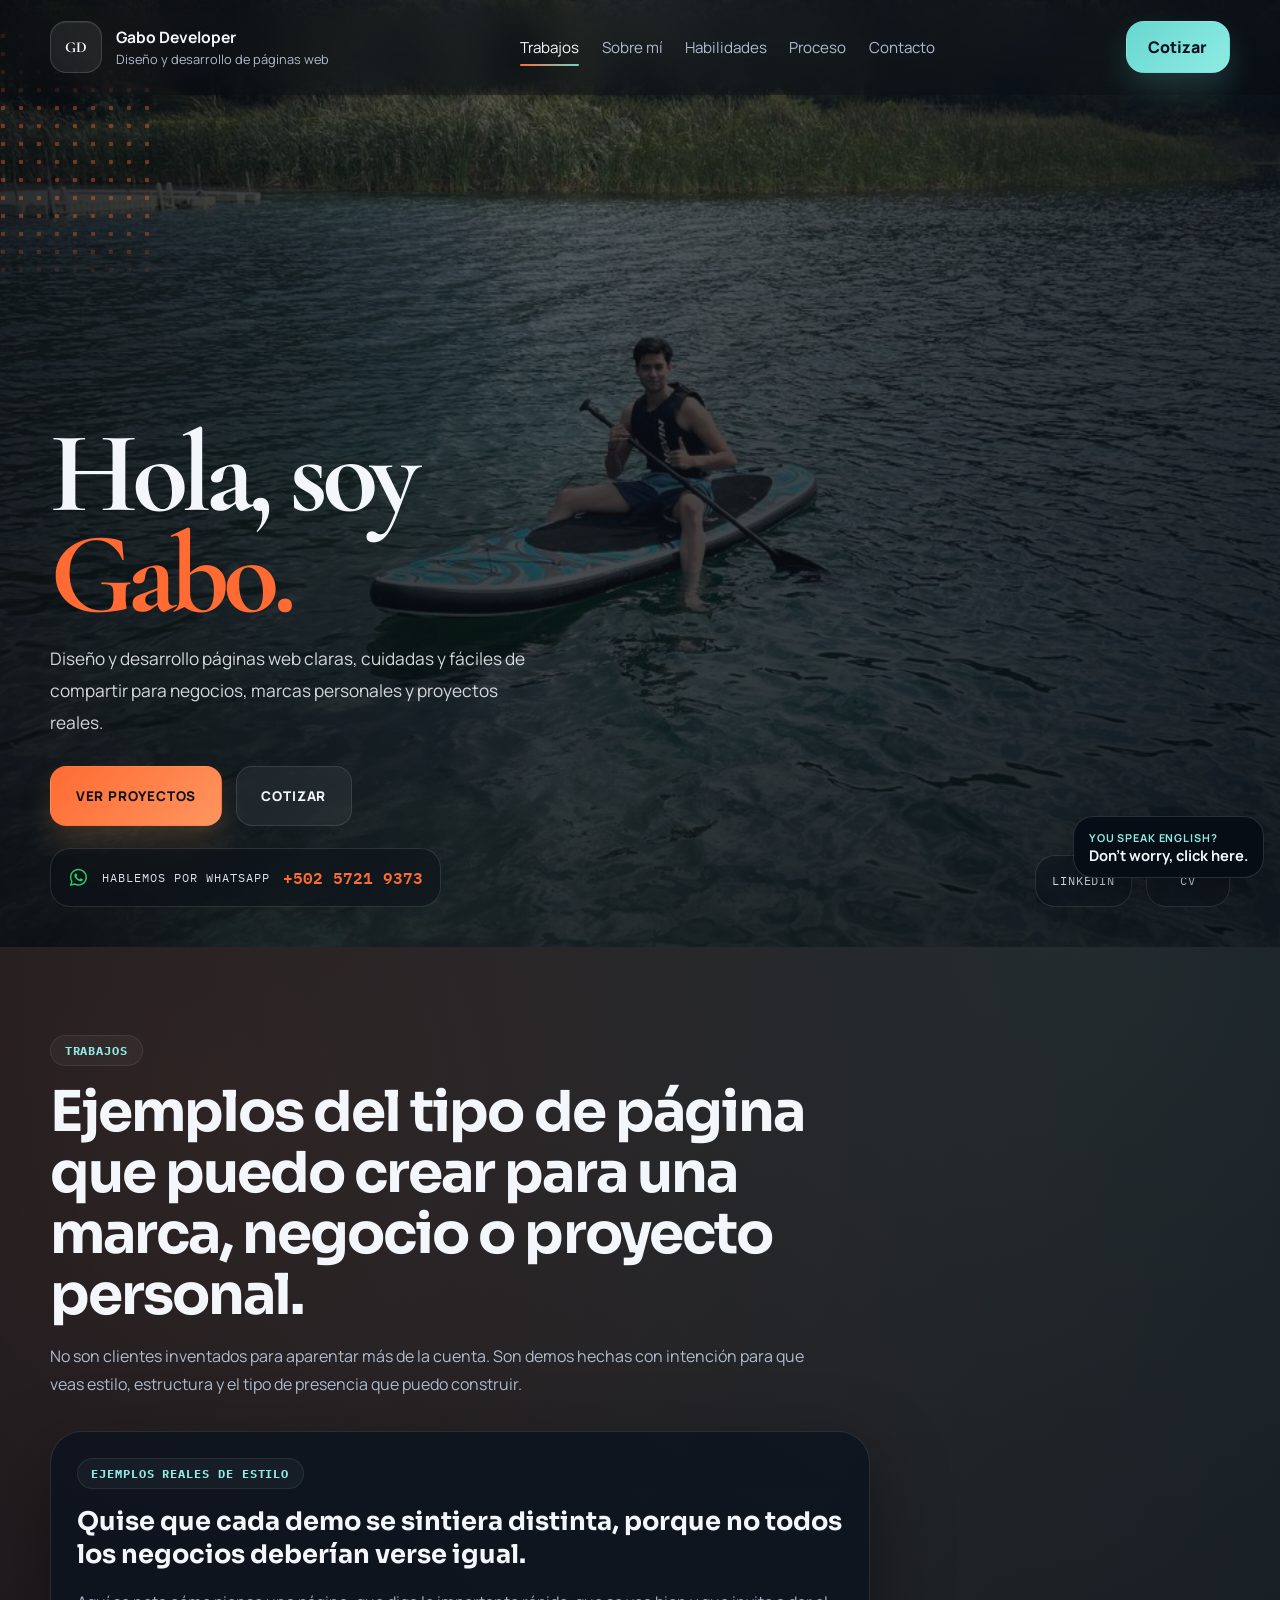
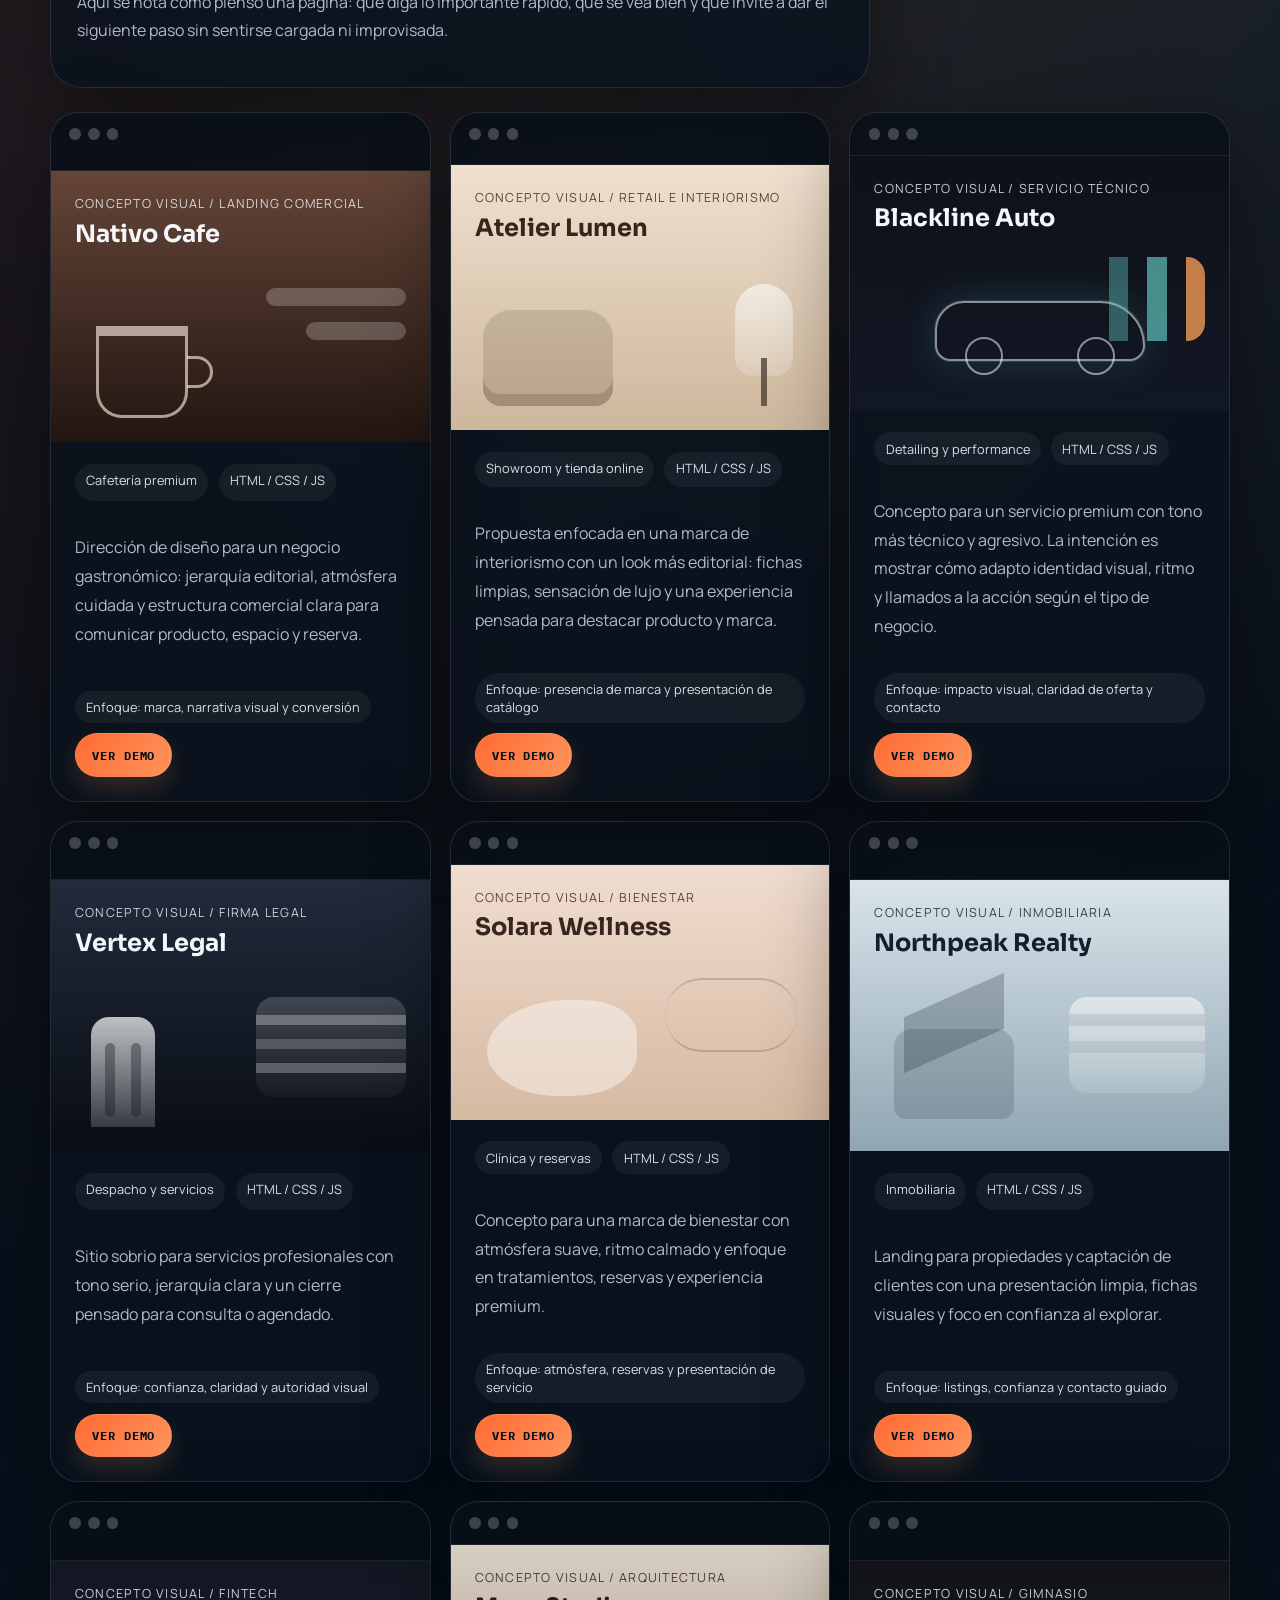
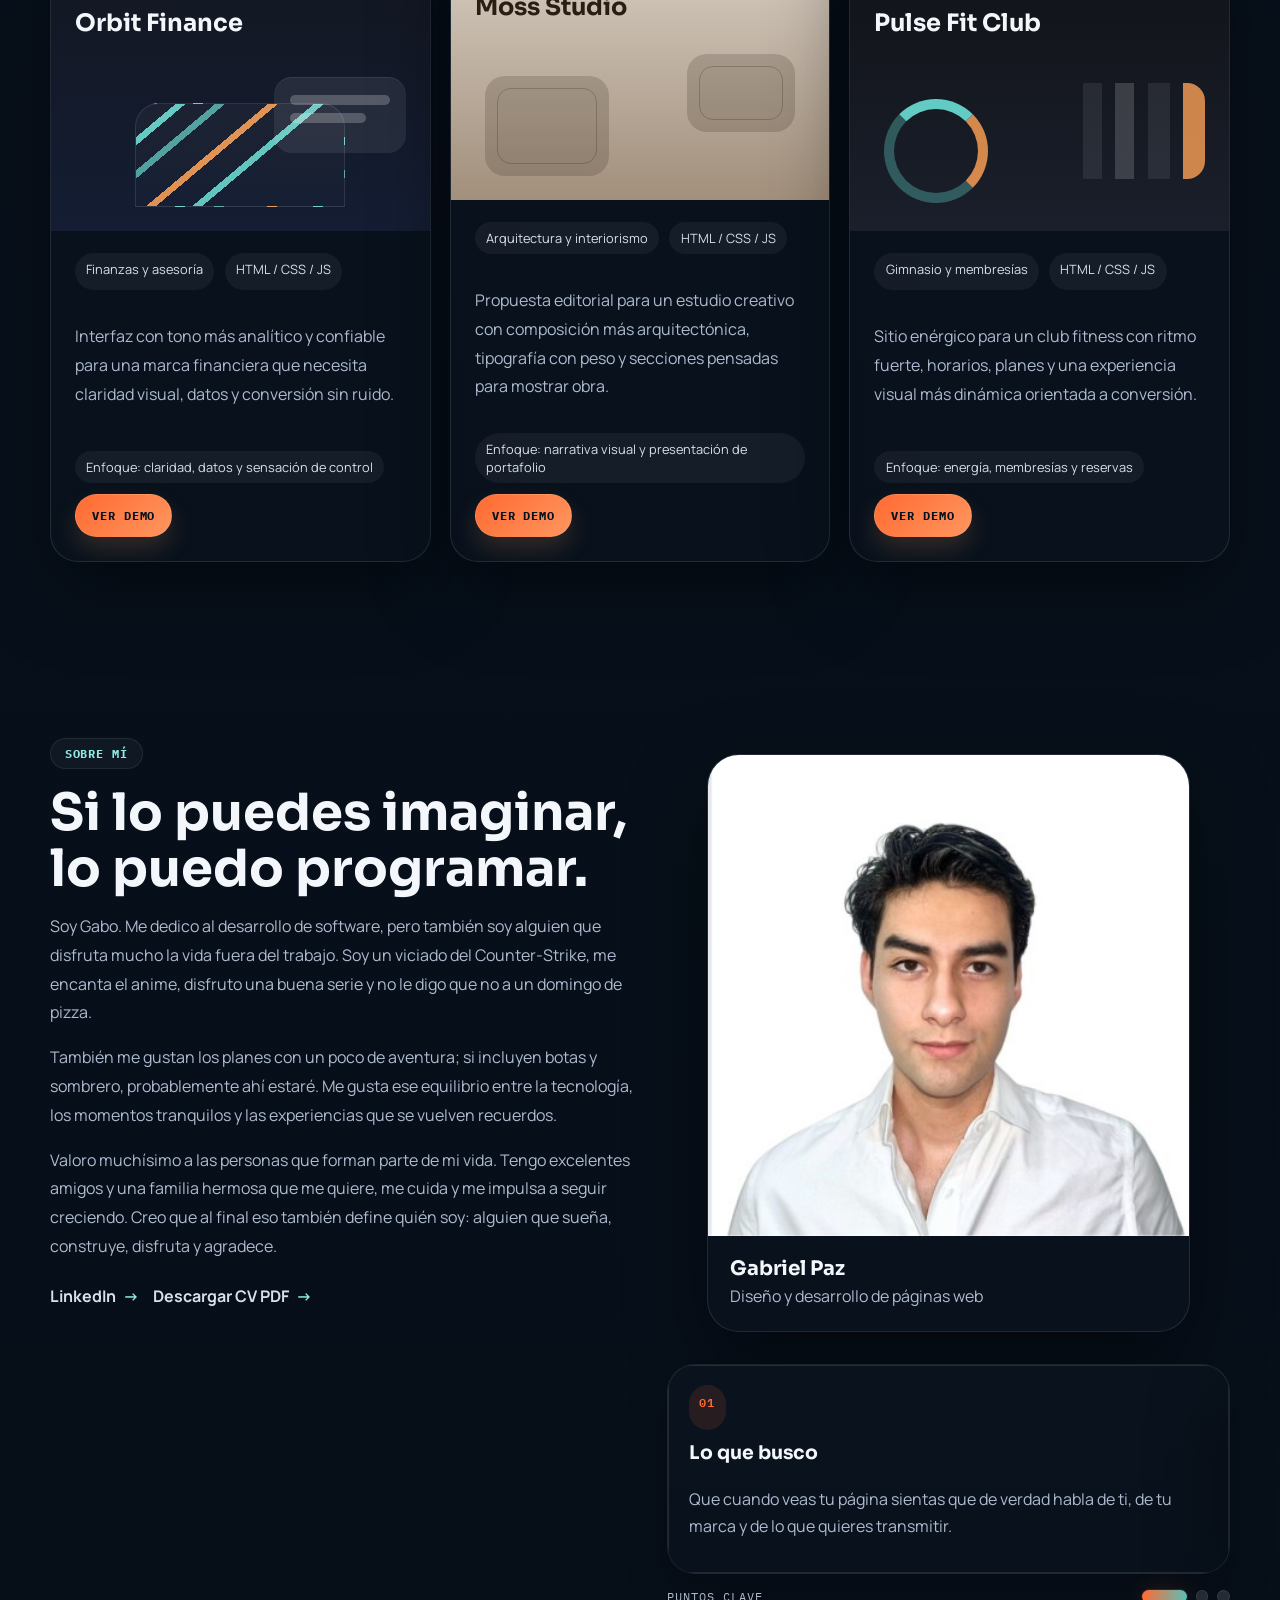
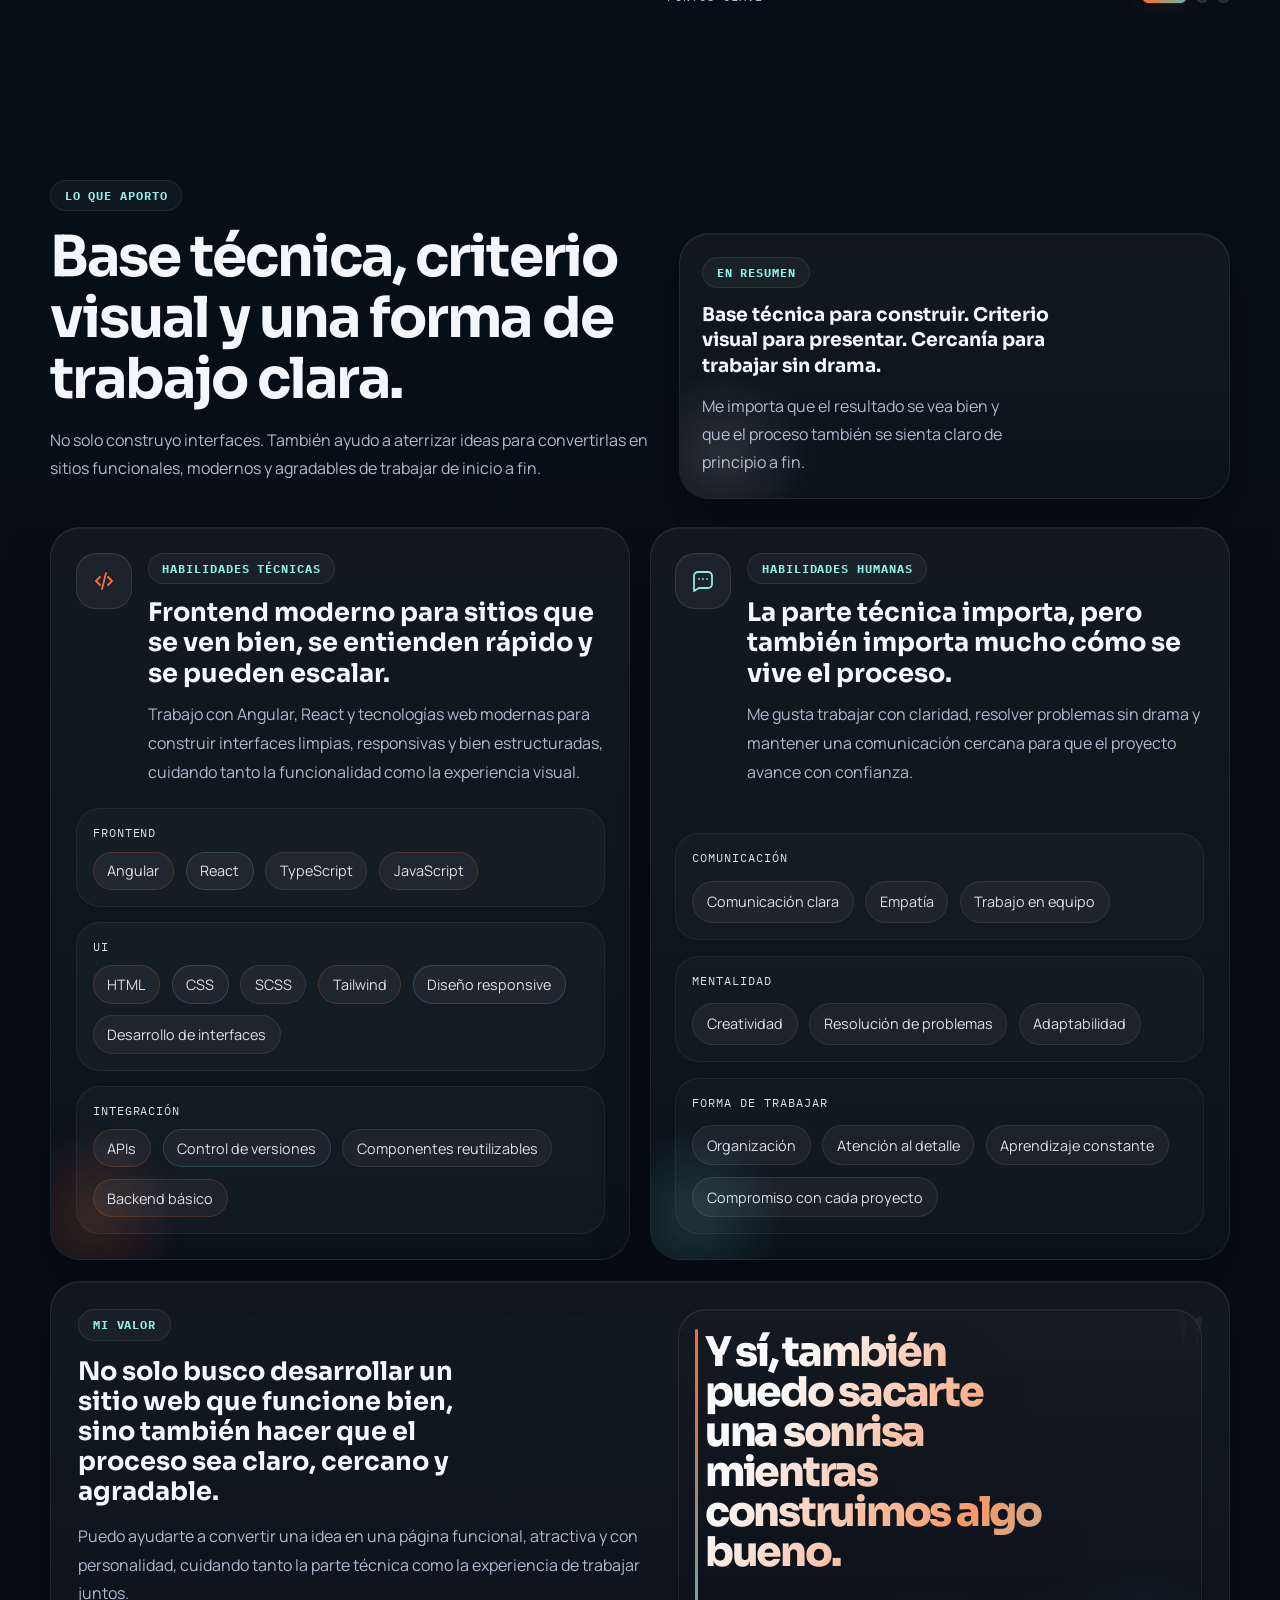
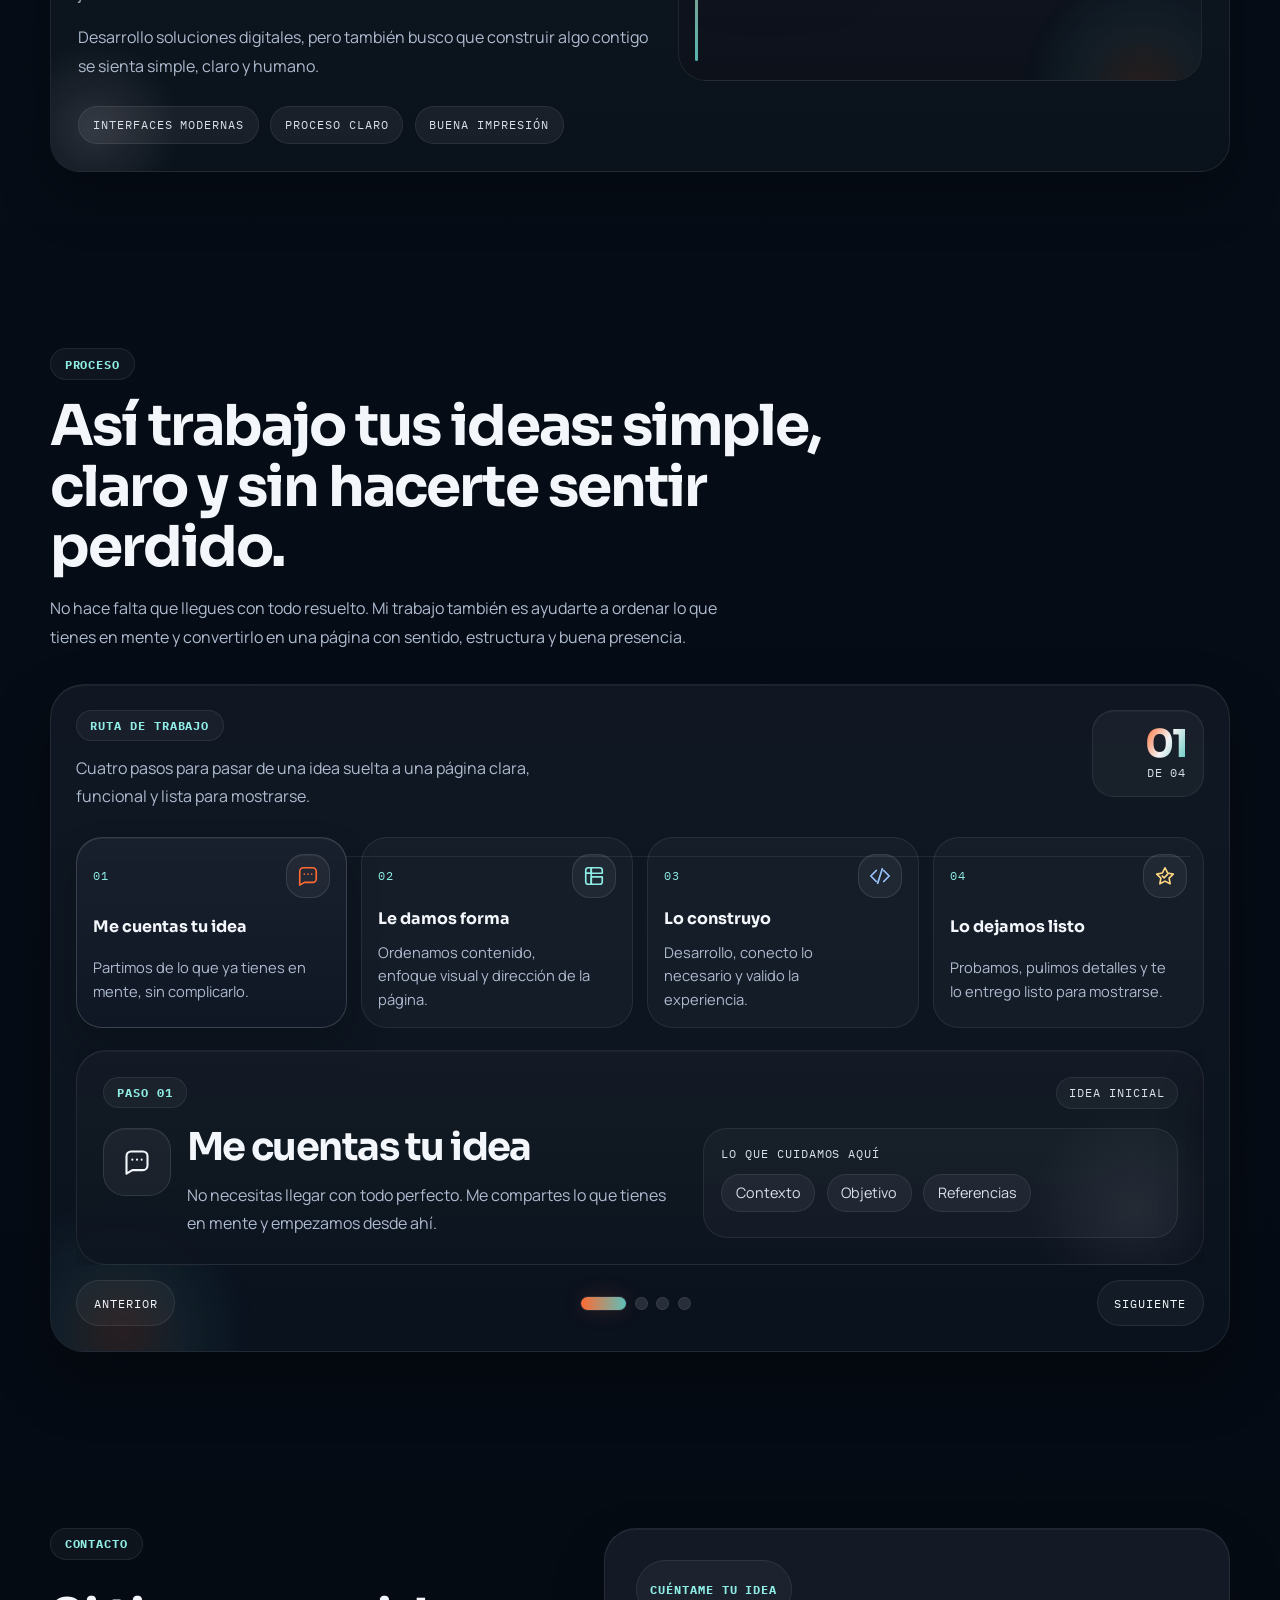
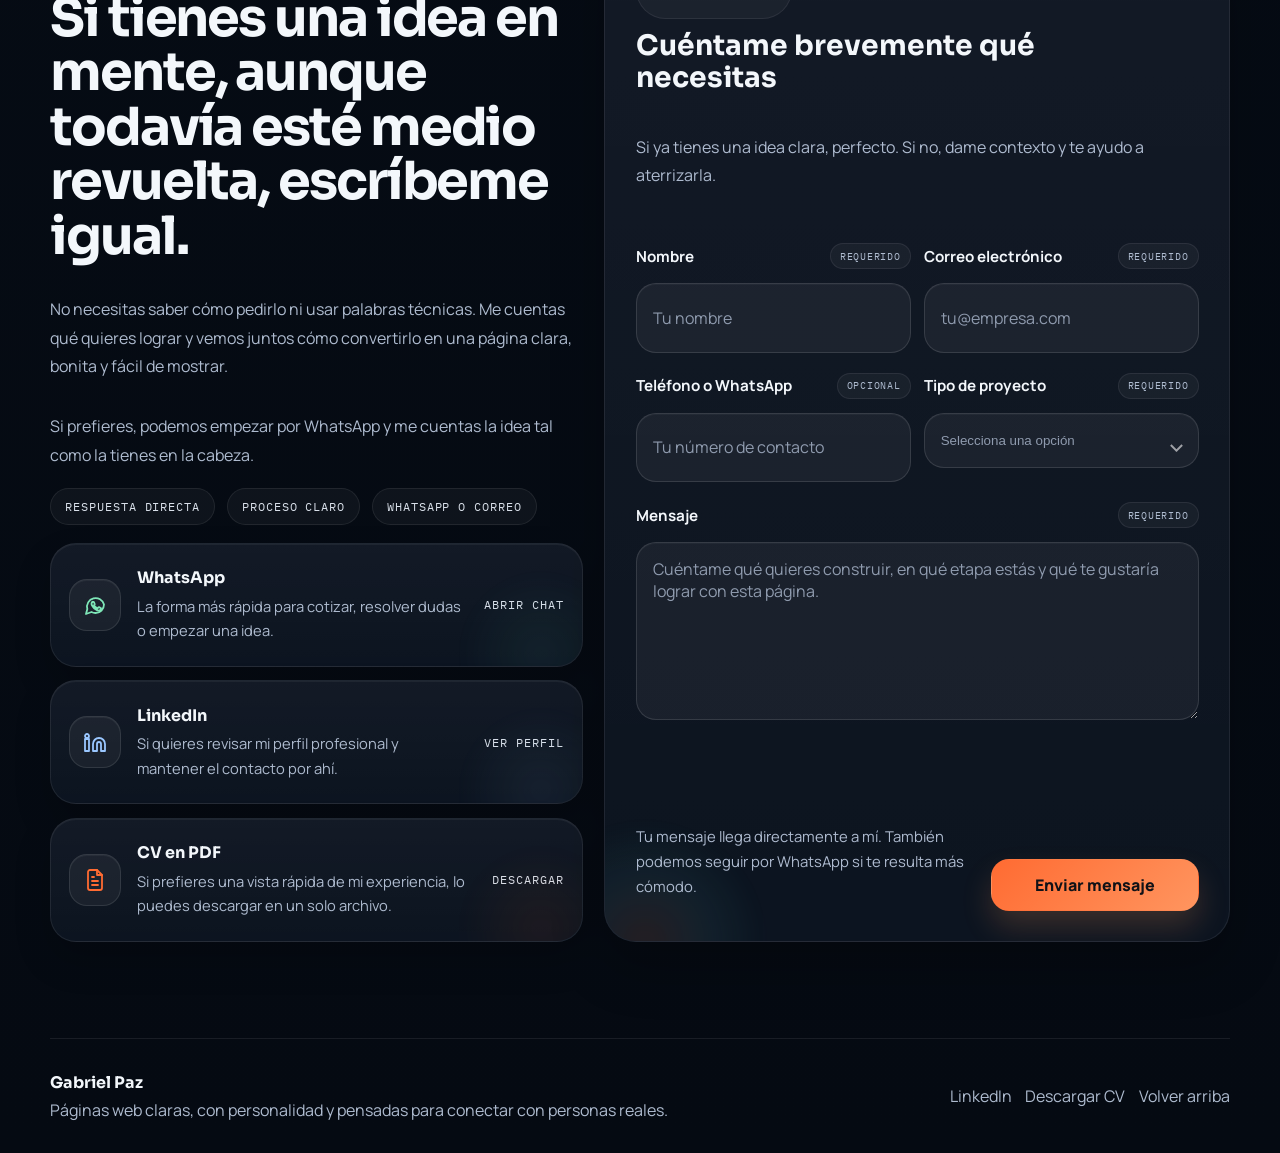
<file: index.html>
<!DOCTYPE html>
<html lang="es">
<head>
  <meta charset="UTF-8">
  <meta name="viewport" content="width=device-width, initial-scale=1.0">
  <meta
    name="description"
    content="Portafolio de Gabriel Paz. Desarrollo frontend con criterio visual, estructura clara y enfoque en productos web reales."
  >
  <title>Gabo Developer | Sitios web con personalidad</title>
  <link rel="preconnect" href="https://fonts.googleapis.com">
  <link rel="preconnect" href="https://fonts.gstatic.com" crossorigin>
  <link
    href="https://fonts.googleapis.com/css2?family=Cormorant+Garamond:wght@500;600;700&family=IBM+Plex+Mono:wght@400;500;600&family=Manrope:wght@400;500;600;700;800&family=Sora:wght@400;500;600;700;800&display=swap"
    rel="stylesheet"
  >
  <link rel="stylesheet" href="./styles/main.css">
  <script>
    (() => {
      const navigationEntry = performance.getEntriesByType?.("navigation")?.[0];
      const shouldResetScroll = !window.location.hash && navigationEntry?.type !== "back_forward";

      if (!shouldResetScroll) {
        return;
      }

      if ("scrollRestoration" in history) {
        history.scrollRestoration = "manual";
      }

      const resetScroll = () => {
        window.scrollTo({ top: 0, left: 0, behavior: "auto" });
      };

      resetScroll();
      window.addEventListener("pageshow", resetScroll, { once: true });
    })();
  </script>
</head>
<body>
  <div class="page-noise" aria-hidden="true"></div>
  <div class="progress-bar" aria-hidden="true"></div>

  <header class="site-header">
    <div class="container header-inner">
      <a class="brand" href="#inicio" aria-label="Ir al inicio">
        <span class="brand-mark">GD</span>
        <span class="brand-copy">
          <strong data-field="brandName">Gabo Developer</strong>
          <span data-field="role">Dise&ntilde;o y desarrollo de p&aacute;ginas web</span>
        </span>
      </a>

      <button class="nav-toggle" type="button" aria-expanded="false" aria-controls="site-nav" aria-label="Abrir men&uacute;">
        <span></span>
        <span></span>
      </button>

      <nav class="site-nav" id="site-nav" aria-label="Principal">
        <a href="#trabajos">Trabajos</a>
        <a href="#sobre-mi">Sobre m&iacute;</a>
        <a href="#habilidades">Habilidades</a>
        <a href="#proceso">Proceso</a>
        <a href="#contacto">Contacto</a>
      </nav>

      <a class="button button-quote header-cta" data-link="whatsapp" href="https://wa.me/50257219373" target="_blank" rel="noreferrer">
        Cotizar
      </a>
    </div>
  </header>

  <main>
    <section class="hero section" id="inicio">
      <div class="hero-backdrop" aria-hidden="true"></div>
      <div class="hero-overlay" aria-hidden="true"></div>
      <div class="hero-dots" aria-hidden="true"></div>

      <div class="container hero-grid">
        <div class="hero-copy" data-reveal>
          <h1>Hola, soy <span>Gabo.</span></h1>
          <p class="hero-text">
            Dise&ntilde;o y desarrollo p&aacute;ginas web claras, cuidadas y f&aacute;ciles de compartir para negocios, marcas personales
            y proyectos reales.
          </p>

          <div class="hero-actions">
            <a class="button" href="#trabajos">Ver proyectos</a>
            <a class="button button-secondary" data-link="whatsapp" href="https://wa.me/50257219373" target="_blank" rel="noreferrer">Cotizar</a>
          </div>
        </div>

        <div class="hero-visual" data-reveal>
          <div class="hero-note-stack">
            <button class="hero-note-card is-open" type="button" data-expand-card aria-expanded="true">
              <span class="panel-tag">Lo que cuido</span>
              <strong>Si se siente gen&eacute;rica, no est&aacute; lista</strong>
              <p>Me interesa que tu p&aacute;gina tenga orden, estilo y una vibra que s&iacute; se sienta tuya.</p>
            </button>

            <button class="hero-note-card" type="button" data-expand-card aria-expanded="false">
              <span class="panel-tag">C&oacute;mo trabajo</span>
              <strong>Hablo claro y explico simple</strong>
              <p>No me gusta esconderme detr&aacute;s de palabras raras. Prefiero que entiendas todo desde el inicio.</p>
            </button>

            <button class="hero-note-card" type="button" data-expand-card aria-expanded="false">
              <span class="panel-tag">Un poco de m&iacute;</span>
              <strong>Counter Strike, anime, playa y botas</strong>
              <p>Si me quieres ubicar r&aacute;pido fuera del trabajo, por ah&iacute; va mi estilo y mi energ&iacute;a.</p>
            </button>
          </div>
        </div>
      </div>

      <div class="container hero-bottom" data-reveal>
        <div class="hero-contact-mini">
          <span class="hero-contact-icon" aria-hidden="true">
            <svg viewBox="0 0 24 24" role="presentation" focusable="false">
              <path d="M19.05 4.94A9.77 9.77 0 0 0 12.09 2C6.67 2 2.26 6.4 2.26 11.82c0 1.74.46 3.43 1.32 4.93L2 22l5.41-1.52a9.8 9.8 0 0 0 4.68 1.19h.01c5.42 0 9.82-4.4 9.82-9.82A9.76 9.76 0 0 0 19.05 4.94Zm-6.96 15.07h-.01a8.13 8.13 0 0 1-4.14-1.13l-.3-.18-3.21.9.86-3.13-.2-.32a8.16 8.16 0 0 1-1.25-4.33c0-4.5 3.66-8.16 8.17-8.16a8.1 8.1 0 0 1 5.78 2.39 8.11 8.11 0 0 1 2.39 5.78c0 4.5-3.66 8.18-8.16 8.18Zm4.47-6.11c-.24-.12-1.41-.69-1.63-.77-.22-.08-.38-.12-.54.12-.16.24-.62.77-.76.93-.14.16-.28.18-.52.06-.24-.12-1-.37-1.91-1.18-.71-.63-1.19-1.41-1.33-1.65-.14-.24-.01-.37.11-.49.11-.11.24-.28.36-.42.12-.14.16-.24.24-.4.08-.16.04-.3-.02-.42-.06-.12-.54-1.3-.74-1.78-.2-.47-.4-.4-.54-.41h-.46c-.16 0-.42.06-.64.3-.22.24-.84.82-.84 2s.86 2.32.98 2.48c.12.16 1.68 2.56 4.08 3.59.57.25 1.02.39 1.37.5.58.18 1.1.15 1.51.09.46-.07 1.41-.58 1.61-1.14.2-.56.2-1.04.14-1.14-.06-.1-.22-.16-.46-.28Z"/>
            </svg>
          </span>
          <span class="hero-contact-label">Hablemos por WhatsApp</span>
          <a data-link="whatsapp" href="https://wa.me/50257219373" target="_blank" rel="noreferrer">+502 5721 9373</a>
        </div>

        <div class="hero-social-bar" aria-label="Perfiles profesionales">
          <a data-link="linkedin" href="https://www.linkedin.com/in/gabriel-paz-gapg/" target="_blank" rel="noreferrer">
            LinkedIn
          </a>
          <a data-link="cv" href="./Gabriel-Paz-CV.pdf" download="Gabriel-Paz-CV.pdf">
            CV
          </a>
        </div>
      </div>
    </section>

    <section class="works section" id="trabajos">
      <div class="container">
        <div class="section-heading" data-reveal>
          <span class="eyebrow">Trabajos</span>
          <h2>Ejemplos del tipo de p&aacute;gina que puedo crear para una marca, negocio o proyecto personal.</h2>
          <p>
            No son clientes inventados para aparentar m&aacute;s de la cuenta. Son demos hechas con intenci&oacute;n para que veas
            estilo, estructura y el tipo de presencia que puedo construir.
          </p>
        </div>

        <div class="works-overview">
          <article class="works-intro-card" data-reveal>
            <span class="panel-tag">Ejemplos reales de estilo</span>
            <h3>Quise que cada demo se sintiera distinta, porque no todos los negocios deber&iacute;an verse igual.</h3>
            <p>
              Aqu&iacute; se nota c&oacute;mo pienso una p&aacute;gina: que diga lo importante r&aacute;pido, que se vea bien y que invite a dar
              el siguiente paso sin sentirse cargada ni improvisada.
            </p>
          </article>

          <div class="project-grid">
            <a class="project-card project-card-cafe" data-reveal href="./demos/nativo-cafe/index.html">
              <div class="browser-chrome" aria-hidden="true">
                <span></span>
                <span></span>
                <span></span>
              </div>
              <div class="project-preview">
                <div class="preview-copy">
                  <span>Concepto visual / landing comercial</span>
                  <strong>Nativo Cafe</strong>
                </div>
                <div class="preview-ui preview-ui-cafe">
                  <div class="coffee-cup"></div>
                  <div class="menu-pill"></div>
                  <div class="menu-pill short"></div>
                </div>
              </div>
              <div class="project-meta">
                <div class="project-label-row">
                  <span>Cafeter&iacute;a premium</span>
                  <span>HTML / CSS / JS</span>
                </div>
                <p>
                  Direcci&oacute;n de dise&ntilde;o para un negocio gastron&oacute;mico: jerarqu&iacute;a editorial, atm&oacute;sfera cuidada y estructura
                  comercial clara para comunicar producto, espacio y reserva.
                </p>
                <div class="project-focus">
                  <span>Enfoque: marca, narrativa visual y conversi&oacute;n</span>
                  <span class="project-cta">VER DEMO</span>
                </div>
              </div>
            </a>

            <a class="project-card project-card-lumen" data-reveal href="./demos/atelier-lumen/index.html">
              <div class="browser-chrome" aria-hidden="true">
                <span></span>
                <span></span>
                <span></span>
              </div>
              <div class="project-preview">
                <div class="preview-copy">
                  <span>Concepto visual / retail e interiorismo</span>
                  <strong>Atelier Lumen</strong>
                </div>
                <div class="preview-ui preview-ui-lumen">
                  <div class="shape-lamp"></div>
                  <div class="shape-chair"></div>
                </div>
              </div>
              <div class="project-meta">
                <div class="project-label-row">
                  <span>Showroom y tienda online</span>
                  <span>HTML / CSS / JS</span>
                </div>
                <p>
                  Propuesta enfocada en una marca de interiorismo con un look m&aacute;s editorial: fichas limpias, sensaci&oacute;n de
                  lujo y una experiencia pensada para destacar producto y marca.
                </p>
                <div class="project-focus">
                  <span>Enfoque: presencia de marca y presentaci&oacute;n de cat&aacute;logo</span>
                  <span class="project-cta">VER DEMO</span>
                </div>
              </div>
            </a>

            <a class="project-card project-card-auto" data-reveal href="./demos/blackline-auto/index.html">
              <div class="browser-chrome" aria-hidden="true">
                <span></span>
                <span></span>
                <span></span>
              </div>
              <div class="project-preview">
                <div class="preview-copy">
                  <span>Concepto visual / servicio t&eacute;cnico</span>
                  <strong>Blackline Auto</strong>
                </div>
                <div class="preview-ui preview-ui-auto">
                  <div class="car-silhouette"></div>
                  <div class="signal-bars"></div>
                </div>
              </div>
              <div class="project-meta">
                <div class="project-label-row">
                  <span>Detailing y performance</span>
                  <span>HTML / CSS / JS</span>
                </div>
                <p>
                  Concepto para un servicio premium con tono m&aacute;s t&eacute;cnico y agresivo. La intenci&oacute;n es mostrar c&oacute;mo adapto
                  identidad visual, ritmo y llamados a la acci&oacute;n seg&uacute;n el tipo de negocio.
                </p>
                <div class="project-focus">
                  <span>Enfoque: impacto visual, claridad de oferta y contacto</span>
                  <span class="project-cta">VER DEMO</span>
                </div>
              </div>
            </a>

            <a class="project-card project-card-legal" data-reveal href="./demos/vertex-legal/index.html">
              <div class="browser-chrome" aria-hidden="true">
                <span></span>
                <span></span>
                <span></span>
              </div>
              <div class="project-preview">
                <div class="preview-copy">
                  <span>Concepto visual / firma legal</span>
                  <strong>Vertex Legal</strong>
                </div>
                <div class="preview-ui preview-ui-legal">
                  <div class="legal-column"></div>
                  <div class="legal-lines"></div>
                </div>
              </div>
              <div class="project-meta">
                <div class="project-label-row">
                  <span>Despacho y servicios</span>
                  <span>HTML / CSS / JS</span>
                </div>
                <p>
                  Sitio sobrio para servicios profesionales con tono serio, jerarqu&iacute;a clara y un cierre pensado para
                  consulta o agendado.
                </p>
                <div class="project-focus">
                  <span>Enfoque: confianza, claridad y autoridad visual</span>
                  <span class="project-cta">VER DEMO</span>
                </div>
              </div>
            </a>

            <a class="project-card project-card-wellness" data-reveal href="./demos/solara-wellness/index.html">
              <div class="browser-chrome" aria-hidden="true">
                <span></span>
                <span></span>
                <span></span>
              </div>
              <div class="project-preview">
                <div class="preview-copy">
                  <span>Concepto visual / bienestar</span>
                  <strong>Solara Wellness</strong>
                </div>
                <div class="preview-ui preview-ui-wellness">
                  <div class="wellness-stone"></div>
                  <div class="wellness-wave"></div>
                </div>
              </div>
              <div class="project-meta">
                <div class="project-label-row">
                  <span>Cl&iacute;nica y reservas</span>
                  <span>HTML / CSS / JS</span>
                </div>
                <p>
                  Concepto para una marca de bienestar con atm&oacute;sfera suave, ritmo calmado y enfoque en tratamientos,
                  reservas y experiencia premium.
                </p>
                <div class="project-focus">
                  <span>Enfoque: atm&oacute;sfera, reservas y presentaci&oacute;n de servicio</span>
                  <span class="project-cta">VER DEMO</span>
                </div>
              </div>
            </a>

            <a class="project-card project-card-realty" data-reveal href="./demos/northpeak-realty/index.html">
              <div class="browser-chrome" aria-hidden="true">
                <span></span>
                <span></span>
                <span></span>
              </div>
              <div class="project-preview">
                <div class="preview-copy">
                  <span>Concepto visual / inmobiliaria</span>
                  <strong>Northpeak Realty</strong>
                </div>
                <div class="preview-ui preview-ui-realty">
                  <div class="house-shape"></div>
                  <div class="realtor-card"></div>
                </div>
              </div>
              <div class="project-meta">
                <div class="project-label-row">
                  <span>Inmobiliaria</span>
                  <span>HTML / CSS / JS</span>
                </div>
                <p>
                  Landing para propiedades y captaci&oacute;n de clientes con una presentaci&oacute;n limpia, fichas visuales y foco
                  en confianza al explorar.
                </p>
                <div class="project-focus">
                  <span>Enfoque: listings, confianza y contacto guiado</span>
                  <span class="project-cta">VER DEMO</span>
                </div>
              </div>
            </a>

            <a class="project-card project-card-finance" data-reveal href="./demos/orbit-finance/index.html">
              <div class="browser-chrome" aria-hidden="true">
                <span></span>
                <span></span>
                <span></span>
              </div>
              <div class="project-preview">
                <div class="preview-copy">
                  <span>Concepto visual / fintech</span>
                  <strong>Orbit Finance</strong>
                </div>
                <div class="preview-ui preview-ui-finance">
                  <div class="finance-chart"></div>
                  <div class="finance-card"></div>
                </div>
              </div>
              <div class="project-meta">
                <div class="project-label-row">
                  <span>Finanzas y asesor&iacute;a</span>
                  <span>HTML / CSS / JS</span>
                </div>
                <p>
                  Interfaz con tono m&aacute;s anal&iacute;tico y confiable para una marca financiera que necesita claridad visual,
                  datos y conversi&oacute;n sin ruido.
                </p>
                <div class="project-focus">
                  <span>Enfoque: claridad, datos y sensaci&oacute;n de control</span>
                  <span class="project-cta">VER DEMO</span>
                </div>
              </div>
            </a>

            <a class="project-card project-card-studio" data-reveal href="./demos/moss-studio/index.html">
              <div class="browser-chrome" aria-hidden="true">
                <span></span>
                <span></span>
                <span></span>
              </div>
              <div class="project-preview">
                <div class="preview-copy">
                  <span>Concepto visual / arquitectura</span>
                  <strong>Moss Studio</strong>
                </div>
                <div class="preview-ui preview-ui-studio">
                  <div class="studio-block studio-block-a"></div>
                  <div class="studio-block studio-block-b"></div>
                </div>
              </div>
              <div class="project-meta">
                <div class="project-label-row">
                  <span>Arquitectura y interiorismo</span>
                  <span>HTML / CSS / JS</span>
                </div>
                <p>
                  Propuesta editorial para un estudio creativo con composici&oacute;n m&aacute;s arquitect&oacute;nica, tipograf&iacute;a con peso y
                  secciones pensadas para mostrar obra.
                </p>
                <div class="project-focus">
                  <span>Enfoque: narrativa visual y presentaci&oacute;n de portafolio</span>
                  <span class="project-cta">VER DEMO</span>
                </div>
              </div>
            </a>

            <a class="project-card project-card-fitness" data-reveal href="./demos/pulse-fit/index.html">
              <div class="browser-chrome" aria-hidden="true">
                <span></span>
                <span></span>
                <span></span>
              </div>
              <div class="project-preview">
                <div class="preview-copy">
                  <span>Concepto visual / gimnasio</span>
                  <strong>Pulse Fit Club</strong>
                </div>
                <div class="preview-ui preview-ui-fitness">
                  <div class="fitness-ring"></div>
                  <div class="fitness-bars"></div>
                </div>
              </div>
              <div class="project-meta">
                <div class="project-label-row">
                  <span>Gimnasio y membres&iacute;as</span>
                  <span>HTML / CSS / JS</span>
                </div>
                <p>
                  Sitio en&eacute;rgico para un club fitness con ritmo fuerte, horarios, planes y una experiencia visual m&aacute;s
                  din&aacute;mica orientada a conversi&oacute;n.
                </p>
                <div class="project-focus">
                  <span>Enfoque: energ&iacute;a, membres&iacute;as y reservas</span>
                  <span class="project-cta">VER DEMO</span>
                </div>
              </div>
            </a>
          </div>
        </div>
      </div>
    </section>

    <section class="about section" id="sobre-mi">
      <div class="container about-grid">
        <div class="about-copy" data-reveal>
          <span class="eyebrow">Sobre m&iacute;</span>
          <h2>Si lo puedes imaginar, lo puedo programar.</h2>
          <p>
            Soy Gabo. Me dedico al desarrollo de software, pero tambi&eacute;n soy alguien que disfruta mucho la vida fuera
            del trabajo. Soy un viciado del Counter-Strike, me encanta el anime, disfruto una buena serie y no le digo
            que no a un domingo de pizza.
          </p>
          <p>
            Tambi&eacute;n me gustan los planes con un poco de aventura; si incluyen botas y sombrero, probablemente ah&iacute;
            estar&eacute;. Me gusta ese equilibrio entre la tecnolog&iacute;a, los momentos tranquilos y las experiencias que se
            vuelven recuerdos.
          </p>
          <p>
            Valoro much&iacute;simo a las personas que forman parte de mi vida. Tengo excelentes amigos y una familia hermosa
            que me quiere, me cuida y me impulsa a seguir creciendo. Creo que al final eso tambi&eacute;n define qui&eacute;n soy:
            alguien que sue&ntilde;a, construye, disfruta y agradece.
          </p>

          <div class="about-links">
            <a class="inline-link" data-link="linkedin" href="https://www.linkedin.com/in/gabriel-paz-gapg/" target="_blank" rel="noreferrer">
              LinkedIn
            </a>
            <a class="inline-link" data-link="cv" href="./Gabriel-Paz-CV.pdf" download="Gabriel-Paz-CV.pdf">Descargar CV PDF</a>
          </div>
        </div>

        <div class="about-side" data-reveal>
          <figure class="portrait-card">
            <img src="./gabriel-foto.jpg" alt="Gabriel Paz">
            <figcaption>
              <strong data-field="name">Gabriel Paz</strong>
              <span data-field="role">Dise&ntilde;o y desarrollo de p&aacute;ginas web</span>
            </figcaption>
          </figure>

          <div class="about-points" data-about-carousel>
            <div class="about-carousel-viewport">
              <div class="about-track">
                <article class="about-point-card" data-about-slide>
                  <span class="about-point-index">01</span>
                  <strong>Lo que busco</strong>
                  <span>Que cuando veas tu p&aacute;gina sientas que de verdad habla de ti, de tu marca y de lo que quieres transmitir.</span>
                </article>
                <article class="about-point-card" data-about-slide>
                  <span class="about-point-index">02</span>
                  <strong>C&oacute;mo trabajo</strong>
                  <span>Me cuentas tu idea, la aterrizamos juntos y la transformamos en una p&aacute;gina clara, moderna y funcional.</span>
                </article>
                <article class="about-point-card" data-about-slide>
                  <span class="about-point-index">03</span>
                  <strong>Lo que valoro</strong>
                  <span>Dise&ntilde;os con personalidad, mensajes claros y sitios web hechos con intenci&oacute;n, no solo por salir del paso.</span>
                </article>
              </div>
            </div>

            <div class="about-carousel-meta">
              <span class="about-carousel-label">Puntos clave</span>
              <div class="about-carousel-dots" aria-label="Cambiar punto destacado">
                <button class="about-carousel-dot is-active" type="button" data-about-dot="0" aria-label="Ver lo que busco" aria-pressed="true"></button>
                <button class="about-carousel-dot" type="button" data-about-dot="1" aria-label="Ver c&oacute;mo trabajo" aria-pressed="false"></button>
                <button class="about-carousel-dot" type="button" data-about-dot="2" aria-label="Ver lo que valoro" aria-pressed="false"></button>
              </div>
            </div>
          </div>
        </div>
      </div>
    </section>

    <section class="skills section" id="habilidades">
      <div class="container">
        <div class="skills-hero">
          <div class="section-heading skills-heading" data-reveal>
            <span class="eyebrow">Lo que aporto</span>
            <h2>Base t&eacute;cnica, criterio visual y una forma de trabajo clara.</h2>
            <p>
              No solo construyo interfaces. Tambi&eacute;n ayudo a aterrizar ideas para convertirlas en sitios funcionales,
              modernos y agradables de trabajar de inicio a fin.
            </p>
          </div>

          <aside class="skills-intro-card" data-reveal>
            <span class="panel-tag">En resumen</span>
            <strong>Base t&eacute;cnica para construir. Criterio visual para presentar. Cercan&iacute;a para trabajar sin drama.</strong>
            <p>Me importa que el resultado se vea bien y que el proceso tambi&eacute;n se sienta claro de principio a fin.</p>
          </aside>
        </div>

        <div class="skills-grid">
          <article class="skills-card skills-card-tech" data-reveal>
            <div class="skills-card-top">
              <div class="skills-card-icon" aria-hidden="true">
                <svg viewBox="0 0 24 24" role="presentation" focusable="false">
                  <path d="M8 8 4 12l4 4"/>
                  <path d="m16 8 4 4-4 4"/>
                  <path d="m14 4-4 16"/>
                </svg>
              </div>
              <div class="skills-card-copy">
                <span class="panel-tag">Habilidades t&eacute;cnicas</span>
                <h3>Frontend moderno para sitios que se ven bien, se entienden r&aacute;pido y se pueden escalar.</h3>
                <p>
                  Trabajo con Angular, React y tecnolog&iacute;as web modernas para construir interfaces limpias, responsivas
                  y bien estructuradas, cuidando tanto la funcionalidad como la experiencia visual.
                </p>
              </div>
            </div>

            <div class="skills-clusters" aria-label="Habilidades t&eacute;cnicas">
              <section class="skills-cluster">
                <span class="skills-cluster-label">Frontend</span>
                <div class="skills-pills">
                  <span>Angular</span>
                  <span>React</span>
                  <span>TypeScript</span>
                  <span>JavaScript</span>
                </div>
              </section>

              <section class="skills-cluster">
                <span class="skills-cluster-label">UI</span>
                <div class="skills-pills">
                  <span>HTML</span>
                  <span>CSS</span>
                  <span>SCSS</span>
                  <span>Tailwind</span>
                  <span>Dise&ntilde;o responsive</span>
                  <span>Desarrollo de interfaces</span>
                </div>
              </section>

              <section class="skills-cluster">
                <span class="skills-cluster-label">Integraci&oacute;n</span>
                <div class="skills-pills">
                  <span>APIs</span>
                  <span>Control de versiones</span>
                  <span>Componentes reutilizables</span>
                  <span>Backend b&aacute;sico</span>
                </div>
              </section>
            </div>
          </article>

          <article class="skills-card skills-card-human" data-reveal>
            <div class="skills-card-top">
              <div class="skills-card-icon" aria-hidden="true">
                <svg viewBox="0 0 24 24" role="presentation" focusable="false">
                  <path d="M21 15a4 4 0 0 1-4 4H8l-5 3V7a4 4 0 0 1 4-4h10a4 4 0 0 1 4 4Z"/>
                  <path d="M8 10h.01"/>
                  <path d="M12 10h.01"/>
                  <path d="M16 10h.01"/>
                </svg>
              </div>
              <div class="skills-card-copy">
                <span class="panel-tag">Habilidades humanas</span>
                <h3>La parte t&eacute;cnica importa, pero tambi&eacute;n importa mucho c&oacute;mo se vive el proceso.</h3>
                <p>
                  Me gusta trabajar con claridad, resolver problemas sin drama y mantener una comunicaci&oacute;n cercana para
                  que el proyecto avance con confianza.
                </p>
              </div>
            </div>

            <div class="skills-clusters skills-clusters-soft" aria-label="Habilidades personales">
              <section class="skills-cluster">
                <span class="skills-cluster-label">Comunicaci&oacute;n</span>
                <div class="skills-pills">
                  <span>Comunicaci&oacute;n clara</span>
                  <span>Empat&iacute;a</span>
                  <span>Trabajo en equipo</span>
                </div>
              </section>

              <section class="skills-cluster">
                <span class="skills-cluster-label">Mentalidad</span>
                <div class="skills-pills">
                  <span>Creatividad</span>
                  <span>Resoluci&oacute;n de problemas</span>
                  <span>Adaptabilidad</span>
                </div>
              </section>

              <section class="skills-cluster">
                <span class="skills-cluster-label">Forma de trabajar</span>
                <div class="skills-pills">
                  <span>Organizaci&oacute;n</span>
                  <span>Atenci&oacute;n al detalle</span>
                  <span>Aprendizaje constante</span>
                  <span>Compromiso con cada proyecto</span>
                </div>
              </section>
            </div>
          </article>
        </div>

        <article class="skills-value" data-reveal>
          <div class="skills-value-mark" aria-hidden="true">"</div>
          <div class="skills-value-body">
            <span class="panel-tag">Mi valor</span>
            <h3>No solo busco desarrollar un sitio web que funcione bien, sino tambi&eacute;n hacer que el proceso sea claro, cercano y agradable.</h3>
            <p>
              Puedo ayudarte a convertir una idea en una p&aacute;gina funcional, atractiva y con personalidad, cuidando
              tanto la parte t&eacute;cnica como la experiencia de trabajar juntos.
            </p>
            <p>
              Desarrollo soluciones digitales, pero tambi&eacute;n busco que construir algo contigo se sienta simple, claro y
              humano.
            </p>
          </div>

          <blockquote class="skills-quote">
            <span class="skills-quote-text">Y s&iacute;, tambi&eacute;n puedo sacarte una sonrisa mientras construimos algo bueno.</span>
          </blockquote>

          <div class="skills-value-points">
            <span>Interfaces modernas</span>
            <span>Proceso claro</span>
            <span>Buena impresi&oacute;n</span>
          </div>
        </article>
      </div>
    </section>

    <section class="process section" id="proceso">
      <div class="container">
        <div class="section-heading process-heading" data-reveal>
          <span class="eyebrow">Proceso</span>
          <h2>As&iacute; trabajo tus ideas: simple, claro y sin hacerte sentir perdido.</h2>
          <p>
            No hace falta que llegues con todo resuelto. Mi trabajo tambi&eacute;n es ayudarte a ordenar lo que tienes en
            mente y convertirlo en una p&aacute;gina con sentido, estructura y buena presencia.
          </p>
        </div>

        <div class="process-flow" data-process-flow data-reveal>
          <div class="process-flow-head">
            <div class="process-flow-copy">
              <span class="panel-tag">Ruta de trabajo</span>
              <p>Cuatro pasos para pasar de una idea suelta a una p&aacute;gina clara, funcional y lista para mostrarse.</p>
              <span class="process-mobile-hint">Toca un paso o desliza el panel</span>
            </div>

            <div class="process-flow-status" aria-live="polite">
              <strong data-process-current>01</strong>
              <span>de 04</span>
            </div>
          </div>

          <div class="process-stepper">
            <div class="process-progress" aria-hidden="true">
              <span class="process-progress-fill"></span>
            </div>

            <div class="process-step-grid" role="tablist" aria-label="Pasos del proceso">
              <button
                class="process-step is-active"
                type="button"
                role="tab"
                id="process-step-1"
                aria-controls="process-panel-1"
                aria-selected="true"
                tabindex="0"
                data-process-trigger="0"
              >
                <span class="process-step-top">
                  <span class="process-step-index">01</span>
                  <span class="process-step-icon" aria-hidden="true">
                    <svg viewBox="0 0 24 24" role="presentation" focusable="false">
                      <path d="M21 15a4 4 0 0 1-4 4H8l-5 3V7a4 4 0 0 1 4-4h10a4 4 0 0 1 4 4Z"/>
                      <path d="M8 10h.01"/>
                      <path d="M12 10h.01"/>
                      <path d="M16 10h.01"/>
                    </svg>
                  </span>
                </span>
                <strong>Me cuentas tu idea</strong>
                <span class="process-step-description">Partimos de lo que ya tienes en mente, sin complicarlo.</span>
              </button>

              <button
                class="process-step"
                type="button"
                role="tab"
                id="process-step-2"
                aria-controls="process-panel-2"
                aria-selected="false"
                tabindex="-1"
                data-process-trigger="1"
              >
                <span class="process-step-top">
                  <span class="process-step-index">02</span>
                  <span class="process-step-icon" aria-hidden="true">
                    <svg viewBox="0 0 24 24" role="presentation" focusable="false">
                      <path d="M3 5.5A2.5 2.5 0 0 1 5.5 3H9v6H3Z"/>
                      <path d="M9 3h9.5A2.5 2.5 0 0 1 21 5.5V9H9Z"/>
                      <path d="M3 9h6v12H5.5A2.5 2.5 0 0 1 3 18.5Z"/>
                      <path d="M9 13h12v5.5a2.5 2.5 0 0 1-2.5 2.5H9Z"/>
                    </svg>
                  </span>
                </span>
                <strong>Le damos forma</strong>
                <span class="process-step-description">Ordenamos contenido, enfoque visual y direcci&oacute;n de la p&aacute;gina.</span>
              </button>

              <button
                class="process-step"
                type="button"
                role="tab"
                id="process-step-3"
                aria-controls="process-panel-3"
                aria-selected="false"
                tabindex="-1"
                data-process-trigger="2"
              >
                <span class="process-step-top">
                  <span class="process-step-index">03</span>
                  <span class="process-step-icon" aria-hidden="true">
                    <svg viewBox="0 0 24 24" role="presentation" focusable="false">
                      <path d="m16 18 6-6-6-6"/>
                      <path d="m8 6-6 6 6 6"/>
                      <path d="m14.5 4-5 16"/>
                    </svg>
                  </span>
                </span>
                <strong>Lo construyo</strong>
                <span class="process-step-description">Desarrollo, conecto lo necesario y valido la experiencia.</span>
              </button>

              <button
                class="process-step"
                type="button"
                role="tab"
                id="process-step-4"
                aria-controls="process-panel-4"
                aria-selected="false"
                tabindex="-1"
                data-process-trigger="3"
              >
                <span class="process-step-top">
                  <span class="process-step-index">04</span>
                  <span class="process-step-icon" aria-hidden="true">
                    <svg viewBox="0 0 24 24" role="presentation" focusable="false">
                      <path d="M12 3l2.8 5.7L21 10l-4.5 4.4 1.1 6.1L12 17.6 6.4 20.5l1.1-6.1L3 10l6.2-1.3Z"/>
                      <path d="m9 12 2 2 4-4"/>
                    </svg>
                  </span>
                </span>
                <strong>Lo dejamos listo</strong>
                <span class="process-step-description">Probamos, pulimos detalles y te lo entrego listo para mostrarse.</span>
              </button>
            </div>
          </div>

          <div class="process-stage">
            <div class="process-stage-window">
              <div class="process-stage-track">
                <article
                  class="process-panel is-active"
                  role="tabpanel"
                  id="process-panel-1"
                  aria-labelledby="process-step-1"
                  aria-hidden="false"
                  data-process-panel="0"
                >
                  <div class="process-panel-top">
                    <span class="panel-tag">Paso 01</span>
                    <span class="process-panel-state">Idea inicial</span>
                  </div>

                  <div class="process-panel-layout">
                    <div class="process-panel-main">
                      <div class="process-panel-icon" aria-hidden="true">
                        <svg viewBox="0 0 24 24" role="presentation" focusable="false">
                          <path d="M21 15a4 4 0 0 1-4 4H8l-5 3V7a4 4 0 0 1 4-4h10a4 4 0 0 1 4 4Z"/>
                          <path d="M8 10h.01"/>
                          <path d="M12 10h.01"/>
                          <path d="M16 10h.01"/>
                        </svg>
                      </div>

                      <div class="process-panel-copy">
                        <h3>Me cuentas tu idea</h3>
                        <p>
                          No necesitas llegar con todo perfecto. Me compartes lo que tienes en mente y empezamos desde
                          ah&iacute;.
                        </p>
                      </div>
                    </div>

                    <aside class="process-panel-aside">
                      <span class="process-aside-label">Lo que cuidamos aqu&iacute;</span>
                      <div class="process-panel-points">
                        <span>Contexto</span>
                        <span>Objetivo</span>
                        <span>Referencias</span>
                      </div>
                    </aside>
                  </div>
                </article>

                <article
                  class="process-panel"
                  role="tabpanel"
                  id="process-panel-2"
                  aria-labelledby="process-step-2"
                  aria-hidden="true"
                  data-process-panel="1"
                >
                  <div class="process-panel-top">
                    <span class="panel-tag">Paso 02</span>
                    <span class="process-panel-state">Direcci&oacute;n visual</span>
                  </div>

                  <div class="process-panel-layout">
                    <div class="process-panel-main">
                      <div class="process-panel-icon" aria-hidden="true">
                        <svg viewBox="0 0 24 24" role="presentation" focusable="false">
                          <path d="M3 5.5A2.5 2.5 0 0 1 5.5 3H9v6H3Z"/>
                          <path d="M9 3h9.5A2.5 2.5 0 0 1 21 5.5V9H9Z"/>
                          <path d="M3 9h6v12H5.5A2.5 2.5 0 0 1 3 18.5Z"/>
                          <path d="M9 13h12v5.5a2.5 2.5 0 0 1-2.5 2.5H9Z"/>
                        </svg>
                      </div>

                      <div class="process-panel-copy">
                        <h3>Le damos forma</h3>
                        <p>
                          Ordenamos el contenido, definimos el enfoque visual y trazamos una direcci&oacute;n clara para la
                          p&aacute;gina.
                        </p>
                      </div>
                    </div>

                    <aside class="process-panel-aside">
                      <span class="process-aside-label">Lo que cuidamos aqu&iacute;</span>
                      <div class="process-panel-points">
                        <span>Estructura</span>
                        <span>Jerarqu&iacute;a</span>
                        <span>Estilo</span>
                      </div>
                    </aside>
                  </div>
                </article>

                <article
                  class="process-panel"
                  role="tabpanel"
                  id="process-panel-3"
                  aria-labelledby="process-step-3"
                  aria-hidden="true"
                  data-process-panel="2"
                >
                  <div class="process-panel-top">
                    <span class="panel-tag">Paso 03</span>
                    <span class="process-panel-state">Construcci&oacute;n</span>
                  </div>

                  <div class="process-panel-layout">
                    <div class="process-panel-main">
                      <div class="process-panel-icon" aria-hidden="true">
                        <svg viewBox="0 0 24 24" role="presentation" focusable="false">
                          <path d="m16 18 6-6-6-6"/>
                          <path d="m8 6-6 6 6 6"/>
                          <path d="m14.5 4-5 16"/>
                        </svg>
                      </div>

                      <div class="process-panel-copy">
                        <h3>Lo construyo</h3>
                        <p>
                          Desarrollo la web, conecto lo necesario y reviso que la experiencia funcione bien en todos
                          lados.
                        </p>
                      </div>
                    </div>

                    <aside class="process-panel-aside">
                      <span class="process-aside-label">Lo que cuidamos aqu&iacute;</span>
                      <div class="process-panel-points">
                        <span>Desarrollo</span>
                        <span>Responsive</span>
                        <span>Integraciones</span>
                      </div>
                    </aside>
                  </div>
                </article>

                <article
                  class="process-panel"
                  role="tabpanel"
                  id="process-panel-4"
                  aria-labelledby="process-step-4"
                  aria-hidden="true"
                  data-process-panel="3"
                >
                  <div class="process-panel-top">
                    <span class="panel-tag">Paso 04</span>
                    <span class="process-panel-state">Entrega final</span>
                  </div>

                  <div class="process-panel-layout">
                    <div class="process-panel-main">
                      <div class="process-panel-icon" aria-hidden="true">
                        <svg viewBox="0 0 24 24" role="presentation" focusable="false">
                          <path d="M12 3l2.8 5.7L21 10l-4.5 4.4 1.1 6.1L12 17.6 6.4 20.5l1.1-6.1L3 10l6.2-1.3Z"/>
                          <path d="m9 12 2 2 4-4"/>
                        </svg>
                      </div>

                      <div class="process-panel-copy">
                        <h3>Lo dejamos listo</h3>
                        <p>
                          Probamos, ajustamos detalles y te entrego un resultado pulido, funcional y listo para
                          mostrarse.
                        </p>
                      </div>
                    </div>

                    <aside class="process-panel-aside">
                      <span class="process-aside-label">Lo que cuidamos aqu&iacute;</span>
                      <div class="process-panel-points">
                        <span>Revisi&oacute;n</span>
                        <span>Ajustes</span>
                        <span>Entrega</span>
                      </div>
                    </aside>
                  </div>
                </article>
              </div>
            </div>

            <div class="process-controls">
              <button class="process-control" type="button" data-process-prev aria-label="Ver paso anterior">Anterior</button>

              <div class="process-dots" aria-label="Cambiar paso del proceso">
                <button class="process-dot is-active" type="button" data-process-dot="0" aria-label="Ver paso 1" aria-pressed="true"></button>
                <button class="process-dot" type="button" data-process-dot="1" aria-label="Ver paso 2" aria-pressed="false"></button>
                <button class="process-dot" type="button" data-process-dot="2" aria-label="Ver paso 3" aria-pressed="false"></button>
                <button class="process-dot" type="button" data-process-dot="3" aria-label="Ver paso 4" aria-pressed="false"></button>
              </div>

              <button class="process-control" type="button" data-process-next aria-label="Ver paso siguiente">Siguiente</button>
            </div>
          </div>
        </div>
      </div>
    </section>

    <section class="contact-section section" id="contacto">
      <div class="container contact-grid">
        <div class="contact-copy" data-reveal>
          <div class="contact-copy-top">
            <span class="eyebrow">Contacto</span>
            <h2>Si tienes una idea en mente, aunque todav&iacute;a est&eacute; medio revuelta, escr&iacute;beme igual.</h2>
            <p>
              No necesitas saber c&oacute;mo pedirlo ni usar palabras t&eacute;cnicas. Me cuentas qu&eacute; quieres lograr y
              vemos juntos c&oacute;mo convertirlo en una p&aacute;gina clara, bonita y f&aacute;cil de mostrar.
            </p>
            <p class="contact-trust">
              Si prefieres, podemos empezar por WhatsApp y me cuentas la idea tal como la tienes en la cabeza.
            </p>
          </div>

          <div class="contact-signals" aria-label="Lo que puedes esperar">
            <span>Respuesta directa</span>
            <span>Proceso claro</span>
            <span>WhatsApp o correo</span>
          </div>

          <div class="contact-shortcuts">
            <a class="contact-shortcut contact-shortcut-whatsapp" data-link="whatsapp" href="https://wa.me/50257219373" target="_blank" rel="noreferrer">
              <span class="contact-icon" aria-hidden="true">
                <svg viewBox="0 0 24 24" role="presentation" focusable="false">
                  <path d="M21 11.5a8.5 8.5 0 0 1-8.5 8.5 8.4 8.4 0 0 1-4-.98L3 21l1.32-5.07A8.5 8.5 0 1 1 21 11.5Z"/>
                  <path d="M9.3 9.4c.22-.48.46-.49.67-.5h.57c.14 0 .34.05.52.46.18.42.61 1.45.66 1.55.06.1.1.23.02.37-.08.14-.12.23-.24.35-.12.12-.25.27-.35.36-.12.1-.24.21-.1.4.14.18.62 1.02 1.33 1.65.91.81 1.67 1.06 1.9 1.18.23.11.36.1.49-.06.13-.16.56-.65.71-.87.15-.22.3-.18.51-.11.21.08 1.35.64 1.58.76.23.12.38.17.43.27.05.1.05.6-.14 1.17-.19.56-1.11 1.08-1.52 1.13-.41.05-.93.08-1.5-.11-.34-.11-.78-.25-1.35-.5-2.37-1.03-3.92-3.56-4.03-3.73-.11-.17-.96-1.28-.96-2.45 0-1.16.61-1.73.83-1.97Z"/>
                </svg>
              </span>
              <div class="contact-shortcut-copy">
                <strong>WhatsApp</strong>
                <span>La forma m&aacute;s r&aacute;pida para cotizar, resolver dudas o empezar una idea.</span>
              </div>
              <span class="contact-shortcut-action">Abrir chat</span>
            </a>

            <a class="contact-shortcut contact-shortcut-linkedin" data-link="linkedin" href="https://www.linkedin.com/in/gabriel-paz-gapg/" target="_blank" rel="noreferrer">
              <span class="contact-icon" aria-hidden="true">
                <svg viewBox="0 0 24 24" role="presentation" focusable="false">
                  <path d="M16 8a6 6 0 0 1 6 6v7h-4v-7a2 2 0 1 0-4 0v7h-4v-7a6 6 0 0 1 6-6Z"/>
                  <path d="M2 9h4v12H2z"/>
                  <path d="M4 4a2 2 0 1 1 0 4 2 2 0 0 1 0-4Z"/>
                </svg>
              </span>
              <div class="contact-shortcut-copy">
                <strong>LinkedIn</strong>
                <span>Si quieres revisar mi perfil profesional y mantener el contacto por ah&iacute;.</span>
              </div>
              <span class="contact-shortcut-action">Ver perfil</span>
            </a>

            <a class="contact-shortcut contact-shortcut-wide contact-shortcut-cv" data-link="cv" href="./Gabriel-Paz-CV.pdf" download="Gabriel-Paz-CV.pdf">
              <span class="contact-icon" aria-hidden="true">
                <svg viewBox="0 0 24 24" role="presentation" focusable="false">
                  <path d="M14 2H7a2 2 0 0 0-2 2v16a2 2 0 0 0 2 2h10a2 2 0 0 0 2-2V7Z"/>
                  <path d="M14 2v5h5"/>
                  <path d="M9 13h6"/>
                  <path d="M9 17h6"/>
                  <path d="M9 9h2"/>
                </svg>
              </span>
              <div class="contact-shortcut-copy">
                <strong>CV en PDF</strong>
                <span>Si prefieres una vista r&aacute;pida de mi experiencia, lo puedes descargar en un solo archivo.</span>
              </div>
              <span class="contact-shortcut-action">Descargar</span>
            </a>
          </div>
        </div>

        <form class="contact-form" data-reveal novalidate>
          <div class="form-header">
            <span class="panel-tag">Cu&eacute;ntame tu idea</span>
            <h3>Cu&eacute;ntame brevemente qu&eacute; necesitas</h3>
            <p>Si ya tienes una idea clara, perfecto. Si no, dame contexto y te ayudo a aterrizarla.</p>
          </div>

          <div class="form-grid">
            <label class="field field-half" data-form-field="name">
              <span class="field-head">
                <span>Nombre</span>
                <span class="field-state">Requerido</span>
              </span>
              <input
                type="text"
                name="name"
                autocomplete="name"
                placeholder="Tu nombre"
                minlength="2"
                aria-describedby="contact-error-name"
                required
              >
              <span class="field-error" id="contact-error-name" aria-live="polite"></span>
            </label>

            <label class="field field-half" data-form-field="email">
              <span class="field-head">
                <span>Correo electr&oacute;nico</span>
                <span class="field-state">Requerido</span>
              </span>
              <input
                type="email"
                name="email"
                inputmode="email"
                autocomplete="email"
                placeholder="tu@empresa.com"
                aria-describedby="contact-error-email"
                required
              >
              <span class="field-error" id="contact-error-email" aria-live="polite"></span>
            </label>

            <label class="field field-half" data-form-field="phone">
              <span class="field-head">
                <span>Tel&eacute;fono o WhatsApp</span>
                <span class="field-state">Opcional</span>
              </span>
              <input
                type="tel"
                name="phone"
                inputmode="tel"
                autocomplete="tel"
                placeholder="Tu n&uacute;mero de contacto"
                aria-describedby="contact-error-phone"
              >
              <span class="field-error" id="contact-error-phone" aria-live="polite"></span>
            </label>

            <label class="field field-half" data-form-field="project">
              <span class="field-head">
                <span>Tipo de proyecto</span>
                <span class="field-state">Requerido</span>
              </span>
              <span class="select-wrap">
                <select name="project" aria-describedby="contact-error-project" required>
                  <option value="">Selecciona una opci&oacute;n</option>
                  <option value="Landing page">Landing page</option>
                  <option value="Sitio web corporativo">Sitio web corporativo</option>
                  <option value="Portafolio">Portafolio</option>
                  <option value="Tienda online">Tienda online</option>
                  <option value="Dashboard / sistema">Dashboard / sistema</option>
                  <option value="Redise&ntilde;o web">Redise&ntilde;o web</option>
                  <option value="A&uacute;n no estoy seguro">A&uacute;n no estoy seguro</option>
                </select>
              </span>
              <span class="field-error" id="contact-error-project" aria-live="polite"></span>
            </label>

            <label class="field field-full message-field" data-form-field="message">
              <span class="field-head">
                <span>Mensaje</span>
                <span class="field-state">Requerido</span>
              </span>
              <textarea
                name="message"
                rows="6"
                minlength="20"
                placeholder="Cu&eacute;ntame qu&eacute; quieres construir, en qu&eacute; etapa est&aacute;s y qu&eacute; te gustar&iacute;a lograr con esta p&aacute;gina."
                aria-describedby="contact-error-message"
                required
              ></textarea>
              <span class="field-error" id="contact-error-message" aria-live="polite"></span>
            </label>
          </div>

          <div class="form-footer">
            <div class="form-support">
              <p class="form-note">
                Tu mensaje llega directamente a m&iacute;. Tambi&eacute;n podemos seguir por WhatsApp si te resulta m&aacute;s c&oacute;modo.
              </p>
              <p class="form-status" aria-live="polite"></p>
            </div>
            <button class="button submit-button" type="submit">Enviar mensaje</button>
          </div>
        </form>
      </div>
    </section>
  </main>

  <footer class="site-footer">
    <div class="container footer-inner">
      <div>
        <strong data-field="name">Gabriel Paz</strong>
        <p>P&aacute;ginas web claras, con personalidad y pensadas para conectar con personas reales.</p>
      </div>
      <div class="footer-links">
        <a data-link="linkedin" href="https://www.linkedin.com/in/gabriel-paz-gapg/" target="_blank" rel="noreferrer">LinkedIn</a>
        <a data-link="cv" href="./Gabriel-Paz-CV.pdf" download="Gabriel-Paz-CV.pdf">Descargar CV</a>
        <a href="#inicio">Volver arriba</a>
      </div>
    </div>
  </footer>

  <script src="./scripts/portfolio-data.js"></script>
  <script src="./scripts/main.js"></script>
  <script src="./scripts/language-switch.js"></script>
</body>
</html>
</file>
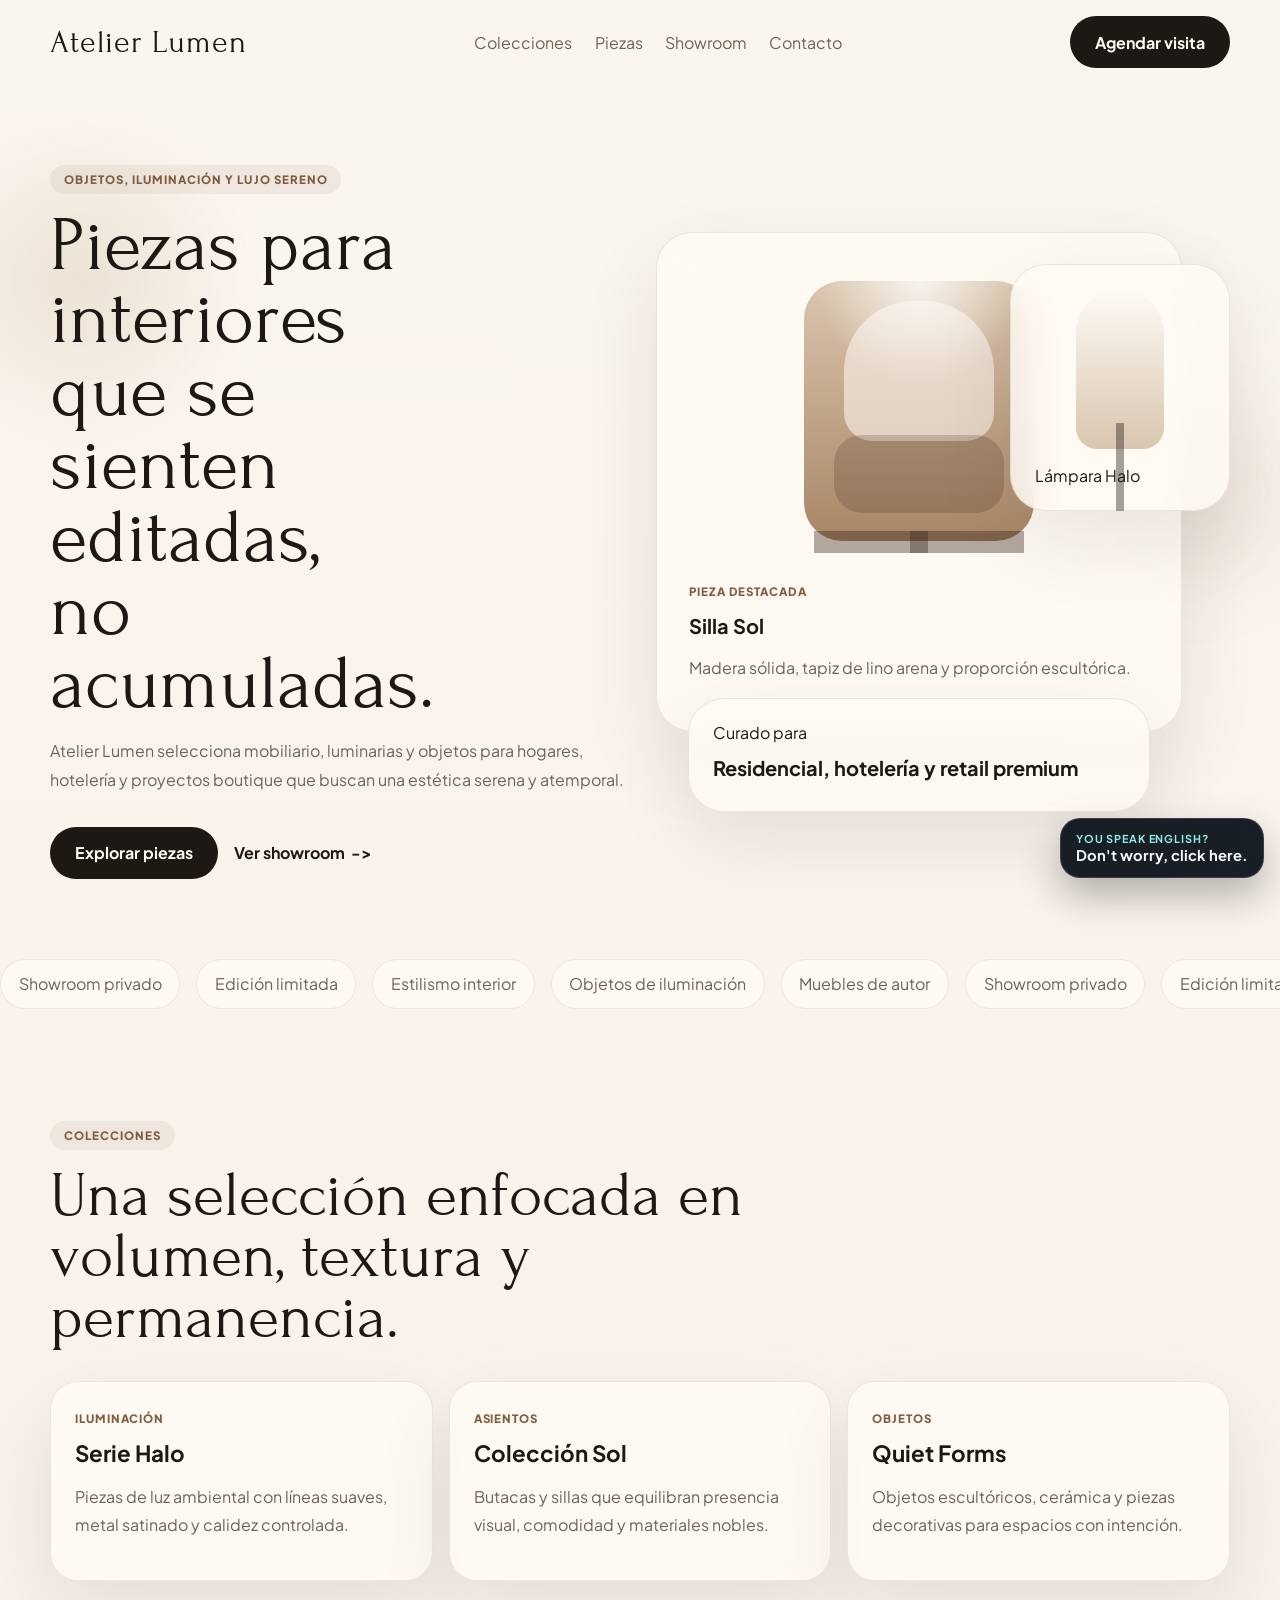
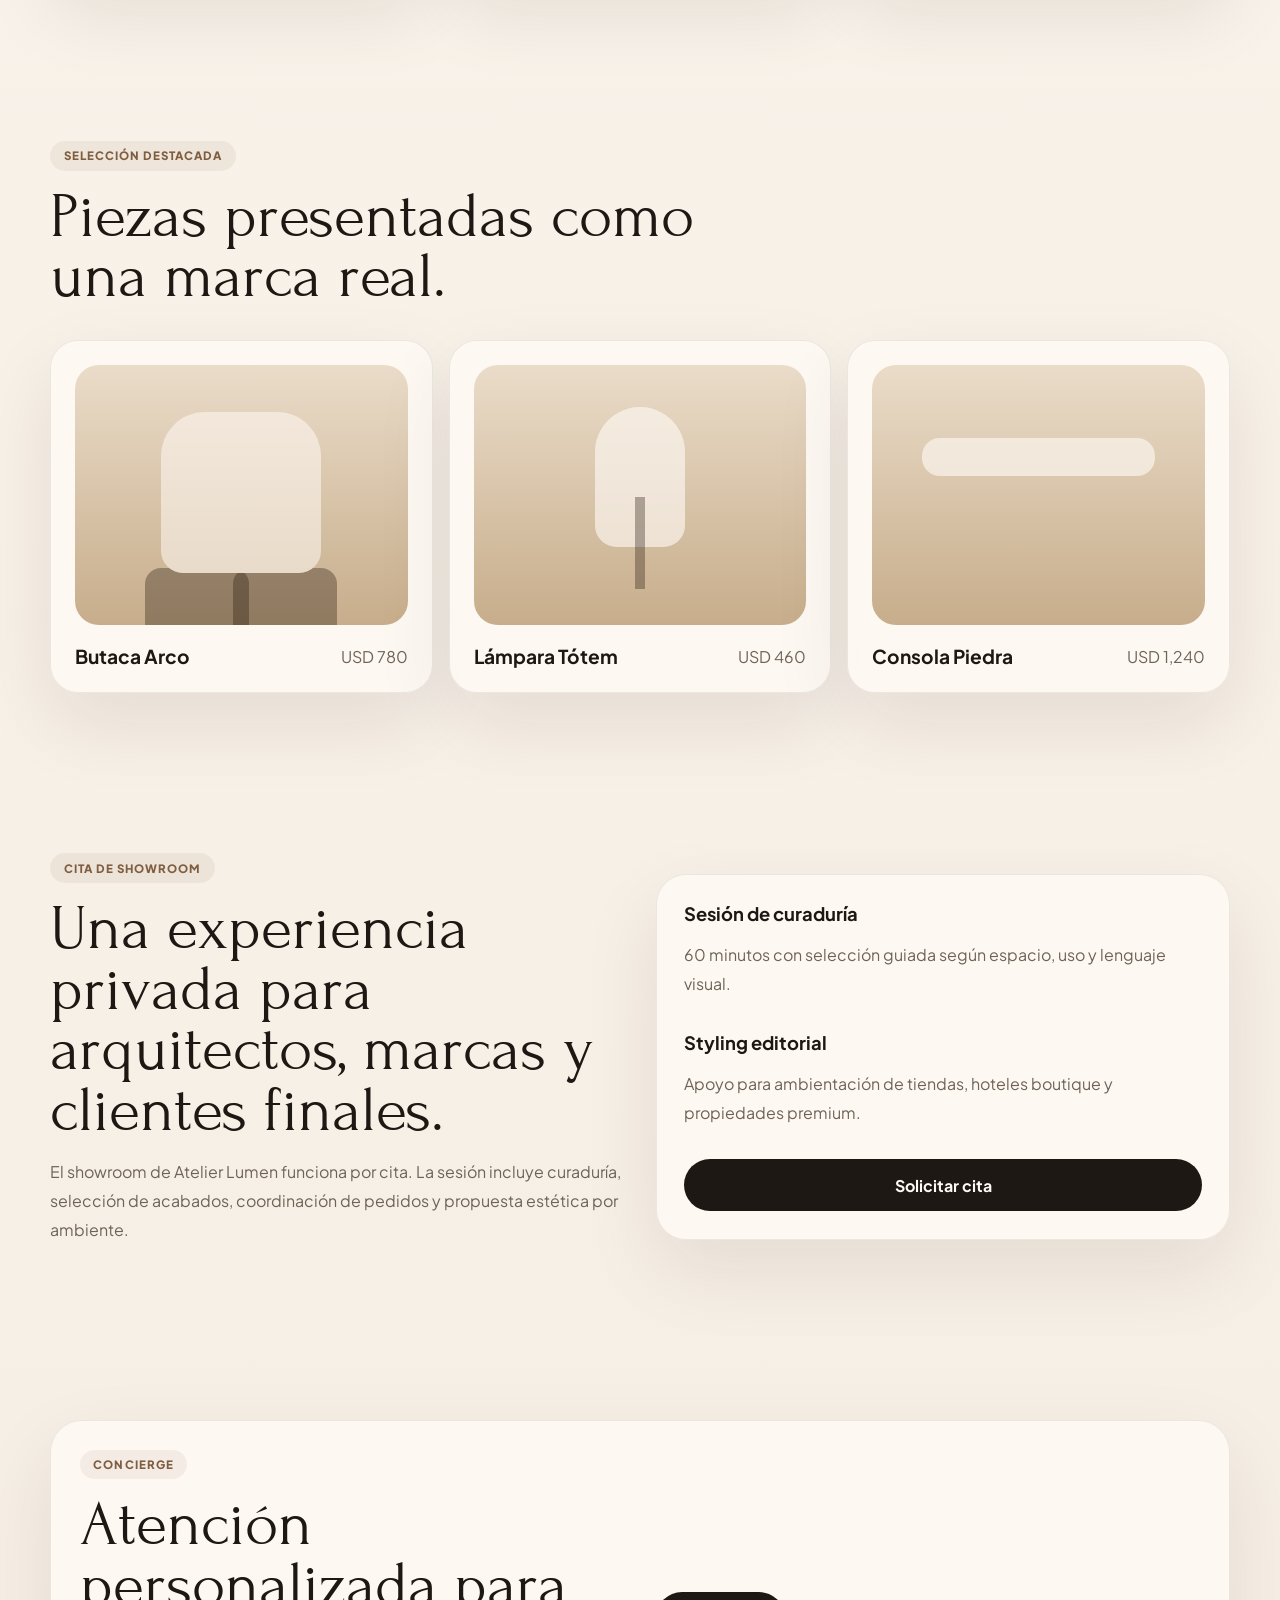
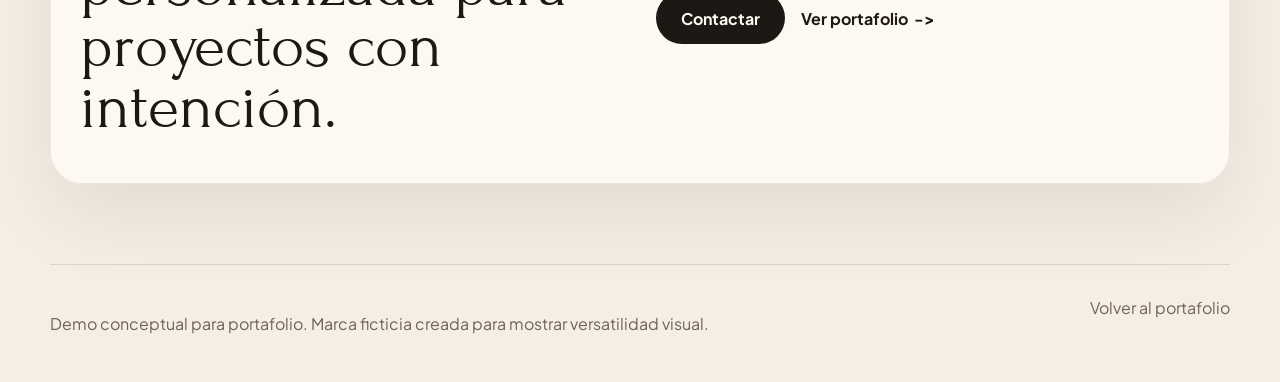
<file: demos/atelier-lumen/index.html>
<!DOCTYPE html>
<html lang="es">
<head>
  <meta charset="UTF-8">
  <meta name="viewport" content="width=device-width, initial-scale=1.0">
  <meta
    name="description"
    content="Atelier Lumen es una demo conceptual de retail e interiorismo para portafolio: mobiliario, objetos de dise&ntilde;o y showroom privado."
  >
  <title>Atelier Lumen | Objetos e interiorismo</title>
  <link rel="preconnect" href="https://fonts.googleapis.com">
  <link rel="preconnect" href="https://fonts.gstatic.com" crossorigin>
  <link
    href="https://fonts.googleapis.com/css2?family=Forum&family=Plus+Jakarta+Sans:wght@400;500;600;700;800&display=swap"
    rel="stylesheet"
  >
  <link rel="stylesheet" href="./styles.css">
</head>
<body>
  <div class="background-shape background-shape-a" aria-hidden="true"></div>
  <div class="background-shape background-shape-b" aria-hidden="true"></div>

  <header class="site-header">
    <div class="container header-inner">
      <a class="brand" href="#inicio">Atelier Lumen</a>
      <button class="nav-toggle" type="button" aria-expanded="false" aria-controls="site-nav" aria-label="Abrir men&uacute;">
        <span></span>
        <span></span>
      </button>
      <nav class="site-nav" id="site-nav">
        <a href="#colecciones">Colecciones</a>
        <a href="#piezas">Piezas</a>
        <a href="#showroom">Showroom</a>
        <a href="#contacto">Contacto</a>
      </nav>
      <a class="button" href="#showroom">Agendar visita</a>
    </div>
  </header>

  <main>
    <section class="hero section" id="inicio">
      <div class="container hero-grid">
        <div class="hero-copy" data-reveal>
          <span class="eyebrow">Objetos, iluminaci&oacute;n y lujo sereno</span>
          <h1>Piezas para interiores que se sienten editadas, no acumuladas.</h1>
          <p>
            Atelier Lumen selecciona mobiliario, luminarias y objetos para hogares, hoteler&iacute;a y proyectos boutique
            que buscan una est&eacute;tica serena y atemporal.
          </p>
          <div class="hero-actions">
            <a class="button" href="#piezas">Explorar piezas</a>
            <a class="link-action" href="#showroom">Ver showroom</a>
          </div>
        </div>

        <div class="hero-visual" data-reveal>
          <article class="visual-card card-main">
            <div class="chair-form"></div>
            <div class="card-copy">
              <span>Pieza destacada</span>
              <strong>Silla Sol</strong>
              <p>Madera s&oacute;lida, tapiz de lino arena y proporci&oacute;n escult&oacute;rica.</p>
            </div>
          </article>
          <article class="visual-card card-secondary">
            <div class="lamp-form"></div>
            <span>L&aacute;mpara Halo</span>
          </article>
          <article class="visual-card card-note">
            <span>Curado para</span>
            <strong>Residencial, hoteler&iacute;a y retail premium</strong>
          </article>
        </div>
      </div>
    </section>

    <section class="section marquee-section">
      <div class="marquee-track">
        <span>Showroom privado</span>
        <span>Edici&oacute;n limitada</span>
        <span>Estilismo interior</span>
        <span>Objetos de iluminaci&oacute;n</span>
        <span>Muebles de autor</span>
        <span>Showroom privado</span>
        <span>Edici&oacute;n limitada</span>
        <span>Interior styling</span>
      </div>
    </section>

    <section class="section collections" id="colecciones">
      <div class="container">
        <div class="section-heading" data-reveal>
          <span class="eyebrow">Colecciones</span>
          <h2>Una selecci&oacute;n enfocada en volumen, textura y permanencia.</h2>
        </div>

        <div class="collection-grid">
          <article class="collection-card" data-reveal>
            <span>Iluminaci&oacute;n</span>
            <h3>Serie Halo</h3>
            <p>Piezas de luz ambiental con l&iacute;neas suaves, metal satinado y calidez controlada.</p>
          </article>
          <article class="collection-card" data-reveal>
            <span>Asientos</span>
            <h3>Colecci&oacute;n Sol</h3>
            <p>Butacas y sillas que equilibran presencia visual, comodidad y materiales nobles.</p>
          </article>
          <article class="collection-card" data-reveal>
            <span>Objetos</span>
            <h3>Quiet Forms</h3>
            <p>Objetos escult&oacute;ricos, cer&aacute;mica y piezas decorativas para espacios con intenci&oacute;n.</p>
          </article>
        </div>
      </div>
    </section>

    <section class="section pieces" id="piezas">
      <div class="container">
        <div class="section-heading" data-reveal>
          <span class="eyebrow">Selecci&oacute;n destacada</span>
          <h2>Piezas presentadas como una marca real.</h2>
        </div>

        <div class="pieces-grid">
          <article class="piece-card" data-reveal>
            <div class="piece-figure piece-figure-chair"></div>
            <div class="piece-meta">
              <strong>Butaca Arco</strong>
              <span>USD 780</span>
            </div>
          </article>
          <article class="piece-card" data-reveal>
            <div class="piece-figure piece-figure-lamp"></div>
            <div class="piece-meta">
              <strong>L&aacute;mpara T&oacute;tem</strong>
              <span>USD 460</span>
            </div>
          </article>
          <article class="piece-card" data-reveal>
            <div class="piece-figure piece-figure-console"></div>
            <div class="piece-meta">
              <strong>Consola Piedra</strong>
              <span>USD 1,240</span>
            </div>
          </article>
        </div>
      </div>
    </section>

    <section class="section showroom" id="showroom">
      <div class="container showroom-grid">
        <div class="showroom-copy" data-reveal>
          <span class="eyebrow">Cita de showroom</span>
          <h2>Una experiencia privada para arquitectos, marcas y clientes finales.</h2>
          <p>
            El showroom de Atelier Lumen funciona por cita. La sesi&oacute;n incluye curadur&iacute;a, selecci&oacute;n de acabados,
            coordinaci&oacute;n de pedidos y propuesta est&eacute;tica por ambiente.
          </p>
        </div>

        <div class="showroom-panel" data-reveal>
          <article>
            <strong>Sesi&oacute;n de curadur&iacute;a</strong>
            <p>60 minutos con selecci&oacute;n guiada seg&uacute;n espacio, uso y lenguaje visual.</p>
          </article>
          <article>
            <strong>Styling editorial</strong>
            <p>Apoyo para ambientaci&oacute;n de tiendas, hoteles boutique y propiedades premium.</p>
          </article>
          <a class="button" href="mailto:showroom@atelierlumen.demo">Solicitar cita</a>
        </div>
      </div>
    </section>

    <section class="section contact" id="contacto">
      <div class="container contact-banner" data-reveal>
        <div>
          <span class="eyebrow">Concierge</span>
          <h2>Atenci&oacute;n personalizada para proyectos con intenci&oacute;n.</h2>
        </div>
        <div class="contact-actions">
          <a class="button" href="mailto:hello@atelierlumen.demo">Contactar</a>
          <a class="link-action" href="../../index.html">Ver portafolio</a>
        </div>
      </div>
    </section>
  </main>

  <footer class="site-footer">
    <div class="container footer-inner">
      <p>Demo conceptual para portafolio. Marca ficticia creada para mostrar versatilidad visual.</p>
      <a href="../../index.html">Volver al portafolio</a>
    </div>
  </footer>

  <script src="../../scripts/language-switch.js"></script>
  <script src="./script.js"></script>
</body>
</html>
</file>
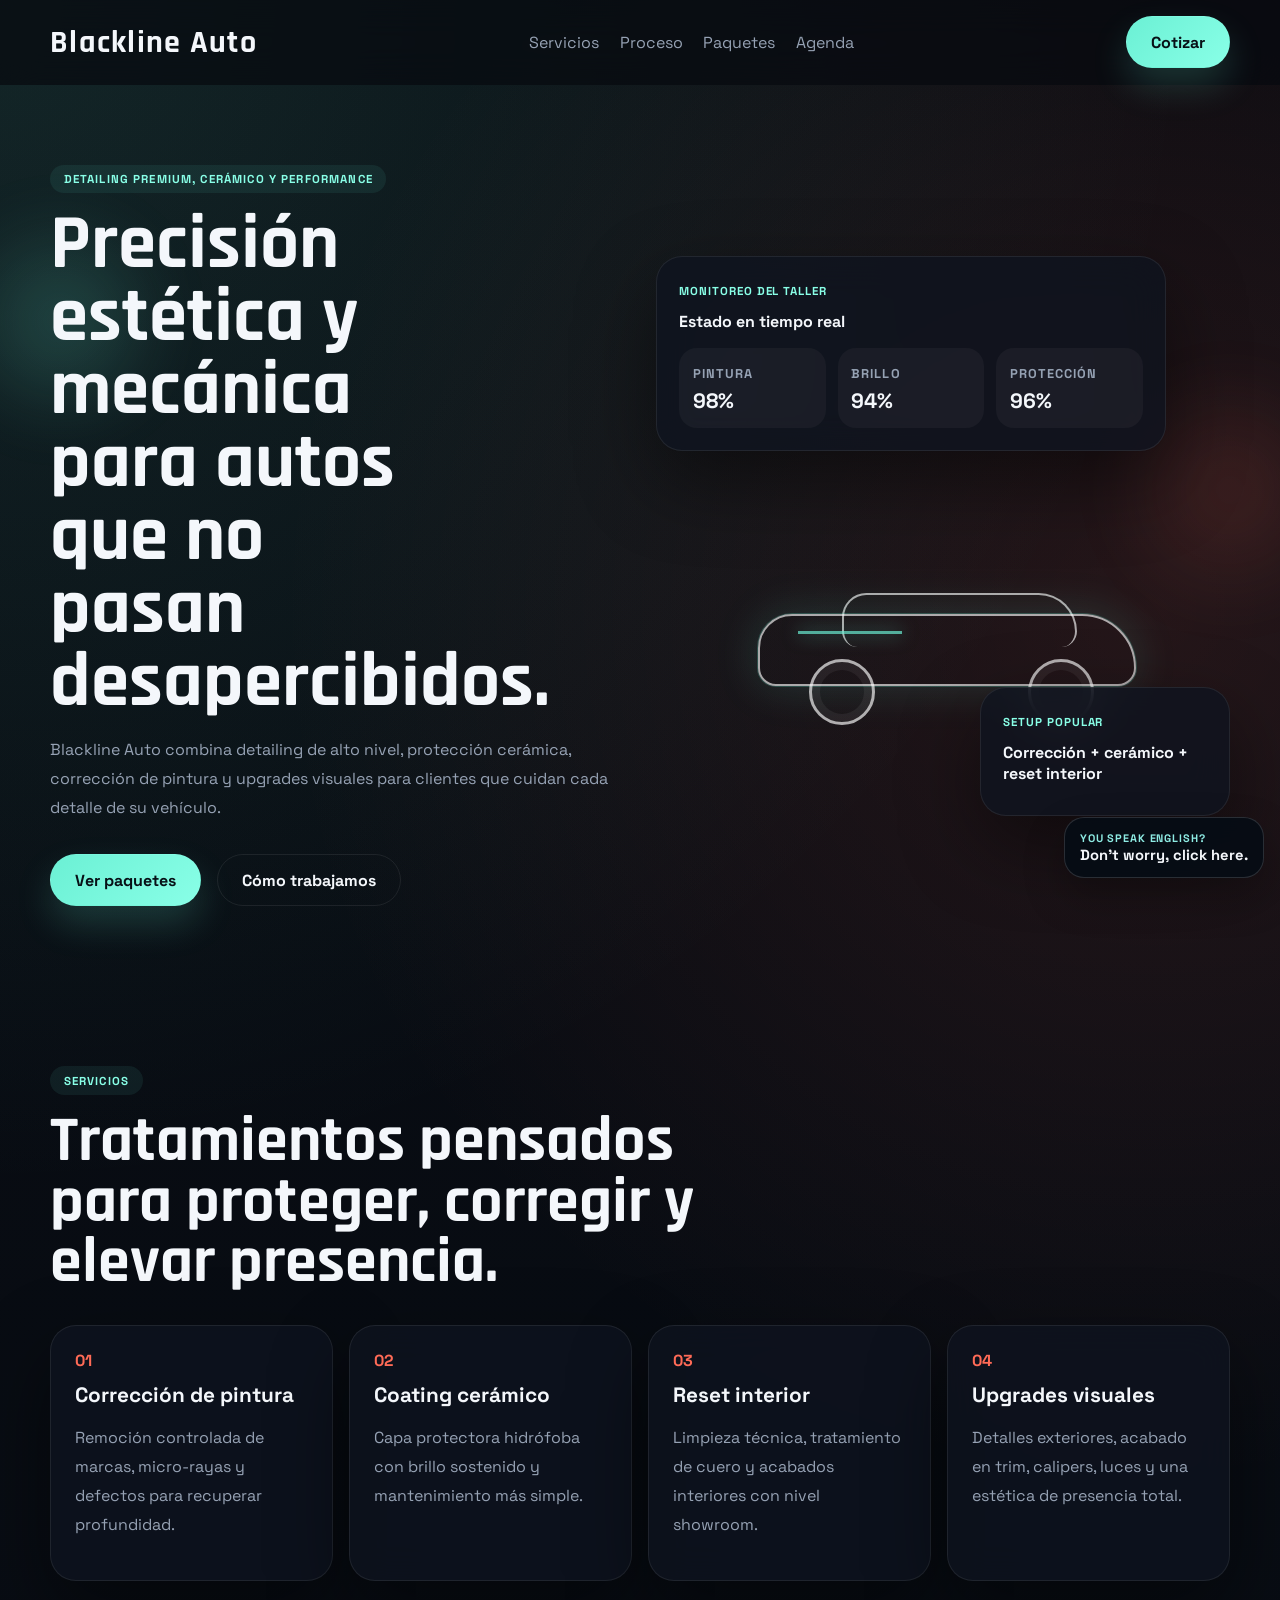
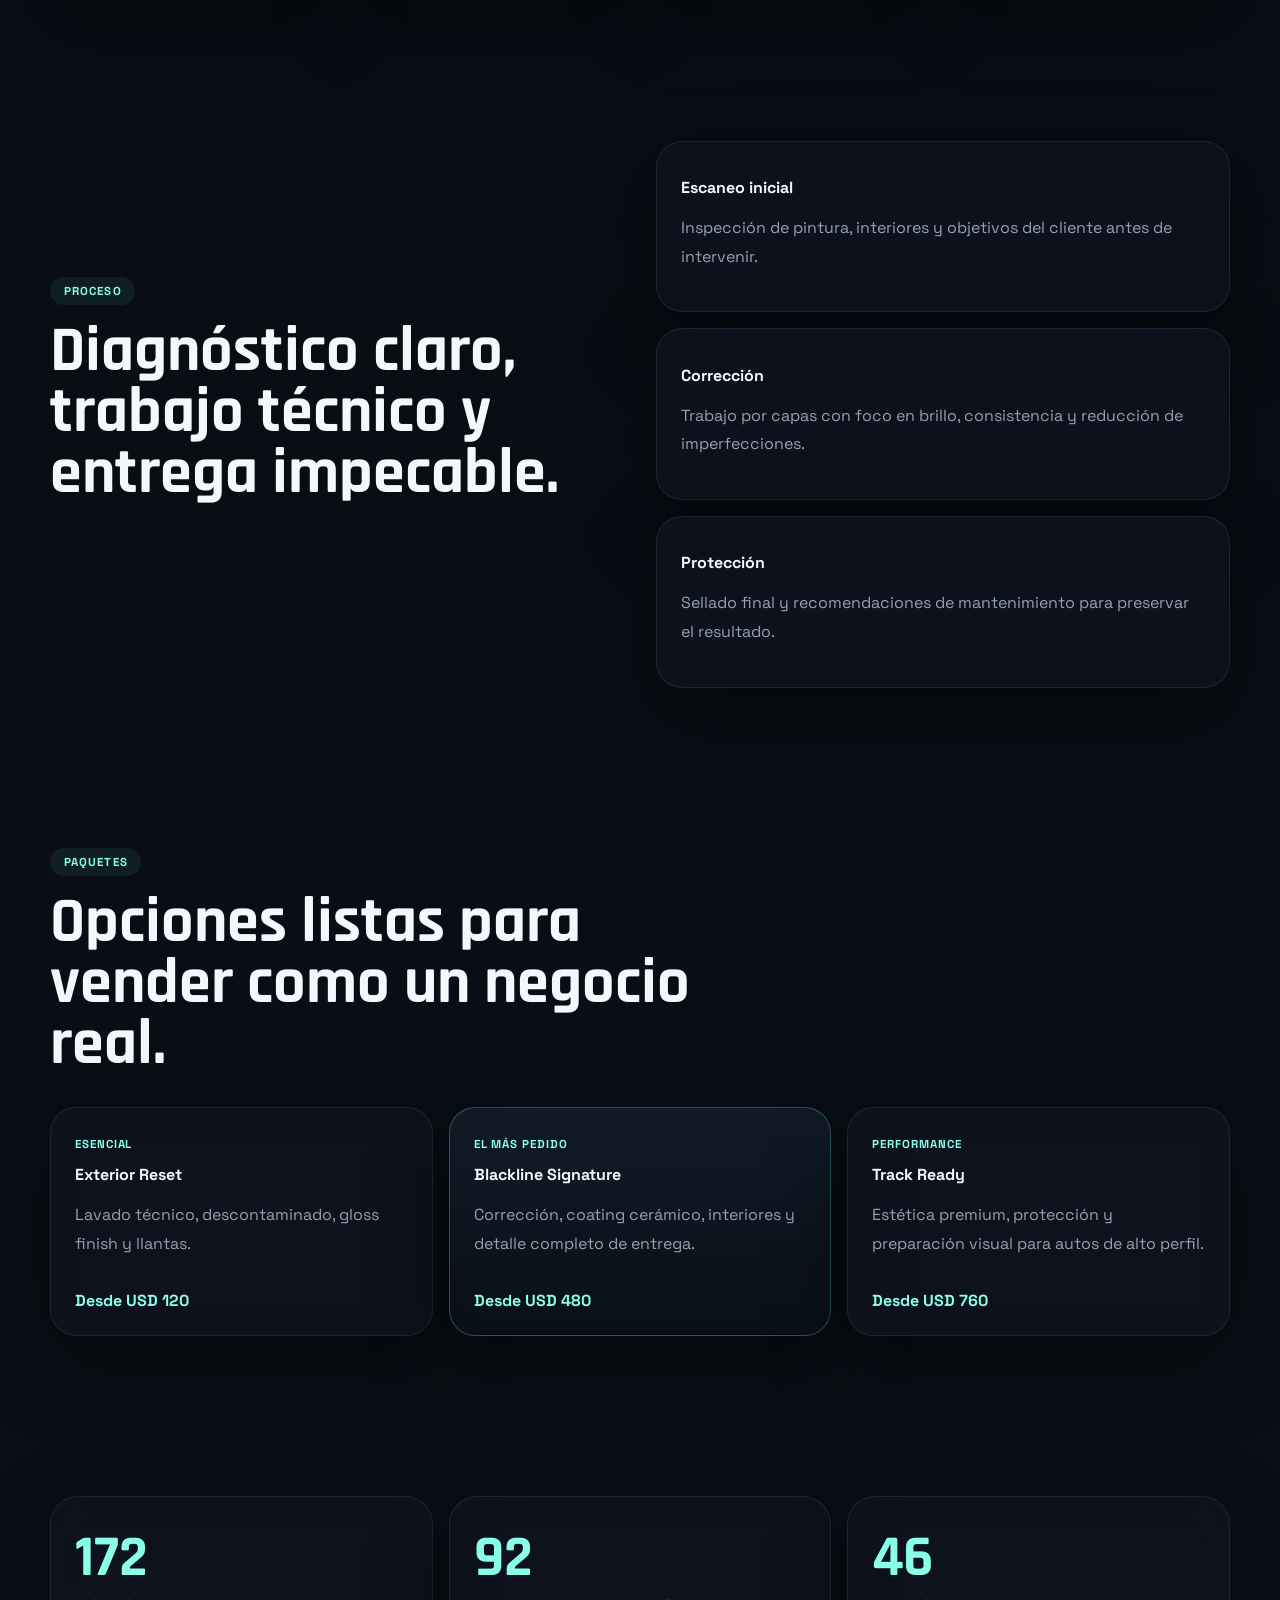
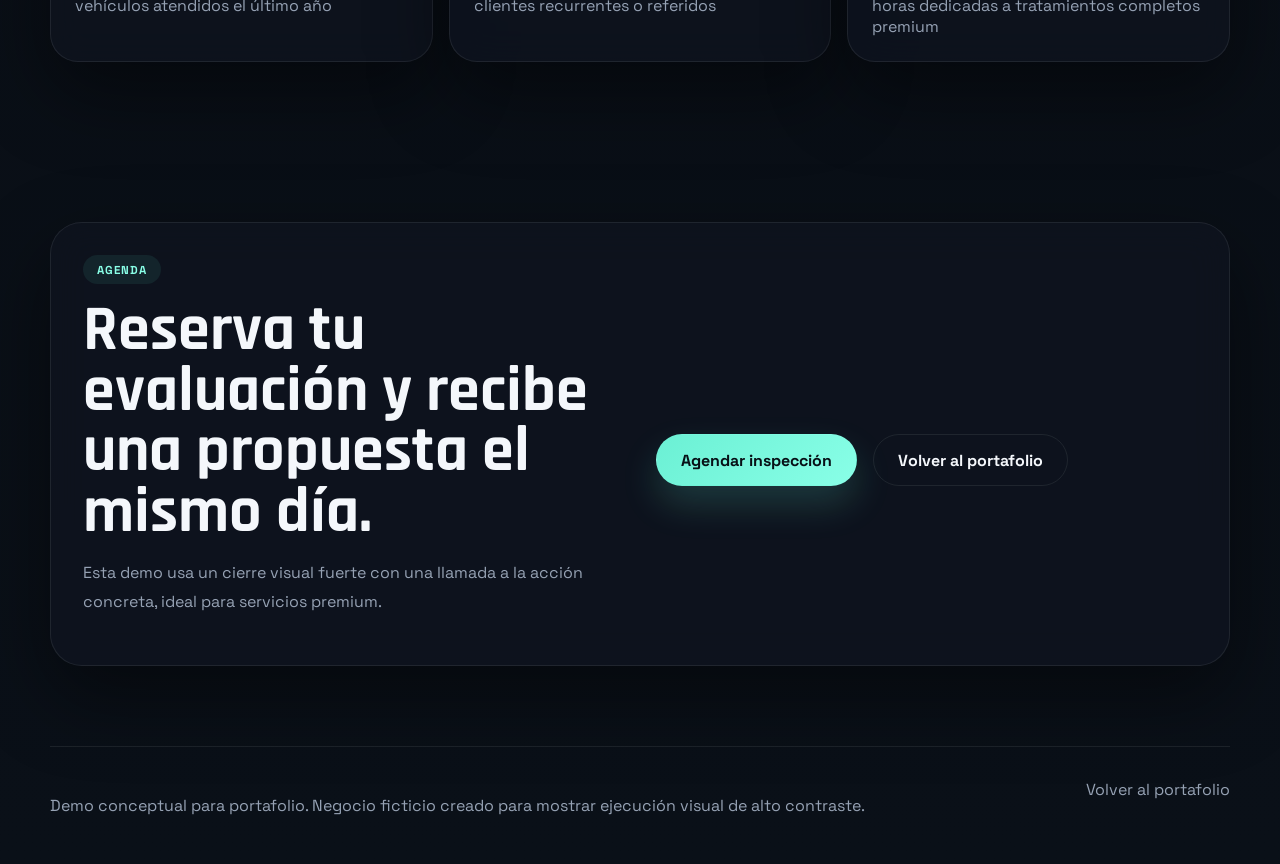
<file: demos/blackline-auto/index.html>
<!DOCTYPE html>
<html lang="es">
<head>
  <meta charset="UTF-8">
  <meta name="viewport" content="width=device-width, initial-scale=1.0">
  <meta
    name="description"
    content="Blackline Auto es una demo conceptual para portafolio: detailing premium, protecci&oacute;n cer&aacute;mica y performance tuning con identidad visual agresiva."
  >
  <title>Blackline Auto | Detailing y performance</title>
  <link rel="preconnect" href="https://fonts.googleapis.com">
  <link rel="preconnect" href="https://fonts.gstatic.com" crossorigin>
  <link
    href="https://fonts.googleapis.com/css2?family=Rajdhani:wght@500;600;700&family=Space+Grotesk:wght@400;500;700&display=swap"
    rel="stylesheet"
  >
  <link rel="stylesheet" href="./styles.css">
</head>
<body>
  <div class="scanlines" aria-hidden="true"></div>
  <div class="glow glow-a" aria-hidden="true"></div>
  <div class="glow glow-b" aria-hidden="true"></div>

  <header class="site-header">
    <div class="container header-inner">
      <a class="brand" href="#inicio">Blackline Auto</a>
      <button class="nav-toggle" type="button" aria-expanded="false" aria-controls="site-nav" aria-label="Abrir men&uacute;">
        <span></span>
        <span></span>
      </button>
      <nav class="site-nav" id="site-nav">
        <a href="#servicios">Servicios</a>
        <a href="#proceso">Proceso</a>
        <a href="#paquetes">Paquetes</a>
        <a href="#agenda">Agenda</a>
      </nav>
      <a class="button" href="#agenda">Cotizar</a>
    </div>
  </header>

  <main>
    <section class="hero section" id="inicio">
      <div class="container hero-grid">
        <div class="hero-copy" data-reveal>
          <span class="eyebrow">Detailing premium, cer&aacute;mico y performance</span>
          <h1>Precisi&oacute;n est&eacute;tica y mec&aacute;nica para autos que no pasan desapercibidos.</h1>
          <p>
            Blackline Auto combina detailing de alto nivel, protecci&oacute;n cer&aacute;mica, correcci&oacute;n de pintura y upgrades
            visuales para clientes que cuidan cada detalle de su veh&iacute;culo.
          </p>
          <div class="hero-actions">
            <a class="button" href="#paquetes">Ver paquetes</a>
            <a class="button button-outline" href="#proceso">C&oacute;mo trabajamos</a>
          </div>
        </div>

        <div class="hero-visual" data-reveal>
          <div class="dashboard-card">
            <span>Monitoreo del taller</span>
            <strong>Estado en tiempo real</strong>
            <div class="meter-grid">
              <div><span>Pintura</span><strong>98%</strong></div>
              <div><span>Brillo</span><strong>94%</strong></div>
              <div><span>Protecci&oacute;n</span><strong>96%</strong></div>
            </div>
          </div>

          <div class="car-stage" aria-hidden="true">
            <div class="car-roof"></div>
            <div class="car-body"></div>
            <div class="wheel wheel-left"></div>
            <div class="wheel wheel-right"></div>
          </div>

          <div class="spec-card">
            <span>Setup popular</span>
            <strong>Correcci&oacute;n + cer&aacute;mico + reset interior</strong>
          </div>
        </div>
      </div>
    </section>

    <section class="section" id="servicios">
      <div class="container">
        <div class="section-heading" data-reveal>
          <span class="eyebrow">Servicios</span>
          <h2>Tratamientos pensados para proteger, corregir y elevar presencia.</h2>
        </div>

        <div class="service-grid">
          <article class="service-card" data-reveal>
            <span>01</span>
            <h3>Correcci&oacute;n de pintura</h3>
            <p>Remoci&oacute;n controlada de marcas, micro-rayas y defectos para recuperar profundidad.</p>
          </article>
          <article class="service-card" data-reveal>
            <span>02</span>
            <h3>Coating cer&aacute;mico</h3>
            <p>Capa protectora hidr&oacute;foba con brillo sostenido y mantenimiento m&aacute;s simple.</p>
          </article>
          <article class="service-card" data-reveal>
            <span>03</span>
            <h3>Reset interior</h3>
            <p>Limpieza t&eacute;cnica, tratamiento de cuero y acabados interiores con nivel showroom.</p>
          </article>
          <article class="service-card" data-reveal>
            <span>04</span>
            <h3>Upgrades visuales</h3>
            <p>Detalles exteriores, acabado en trim, calipers, luces y una est&eacute;tica de presencia total.</p>
          </article>
        </div>
      </div>
    </section>

    <section class="section process" id="proceso">
      <div class="container process-grid">
        <div class="section-heading" data-reveal>
          <span class="eyebrow">Proceso</span>
          <h2>Diagn&oacute;stico claro, trabajo t&eacute;cnico y entrega impecable.</h2>
        </div>

        <div class="process-list">
          <article class="process-item" data-reveal>
            <strong>Escaneo inicial</strong>
            <p>Inspecci&oacute;n de pintura, interiores y objetivos del cliente antes de intervenir.</p>
          </article>
          <article class="process-item" data-reveal>
            <strong>Correcci&oacute;n</strong>
            <p>Trabajo por capas con foco en brillo, consistencia y reducci&oacute;n de imperfecciones.</p>
          </article>
          <article class="process-item" data-reveal>
            <strong>Protecci&oacute;n</strong>
            <p>Sellado final y recomendaciones de mantenimiento para preservar el resultado.</p>
          </article>
        </div>
      </div>
    </section>

    <section class="section packages" id="paquetes">
      <div class="container">
        <div class="section-heading" data-reveal>
          <span class="eyebrow">Paquetes</span>
          <h2>Opciones listas para vender como un negocio real.</h2>
        </div>

        <div class="package-grid">
          <article class="package-card" data-reveal>
            <span>Esencial</span>
            <strong>Exterior Reset</strong>
            <p>Lavado t&eacute;cnico, descontaminado, gloss finish y llantas.</p>
            <em>Desde USD 120</em>
          </article>
          <article class="package-card featured" data-reveal>
            <span>El m&aacute;s pedido</span>
            <strong>Blackline Signature</strong>
            <p>Correcci&oacute;n, coating cer&aacute;mico, interiores y detalle completo de entrega.</p>
            <em>Desde USD 480</em>
          </article>
          <article class="package-card" data-reveal>
            <span>Performance</span>
            <strong>Track Ready</strong>
            <p>Est&eacute;tica premium, protecci&oacute;n y preparaci&oacute;n visual para autos de alto perfil.</p>
            <em>Desde USD 760</em>
          </article>
        </div>
      </div>
    </section>

    <section class="section metrics">
      <div class="container metrics-grid" data-reveal>
        <article>
          <strong data-count="180">0</strong>
          <span>veh&iacute;culos atendidos el &uacute;ltimo a&ntilde;o</span>
        </article>
        <article>
          <strong data-count="96">0</strong>
          <span>clientes recurrentes o referidos</span>
        </article>
        <article>
          <strong data-count="48">0</strong>
          <span>horas dedicadas a tratamientos completos premium</span>
        </article>
      </div>
    </section>

    <section class="section schedule" id="agenda">
      <div class="container schedule-panel" data-reveal>
        <div>
          <span class="eyebrow">Agenda</span>
          <h2>Reserva tu evaluaci&oacute;n y recibe una propuesta el mismo d&iacute;a.</h2>
          <p>
            Esta demo usa un cierre visual fuerte con una llamada a la acci&oacute;n concreta, ideal para servicios premium.
          </p>
        </div>
        <div class="schedule-actions">
          <a class="button" href="mailto:booking@blacklineauto.demo">Agendar inspecci&oacute;n</a>
          <a class="button button-outline" href="../../index.html">Volver al portafolio</a>
        </div>
      </div>
    </section>
  </main>

  <footer class="site-footer">
    <div class="container footer-inner">
      <p>Demo conceptual para portafolio. Negocio ficticio creado para mostrar ejecuci&oacute;n visual de alto contraste.</p>
      <a href="../../index.html">Volver al portafolio</a>
    </div>
  </footer>

  <script src="../../scripts/language-switch.js"></script>
  <script src="./script.js"></script>
</body>
</html>
</file>
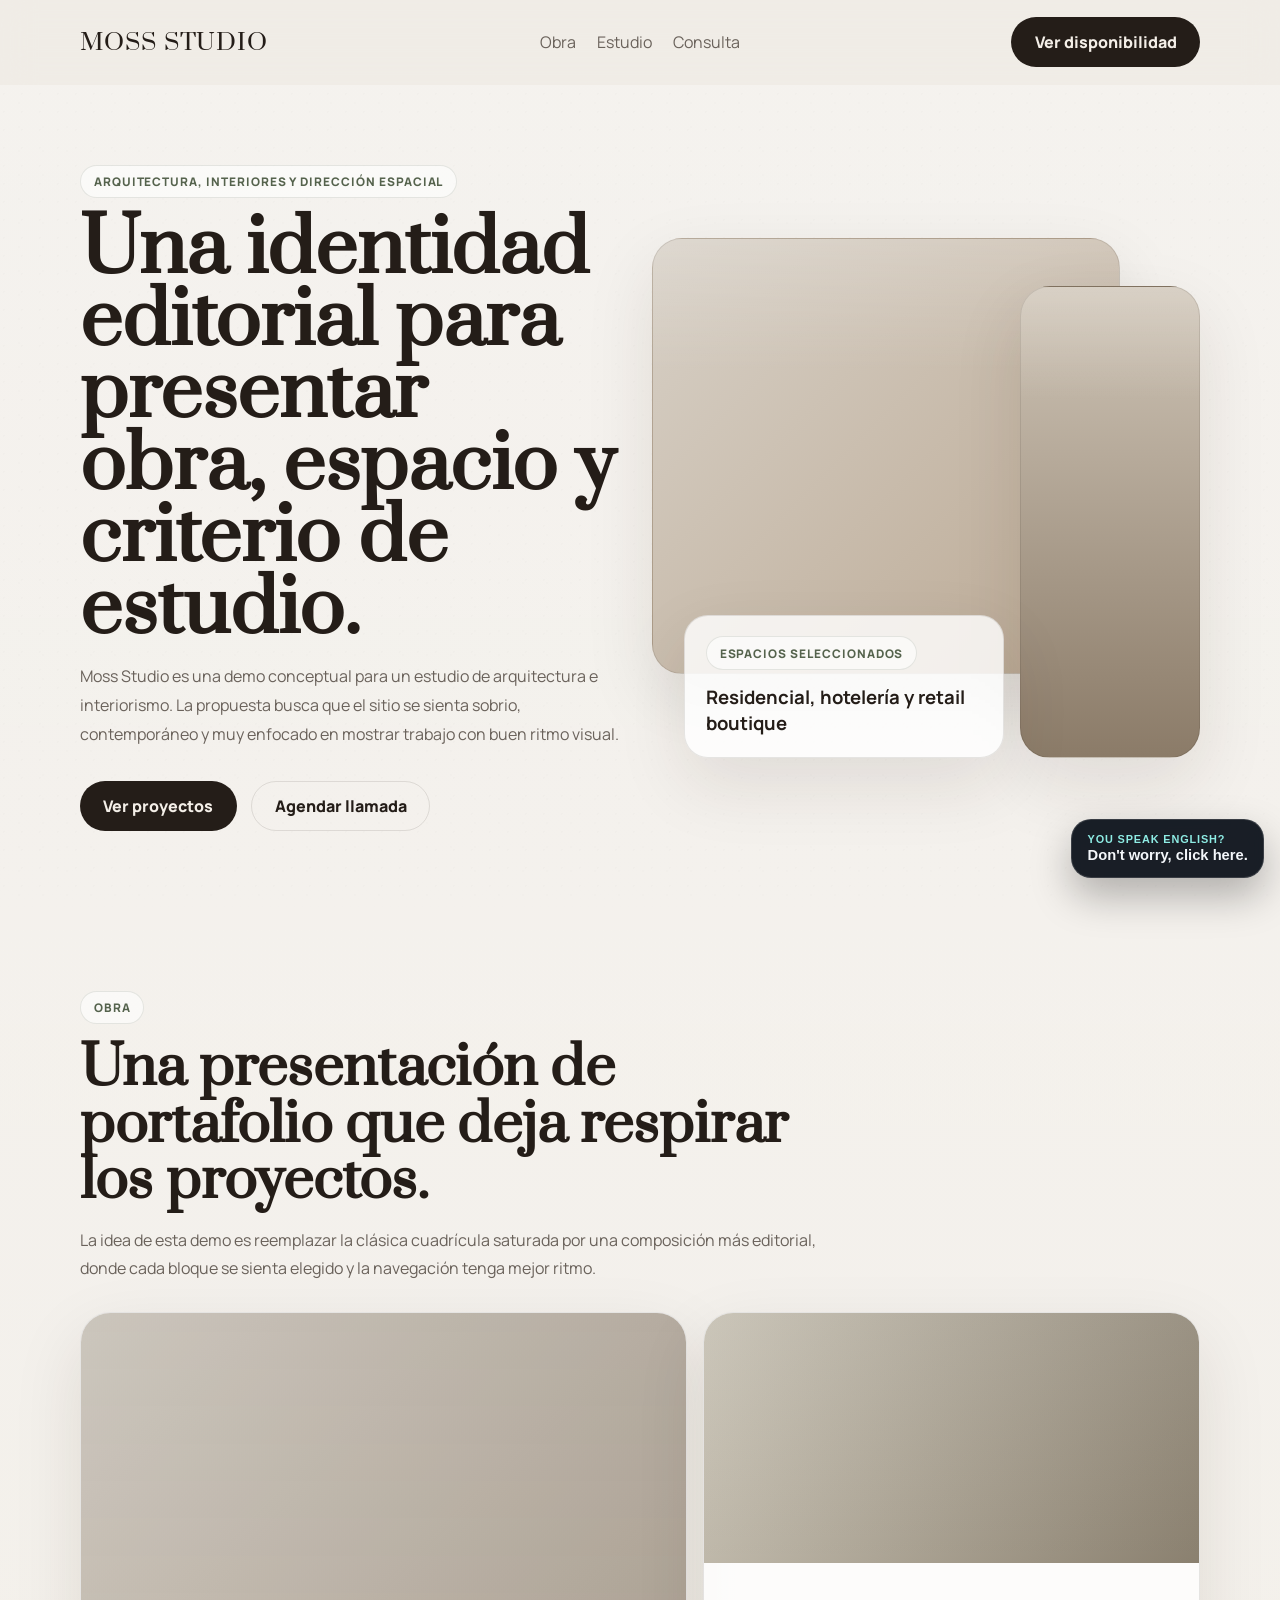
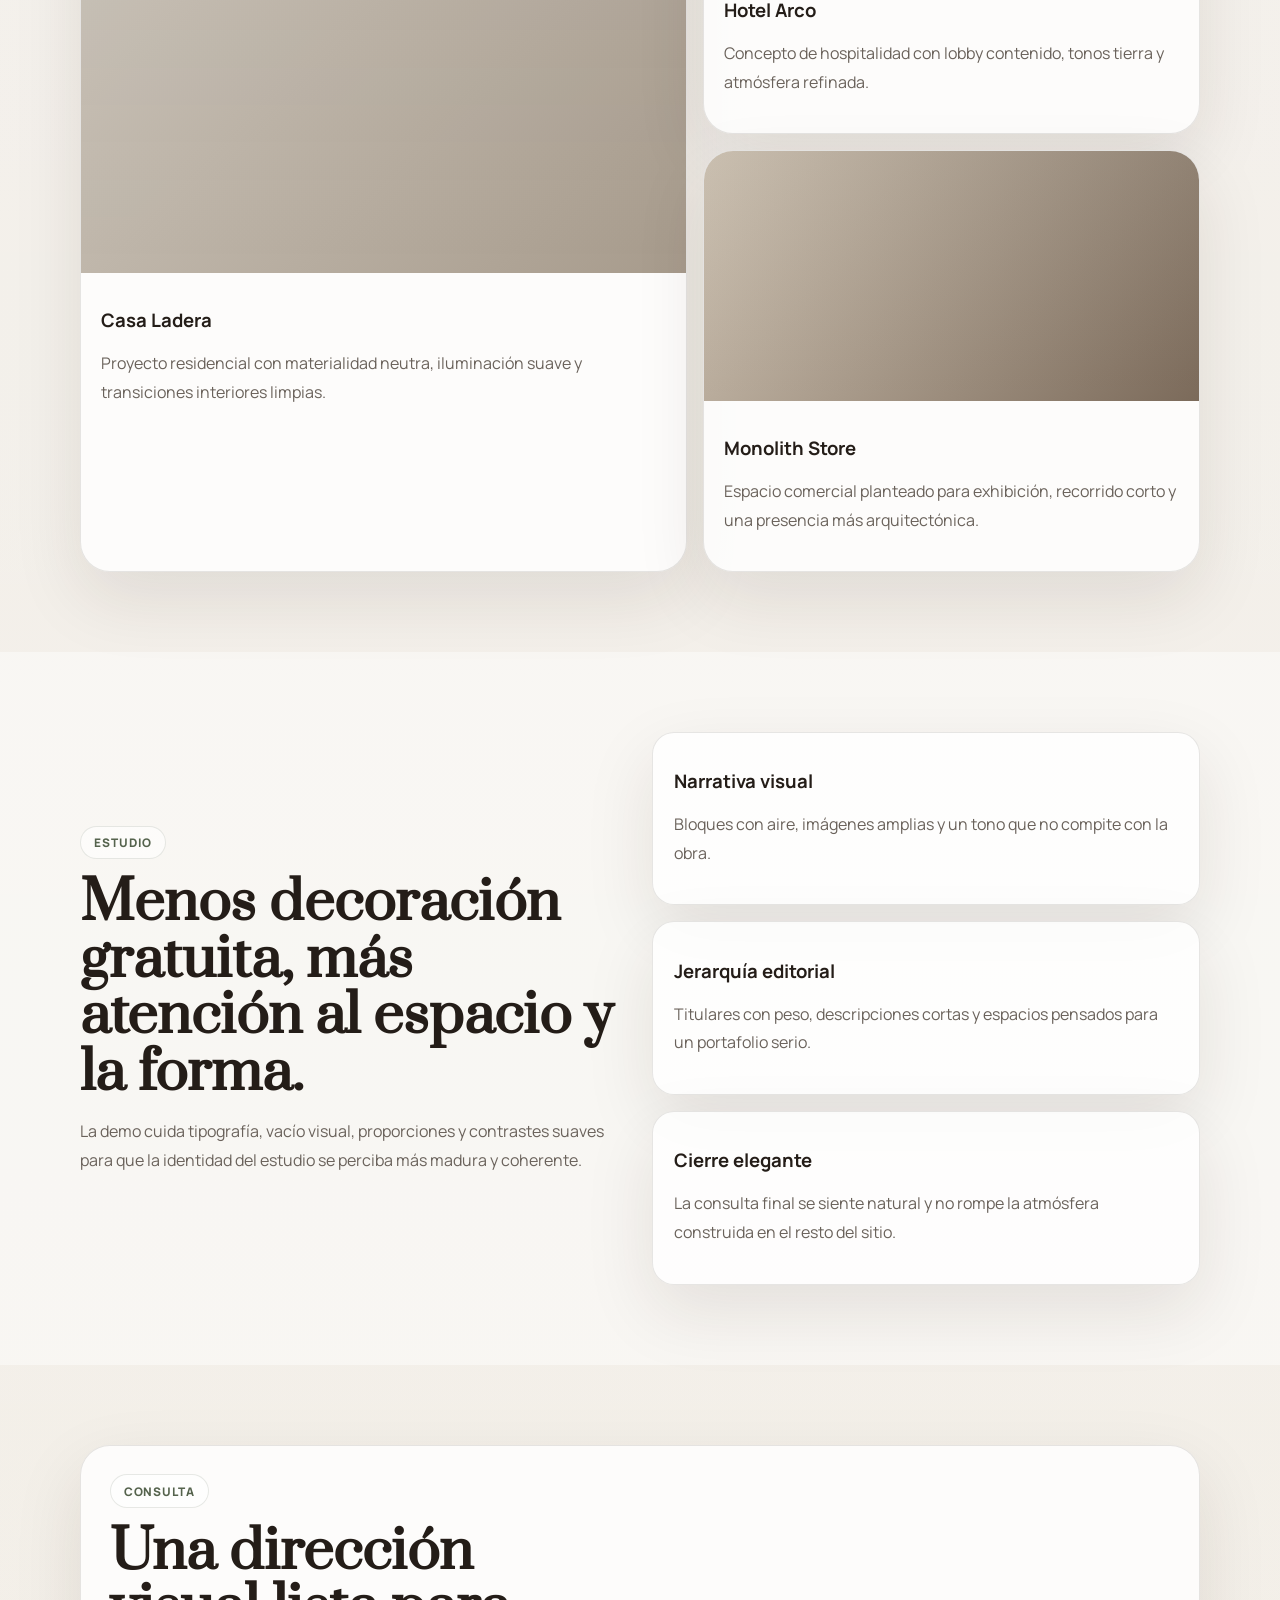
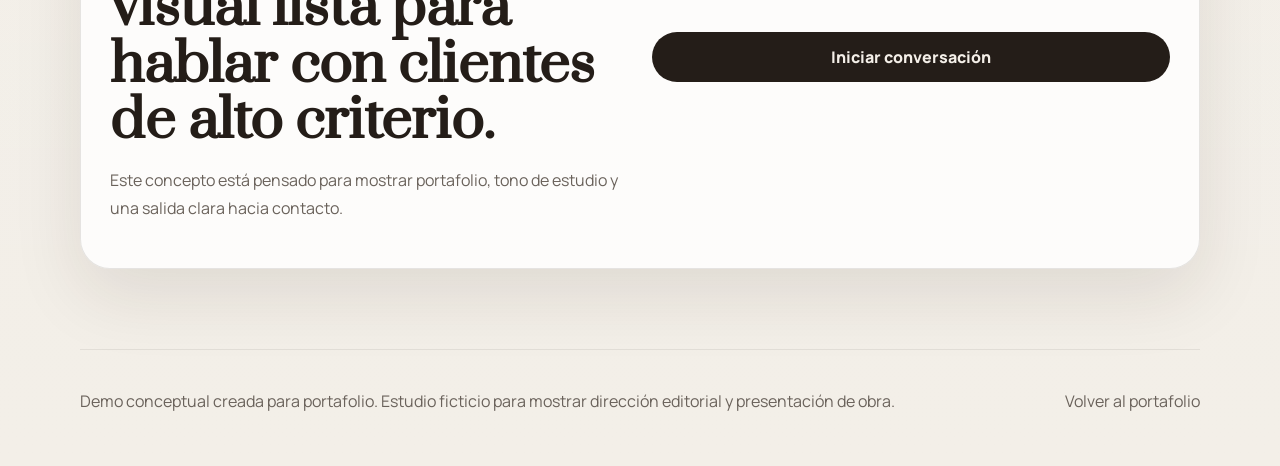
<file: demos/moss-studio/index.html>
<!DOCTYPE html>
<html lang="es">
<head>
  <meta charset="UTF-8">
  <meta name="viewport" content="width=device-width, initial-scale=1.0">
  <meta
    name="description"
    content="Moss Studio es una demo conceptual para portafolio: un estudio de arquitectura con narrativa editorial, obra destacada e identidad sobria."
  >
  <title>Moss Studio | Arquitectura e interiores</title>
  <link rel="preconnect" href="https://fonts.googleapis.com">
  <link rel="preconnect" href="https://fonts.gstatic.com" crossorigin>
  <link
    href="https://fonts.googleapis.com/css2?family=Manrope:wght@400;500;600;700;800&family=Prata&display=swap"
    rel="stylesheet"
  >
  <link rel="stylesheet" href="./styles.css">
</head>
<body>
  <div class="grain" aria-hidden="true"></div>

  <header class="site-header">
    <div class="container header-inner">
      <a class="brand" href="#inicio">Moss Studio</a>
      <button class="nav-toggle" type="button" aria-expanded="false" aria-controls="site-nav" aria-label="Abrir men&uacute;">
        <span></span>
        <span></span>
      </button>
      <nav class="site-nav" id="site-nav">
        <a href="#obra">Obra</a>
        <a href="#estudio">Estudio</a>
        <a href="#consulta">Consulta</a>
      </nav>
      <a class="button" href="#consulta">Ver disponibilidad</a>
    </div>
  </header>

  <main>
    <section class="hero section" id="inicio">
      <div class="container hero-grid">
        <div class="hero-copy" data-reveal>
          <span class="eyebrow">Arquitectura, interiores y direcci&oacute;n espacial</span>
          <h1>Una identidad editorial para presentar obra, espacio y criterio de estudio.</h1>
          <p>
            Moss Studio es una demo conceptual para un estudio de arquitectura e interiorismo. La propuesta busca que
            el sitio se sienta sobrio, contempor&aacute;neo y muy enfocado en mostrar trabajo con buen ritmo visual.
          </p>
          <div class="hero-actions">
            <a class="button" href="#obra">Ver proyectos</a>
            <a class="button button-outline" href="#consulta">Agendar llamada</a>
          </div>
        </div>

        <div class="hero-composition" data-reveal>
          <div class="composition-block block-main"></div>
          <div class="composition-block block-vertical"></div>
          <article class="composition-note">
            <span class="eyebrow">Espacios seleccionados</span>
            <strong>Residencial, hoteler&iacute;a y retail boutique</strong>
          </article>
        </div>
      </div>
    </section>

    <section class="section" id="obra">
      <div class="container">
        <div class="section-heading" data-reveal>
          <span class="eyebrow">Obra</span>
          <h2>Una presentaci&oacute;n de portafolio que deja respirar los proyectos.</h2>
          <p>
            La idea de esta demo es reemplazar la cl&aacute;sica cuadr&iacute;cula saturada por una composici&oacute;n m&aacute;s editorial, donde
            cada bloque se sienta elegido y la navegaci&oacute;n tenga mejor ritmo.
          </p>
        </div>

        <div class="work-grid">
          <article class="work-card tall" data-reveal>
            <div class="work-visual visual-atelier"></div>
            <div class="work-copy">
              <strong>Casa Ladera</strong>
              <p>Proyecto residencial con materialidad neutra, iluminaci&oacute;n suave y transiciones interiores limpias.</p>
            </div>
          </article>
          <article class="work-card" data-reveal>
            <div class="work-visual visual-hotel"></div>
            <div class="work-copy">
              <strong>Hotel Arco</strong>
              <p>Concepto de hospitalidad con lobby contenido, tonos tierra y atm&oacute;sfera refinada.</p>
            </div>
          </article>
          <article class="work-card" data-reveal>
            <div class="work-visual visual-retail"></div>
            <div class="work-copy">
              <strong>Monolith Store</strong>
              <p>Espacio comercial planteado para exhibici&oacute;n, recorrido corto y una presencia m&aacute;s arquitect&oacute;nica.</p>
            </div>
          </article>
        </div>
      </div>
    </section>

    <section class="section studio-section" id="estudio">
      <div class="container studio-grid">
        <div class="studio-copy" data-reveal>
          <span class="eyebrow">Estudio</span>
          <h2>Menos decoraci&oacute;n gratuita, m&aacute;s atenci&oacute;n al espacio y la forma.</h2>
          <p>
            La demo cuida tipograf&iacute;a, vac&iacute;o visual, proporciones y contrastes suaves para que la identidad del estudio
            se perciba m&aacute;s madura y coherente.
          </p>
        </div>

        <div class="studio-points" data-reveal>
          <article>
            <strong>Narrativa visual</strong>
            <p>Bloques con aire, im&aacute;genes amplias y un tono que no compite con la obra.</p>
          </article>
          <article>
            <strong>Jerarqu&iacute;a editorial</strong>
            <p>Titulares con peso, descripciones cortas y espacios pensados para un portafolio serio.</p>
          </article>
          <article>
            <strong>Cierre elegante</strong>
            <p>La consulta final se siente natural y no rompe la atm&oacute;sfera construida en el resto del sitio.</p>
          </article>
        </div>
      </div>
    </section>

    <section class="section consult-section" id="consulta">
      <div class="container consult-panel" data-reveal>
        <div>
          <span class="eyebrow">Consulta</span>
          <h2>Una direcci&oacute;n visual lista para hablar con clientes de alto criterio.</h2>
          <p>Este concepto est&aacute; pensado para mostrar portafolio, tono de estudio y una salida clara hacia contacto.</p>
        </div>
        <a class="button" href="mailto:studio@mossstudio.demo">Iniciar conversaci&oacute;n</a>
      </div>
    </section>
  </main>

  <footer class="site-footer">
    <div class="container footer-inner">
      <p>Demo conceptual creada para portafolio. Estudio ficticio para mostrar direcci&oacute;n editorial y presentaci&oacute;n de obra.</p>
      <a href="../../index.html">Volver al portafolio</a>
    </div>
  </footer>

  <script src="../../scripts/language-switch.js"></script>
  <script src="../demo-shared.js"></script>
</body>
</html>
</file>
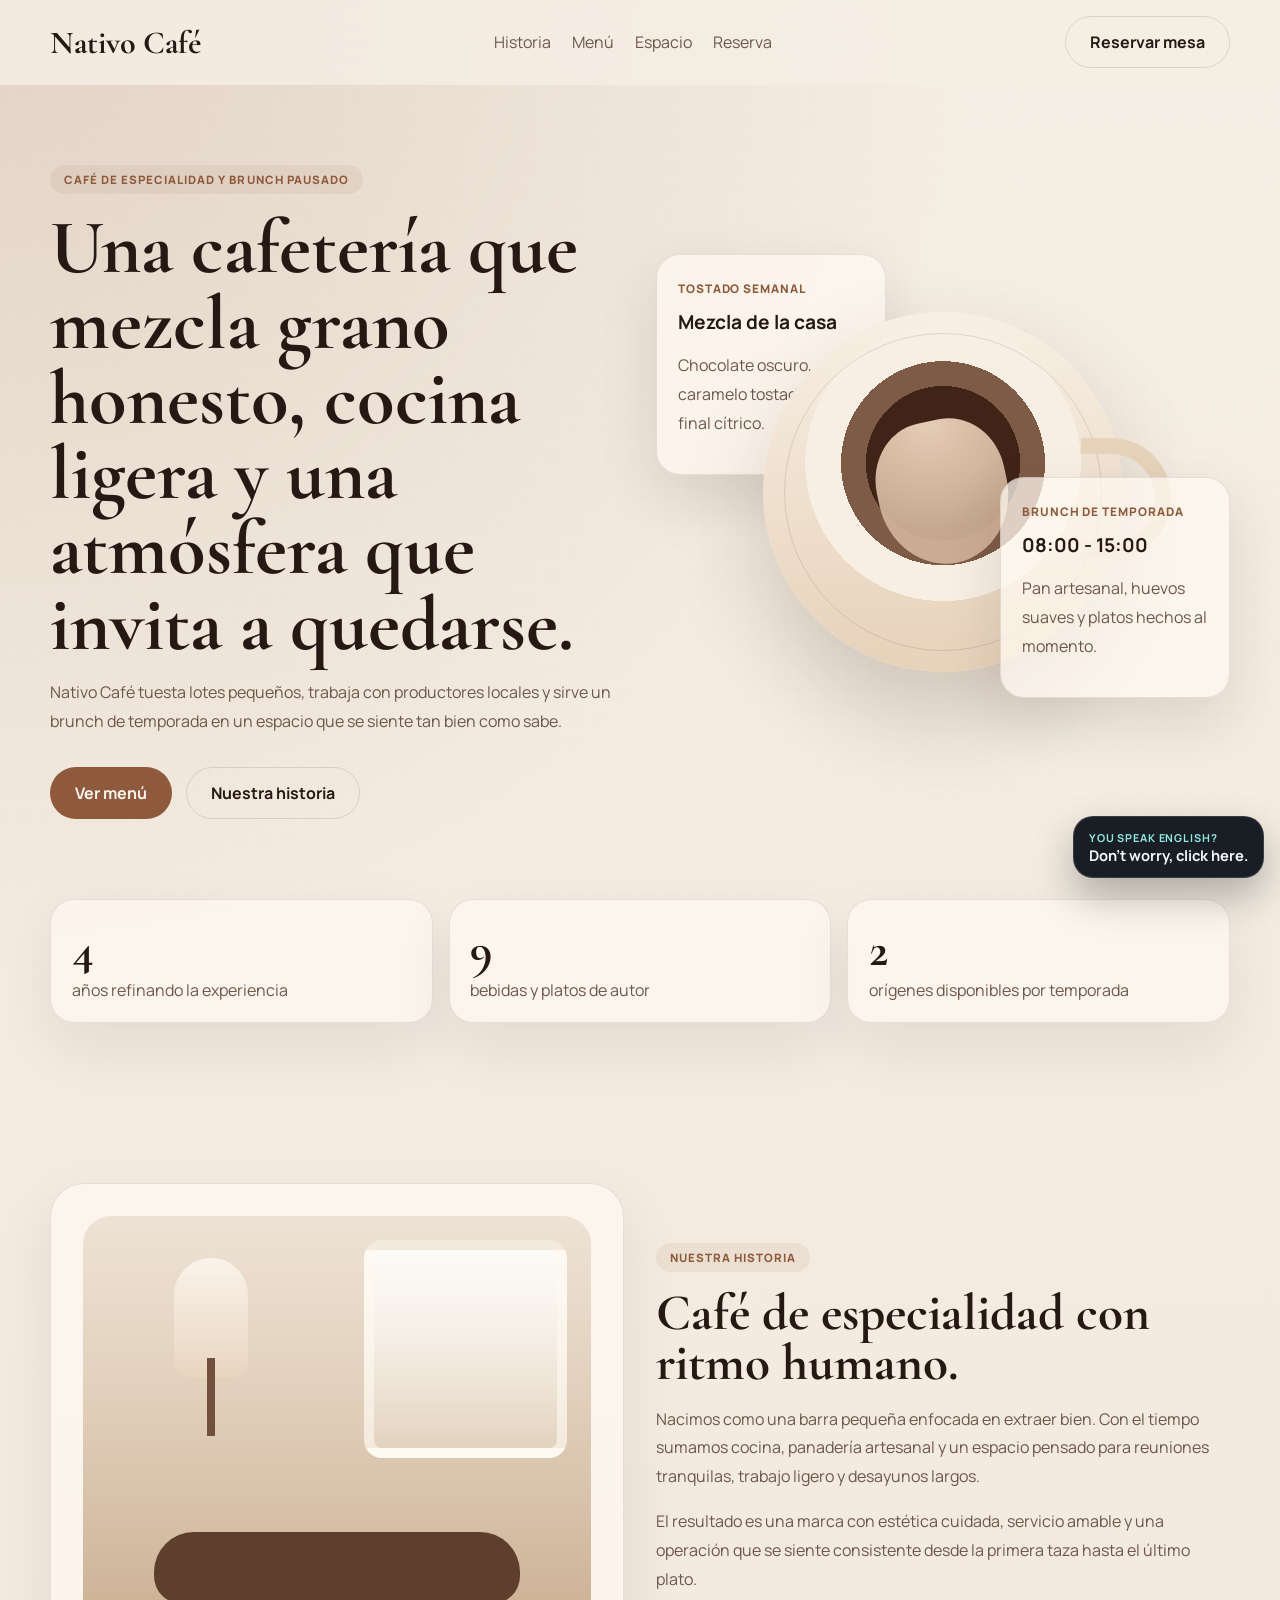
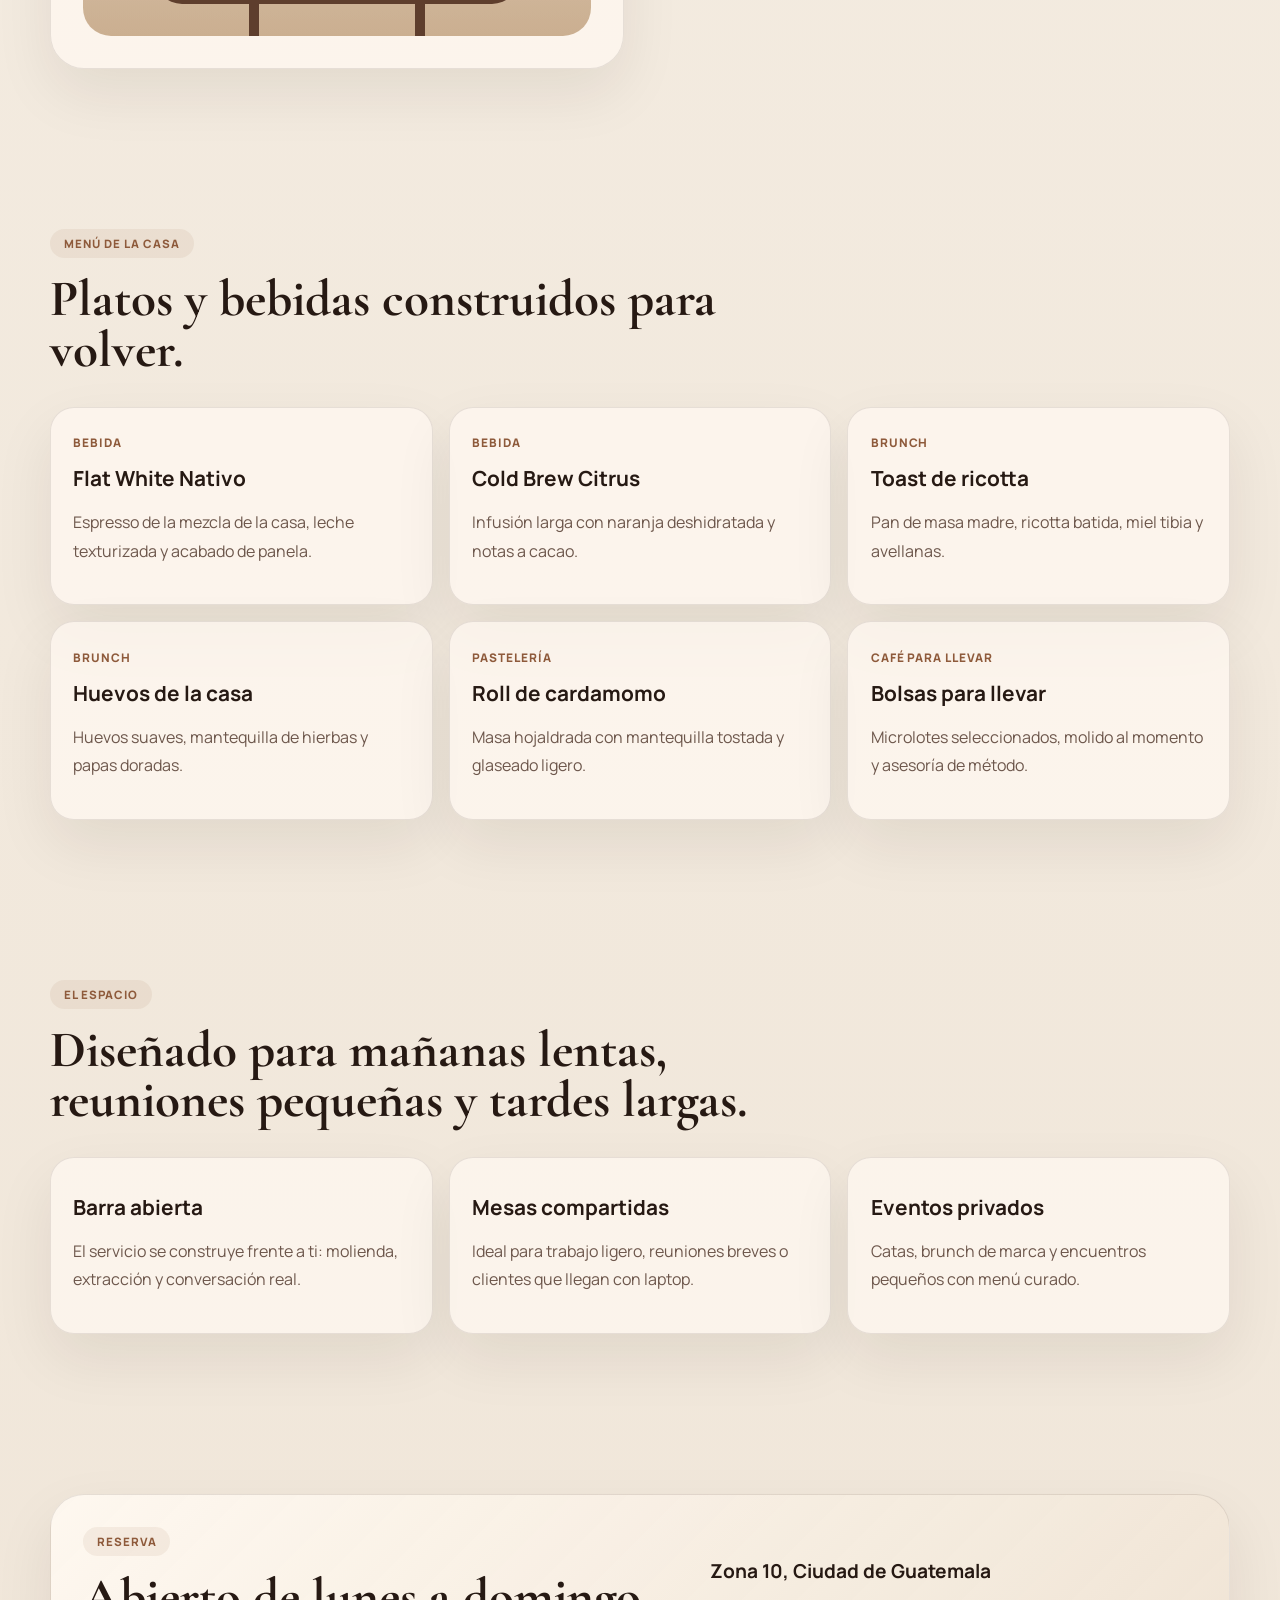
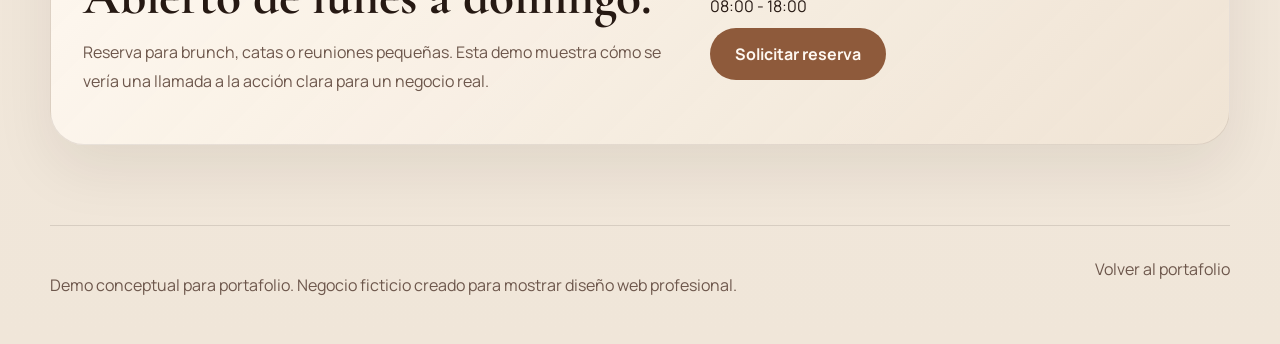
<file: demos/nativo-cafe/index.html>
<!DOCTYPE html>
<html lang="es">
<head>
  <meta charset="UTF-8">
  <meta name="viewport" content="width=device-width, initial-scale=1.0">
  <meta
    name="description"
    content="Nativo Caf&eacute; es una demo conceptual para portafolio: cafeter&iacute;a de especialidad con brunch, tostado propio y una experiencia editorial."
  >
  <title>Nativo Caf&eacute; | Caf&eacute; de especialidad y brunch</title>
  <link rel="preconnect" href="https://fonts.googleapis.com">
  <link rel="preconnect" href="https://fonts.gstatic.com" crossorigin>
  <link
    href="https://fonts.googleapis.com/css2?family=Cormorant+Garamond:wght@500;600;700&family=Manrope:wght@400;500;600;700;800&display=swap"
    rel="stylesheet"
  >
  <link rel="stylesheet" href="./styles.css">
</head>
<body>
  <div class="grain" aria-hidden="true"></div>

  <header class="site-header">
    <div class="container header-inner">
      <a class="brand" href="#inicio">Nativo Caf&eacute;</a>
      <button class="nav-toggle" type="button" aria-expanded="false" aria-controls="site-nav" aria-label="Abrir men&uacute;">
        <span></span>
        <span></span>
      </button>
      <nav class="site-nav" id="site-nav">
        <a href="#historia">Historia</a>
        <a href="#menu">Men&uacute;</a>
        <a href="#espacio">Espacio</a>
        <a href="#reserva">Reserva</a>
      </nav>
      <a class="button button-outline" href="#reserva">Reservar mesa</a>
    </div>
  </header>

  <main>
    <section class="hero section" id="inicio">
      <div class="container hero-grid">
        <div class="hero-copy" data-reveal>
          <span class="eyebrow">Caf&eacute; de especialidad y brunch pausado</span>
          <h1>Una cafeter&iacute;a que mezcla grano honesto, cocina ligera y una atm&oacute;sfera que invita a quedarse.</h1>
          <p>
            Nativo Caf&eacute; tuesta lotes peque&ntilde;os, trabaja con productores locales y sirve un brunch de temporada en un
            espacio que se siente tan bien como sabe.
          </p>
          <div class="hero-actions">
            <a class="button" href="#menu">Ver men&uacute;</a>
            <a class="button button-outline" href="#historia">Nuestra historia</a>
          </div>
        </div>

        <div class="hero-visual" data-reveal>
          <div class="hero-panel hero-panel-main">
            <span>Tostado semanal</span>
            <strong>Mezcla de la casa</strong>
            <p>Chocolate oscuro, caramelo tostado y un final c&iacute;trico.</p>
          </div>

          <div class="hero-cup" aria-hidden="true">
            <div class="latte-art"></div>
          </div>

          <div class="hero-panel hero-panel-side">
            <span>Brunch de temporada</span>
            <strong>08:00 - 15:00</strong>
            <p>Pan artesanal, huevos suaves y platos hechos al momento.</p>
          </div>
        </div>
      </div>
    </section>

    <section class="stats section">
      <div class="container stats-grid" data-reveal>
        <article>
          <strong data-count="7">0</strong>
          <span>a&ntilde;os refinando la experiencia</span>
        </article>
        <article>
          <strong data-count="18">0</strong>
          <span>bebidas y platos de autor</span>
        </article>
        <article>
          <strong data-count="4">0</strong>
          <span>or&iacute;genes disponibles por temporada</span>
        </article>
      </div>
    </section>

    <section class="section story" id="historia">
      <div class="container split-grid">
        <div class="story-card visual-card" data-reveal>
          <div class="room-scene">
            <div class="scene-lamp"></div>
            <div class="scene-table"></div>
            <div class="scene-window"></div>
          </div>
        </div>

        <div class="story-copy" data-reveal>
          <span class="eyebrow">Nuestra historia</span>
          <h2>Caf&eacute; de especialidad con ritmo humano.</h2>
          <p>
            Nacimos como una barra peque&ntilde;a enfocada en extraer bien. Con el tiempo sumamos cocina, panader&iacute;a artesanal
            y un espacio pensado para reuniones tranquilas, trabajo ligero y desayunos largos.
          </p>
          <p>
            El resultado es una marca con est&eacute;tica cuidada, servicio amable y una operaci&oacute;n que se siente consistente
            desde la primera taza hasta el &uacute;ltimo plato.
          </p>
        </div>
      </div>
    </section>

    <section class="section menu-section" id="menu">
      <div class="container">
        <div class="section-heading" data-reveal>
          <span class="eyebrow">Men&uacute; de la casa</span>
          <h2>Platos y bebidas construidos para volver.</h2>
        </div>

        <div class="menu-grid">
          <article class="menu-card" data-reveal>
            <span>Bebida</span>
            <h3>Flat White Nativo</h3>
            <p>Espresso de la mezcla de la casa, leche texturizada y acabado de panela.</p>
          </article>
          <article class="menu-card" data-reveal>
            <span>Bebida</span>
            <h3>Cold Brew Citrus</h3>
            <p>Infusi&oacute;n larga con naranja deshidratada y notas a cacao.</p>
          </article>
          <article class="menu-card" data-reveal>
            <span>Brunch</span>
            <h3>Toast de ricotta</h3>
            <p>Pan de masa madre, ricotta batida, miel tibia y avellanas.</p>
          </article>
          <article class="menu-card" data-reveal>
            <span>Brunch</span>
            <h3>Huevos de la casa</h3>
            <p>Huevos suaves, mantequilla de hierbas y papas doradas.</p>
          </article>
          <article class="menu-card" data-reveal>
            <span>Pasteler&iacute;a</span>
            <h3>Roll de cardamomo</h3>
            <p>Masa hojaldrada con mantequilla tostada y glaseado ligero.</p>
          </article>
          <article class="menu-card" data-reveal>
            <span>Caf&eacute; para llevar</span>
            <h3>Bolsas para llevar</h3>
            <p>Microlotes seleccionados, molido al momento y asesor&iacute;a de m&eacute;todo.</p>
          </article>
        </div>
      </div>
    </section>

    <section class="section experience" id="espacio">
      <div class="container">
        <div class="section-heading" data-reveal>
          <span class="eyebrow">El espacio</span>
          <h2>Dise&ntilde;ado para ma&ntilde;anas lentas, reuniones peque&ntilde;as y tardes largas.</h2>
        </div>

        <div class="experience-grid">
          <article class="experience-card" data-reveal>
            <strong>Barra abierta</strong>
            <p>El servicio se construye frente a ti: molienda, extracci&oacute;n y conversaci&oacute;n real.</p>
          </article>
          <article class="experience-card" data-reveal>
            <strong>Mesas compartidas</strong>
            <p>Ideal para trabajo ligero, reuniones breves o clientes que llegan con laptop.</p>
          </article>
          <article class="experience-card" data-reveal>
            <strong>Eventos privados</strong>
            <p>Catas, brunch de marca y encuentros peque&ntilde;os con men&uacute; curado.</p>
          </article>
        </div>
      </div>
    </section>

    <section class="section reservation" id="reserva">
      <div class="container reservation-panel" data-reveal>
        <div>
          <span class="eyebrow">Reserva</span>
          <h2>Abierto de lunes a domingo.</h2>
          <p>
            Reserva para brunch, catas o reuniones peque&ntilde;as. Esta demo muestra c&oacute;mo se ver&iacute;a una llamada a la acci&oacute;n
            clara para un negocio real.
          </p>
        </div>
        <div class="reservation-meta">
          <strong>Zona 10, Ciudad de Guatemala</strong>
          <span>08:00 - 18:00</span>
          <a class="button" href="mailto:reservas@nativocafe.demo">Solicitar reserva</a>
        </div>
      </div>
    </section>
  </main>

  <footer class="site-footer">
    <div class="container footer-inner">
      <p>Demo conceptual para portafolio. Negocio ficticio creado para mostrar dise&ntilde;o web profesional.</p>
      <a href="../../index.html">Volver al portafolio</a>
    </div>
  </footer>

  <script src="../../scripts/language-switch.js"></script>
  <script src="./script.js"></script>
</body>
</html>
</file>
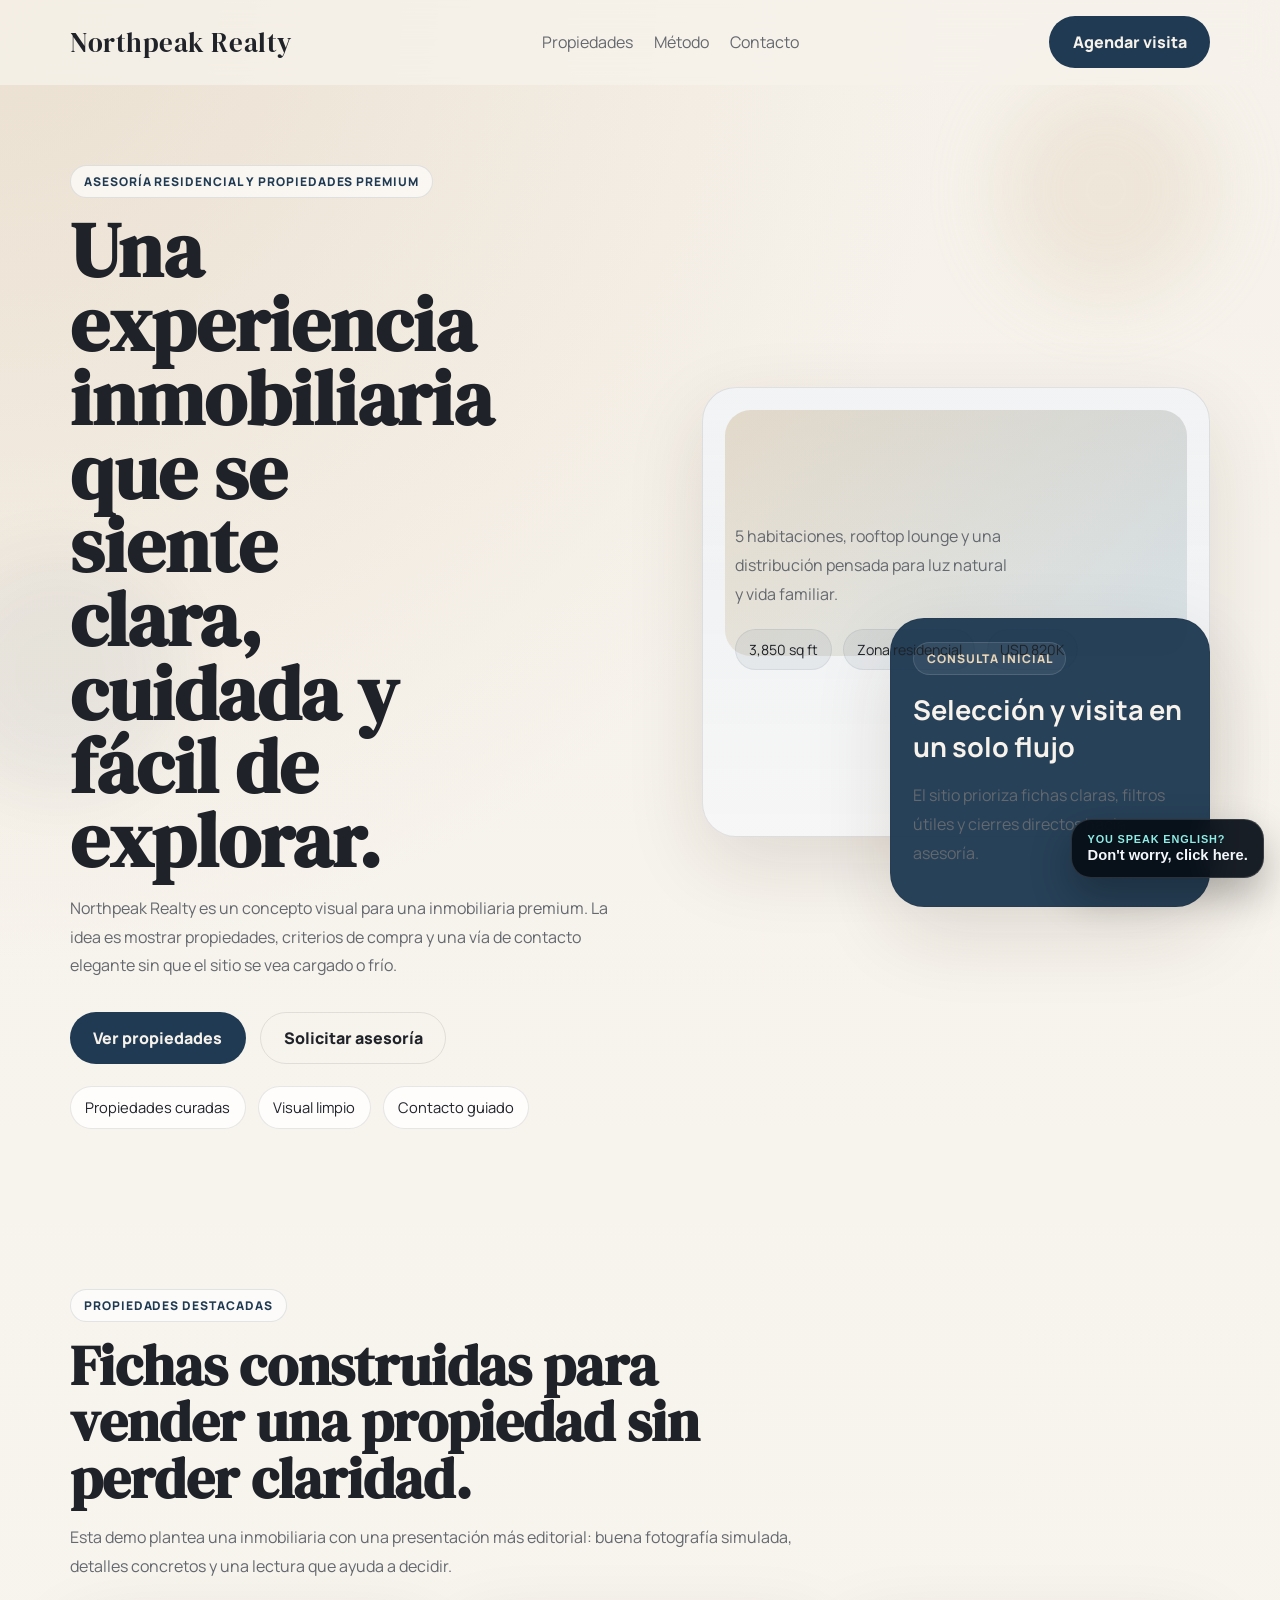
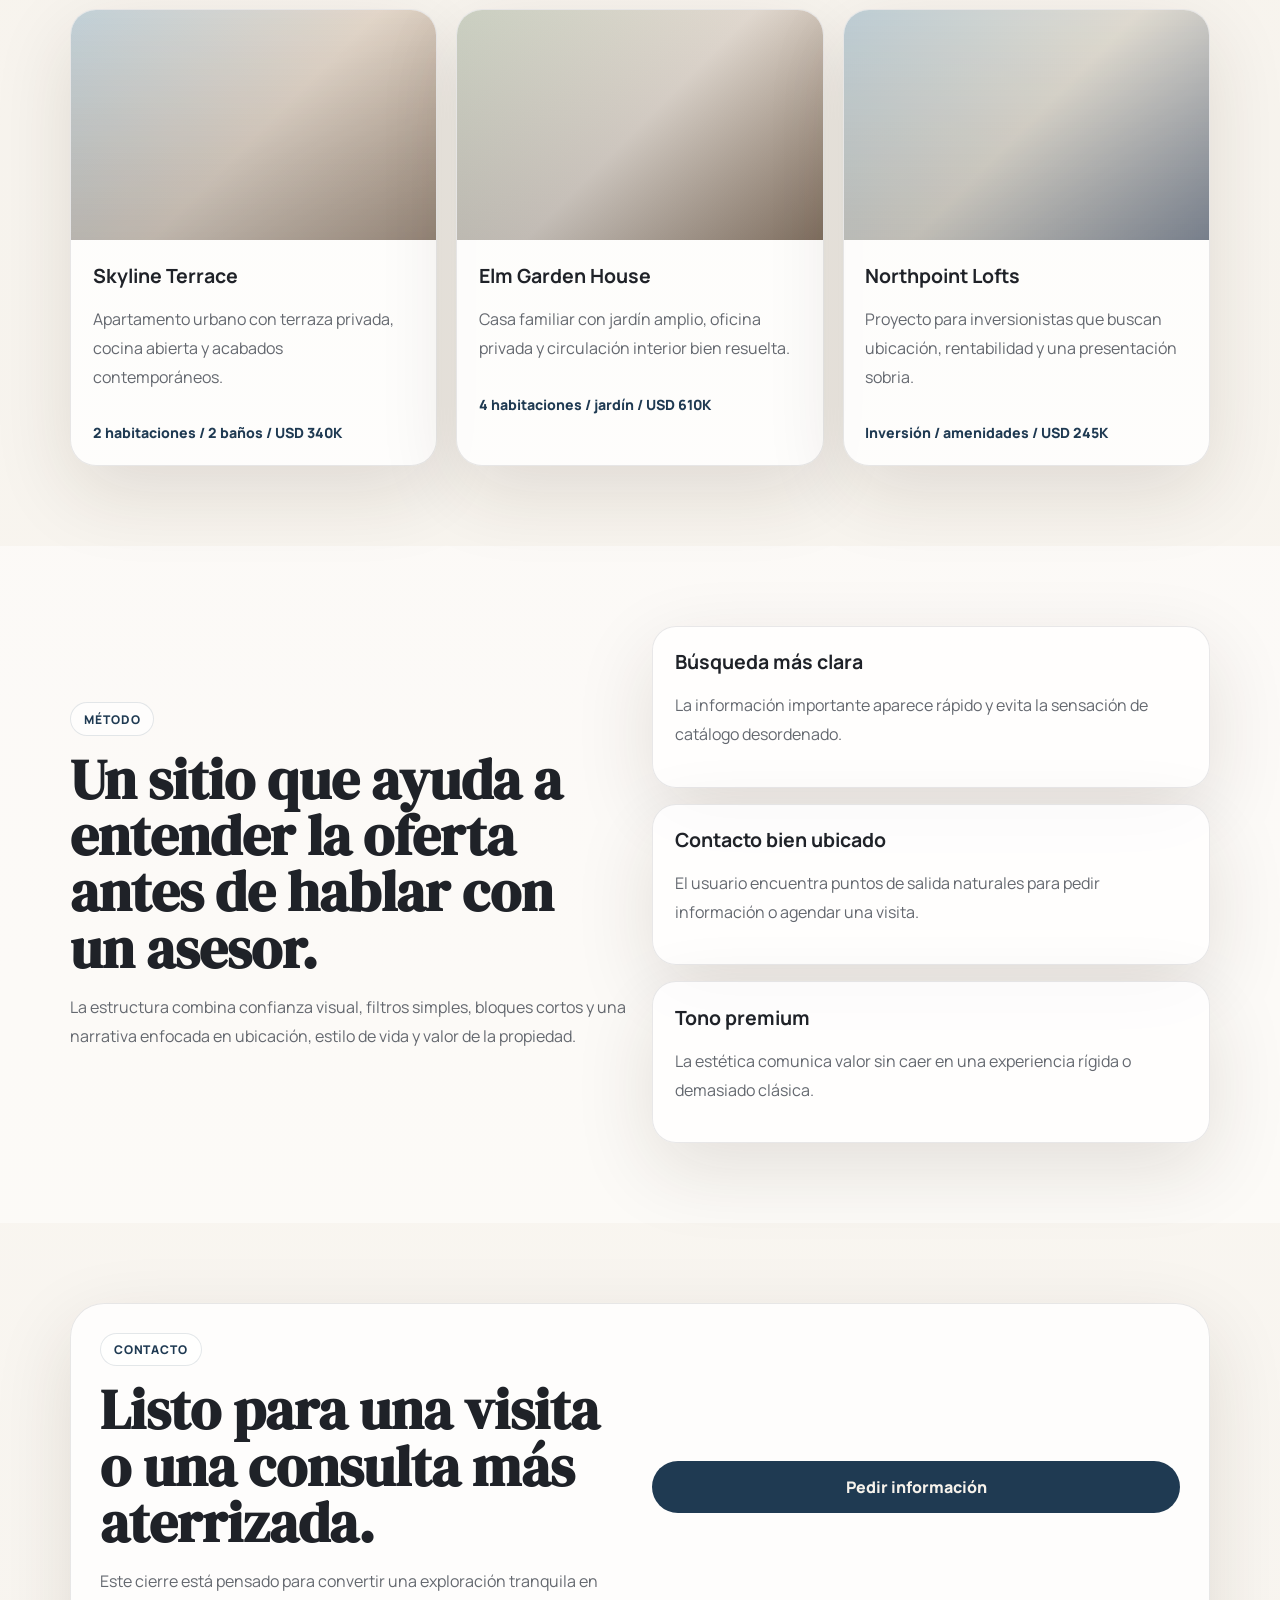
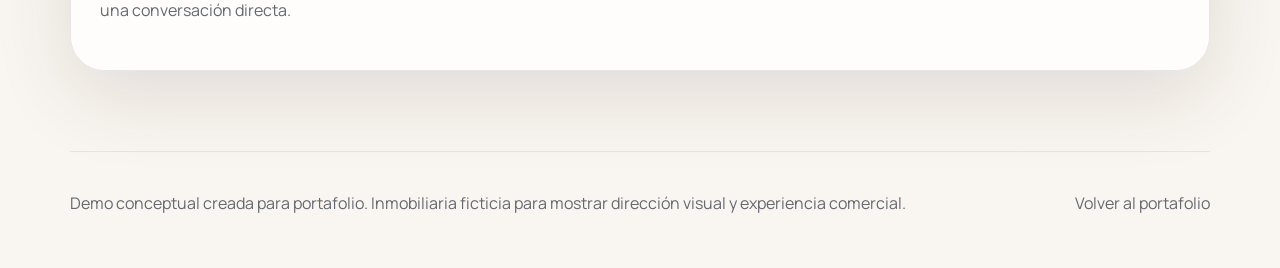
<file: demos/northpeak-realty/index.html>
<!DOCTYPE html>
<html lang="es">
<head>
  <meta charset="UTF-8">
  <meta name="viewport" content="width=device-width, initial-scale=1.0">
  <meta
    name="description"
    content="Northpeak Realty es una demo conceptual para portafolio: una inmobiliaria premium con propiedades destacadas, confianza visual y contacto guiado."
  >
  <title>Northpeak Realty | Propiedades curadas</title>
  <link rel="preconnect" href="https://fonts.googleapis.com">
  <link rel="preconnect" href="https://fonts.gstatic.com" crossorigin>
  <link
    href="https://fonts.googleapis.com/css2?family=DM+Serif+Display:ital@0;1&family=Manrope:wght@400;500;600;700;800&display=swap"
    rel="stylesheet"
  >
  <link rel="stylesheet" href="./styles.css">
</head>
<body>
  <div class="ambient ambient-a" aria-hidden="true"></div>
  <div class="ambient ambient-b" aria-hidden="true"></div>

  <header class="site-header">
    <div class="container header-inner">
      <a class="brand" href="#inicio">Northpeak Realty</a>
      <button class="nav-toggle" type="button" aria-expanded="false" aria-controls="site-nav" aria-label="Abrir men&uacute;">
        <span></span>
        <span></span>
      </button>
      <nav class="site-nav" id="site-nav">
        <a href="#propiedades">Propiedades</a>
        <a href="#metodo">M&eacute;todo</a>
        <a href="#contacto">Contacto</a>
      </nav>
      <a class="button" href="#contacto">Agendar visita</a>
    </div>
  </header>

  <main>
    <section class="hero section" id="inicio">
      <div class="container hero-grid">
        <div class="hero-copy" data-reveal>
          <span class="eyebrow">Asesor&iacute;a residencial y propiedades premium</span>
          <h1>Una experiencia inmobiliaria que se siente clara, cuidada y f&aacute;cil de explorar.</h1>
          <p>
            Northpeak Realty es un concepto visual para una inmobiliaria premium. La idea es mostrar propiedades,
            criterios de compra y una v&iacute;a de contacto elegante sin que el sitio se vea cargado o fr&iacute;o.
          </p>
          <div class="hero-actions">
            <a class="button" href="#propiedades">Ver propiedades</a>
            <a class="button button-outline" href="#contacto">Solicitar asesor&iacute;a</a>
          </div>
          <div class="hero-highlights">
            <span>Propiedades curadas</span>
            <span>Visual limpio</span>
            <span>Contacto guiado</span>
          </div>
        </div>

        <div class="hero-visual" data-reveal>
          <article class="estate-card main-estate">
            <span class="card-label">Propiedad destacada</span>
            <strong>Residencia Ridge 18</strong>
            <p>5 habitaciones, rooftop lounge y una distribuci&oacute;n pensada para luz natural y vida familiar.</p>
            <div class="estate-meta">
              <span>3,850 sq ft</span>
              <span>Zona residencial</span>
              <span>USD 820K</span>
            </div>
          </article>

          <article class="estate-card floating-estate">
            <span class="card-label">Consulta inicial</span>
            <strong>Selecci&oacute;n y visita en un solo flujo</strong>
            <p>El sitio prioriza fichas claras, filtros &uacute;tiles y cierres directos hacia asesor&iacute;a.</p>
          </article>
        </div>
      </div>
    </section>

    <section class="section" id="propiedades">
      <div class="container">
        <div class="section-heading" data-reveal>
          <span class="eyebrow">Propiedades destacadas</span>
          <h2>Fichas construidas para vender una propiedad sin perder claridad.</h2>
          <p>
            Esta demo plantea una inmobiliaria con una presentaci&oacute;n m&aacute;s editorial: buena fotograf&iacute;a simulada, detalles
            concretos y una lectura que ayuda a decidir.
          </p>
        </div>

        <div class="listing-grid">
          <article class="listing-card" data-reveal>
            <div class="listing-visual visual-one"></div>
            <div class="listing-copy">
              <strong>Skyline Terrace</strong>
              <p>Apartamento urbano con terraza privada, cocina abierta y acabados contempor&aacute;neos.</p>
              <span>2 habitaciones / 2 ba&ntilde;os / USD 340K</span>
            </div>
          </article>
          <article class="listing-card" data-reveal>
            <div class="listing-visual visual-two"></div>
            <div class="listing-copy">
              <strong>Elm Garden House</strong>
              <p>Casa familiar con jard&iacute;n amplio, oficina privada y circulaci&oacute;n interior bien resuelta.</p>
              <span>4 habitaciones / jard&iacute;n / USD 610K</span>
            </div>
          </article>
          <article class="listing-card" data-reveal>
            <div class="listing-visual visual-three"></div>
            <div class="listing-copy">
              <strong>Northpoint Lofts</strong>
              <p>Proyecto para inversionistas que buscan ubicaci&oacute;n, rentabilidad y una presentaci&oacute;n sobria.</p>
              <span>Inversi&oacute;n / amenidades / USD 245K</span>
            </div>
          </article>
        </div>
      </div>
    </section>

    <section class="section method-section" id="metodo">
      <div class="container method-grid">
        <div class="method-copy" data-reveal>
          <span class="eyebrow">M&eacute;todo</span>
          <h2>Un sitio que ayuda a entender la oferta antes de hablar con un asesor.</h2>
          <p>
            La estructura combina confianza visual, filtros simples, bloques cortos y una narrativa enfocada en
            ubicaci&oacute;n, estilo de vida y valor de la propiedad.
          </p>
        </div>

        <div class="method-panel" data-reveal>
          <article>
            <strong>B&uacute;squeda m&aacute;s clara</strong>
            <p>La informaci&oacute;n importante aparece r&aacute;pido y evita la sensaci&oacute;n de cat&aacute;logo desordenado.</p>
          </article>
          <article>
            <strong>Contacto bien ubicado</strong>
            <p>El usuario encuentra puntos de salida naturales para pedir informaci&oacute;n o agendar una visita.</p>
          </article>
          <article>
            <strong>Tono premium</strong>
            <p>La est&eacute;tica comunica valor sin caer en una experiencia r&iacute;gida o demasiado cl&aacute;sica.</p>
          </article>
        </div>
      </div>
    </section>

    <section class="section inquiry-section" id="contacto">
      <div class="container inquiry-panel" data-reveal>
        <div>
          <span class="eyebrow">Contacto</span>
          <h2>Listo para una visita o una consulta m&aacute;s aterrizada.</h2>
          <p>Este cierre est&aacute; pensado para convertir una exploraci&oacute;n tranquila en una conversaci&oacute;n directa.</p>
        </div>
        <a class="button" href="mailto:info@northpeakrealty.demo">Pedir informaci&oacute;n</a>
      </div>
    </section>
  </main>

  <footer class="site-footer">
    <div class="container footer-inner">
      <p>Demo conceptual creada para portafolio. Inmobiliaria ficticia para mostrar direcci&oacute;n visual y experiencia comercial.</p>
      <a href="../../index.html">Volver al portafolio</a>
    </div>
  </footer>

  <script src="../../scripts/language-switch.js"></script>
  <script src="../demo-shared.js"></script>
</body>
</html>
</file>
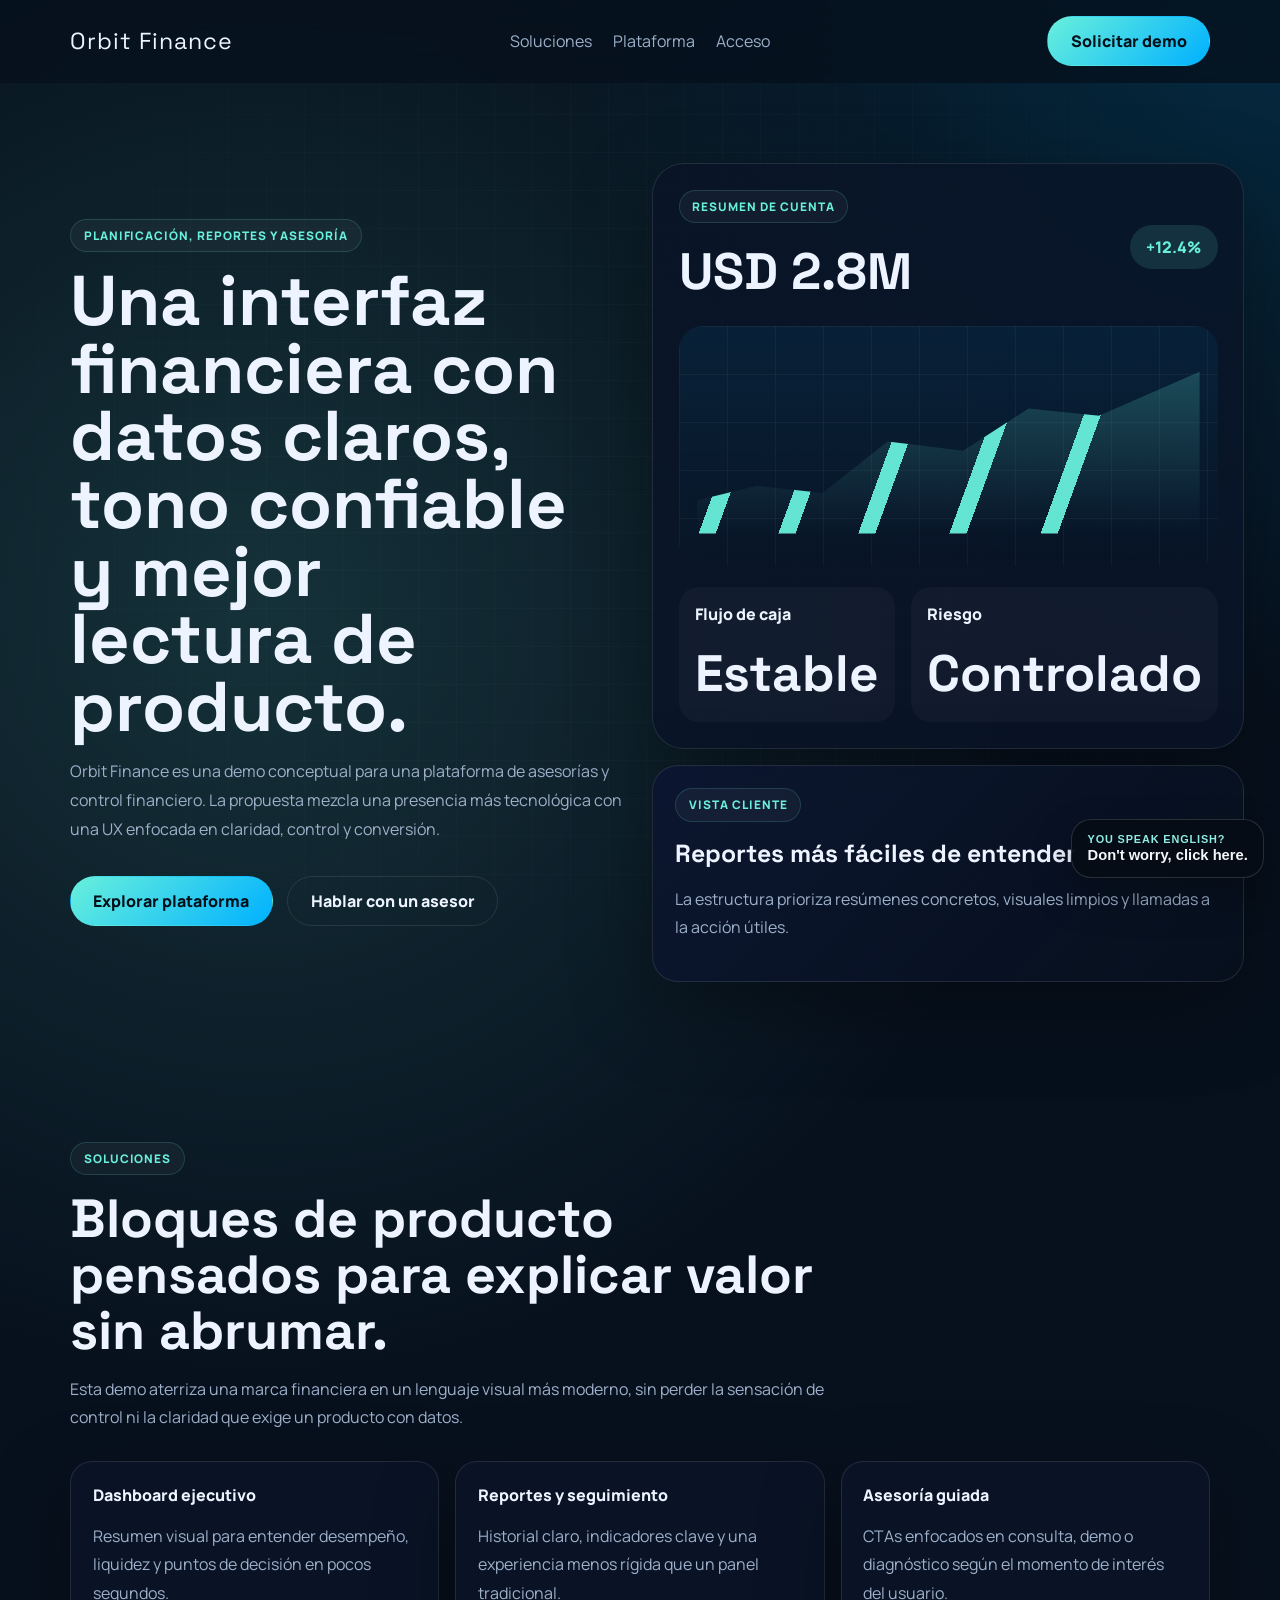
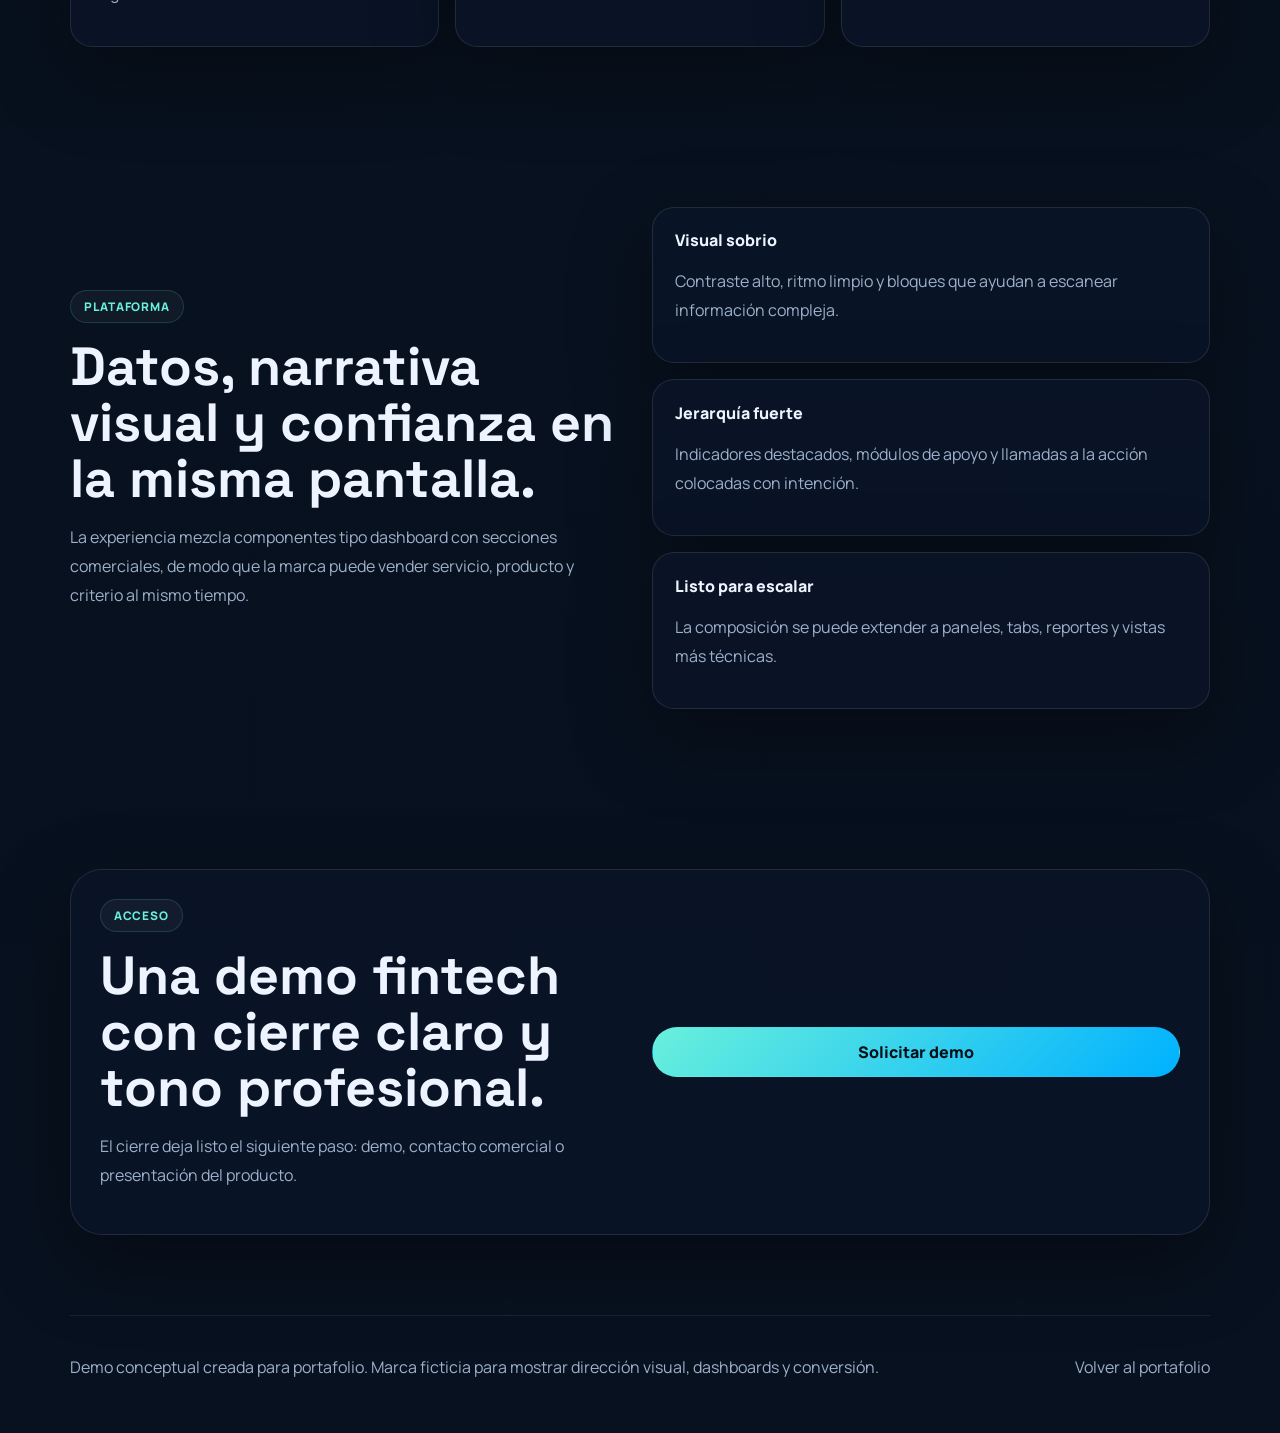
<file: demos/orbit-finance/index.html>
<!DOCTYPE html>
<html lang="es">
<head>
  <meta charset="UTF-8">
  <meta name="viewport" content="width=device-width, initial-scale=1.0">
  <meta
    name="description"
    content="Orbit Finance es una demo conceptual para portafolio: una marca fintech con dashboards claros, confianza visual y cierre de conversi&oacute;n."
  >
  <title>Orbit Finance | Interfaz financiera</title>
  <link rel="preconnect" href="https://fonts.googleapis.com">
  <link rel="preconnect" href="https://fonts.gstatic.com" crossorigin>
  <link
    href="https://fonts.googleapis.com/css2?family=Manrope:wght@400;500;600;700;800&family=Space+Grotesk:wght@500;700&display=swap"
    rel="stylesheet"
  >
  <link rel="stylesheet" href="./styles.css">
</head>
<body>
  <div class="grid-glow" aria-hidden="true"></div>

  <header class="site-header">
    <div class="container header-inner">
      <a class="brand" href="#inicio">Orbit Finance</a>
      <button class="nav-toggle" type="button" aria-expanded="false" aria-controls="site-nav" aria-label="Abrir men&uacute;">
        <span></span>
        <span></span>
      </button>
      <nav class="site-nav" id="site-nav">
        <a href="#soluciones">Soluciones</a>
        <a href="#plataforma">Plataforma</a>
        <a href="#acceso">Acceso</a>
      </nav>
      <a class="button" href="#acceso">Solicitar demo</a>
    </div>
  </header>

  <main>
    <section class="hero section" id="inicio">
      <div class="container hero-grid">
        <div class="hero-copy" data-reveal>
          <span class="eyebrow">Planificaci&oacute;n, reportes y asesor&iacute;a</span>
          <h1>Una interfaz financiera con datos claros, tono confiable y mejor lectura de producto.</h1>
          <p>
            Orbit Finance es una demo conceptual para una plataforma de asesor&iacute;as y control financiero. La propuesta
            mezcla una presencia m&aacute;s tecnol&oacute;gica con una UX enfocada en claridad, control y conversi&oacute;n.
          </p>
          <div class="hero-actions">
            <a class="button" href="#plataforma">Explorar plataforma</a>
            <a class="button button-outline" href="#acceso">Hablar con un asesor</a>
          </div>
        </div>

        <div class="hero-visual" data-reveal>
          <article class="dashboard">
            <div class="dashboard-top">
              <div>
                <span class="chip">Resumen de cuenta</span>
                <strong>USD 2.8M</strong>
              </div>
              <span class="trend">+12.4%</span>
            </div>
            <div class="chart-area">
              <div class="chart-line"></div>
            </div>
            <div class="dashboard-bottom">
              <article>
                <span>Flujo de caja</span>
                <strong>Estable</strong>
              </article>
              <article>
                <span>Riesgo</span>
                <strong>Controlado</strong>
              </article>
            </div>
          </article>

          <article class="side-stat">
            <span class="chip">Vista cliente</span>
            <strong>Reportes m&aacute;s f&aacute;ciles de entender</strong>
            <p>La estructura prioriza res&uacute;menes concretos, visuales limpios y llamadas a la acci&oacute;n &uacute;tiles.</p>
          </article>
        </div>
      </div>
    </section>

    <section class="section" id="soluciones">
      <div class="container">
        <div class="section-heading" data-reveal>
          <span class="eyebrow">Soluciones</span>
          <h2>Bloques de producto pensados para explicar valor sin abrumar.</h2>
          <p>
            Esta demo aterriza una marca financiera en un lenguaje visual m&aacute;s moderno, sin perder la sensaci&oacute;n de
            control ni la claridad que exige un producto con datos.
          </p>
        </div>

        <div class="solution-grid">
          <article class="solution-card" data-reveal>
            <strong>Dashboard ejecutivo</strong>
            <p>Resumen visual para entender desempe&ntilde;o, liquidez y puntos de decisi&oacute;n en pocos segundos.</p>
          </article>
          <article class="solution-card" data-reveal>
            <strong>Reportes y seguimiento</strong>
            <p>Historial claro, indicadores clave y una experiencia menos r&iacute;gida que un panel tradicional.</p>
          </article>
          <article class="solution-card" data-reveal>
            <strong>Asesor&iacute;a guiada</strong>
            <p>CTAs enfocados en consulta, demo o diagn&oacute;stico seg&uacute;n el momento de inter&eacute;s del usuario.</p>
          </article>
        </div>
      </div>
    </section>

    <section class="section platform-section" id="plataforma">
      <div class="container platform-grid">
        <div class="platform-copy" data-reveal>
          <span class="eyebrow">Plataforma</span>
          <h2>Datos, narrativa visual y confianza en la misma pantalla.</h2>
          <p>
            La experiencia mezcla componentes tipo dashboard con secciones comerciales, de modo que la marca puede
            vender servicio, producto y criterio al mismo tiempo.
          </p>
        </div>

        <div class="platform-panels" data-reveal>
          <article>
            <strong>Visual sobrio</strong>
            <p>Contraste alto, ritmo limpio y bloques que ayudan a escanear informaci&oacute;n compleja.</p>
          </article>
          <article>
            <strong>Jerarqu&iacute;a fuerte</strong>
            <p>Indicadores destacados, m&oacute;dulos de apoyo y llamadas a la acci&oacute;n colocadas con intenci&oacute;n.</p>
          </article>
          <article>
            <strong>Listo para escalar</strong>
            <p>La composici&oacute;n se puede extender a paneles, tabs, reportes y vistas m&aacute;s t&eacute;cnicas.</p>
          </article>
        </div>
      </div>
    </section>

    <section class="section access-section" id="acceso">
      <div class="container access-panel" data-reveal>
        <div>
          <span class="eyebrow">Acceso</span>
          <h2>Una demo fintech con cierre claro y tono profesional.</h2>
          <p>El cierre deja listo el siguiente paso: demo, contacto comercial o presentaci&oacute;n del producto.</p>
        </div>
        <a class="button" href="mailto:hello@orbitfinance.demo">Solicitar demo</a>
      </div>
    </section>
  </main>

  <footer class="site-footer">
    <div class="container footer-inner">
      <p>Demo conceptual creada para portafolio. Marca ficticia para mostrar direcci&oacute;n visual, dashboards y conversi&oacute;n.</p>
      <a href="../../index.html">Volver al portafolio</a>
    </div>
  </footer>

  <script src="../../scripts/language-switch.js"></script>
  <script src="../demo-shared.js"></script>
</body>
</html>
</file>
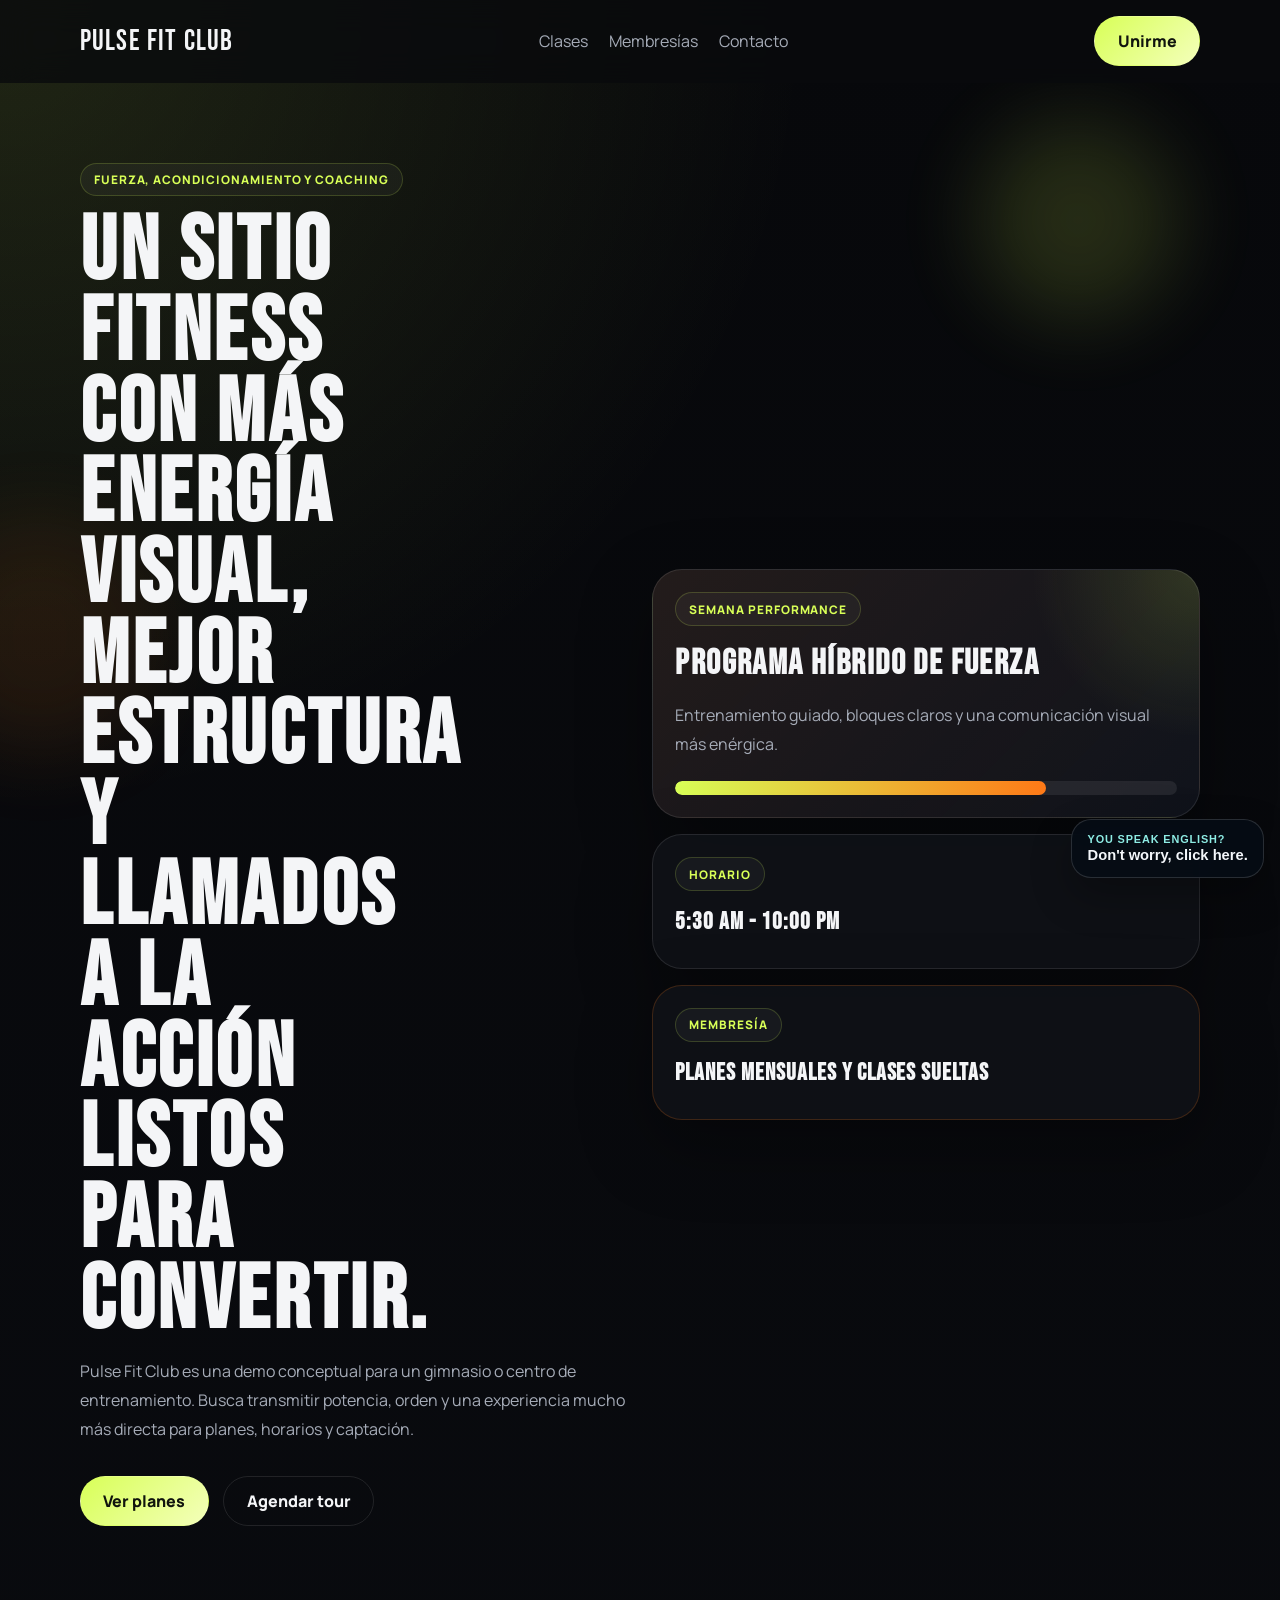
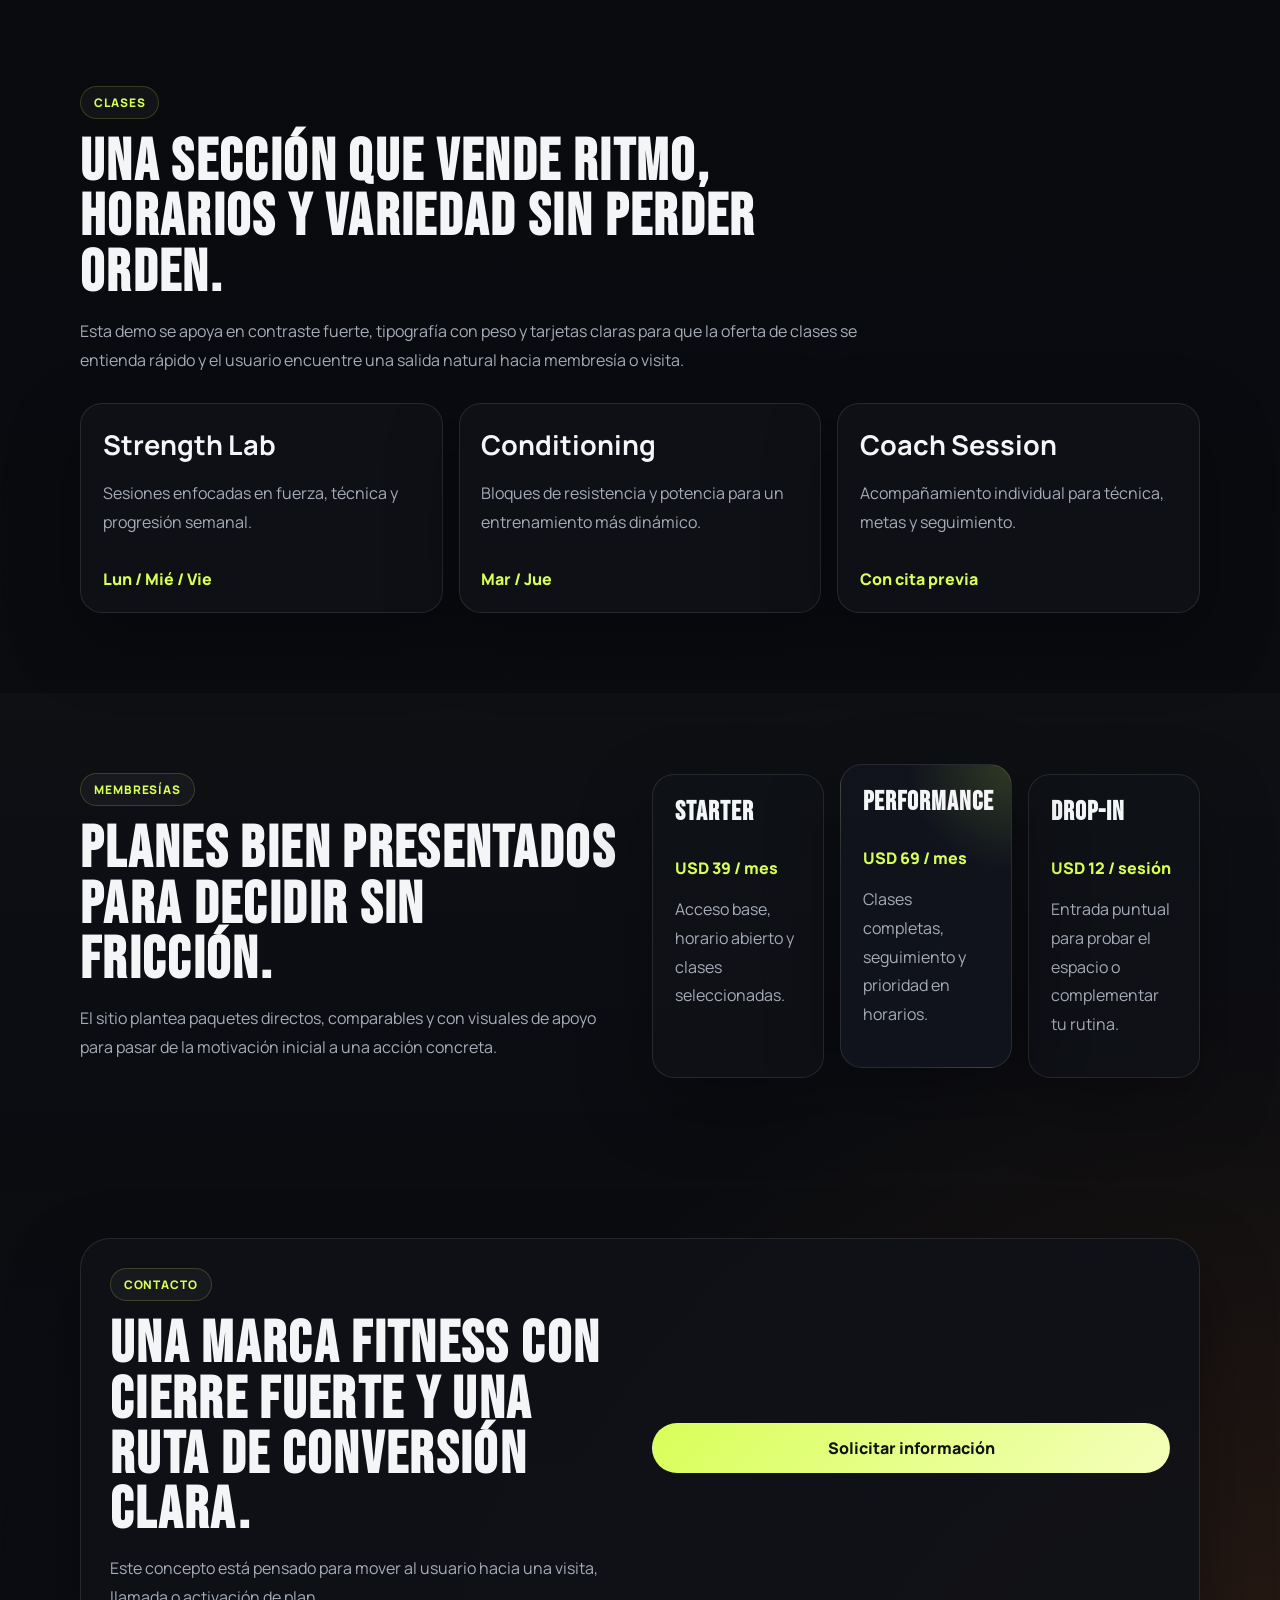
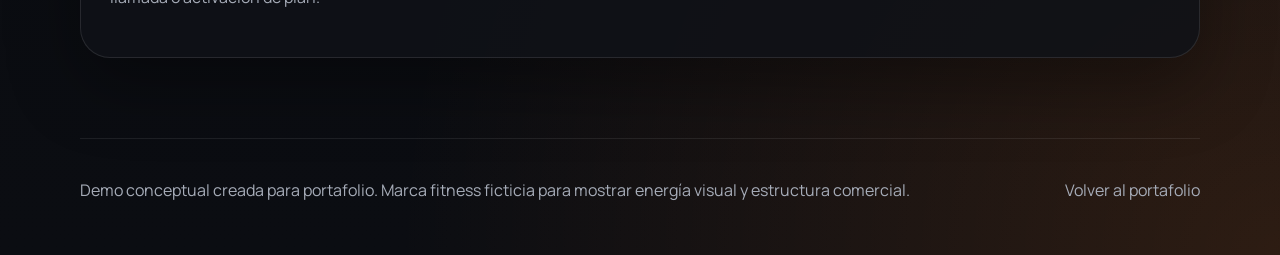
<file: demos/pulse-fit/index.html>
<!DOCTYPE html>
<html lang="es">
<head>
  <meta charset="UTF-8">
  <meta name="viewport" content="width=device-width, initial-scale=1.0">
  <meta
    name="description"
    content="Pulse Fit Club es una demo conceptual para portafolio: un gimnasio con tono intenso, membres&iacute;as claras y una experiencia enfocada en conversi&oacute;n."
  >
  <title>Pulse Fit Club | Gimnasio de performance</title>
  <link rel="preconnect" href="https://fonts.googleapis.com">
  <link rel="preconnect" href="https://fonts.gstatic.com" crossorigin>
  <link
    href="https://fonts.googleapis.com/css2?family=Bebas+Neue&family=Manrope:wght@400;500;600;700;800&display=swap"
    rel="stylesheet"
  >
  <link rel="stylesheet" href="./styles.css">
</head>
<body>
  <div class="energy energy-a" aria-hidden="true"></div>
  <div class="energy energy-b" aria-hidden="true"></div>

  <header class="site-header">
    <div class="container header-inner">
      <a class="brand" href="#inicio">Pulse Fit Club</a>
      <button class="nav-toggle" type="button" aria-expanded="false" aria-controls="site-nav" aria-label="Abrir men&uacute;">
        <span></span>
        <span></span>
      </button>
      <nav class="site-nav" id="site-nav">
        <a href="#clases">Clases</a>
        <a href="#membresias">Membres&iacute;as</a>
        <a href="#contacto">Contacto</a>
      </nav>
      <a class="button" href="#membresias">Unirme</a>
    </div>
  </header>

  <main>
    <section class="hero section" id="inicio">
      <div class="container hero-grid">
        <div class="hero-copy" data-reveal>
          <span class="eyebrow">Fuerza, acondicionamiento y coaching</span>
          <h1>Un sitio fitness con m&aacute;s energ&iacute;a visual, mejor estructura y llamados a la acci&oacute;n listos para convertir.</h1>
          <p>
            Pulse Fit Club es una demo conceptual para un gimnasio o centro de entrenamiento. Busca transmitir potencia,
            orden y una experiencia mucho m&aacute;s directa para planes, horarios y captaci&oacute;n.
          </p>
          <div class="hero-actions">
            <a class="button" href="#membresias">Ver planes</a>
            <a class="button button-outline" href="#contacto">Agendar tour</a>
          </div>
        </div>

        <div class="hero-panel" data-reveal>
          <article class="hero-card primary-card">
            <span class="card-tag">Semana performance</span>
            <strong>Programa h&iacute;brido de fuerza</strong>
            <p>Entrenamiento guiado, bloques claros y una comunicaci&oacute;n visual m&aacute;s en&eacute;rgica.</p>
            <div class="meter">
              <span></span>
            </div>
          </article>

          <div class="hero-side">
            <article class="hero-card compact-card">
              <span class="card-tag">Horario</span>
              <strong>5:30 AM - 10:00 PM</strong>
            </article>
            <article class="hero-card compact-card accent-card">
              <span class="card-tag">Membres&iacute;a</span>
              <strong>Planes mensuales y clases sueltas</strong>
            </article>
          </div>
        </div>
      </div>
    </section>

    <section class="section" id="clases">
      <div class="container">
        <div class="section-heading" data-reveal>
          <span class="eyebrow">Clases</span>
          <h2>Una secci&oacute;n que vende ritmo, horarios y variedad sin perder orden.</h2>
          <p>
            Esta demo se apoya en contraste fuerte, tipograf&iacute;a con peso y tarjetas claras para que la oferta de clases
            se entienda r&aacute;pido y el usuario encuentre una salida natural hacia membres&iacute;a o visita.
          </p>
        </div>

        <div class="class-grid">
          <article class="class-card" data-reveal>
            <strong>Strength Lab</strong>
            <p>Sesiones enfocadas en fuerza, t&eacute;cnica y progresi&oacute;n semanal.</p>
            <span>Lun / Mi&eacute; / Vie</span>
          </article>
          <article class="class-card" data-reveal>
            <strong>Conditioning</strong>
            <p>Bloques de resistencia y potencia para un entrenamiento m&aacute;s din&aacute;mico.</p>
            <span>Mar / Jue</span>
          </article>
          <article class="class-card" data-reveal>
            <strong>Coach Session</strong>
            <p>Acompa&ntilde;amiento individual para t&eacute;cnica, metas y seguimiento.</p>
            <span>Con cita previa</span>
          </article>
        </div>
      </div>
    </section>

    <section class="section membership-section" id="membresias">
      <div class="container membership-grid">
        <div class="membership-copy" data-reveal>
          <span class="eyebrow">Membres&iacute;as</span>
          <h2>Planes bien presentados para decidir sin fricci&oacute;n.</h2>
          <p>
            El sitio plantea paquetes directos, comparables y con visuales de apoyo para pasar de la motivaci&oacute;n inicial
            a una acci&oacute;n concreta.
          </p>
        </div>

        <div class="pricing-stack" data-reveal>
          <article class="price-card">
            <strong>Starter</strong>
            <span>USD 39 / mes</span>
            <p>Acceso base, horario abierto y clases seleccionadas.</p>
          </article>
          <article class="price-card featured">
            <strong>Performance</strong>
            <span>USD 69 / mes</span>
            <p>Clases completas, seguimiento y prioridad en horarios.</p>
          </article>
          <article class="price-card">
            <strong>Drop-In</strong>
            <span>USD 12 / sesi&oacute;n</span>
            <p>Entrada puntual para probar el espacio o complementar tu rutina.</p>
          </article>
        </div>
      </div>
    </section>

    <section class="section contact-section" id="contacto">
      <div class="container contact-panel" data-reveal>
        <div>
          <span class="eyebrow">Contacto</span>
          <h2>Una marca fitness con cierre fuerte y una ruta de conversi&oacute;n clara.</h2>
          <p>Este concepto est&aacute; pensado para mover al usuario hacia una visita, llamada o activaci&oacute;n de plan.</p>
        </div>
        <a class="button" href="mailto:hello@pulsefit.demo">Solicitar informaci&oacute;n</a>
      </div>
    </section>
  </main>

  <footer class="site-footer">
    <div class="container footer-inner">
      <p>Demo conceptual creada para portafolio. Marca fitness ficticia para mostrar energ&iacute;a visual y estructura comercial.</p>
      <a href="../../index.html">Volver al portafolio</a>
    </div>
  </footer>

  <script src="../../scripts/language-switch.js"></script>
  <script src="../demo-shared.js"></script>
</body>
</html>
</file>
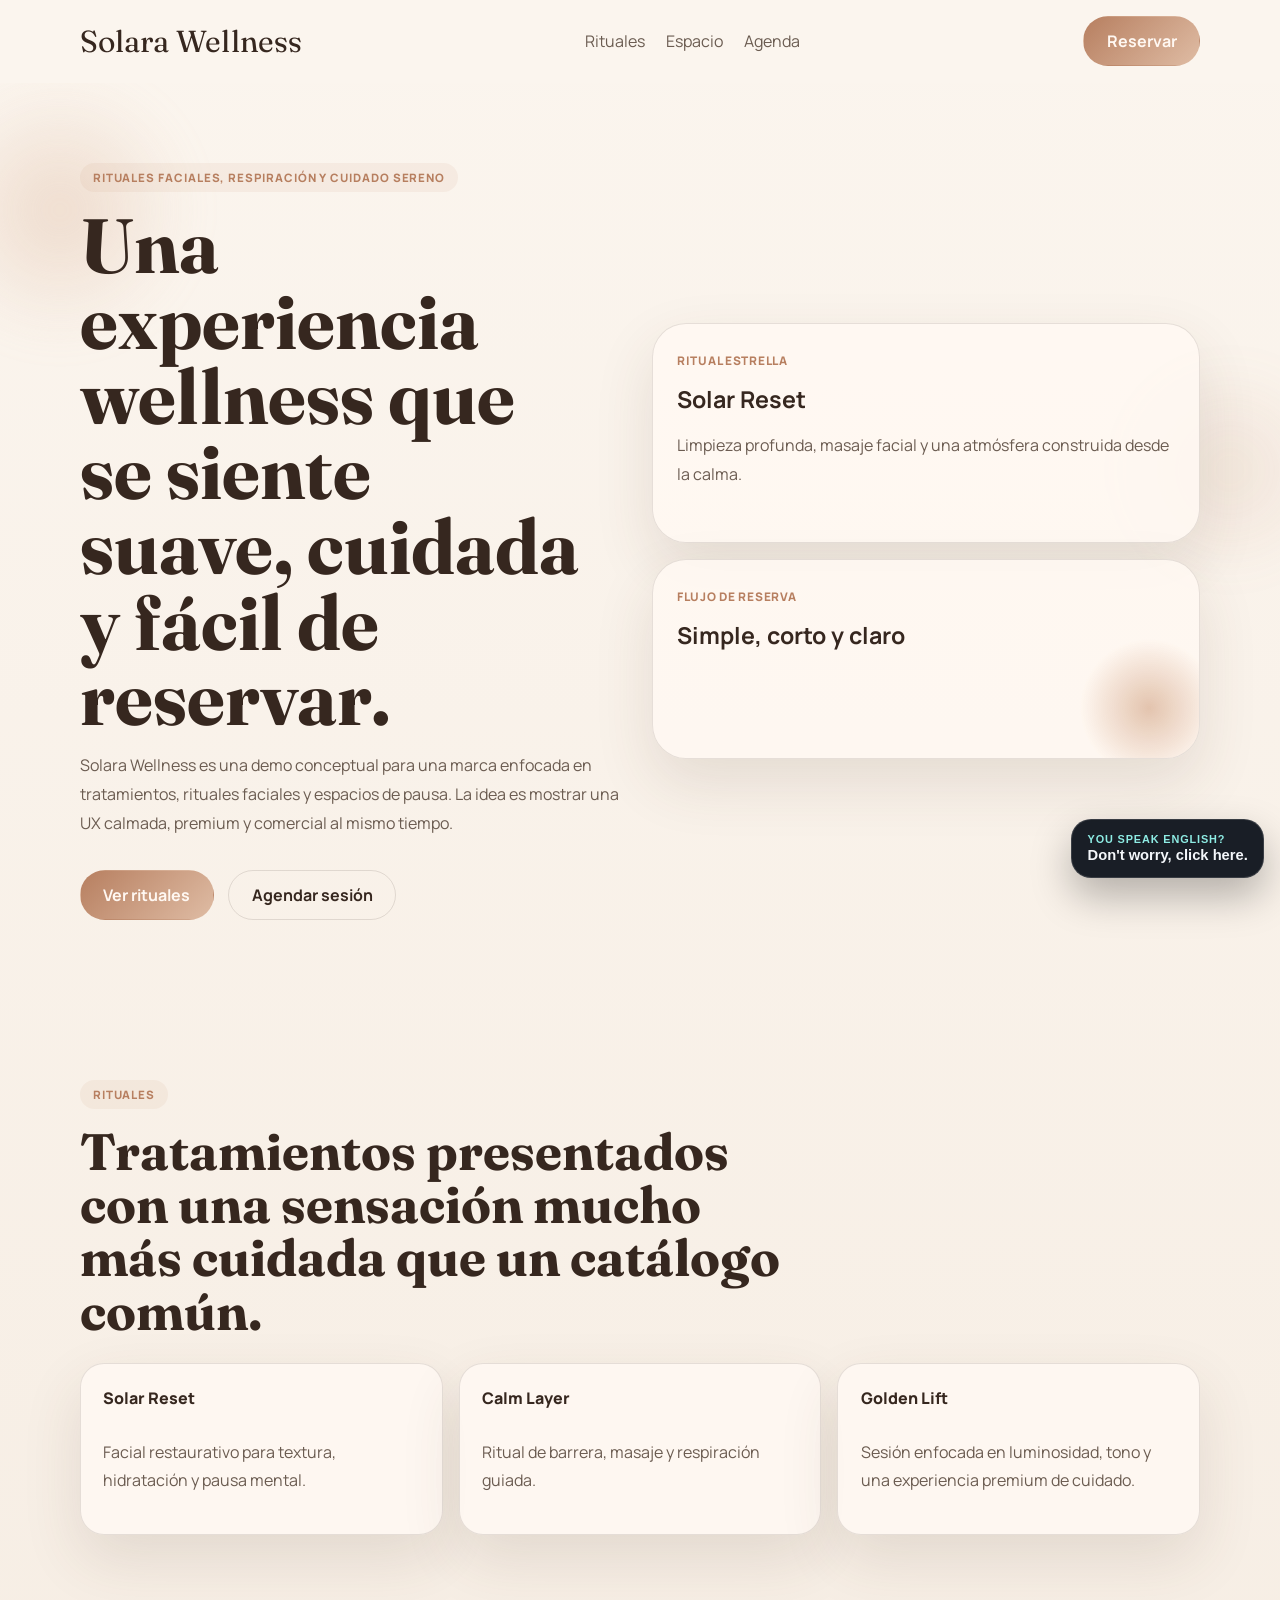
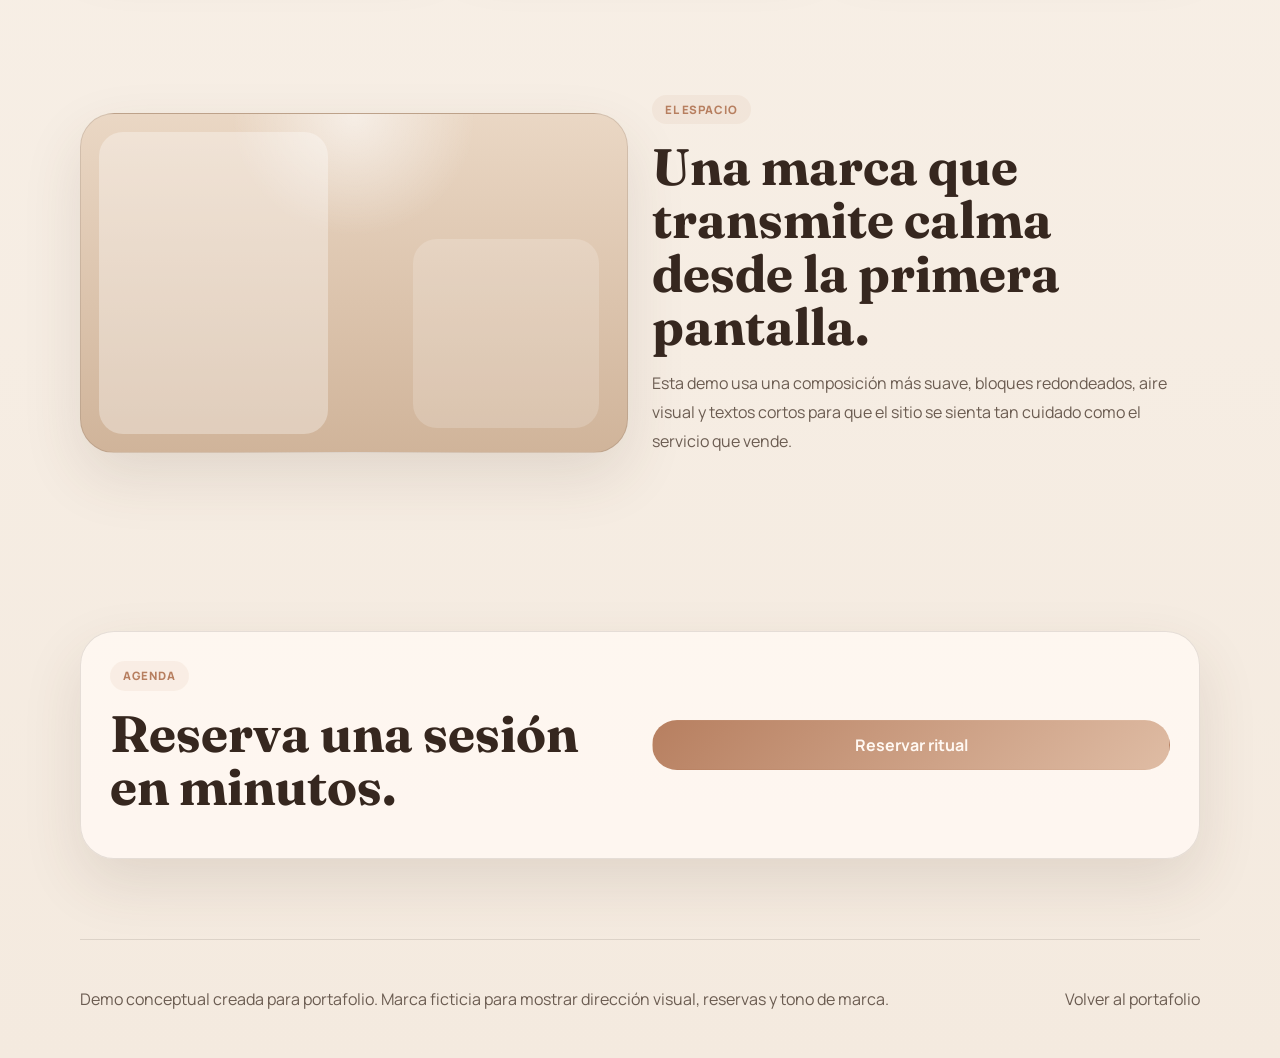
<file: demos/solara-wellness/index.html>
<!DOCTYPE html>
<html lang="es">
<head>
  <meta charset="UTF-8">
  <meta name="viewport" content="width=device-width, initial-scale=1.0">
  <meta
    name="description"
    content="Solara Wellness es una demo conceptual para portafolio: marca de bienestar, tratamientos y reservas con una experiencia visual serena."
  >
  <title>Solara Wellness | Rituales y estudio facial</title>
  <link rel="preconnect" href="https://fonts.googleapis.com">
  <link rel="preconnect" href="https://fonts.gstatic.com" crossorigin>
  <link
    href="https://fonts.googleapis.com/css2?family=Fraunces:opsz,wght@9..144,600;9..144,700&family=Manrope:wght@400;500;600;700;800&display=swap"
    rel="stylesheet"
  >
  <link rel="stylesheet" href="./styles.css">
</head>
<body>
  <div class="ambient-shape ambient-a" aria-hidden="true"></div>
  <div class="ambient-shape ambient-b" aria-hidden="true"></div>

  <header class="site-header">
    <div class="container header-inner">
      <a class="brand" href="#inicio">Solara Wellness</a>
      <button class="nav-toggle" type="button" aria-expanded="false" aria-controls="site-nav" aria-label="Abrir men&uacute;">
        <span></span>
        <span></span>
      </button>
      <nav class="site-nav" id="site-nav">
        <a href="#rituales">Rituales</a>
        <a href="#espacio">Espacio</a>
        <a href="#agenda">Agenda</a>
      </nav>
      <a class="button" href="#agenda">Reservar</a>
    </div>
  </header>

  <main>
    <section class="hero section" id="inicio">
      <div class="container hero-grid">
        <div class="hero-copy" data-reveal>
          <span class="eyebrow">Rituales faciales, respiraci&oacute;n y cuidado sereno</span>
          <h1>Una experiencia wellness que se siente suave, cuidada y f&aacute;cil de reservar.</h1>
          <p>
            Solara Wellness es una demo conceptual para una marca enfocada en tratamientos, rituales faciales y
            espacios de pausa. La idea es mostrar una UX calmada, premium y comercial al mismo tiempo.
          </p>
          <div class="hero-actions">
            <a class="button" href="#rituales">Ver rituales</a>
            <a class="button button-outline" href="#agenda">Agendar sesi&oacute;n</a>
          </div>
        </div>

        <div class="hero-visual" data-reveal>
          <article class="visual-card main-card">
            <span>Ritual estrella</span>
            <strong>Solar Reset</strong>
            <p>Limpieza profunda, masaje facial y una atm&oacute;sfera construida desde la calma.</p>
          </article>
          <article class="visual-card side-card">
            <div class="orb"></div>
            <span>Flujo de reserva</span>
            <strong>Simple, corto y claro</strong>
          </article>
        </div>
      </div>
    </section>

    <section class="section" id="rituales">
      <div class="container">
        <div class="section-heading" data-reveal>
          <span class="eyebrow">Rituales</span>
          <h2>Tratamientos presentados con una sensaci&oacute;n mucho m&aacute;s cuidada que un cat&aacute;logo com&uacute;n.</h2>
        </div>

        <div class="ritual-grid">
          <article class="ritual-card" data-reveal>
            <strong>Solar Reset</strong>
            <p>Facial restaurativo para textura, hidrataci&oacute;n y pausa mental.</p>
          </article>
          <article class="ritual-card" data-reveal>
            <strong>Calm Layer</strong>
            <p>Ritual de barrera, masaje y respiraci&oacute;n guiada.</p>
          </article>
          <article class="ritual-card" data-reveal>
            <strong>Golden Lift</strong>
            <p>Sesi&oacute;n enfocada en luminosidad, tono y una experiencia premium de cuidado.</p>
          </article>
        </div>
      </div>
    </section>

    <section class="section" id="espacio">
      <div class="container space-grid">
        <div class="space-visual" data-reveal>
          <div class="room-card"></div>
        </div>
        <div class="space-copy" data-reveal>
          <span class="eyebrow">El espacio</span>
          <h2>Una marca que transmite calma desde la primera pantalla.</h2>
          <p>
            Esta demo usa una composici&oacute;n m&aacute;s suave, bloques redondeados, aire visual y textos cortos para que el
            sitio se sienta tan cuidado como el servicio que vende.
          </p>
        </div>
      </div>
    </section>

    <section class="section booking" id="agenda">
      <div class="container booking-panel" data-reveal>
        <div>
          <span class="eyebrow">Agenda</span>
          <h2>Reserva una sesi&oacute;n en minutos.</h2>
        </div>
        <a class="button" href="mailto:booking@solarawellness.demo">Reservar ritual</a>
      </div>
    </section>
  </main>

  <footer class="site-footer">
    <div class="container footer-inner">
      <p>Demo conceptual creada para portafolio. Marca ficticia para mostrar direcci&oacute;n visual, reservas y tono de marca.</p>
      <a href="../../index.html">Volver al portafolio</a>
    </div>
  </footer>

  <script src="../../scripts/language-switch.js"></script>
  <script src="../demo-shared.js"></script>
</body>
</html>
</file>
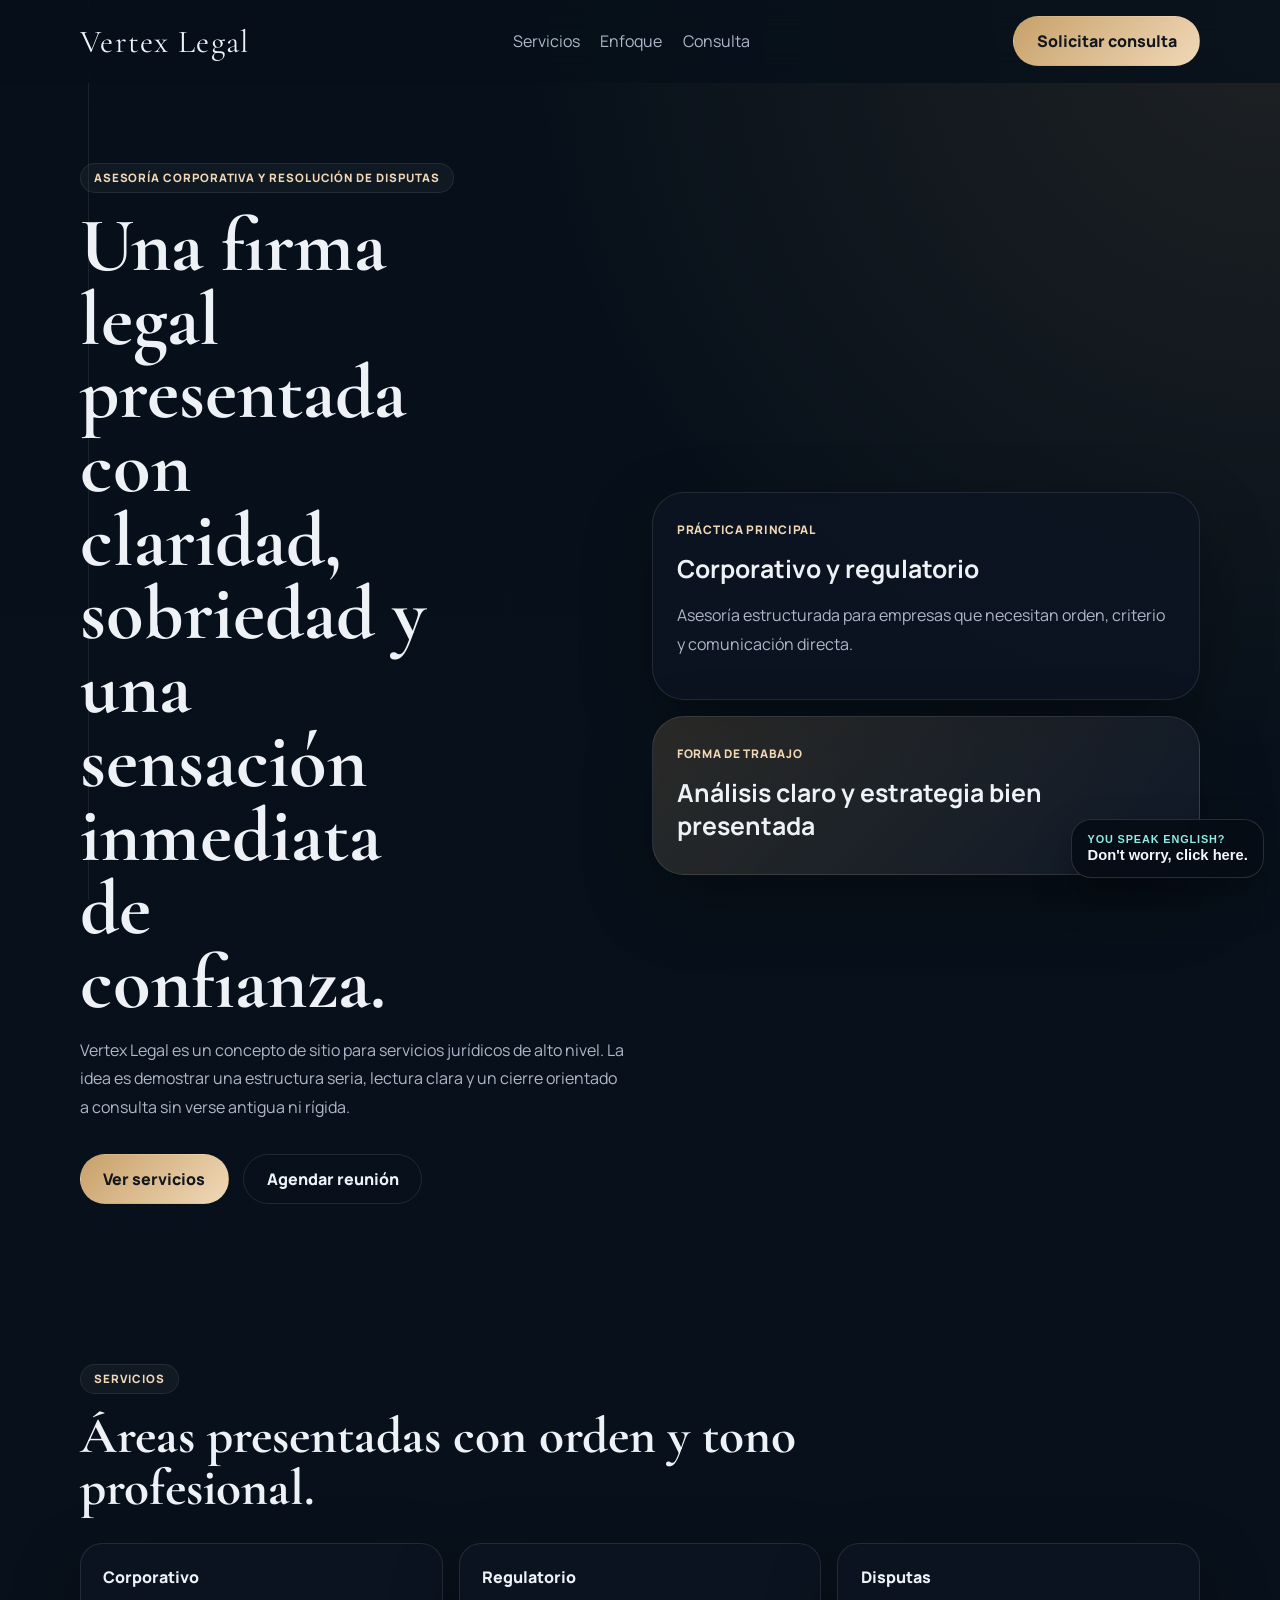
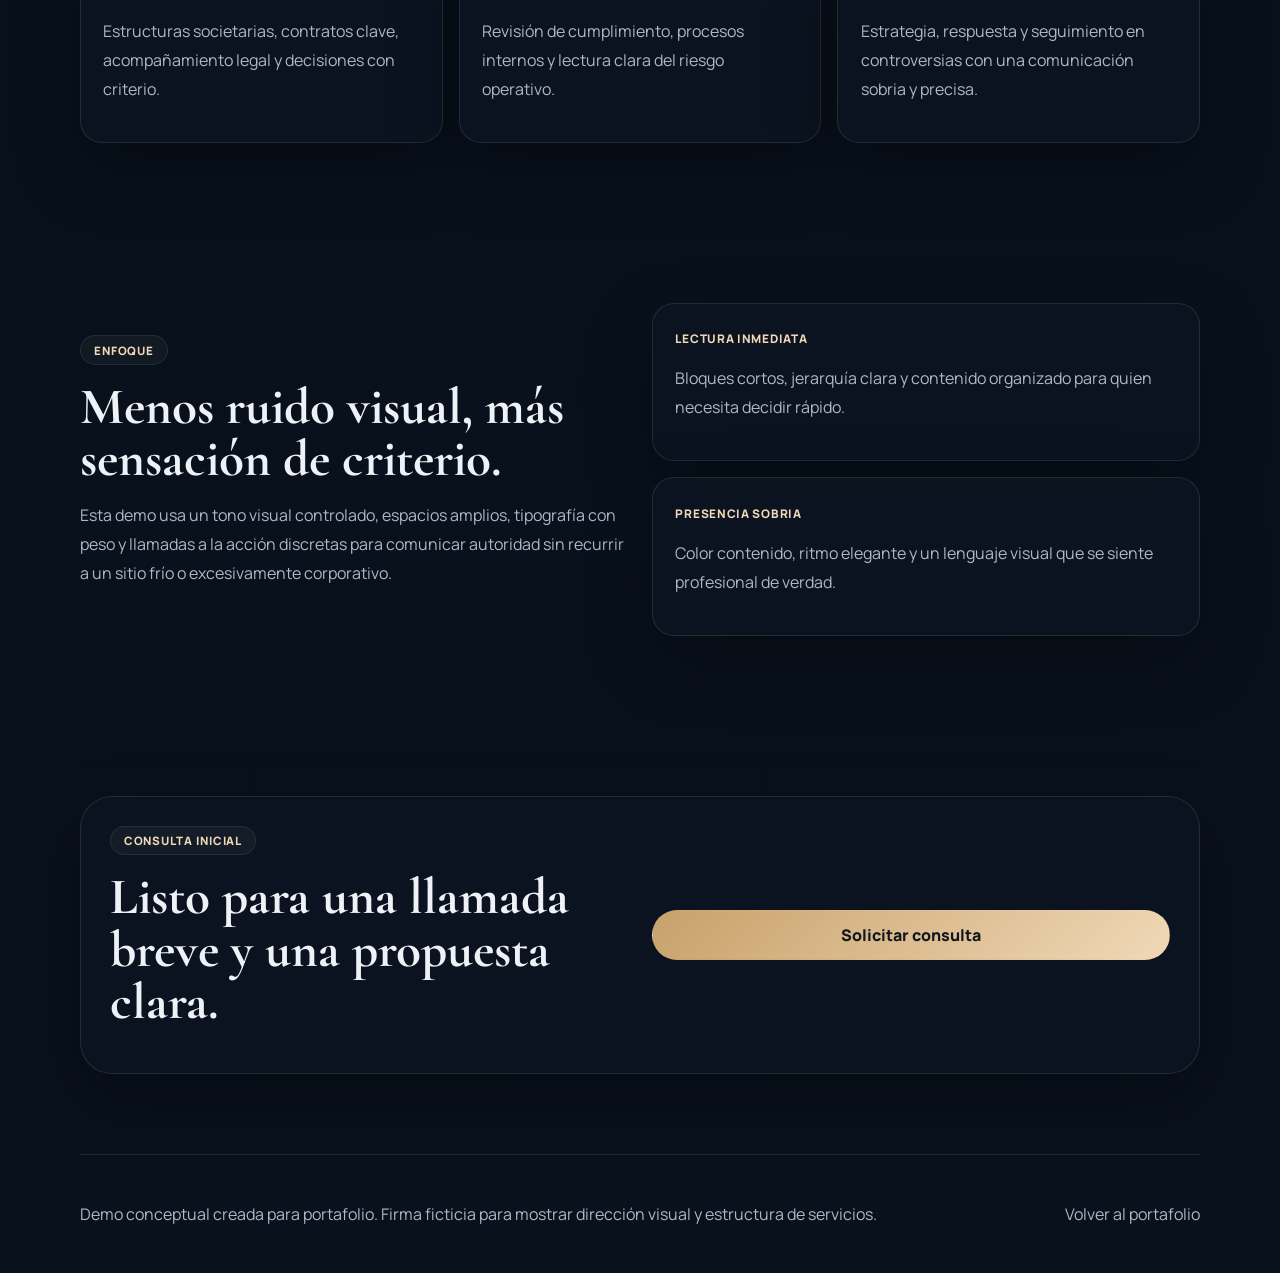
<file: demos/vertex-legal/index.html>
<!DOCTYPE html>
<html lang="es">
<head>
  <meta charset="UTF-8">
  <meta name="viewport" content="width=device-width, initial-scale=1.0">
  <meta
    name="description"
    content="Vertex Legal es una demo conceptual para portafolio: firma legal con presencia sobria, estructura clara y cierre orientado a consulta."
  >
  <title>Vertex Legal | Asesor&iacute;a y litigio</title>
  <link rel="preconnect" href="https://fonts.googleapis.com">
  <link rel="preconnect" href="https://fonts.gstatic.com" crossorigin>
  <link
    href="https://fonts.googleapis.com/css2?family=Cormorant+Garamond:wght@500;600;700&family=Manrope:wght@400;500;600;700;800&display=swap"
    rel="stylesheet"
  >
  <link rel="stylesheet" href="./styles.css">
</head>
<body>
  <div class="page-line" aria-hidden="true"></div>

  <header class="site-header">
    <div class="container header-inner">
      <a class="brand" href="#inicio">Vertex Legal</a>
      <button class="nav-toggle" type="button" aria-expanded="false" aria-controls="site-nav" aria-label="Abrir men&uacute;">
        <span></span>
        <span></span>
      </button>
      <nav class="site-nav" id="site-nav">
        <a href="#servicios">Servicios</a>
        <a href="#enfoque">Enfoque</a>
        <a href="#consulta">Consulta</a>
      </nav>
      <a class="button" href="#consulta">Solicitar consulta</a>
    </div>
  </header>

  <main>
    <section class="hero section" id="inicio">
      <div class="container hero-grid">
        <div class="hero-copy" data-reveal>
          <span class="eyebrow">Asesor&iacute;a corporativa y resoluci&oacute;n de disputas</span>
          <h1>Una firma legal presentada con claridad, sobriedad y una sensaci&oacute;n inmediata de confianza.</h1>
          <p>
            Vertex Legal es un concepto de sitio para servicios jur&iacute;dicos de alto nivel. La idea es demostrar una
            estructura seria, lectura clara y un cierre orientado a consulta sin verse antigua ni r&iacute;gida.
          </p>
          <div class="hero-actions">
            <a class="button" href="#servicios">Ver servicios</a>
            <a class="button button-outline" href="#consulta">Agendar reuni&oacute;n</a>
          </div>
        </div>

        <div class="hero-side" data-reveal>
          <article class="hero-card">
            <span>Pr&aacute;ctica principal</span>
            <strong>Corporativo y regulatorio</strong>
            <p>Asesor&iacute;a estructurada para empresas que necesitan orden, criterio y comunicaci&oacute;n directa.</p>
          </article>
          <article class="hero-card accent-card">
            <span>Forma de trabajo</span>
            <strong>An&aacute;lisis claro y estrategia bien presentada</strong>
          </article>
        </div>
      </div>
    </section>

    <section class="section" id="servicios">
      <div class="container">
        <div class="section-heading" data-reveal>
          <span class="eyebrow">Servicios</span>
          <h2>&Aacute;reas presentadas con orden y tono profesional.</h2>
        </div>

        <div class="service-grid">
          <article class="service-card" data-reveal>
            <strong>Corporativo</strong>
            <p>Estructuras societarias, contratos clave, acompa&ntilde;amiento legal y decisiones con criterio.</p>
          </article>
          <article class="service-card" data-reveal>
            <strong>Regulatorio</strong>
            <p>Revisi&oacute;n de cumplimiento, procesos internos y lectura clara del riesgo operativo.</p>
          </article>
          <article class="service-card" data-reveal>
            <strong>Disputas</strong>
            <p>Estrategia, respuesta y seguimiento en controversias con una comunicaci&oacute;n sobria y precisa.</p>
          </article>
        </div>
      </div>
    </section>

    <section class="section" id="enfoque">
      <div class="container focus-grid">
        <div class="focus-copy" data-reveal>
          <span class="eyebrow">Enfoque</span>
          <h2>Menos ruido visual, m&aacute;s sensaci&oacute;n de criterio.</h2>
          <p>
            Esta demo usa un tono visual controlado, espacios amplios, tipograf&iacute;a con peso y llamadas a la acci&oacute;n
            discretas para comunicar autoridad sin recurrir a un sitio fr&iacute;o o excesivamente corporativo.
          </p>
        </div>

        <div class="focus-panel" data-reveal>
          <article>
            <strong>Lectura inmediata</strong>
            <p>Bloques cortos, jerarqu&iacute;a clara y contenido organizado para quien necesita decidir r&aacute;pido.</p>
          </article>
          <article>
            <strong>Presencia sobria</strong>
            <p>Color contenido, ritmo elegante y un lenguaje visual que se siente profesional de verdad.</p>
          </article>
        </div>
      </div>
    </section>

    <section class="section consultation" id="consulta">
      <div class="container consultation-panel" data-reveal>
        <div>
          <span class="eyebrow">Consulta inicial</span>
          <h2>Listo para una llamada breve y una propuesta clara.</h2>
        </div>
        <a class="button" href="mailto:contact@vertexlegal.demo">Solicitar consulta</a>
      </div>
    </section>
  </main>

  <footer class="site-footer">
    <div class="container footer-inner">
      <p>Demo conceptual creada para portafolio. Firma ficticia para mostrar direcci&oacute;n visual y estructura de servicios.</p>
      <a href="../../index.html">Volver al portafolio</a>
    </div>
  </footer>

  <script src="../../scripts/language-switch.js"></script>
  <script src="../demo-shared.js"></script>
</body>
</html>
</file>
<file: styles/main.css>
:root {
  --bg: #050c15;
  --bg-soft: #09111d;
  --surface: rgba(10, 18, 30, 0.78);
  --surface-strong: rgba(7, 12, 21, 0.94);
  --surface-light: rgba(255, 255, 255, 0.05);
  --text: #f3f7fb;
  --muted: #aebbcf;
  --muted-strong: #d9e0ea;
  --line: rgba(255, 255, 255, 0.11);
  --accent: #ff6b32;
  --accent-strong: #ff955f;
  --accent-alt: #68d7cf;
  --accent-alt-strong: #8eece4;
  --shadow: 0 28px 80px rgba(0, 0, 0, 0.42);
  --radius-lg: 32px;
  --radius-md: 24px;
  --radius-sm: 18px;
  --container: min(1180px, calc(100% - 2rem));
  --transition: 260ms ease;
}

*,
*::before,
*::after {
  box-sizing: border-box;
}

html {
  scroll-behavior: smooth;
  scroll-padding-top: 110px;
}

body {
  margin: 0;
  min-height: 100vh;
  overflow-x: hidden;
  font-family: "Manrope", sans-serif;
  color: var(--text);
  background:
    radial-gradient(circle at 16% 12%, rgba(255, 107, 50, 0.14), transparent 22%),
    radial-gradient(circle at 84% 10%, rgba(104, 215, 207, 0.12), transparent 18%),
    linear-gradient(180deg, #060d17 0%, #07101b 34%, #050a12 100%);
}

img {
  display: block;
  max-width: 100%;
}

a {
  color: inherit;
  text-decoration: none;
}

button,
input,
textarea {
  font: inherit;
}

button,
a,
input,
textarea {
  -webkit-tap-highlight-color: transparent;
}

:focus-visible {
  outline: 2px solid rgba(104, 215, 207, 0.85);
  outline-offset: 3px;
}

.page-noise {
  position: fixed;
  inset: 0;
  pointer-events: none;
  opacity: 0.08;
  background-image:
    linear-gradient(rgba(255, 255, 255, 0.02) 1px, transparent 1px),
    linear-gradient(90deg, rgba(255, 255, 255, 0.02) 1px, transparent 1px);
  background-size: 76px 76px;
  mask-image: linear-gradient(180deg, transparent 0, black 18%, black 100%);
}

.progress-bar {
  position: fixed;
  inset: 0 auto auto 0;
  z-index: 90;
  width: 0;
  height: 3px;
  background: linear-gradient(90deg, var(--accent), var(--accent-alt));
}

.container {
  width: var(--container);
  margin: 0 auto;
}

.section {
  position: relative;
  padding: 5.5rem 0;
}

.site-header {
  position: fixed;
  left: 0;
  right: 0;
  top: 0;
  z-index: 80;
  backdrop-filter: blur(18px);
  background: rgba(6, 10, 16, 0.18);
  border-bottom: 1px solid transparent;
  transition: background var(--transition), border-color var(--transition), box-shadow var(--transition);
}

.site-header.is-scrolled {
  background: rgba(6, 10, 16, 0.82);
  border-color: var(--line);
  box-shadow: 0 16px 42px rgba(0, 0, 0, 0.2);
}

.header-inner {
  display: flex;
  align-items: center;
  justify-content: space-between;
  gap: 1rem;
  min-height: 94px;
}

.brand {
  display: inline-flex;
  align-items: center;
  gap: 0.9rem;
}

.brand-mark {
  display: grid;
  place-items: center;
  width: 52px;
  height: 52px;
  border-radius: 16px;
  font-family: "Cormorant Garamond", serif;
  font-size: 0.95rem;
  font-weight: 800;
  color: var(--text);
  background: rgba(255, 255, 255, 0.07);
  border: 1px solid rgba(255, 255, 255, 0.14);
  box-shadow: inset 0 1px 0 rgba(255, 255, 255, 0.08);
}

.brand-copy {
  display: grid;
  gap: 0.18rem;
}

.brand-copy strong {
  font-size: 0.98rem;
}

.brand-copy span {
  font-size: 0.8rem;
  color: var(--muted);
}

.site-nav {
  display: flex;
  align-items: center;
  gap: 1.4rem;
}

.site-nav a {
  position: relative;
  font-size: 0.95rem;
  color: var(--muted);
  transition: color var(--transition);
}

.site-nav a:hover,
.site-nav a:focus-visible,
.site-nav a.is-active {
  color: var(--text);
}

.site-nav a.is-active::after {
  content: "";
  position: absolute;
  left: 0;
  right: 0;
  bottom: -0.5rem;
  height: 2px;
  border-radius: 999px;
  background: linear-gradient(90deg, var(--accent), var(--accent-alt));
}

.nav-toggle {
  display: none;
  width: 48px;
  height: 48px;
  padding: 0;
  border: 0;
  border-radius: 16px;
  background: rgba(255, 255, 255, 0.06);
  color: var(--text);
}

.nav-toggle span {
  display: block;
  width: 20px;
  height: 2px;
  margin: 0 auto;
  background: currentColor;
  transition: transform var(--transition), opacity var(--transition);
}

.nav-toggle span + span {
  margin-top: 6px;
}

.button {
  display: inline-flex;
  align-items: center;
  justify-content: center;
  gap: 0.5rem;
  min-height: 52px;
  padding: 0 1.35rem;
  border-radius: 18px;
  border: 1px solid transparent;
  background: linear-gradient(135deg, var(--accent), var(--accent-strong));
  color: #111217;
  font-weight: 800;
  transition: transform var(--transition), box-shadow var(--transition), border-color var(--transition), background var(--transition);
  box-shadow: 0 16px 30px rgba(241, 154, 83, 0.2);
}

.button:hover,
.button:focus-visible {
  transform: translateY(-2px);
  box-shadow: 0 18px 34px rgba(241, 154, 83, 0.28);
}

.button-secondary,
.button-ghost,
.button-tertiary {
  background: transparent;
  color: var(--text);
  border-color: var(--line);
  box-shadow: none;
}

.button-secondary:hover,
.button-secondary:focus-visible,
.button-ghost:hover,
.button-ghost:focus-visible,
.button-tertiary:hover,
.button-tertiary:focus-visible {
  border-color: rgba(255, 255, 255, 0.2);
  box-shadow: none;
}

.button-quote {
  background: linear-gradient(135deg, var(--accent-alt), var(--accent-alt-strong));
  color: #07101d;
  box-shadow: 0 16px 30px rgba(104, 215, 207, 0.18);
}

.button-quote:hover,
.button-quote:focus-visible {
  box-shadow: 0 18px 34px rgba(104, 215, 207, 0.26);
}

.eyebrow,
.panel-tag,
.case-type {
  display: inline-flex;
  align-items: center;
  width: fit-content;
  padding: 0.45rem 0.85rem;
  border-radius: 999px;
  border: 1px solid rgba(255, 255, 255, 0.08);
  background: rgba(255, 255, 255, 0.04);
  color: var(--accent-alt-strong);
  font-family: "IBM Plex Mono", monospace;
  letter-spacing: 0.08em;
  text-transform: uppercase;
  font-size: 0.72rem;
  font-weight: 800;
}

.hero-grid,
.about-grid,
.contact-grid {
  display: grid;
  grid-template-columns: minmax(0, 1.02fr) minmax(0, 0.98fr);
  gap: 2rem;
  align-items: center;
}

.contact-grid {
  align-items: start;
}

.hero {
  padding-top: 3rem;
}

.hero h1,
.section-heading h2,
.works-intro-card h3,
.about-copy h2,
.contact-copy h2 {
  font-family: "Sora", sans-serif;
}

.hero h1 {
  margin: 1.2rem 0 1rem;
  max-width: 11ch;
  font-size: clamp(3rem, 6vw, 5.3rem);
  line-height: 1.02;
  letter-spacing: -0.04em;
}

.hero-text,
.section-heading p,
.works-intro-card p,
.project-meta p,
.case-body p,
.about-copy p,
.capability-card p,
.contact-copy p {
  color: var(--muted);
  line-height: 1.8;
}

.hero-actions,
.hero-links,
.hero-profile-links,
.about-links,
.footer-links {
  display: flex;
  flex-wrap: wrap;
  gap: 0.85rem;
}

.hero-actions {
  margin-top: 2rem;
}

.hero-links {
  margin-top: 1.15rem;
}

.hero-links a,
.inline-link {
  display: inline-flex;
  align-items: center;
  gap: 0.45rem;
  color: var(--muted-strong);
  font-weight: 700;
  transition: color var(--transition), transform var(--transition);
}

.hero-links a::after,
.inline-link::after {
  content: "->";
  color: var(--accent-alt-strong);
}

.hero-links a:hover,
.hero-links a:focus-visible,
.inline-link:hover,
.inline-link:focus-visible {
  color: var(--text);
}

.is-disabled {
  opacity: 0.5;
  pointer-events: none;
}

.hero-indicators {
  display: grid;
  grid-template-columns: repeat(2, minmax(0, 1fr));
  gap: 1rem;
  margin-top: 2.4rem;
}

.indicator-card,
.works-intro-card,
.project-card,
.portrait-card,
.about-points article,
.capability-card,
.stack-card,
.contact-form {
  border: 1px solid var(--line);
  background: var(--surface);
  box-shadow: var(--shadow);
}

.indicator-card {
  display: grid;
  gap: 0.45rem;
  padding: 1.2rem;
  border-radius: var(--radius-md);
}

.indicator-card strong {
  font-size: 1rem;
}

.indicator-card span {
  color: var(--muted);
  font-size: 0.92rem;
  line-height: 1.65;
}

.hero-visual {
  position: relative;
  min-height: 620px;
  display: grid;
  grid-template-columns: minmax(0, 1.15fr) minmax(0, 0.85fr);
  gap: 1rem;
  align-items: end;
}

.glass-panel {
  backdrop-filter: blur(24px);
  border: 1px solid var(--line);
  box-shadow: var(--shadow);
  background: rgba(12, 21, 34, 0.8);
  border-radius: 30px;
  position: relative;
  z-index: 1;
}

.hero-orbit {
  position: absolute;
  border-radius: 50%;
  opacity: 0.4;
  filter: blur(18px);
}

.hero-orbit-a {
  inset: 0 auto auto 0;
  width: 290px;
  height: 290px;
  background: radial-gradient(circle at center, rgba(104, 215, 207, 0.8), transparent 68%);
  animation: float 7.5s ease-in-out infinite;
}

.hero-orbit-b {
  inset: auto 0 1rem auto;
  width: 260px;
  height: 260px;
  background: radial-gradient(circle at center, rgba(241, 154, 83, 0.8), transparent 68%);
  animation: float 8.2s ease-in-out infinite reverse;
}

.hero-profile-card {
  padding: 1.8rem;
}

.hero-profile-top {
  display: grid;
  grid-template-columns: auto 1fr;
  gap: 1rem;
  align-items: center;
}

.hero-portrait {
  width: 84px;
  height: 84px;
  padding: 3px;
  border-radius: 50%;
  background: linear-gradient(135deg, var(--accent), var(--accent-alt));
}

.hero-portrait img {
  width: 100%;
  height: 100%;
  border-radius: 50%;
  object-fit: cover;
}

.hero-profile-card h2 {
  margin: 0.6rem 0 0.35rem;
  font-family: "Sora", sans-serif;
  font-size: 1.7rem;
}

.hero-profile-card p {
  margin: 0;
  color: var(--muted);
  line-height: 1.75;
}

.hero-profile-text {
  margin-top: 1.25rem;
}

.hero-stack,
.skill-cloud {
  display: flex;
  flex-wrap: wrap;
  gap: 0.6rem;
}

.hero-stack {
  margin-top: 1.35rem;
}

.hero-stack span,
.skill-cloud span {
  display: inline-flex;
  padding: 0.55rem 0.8rem;
  border-radius: 999px;
  border: 1px solid rgba(255, 255, 255, 0.08);
  background: rgba(255, 255, 255, 0.05);
  color: var(--muted-strong);
  font-size: 0.88rem;
}

.hero-profile-links {
  margin-top: 1.35rem;
}

.hero-note-stack {
  position: relative;
  z-index: 1;
  display: grid;
  gap: 0.85rem;
}

.hero-note-card {
  width: 100%;
  min-height: 92px;
  padding: 1.1rem 1.15rem;
  border: 1px solid var(--line);
  border-radius: 24px;
  background: rgba(10, 20, 32, 0.84);
  box-shadow: var(--shadow);
  color: var(--text);
  text-align: left;
  cursor: pointer;
  overflow: hidden;
  transition: transform var(--transition), border-color var(--transition), background var(--transition), min-height var(--transition);
}

.hero-note-card strong {
  display: block;
  margin: 0.75rem 0 0;
  font-family: "Sora", sans-serif;
  font-size: 1.1rem;
  line-height: 1.3;
}

.hero-note-card p {
  max-height: 0;
  margin: 0;
  color: var(--muted);
  line-height: 1.7;
  opacity: 0;
  overflow: hidden;
  transition: max-height var(--transition), opacity var(--transition), margin-top var(--transition);
}

.hero-note-card.is-open,
.hero-note-card:hover,
.hero-note-card:focus-visible {
  border-color: rgba(255, 255, 255, 0.18);
  background: rgba(16, 29, 46, 0.94);
}

.hero-note-card.is-open {
  min-height: 188px;
  transform: translateY(-2px);
}

.hero-note-card.is-open p {
  max-height: 160px;
  margin-top: 0.65rem;
  opacity: 1;
}

.hero {
  position: relative;
  display: flex;
  flex-direction: column;
  justify-content: flex-end;
  min-height: 100svh;
  padding-top: 8.5rem;
  padding-bottom: 2.5rem;
  overflow: hidden;
}

.hero > .container {
  position: relative;
  z-index: 1;
}

.hero-backdrop,
.hero-overlay,
.hero-dots {
  position: absolute;
  pointer-events: none;
}

.hero-backdrop,
.hero-overlay {
  inset: 0;
}

.hero-backdrop {
  background:
    linear-gradient(180deg, rgba(9, 15, 25, 0.1), rgba(9, 15, 25, 0.18)),
    url("../index-opcion1.jpeg") center 54% / cover no-repeat;
  transform: scale(1.04);
  filter: saturate(1.04) contrast(0.9);
}

.hero-overlay {
  background:
    linear-gradient(90deg, rgba(4, 8, 14, 0.76) 0%, rgba(4, 8, 14, 0.44) 44%, rgba(4, 8, 14, 0.7) 100%),
    linear-gradient(180deg, rgba(4, 8, 14, 0.16) 0%, rgba(4, 8, 14, 0.56) 100%);
}

.hero-dots {
  left: -1.5rem;
  top: 1.7rem;
  width: 180px;
  height: 260px;
  background-image: radial-gradient(circle, rgba(255, 107, 50, 0.9) 0 2px, transparent 2.6px);
  background-size: 18px 18px;
  opacity: 0.42;
  mask-image: linear-gradient(180deg, black 0, black 76%, transparent 100%);
}

.hero-grid {
  position: relative;
  grid-template-columns: 1fr;
  min-height: calc(100svh - 210px);
  align-items: end;
}

.hero-copy {
  max-width: 33rem;
}

.hero h1 {
  max-width: 7ch;
  margin: 1rem 0 0.8rem;
  font-family: "Cormorant Garamond", serif;
  font-size: clamp(4.6rem, 9vw, 8rem);
  line-height: 0.88;
  letter-spacing: -0.055em;
}

.hero h1 span {
  color: var(--accent);
}

.hero-text {
  max-width: 30rem;
  color: rgba(243, 247, 251, 0.86);
  font-size: clamp(1rem, 1.35vw, 1.08rem);
  line-height: 1.85;
}

.hero-actions {
  margin-top: 1.7rem;
}

.hero .button {
  min-height: 60px;
  padding: 0 1.55rem;
  border-radius: 16px;
  letter-spacing: 0.06em;
  text-transform: uppercase;
  font-size: 0.84rem;
}

.hero .button-secondary,
.hero .button-tertiary {
  background: rgba(255, 255, 255, 0.06);
  backdrop-filter: blur(18px);
}

.hero-indicators,
.hero-visual,
.hero-note-stack {
  display: none;
}

.glass-panel {
  backdrop-filter: blur(28px);
  background: rgba(8, 15, 25, 0.62);
}

.hero-orbit {
  opacity: 0.32;
  filter: blur(28px);
}

.hero-orbit-a {
  background: radial-gradient(circle at center, rgba(255, 107, 50, 0.72), transparent 70%);
}

.hero-orbit-b {
  background: radial-gradient(circle at center, rgba(104, 215, 207, 0.58), transparent 68%);
}

.hero-profile-card {
  background: linear-gradient(180deg, rgba(9, 17, 28, 0.84), rgba(9, 17, 28, 0.68));
}

.hero-profile-top {
  align-items: start;
}

.hero-portrait {
  width: 110px;
  height: 136px;
  border-radius: 28px;
}

.hero-portrait img {
  border-radius: 25px;
  object-position: center center;
}

.hero-profile-card h2 {
  font-family: "Cormorant Garamond", serif;
  font-size: 2.1rem;
}

.hero-note-card {
  background: rgba(8, 16, 27, 0.72);
  backdrop-filter: blur(20px);
}

.hero-note-card strong {
  font-size: 1.18rem;
}

.hero-note-card.is-open {
  min-height: 204px;
}

.hero-bottom {
  display: flex;
  align-items: end;
  justify-content: space-between;
  gap: 1rem;
  margin-top: 1.35rem;
}

.hero-contact-mini,
.hero-social-bar {
  display: flex;
  flex-wrap: wrap;
  gap: 0.85rem;
}

.hero-contact-mini {
  align-items: center;
  padding: 0.95rem 1.05rem;
  border-radius: 20px;
  border: 1px solid rgba(255, 255, 255, 0.12);
  background: rgba(7, 13, 22, 0.36);
  backdrop-filter: blur(18px);
}

.hero-contact-icon {
  display: inline-flex;
  align-items: center;
  justify-content: center;
  width: 1.3rem;
  height: 1.3rem;
  color: #25d366;
}

.hero-contact-icon svg {
  width: 100%;
  height: 100%;
  fill: currentColor;
}

.hero-contact-label {
  font-family: "IBM Plex Mono", monospace;
  font-size: 0.76rem;
  text-transform: uppercase;
  letter-spacing: 0.08em;
  color: var(--muted-strong);
}

.hero-contact-mini a {
  font-family: "IBM Plex Mono", monospace;
  color: var(--accent);
  font-weight: 600;
}

.hero-social-bar {
  justify-content: flex-end;
}

.hero-social-bar a {
  display: inline-flex;
  align-items: center;
  justify-content: center;
  min-width: 84px;
  min-height: 52px;
  padding: 0 1rem;
  border-radius: 20px;
  border: 1px solid rgba(255, 255, 255, 0.12);
  background: rgba(7, 13, 22, 0.28);
  backdrop-filter: blur(18px);
  font-family: "IBM Plex Mono", monospace;
  font-size: 0.76rem;
  text-transform: uppercase;
  letter-spacing: 0.08em;
  color: var(--muted-strong);
  transition: transform var(--transition), border-color var(--transition), background var(--transition), color var(--transition);
}

.hero-social-bar a:hover,
.hero-social-bar a:focus-visible {
  transform: translateY(-3px);
  border-color: rgba(255, 255, 255, 0.22);
  background: rgba(11, 20, 34, 0.56);
  color: var(--text);
}

.section-heading {
  max-width: 760px;
  margin-bottom: 2rem;
}

.section-heading h2 {
  margin: 1rem 0;
  font-size: clamp(2.2rem, 4.4vw, 4rem);
  line-height: 1.08;
  letter-spacing: -0.035em;
}

.works-overview {
  display: grid;
  gap: 1.5rem;
}

.works-intro-card {
  border-radius: var(--radius-lg);
  padding: 1.6rem;
  max-width: 820px;
}

.works-intro-card h3 {
  margin: 1rem 0 0.75rem;
  font-size: 1.6rem;
  line-height: 1.3;
}

.project-grid,
.capability-grid {
  display: grid;
  gap: 1.2rem;
}

.project-grid {
  grid-template-columns: repeat(3, minmax(0, 1fr));
}

.project-card {
  display: grid;
  overflow: hidden;
  border-radius: 28px;
  transition: transform var(--transition), border-color var(--transition), box-shadow var(--transition);
}

.project-card:hover,
.project-card:focus-visible {
  transform: translateY(-6px);
  border-color: rgba(255, 255, 255, 0.2);
}

.browser-chrome {
  display: flex;
  gap: 0.45rem;
  padding: 0.95rem 1.15rem;
  border-bottom: 1px solid rgba(255, 255, 255, 0.08);
  background: rgba(0, 0, 0, 0.16);
}

.browser-chrome span {
  width: 0.72rem;
  height: 0.72rem;
  border-radius: 999px;
  background: rgba(255, 255, 255, 0.22);
}

.project-preview {
  position: relative;
  min-height: 255px;
  padding: 1.5rem;
  display: flex;
  flex-direction: column;
  justify-content: space-between;
}

.project-card-cafe .project-preview {
  background: linear-gradient(180deg, #654538 0%, #221611 100%);
}

.project-card-lumen .project-preview {
  background: linear-gradient(180deg, #f0e0cf 0%, #cdb79d 100%);
  color: #33261a;
}

.project-card-auto .project-preview {
  background: linear-gradient(180deg, #0e1117 0%, #121725 100%);
}

.project-card-legal .project-preview {
  background: linear-gradient(180deg, #212b3b 0%, #090d14 100%);
}

.project-card-wellness .project-preview {
  background: linear-gradient(180deg, #f0ddd0 0%, #d6b9a1 100%);
  color: #37261f;
}

.project-card-realty .project-preview {
  background: linear-gradient(180deg, #d9e4ea 0%, #8fa6b2 100%);
  color: #11212b;
}

.project-card-finance .project-preview {
  background: linear-gradient(180deg, #131722 0%, #141d33 100%);
}

.project-card-studio .project-preview {
  background: linear-gradient(180deg, #d7cec2 0%, #a28f7c 100%);
  color: #291d14;
}

.project-card-fitness .project-preview {
  background: linear-gradient(180deg, #111318 0%, #1a1f2b 100%);
}

.preview-copy {
  display: grid;
  gap: 0.4rem;
}

.preview-copy span {
  font-size: 0.78rem;
  text-transform: uppercase;
  letter-spacing: 0.1em;
  opacity: 0.82;
}

.preview-copy strong {
  font-family: "Sora", sans-serif;
  font-size: 1.5rem;
}

.preview-ui {
  position: relative;
  min-height: 130px;
}

.preview-ui-cafe .coffee-cup {
  position: absolute;
  left: 1.3rem;
  bottom: 0;
  width: 92px;
  height: 92px;
  border-radius: 0 0 26px 26px;
  border: 3px solid rgba(255, 241, 226, 0.62);
  border-top-width: 10px;
}

.preview-ui-cafe .coffee-cup::before {
  content: "";
  position: absolute;
  right: -28px;
  top: 20px;
  width: 26px;
  height: 32px;
  border: 3px solid rgba(255, 241, 226, 0.62);
  border-left: 0;
  border-radius: 0 16px 16px 0;
}

.menu-pill {
  position: absolute;
  top: 0;
  right: 0;
  width: 140px;
  height: 18px;
  border-radius: 999px;
  background: rgba(255, 255, 255, 0.22);
}

.menu-pill.short {
  top: 34px;
  width: 100px;
}

.preview-ui-lumen .shape-lamp {
  position: absolute;
  top: 8px;
  right: 12px;
  width: 58px;
  height: 92px;
  border-radius: 30px 30px 18px 18px;
  background: linear-gradient(180deg, rgba(255, 255, 255, 0.58), rgba(255, 255, 255, 0.18));
}

.preview-ui-lumen .shape-lamp::after {
  content: "";
  position: absolute;
  left: 50%;
  bottom: -30px;
  width: 6px;
  height: 48px;
  transform: translateX(-50%);
  background: rgba(51, 38, 26, 0.66);
}

.preview-ui-lumen .shape-chair {
  position: absolute;
  left: 8px;
  bottom: 0;
  width: 130px;
  height: 96px;
  border-radius: 28px 28px 18px 18px;
  background: rgba(51, 38, 26, 0.14);
  box-shadow: inset 0 -12px 0 rgba(51, 38, 26, 0.18);
}

.preview-ui-auto .car-silhouette {
  position: absolute;
  left: 0;
  right: 0;
  bottom: 26px;
  margin: 0 auto;
  width: 210px;
  height: 60px;
  border-radius: 30px 46px 16px 16px;
  border: 2px solid rgba(255, 255, 255, 0.52);
  box-shadow: 0 0 0 1px rgba(104, 215, 207, 0.16), 0 0 40px rgba(104, 215, 207, 0.18);
}

.preview-ui-auto .car-silhouette::before,
.preview-ui-auto .car-silhouette::after {
  content: "";
  position: absolute;
  bottom: -16px;
  width: 38px;
  height: 38px;
  border-radius: 50%;
  border: 2px solid rgba(255, 255, 255, 0.52);
}

.preview-ui-auto .car-silhouette::before {
  left: 28px;
}

.preview-ui-auto .car-silhouette::after {
  right: 28px;
}

.signal-bars {
  position: absolute;
  top: 0;
  right: 0;
  width: 120px;
  height: 84px;
  border-radius: 18px;
  background:
    linear-gradient(90deg, transparent 20%, rgba(104, 215, 207, 0.38) 20%, rgba(104, 215, 207, 0.38) 36%, transparent 36%, transparent 52%, rgba(104, 215, 207, 0.62) 52%, rgba(104, 215, 207, 0.62) 68%, transparent 68%, transparent 84%, rgba(241, 154, 83, 0.8) 84%, rgba(241, 154, 83, 0.8) 100%);
}

.preview-ui-legal .legal-column {
  position: absolute;
  left: 1rem;
  bottom: 0;
  width: 64px;
  height: 110px;
  border-radius: 18px 18px 0 0;
  background: linear-gradient(180deg, rgba(255, 255, 255, 0.72), rgba(255, 255, 255, 0.18));
}

.preview-ui-legal .legal-column::before,
.preview-ui-legal .legal-column::after {
  content: "";
  position: absolute;
  bottom: 10px;
  width: 10px;
  height: 74px;
  border-radius: 999px;
  background: rgba(13, 20, 31, 0.36);
}

.preview-ui-legal .legal-column::before {
  left: 14px;
}

.preview-ui-legal .legal-column::after {
  right: 14px;
}

.preview-ui-legal .legal-lines {
  position: absolute;
  right: 0;
  top: 0;
  width: 150px;
  height: 100px;
  border-radius: 18px;
  background:
    linear-gradient(180deg, rgba(255, 255, 255, 0.18), rgba(255, 255, 255, 0.04)),
    linear-gradient(180deg, transparent 18%, rgba(255, 255, 255, 0.28) 18% 28%, transparent 28% 42%, rgba(255, 255, 255, 0.18) 42% 52%, transparent 52% 66%, rgba(255, 255, 255, 0.26) 66% 76%, transparent 76%);
}

.preview-ui-wellness .wellness-stone {
  position: absolute;
  left: 12px;
  bottom: 0;
  width: 150px;
  height: 96px;
  border-radius: 60% 40% 48% 52%;
  background: rgba(255, 255, 255, 0.42);
}

.preview-ui-wellness .wellness-wave {
  position: absolute;
  top: 12px;
  right: 8px;
  width: 132px;
  height: 74px;
  border-radius: 999px;
  border: 2px solid rgba(55, 38, 31, 0.2);
  border-left: 0;
  border-right: 0;
}

.preview-ui-realty .house-shape {
  position: absolute;
  left: 20px;
  bottom: 8px;
  width: 120px;
  height: 90px;
  border-radius: 18px 18px 12px 12px;
  background: rgba(17, 33, 43, 0.16);
}

.preview-ui-realty .house-shape::before {
  content: "";
  position: absolute;
  left: 10px;
  right: 10px;
  top: -34px;
  height: 56px;
  transform: skewY(-24deg);
  background: rgba(17, 33, 43, 0.24);
}

.preview-ui-realty .realtor-card {
  position: absolute;
  right: 0;
  top: 0;
  width: 136px;
  height: 96px;
  border-radius: 18px;
  background:
    linear-gradient(180deg, rgba(255, 255, 255, 0.54), rgba(255, 255, 255, 0.14)),
    linear-gradient(180deg, transparent 18%, rgba(17, 33, 43, 0.22) 18% 30%, transparent 30% 46%, rgba(17, 33, 43, 0.14) 46% 58%, transparent 58%);
}

.preview-ui-finance .finance-chart {
  position: absolute;
  left: 0;
  right: 0;
  bottom: 0;
  margin: 0 auto;
  width: 210px;
  height: 104px;
  border-radius: 24px 24px 0 0;
  background:
    linear-gradient(180deg, rgba(255, 255, 255, 0.04), rgba(255, 255, 255, 0.01)),
    linear-gradient(140deg, transparent 0 12%, rgba(104, 215, 207, 0.92) 12% 15%, transparent 15% 24%, rgba(104, 215, 207, 0.7) 24% 27%, transparent 27% 40%, rgba(241, 154, 83, 0.92) 40% 43%, transparent 43% 54%, rgba(104, 215, 207, 0.9) 54% 57%, transparent 57%);
  border: 1px solid rgba(255, 255, 255, 0.1);
}

.preview-ui-finance .finance-card {
  position: absolute;
  top: 0;
  right: 0;
  width: 132px;
  height: 76px;
  border-radius: 18px;
  background: rgba(255, 255, 255, 0.08);
  box-shadow: inset 0 1px 0 rgba(255, 255, 255, 0.08);
}

.preview-ui-finance .finance-card::before,
.preview-ui-finance .finance-card::after {
  content: "";
  position: absolute;
  left: 16px;
  right: 16px;
  height: 10px;
  border-radius: 999px;
  background: rgba(255, 255, 255, 0.22);
}

.preview-ui-finance .finance-card::before {
  top: 18px;
}

.preview-ui-finance .finance-card::after {
  top: 36px;
  right: 40px;
}

.preview-ui-studio .studio-block {
  position: absolute;
  border-radius: 20px;
  background: rgba(41, 29, 20, 0.18);
}

.preview-ui-studio .studio-block-a {
  left: 10px;
  bottom: 0;
  width: 124px;
  height: 100px;
}

.preview-ui-studio .studio-block-b {
  right: 10px;
  top: 8px;
  width: 108px;
  height: 78px;
}

.preview-ui-studio .studio-block-a::before,
.preview-ui-studio .studio-block-b::before {
  content: "";
  position: absolute;
  inset: 12px;
  border: 1px solid rgba(41, 29, 20, 0.24);
  border-radius: 14px;
}

.preview-ui-fitness .fitness-ring {
  position: absolute;
  left: 10px;
  bottom: 4px;
  width: 104px;
  height: 104px;
  border-radius: 50%;
  border: 10px solid rgba(104, 215, 207, 0.34);
  border-top-color: rgba(104, 215, 207, 0.94);
  border-right-color: rgba(241, 154, 83, 0.88);
}

.preview-ui-fitness .fitness-bars {
  position: absolute;
  right: 0;
  top: 6px;
  width: 136px;
  height: 96px;
  border-radius: 18px;
  background:
    linear-gradient(90deg, transparent 10%, rgba(255, 255, 255, 0.08) 10% 24%, transparent 24% 34%, rgba(255, 255, 255, 0.16) 34% 48%, transparent 48% 58%, rgba(255, 255, 255, 0.08) 58% 74%, transparent 74% 84%, rgba(241, 154, 83, 0.84) 84% 100%);
}

.project-meta {
  display: grid;
  gap: 1rem;
  height: 100%;
  padding: 1.35rem 1.5rem 1.5rem;
}

.project-label-row,
.project-focus,
.case-meta {
  display: flex;
  flex-wrap: wrap;
  gap: 0.65rem;
}

.project-label-row span,
.project-focus > span:not(.project-cta),
.case-meta span {
  display: inline-flex;
  padding: 0.45rem 0.7rem;
  border-radius: 999px;
  background: rgba(255, 255, 255, 0.05);
  color: var(--muted-strong);
  font-size: 0.8rem;
}

.project-focus {
  margin-top: auto;
  justify-content: space-between;
  align-items: center;
}

.project-cta {
  display: inline-flex;
  align-items: center;
  justify-content: center;
  min-height: 2.7rem;
  padding: 0.72rem 1rem;
  border-radius: 999px;
  border: 1px solid rgba(255, 255, 255, 0.08);
  background: linear-gradient(135deg, var(--accent), var(--accent-strong));
  color: #07101d;
  font-family: "IBM Plex Mono", monospace;
  font-size: 0.72rem;
  font-weight: 800;
  letter-spacing: 0.08em;
  text-transform: uppercase;
  box-shadow: 0 12px 24px rgba(241, 154, 83, 0.18);
  transition:
    transform var(--transition),
    box-shadow var(--transition),
    filter var(--transition);
}

.project-cta::after {
  content: "";
}

.project-card:hover .project-cta,
.project-card:focus-visible .project-cta {
  transform: translateY(-2px);
  box-shadow: 0 16px 28px rgba(241, 154, 83, 0.24);
  filter: saturate(1.08);
}

.about-grid {
  align-items: start;
}

.about-copy h2 {
  margin: 1rem 0;
  font-size: clamp(2.3rem, 4vw, 3.9rem);
  line-height: 1.08;
}

.about-links {
  margin-top: 1.5rem;
}

.about-side {
  display: grid;
  gap: 1rem;
}

.portrait-card {
  overflow: hidden;
  border-radius: var(--radius-lg);
}

.portrait-card img {
  aspect-ratio: 1 / 1;
  width: 100%;
  object-fit: cover;
}

.portrait-card figcaption {
  display: grid;
  gap: 0.3rem;
  padding: 1.25rem 1.35rem 1.45rem;
}

.portrait-card strong {
  font-family: "Sora", sans-serif;
  font-size: 1.25rem;
}

.portrait-card span {
  color: var(--muted);
}

.about-points {
  position: relative;
  display: grid;
  gap: 0.95rem;
}

.about-carousel-viewport {
  overflow: hidden;
  border-radius: 28px;
  border: 1px solid rgba(255, 255, 255, 0.08);
  background:
    linear-gradient(180deg, rgba(255, 255, 255, 0.035), rgba(255, 255, 255, 0.01)),
    rgba(7, 13, 22, 0.86);
  box-shadow:
    inset 0 1px 0 rgba(255, 255, 255, 0.05),
    0 20px 44px rgba(0, 0, 0, 0.22);
  touch-action: pan-y;
}

.about-track {
  display: flex;
  gap: 0;
  transition: transform 700ms cubic-bezier(0.22, 1, 0.36, 1);
  will-change: transform;
}

.about-point-card {
  display: grid;
  gap: 0.7rem;
  flex: 0 0 100%;
  min-height: 208px;
  padding: 1.2rem 1.25rem 1.3rem;
}

.about-point-index {
  display: inline-flex;
  width: fit-content;
  padding: 0.45rem 0.65rem;
  border-radius: 999px;
  background: rgba(255, 107, 50, 0.12);
  color: var(--accent);
  font-family: "IBM Plex Mono", monospace;
  font-size: 0.76rem;
  font-weight: 600;
  letter-spacing: 0.08em;
}

.about-points strong,
.capability-card h3 {
  font-family: "Sora", sans-serif;
}

.about-point-card strong {
  font-size: 1.18rem;
}

.about-point-card span:last-child {
  color: var(--muted);
  line-height: 1.7;
}

.about-carousel-meta {
  display: flex;
  align-items: center;
  justify-content: space-between;
  gap: 1rem;
}

.about-carousel-label {
  color: var(--muted);
  font-family: "IBM Plex Mono", monospace;
  font-size: 0.75rem;
  letter-spacing: 0.08em;
  text-transform: uppercase;
}

.about-carousel-dots {
  display: flex;
  align-items: center;
  gap: 0.55rem;
}

.about-carousel-dot {
  width: 0.8rem;
  height: 0.8rem;
  padding: 0;
  border: 0;
  border-radius: 999px;
  cursor: pointer;
  background: rgba(255, 255, 255, 0.12);
  box-shadow: inset 0 0 0 1px rgba(255, 255, 255, 0.08);
  transition: transform var(--transition), background var(--transition), box-shadow var(--transition), width var(--transition);
}

.about-carousel-dot:hover,
.about-carousel-dot:focus-visible {
  transform: scale(1.08);
  background: rgba(255, 255, 255, 0.22);
}

.about-carousel-dot.is-active {
  width: 2.8rem;
  background: linear-gradient(90deg, var(--accent), rgba(104, 215, 207, 0.88));
  box-shadow: 0 0 0 1px rgba(255, 255, 255, 0.08), 0 0 22px rgba(255, 107, 50, 0.18);
}

.skills-heading {
  max-width: 760px;
  margin-bottom: 0;
}

.skills-heading p {
  max-width: 62ch;
}

.skills-hero {
  display: grid;
  grid-template-columns: minmax(0, 1.05fr) minmax(280px, 0.95fr);
  gap: 1.2rem;
  align-items: end;
  margin-bottom: 1.75rem;
}

.skills-intro-card,
.skills-card,
.skills-value {
  position: relative;
  overflow: hidden;
  border: 1px solid rgba(255, 255, 255, 0.08);
  border-radius: 30px;
  background:
    linear-gradient(180deg, rgba(255, 255, 255, 0.045), rgba(255, 255, 255, 0.015)),
    rgba(8, 15, 25, 0.84);
  box-shadow:
    inset 0 1px 0 rgba(255, 255, 255, 0.05),
    0 24px 54px rgba(0, 0, 0, 0.26);
  transition: transform var(--transition), border-color var(--transition), box-shadow var(--transition), background var(--transition);
}

.skills-intro-card:hover,
.skills-card:hover,
.skills-value:hover,
.skills-intro-card:focus-within,
.skills-card:focus-within,
.skills-value:focus-within {
  transform: translateY(-4px);
  border-color: rgba(255, 255, 255, 0.16);
  box-shadow:
    inset 0 1px 0 rgba(255, 255, 255, 0.06),
    0 28px 62px rgba(0, 0, 0, 0.3);
}

.skills-intro-card::before,
.skills-card::before,
.skills-value::before {
  content: "";
  position: absolute;
  inset: auto auto -48px -48px;
  width: 180px;
  height: 180px;
  border-radius: 50%;
  opacity: 0.18;
  filter: blur(8px);
}

.skills-intro-card::before {
  background: radial-gradient(circle at center, rgba(255, 255, 255, 0.68), transparent 72%);
}

.skills-card-tech::before {
  background: radial-gradient(circle at center, rgba(255, 107, 50, 0.95), transparent 72%);
}

.skills-card-human::before {
  background: radial-gradient(circle at center, rgba(104, 215, 207, 0.92), transparent 72%);
}

.skills-value::before {
  background: radial-gradient(circle at center, rgba(255, 255, 255, 0.7), transparent 72%);
}

.skills-intro-card {
  display: grid;
  align-content: start;
  gap: 0.85rem;
  padding: 1.4rem;
}

.skills-intro-card strong {
  max-width: 26ch;
  font-family: "Sora", sans-serif;
  font-size: 1.18rem;
  line-height: 1.35;
}

.skills-intro-card p {
  max-width: 32ch;
  margin: 0;
  color: var(--muted);
  line-height: 1.75;
}

.skills-grid {
  display: grid;
  grid-template-columns: repeat(2, minmax(0, 1fr));
  gap: 1.2rem;
}

.skills-card {
  display: grid;
  gap: 1.35rem;
  padding: 1.55rem;
}

.skills-card-top {
  position: relative;
  z-index: 1;
  display: grid;
  grid-template-columns: auto 1fr;
  gap: 1rem;
  align-items: start;
}

.skills-card-icon {
  display: grid;
  place-items: center;
  width: 56px;
  height: 56px;
  border-radius: 20px;
  border: 1px solid rgba(255, 255, 255, 0.1);
  background: rgba(255, 255, 255, 0.05);
  box-shadow: inset 0 1px 0 rgba(255, 255, 255, 0.04);
}

.skills-card-tech .skills-card-icon {
  color: var(--accent);
}

.skills-card-human .skills-card-icon {
  color: var(--accent-alt-strong);
}

.skills-card:hover .skills-card-icon,
.skills-card:focus-within .skills-card-icon {
  border-color: rgba(255, 255, 255, 0.16);
  background: rgba(255, 255, 255, 0.08);
}

.skills-card-icon svg {
  width: 24px;
  height: 24px;
  fill: none;
  stroke: currentColor;
  stroke-width: 1.8;
  stroke-linecap: round;
  stroke-linejoin: round;
}

.skills-card-copy {
  display: grid;
  gap: 0.8rem;
}

.skills-card-copy h3,
.skills-value-body h3 {
  margin: 0;
  font-family: "Sora", sans-serif;
  font-size: clamp(1.45rem, 2vw, 2rem);
  line-height: 1.18;
}

.skills-card-copy p,
.skills-value-body p {
  margin: 0;
  max-width: 58ch;
  color: var(--muted);
  line-height: 1.8;
}

.skills-clusters,
.skills-value-points {
  position: relative;
  z-index: 1;
}

.skills-clusters {
  display: grid;
  gap: 0.95rem;
}

.skills-cluster {
  display: grid;
  gap: 0.7rem;
  padding: 1rem;
  border-radius: 24px;
  border: 1px solid rgba(255, 255, 255, 0.06);
  background: rgba(255, 255, 255, 0.03);
}

.skills-clusters-soft .skills-cluster {
  background: rgba(255, 255, 255, 0.025);
}

.skills-cluster-label {
  color: var(--muted-strong);
  font-family: "IBM Plex Mono", monospace;
  font-size: 0.74rem;
  letter-spacing: 0.08em;
  text-transform: uppercase;
}

.skills-pills,
.skills-value-points {
  display: flex;
  flex-wrap: wrap;
  gap: 0.72rem;
}

.skills-pills span,
.skills-value-points span {
  display: inline-flex;
  align-items: center;
  min-height: 2.4rem;
  padding: 0.55rem 0.85rem;
  border-radius: 999px;
  border: 1px solid rgba(255, 255, 255, 0.08);
  background: rgba(255, 255, 255, 0.05);
  color: var(--muted-strong);
  font-size: 0.9rem;
  line-height: 1.2;
  transition: transform var(--transition), background var(--transition), border-color var(--transition), color var(--transition), box-shadow var(--transition);
}

.skills-pills span:hover,
.skills-pills span:focus-visible,
.skills-value-points span:hover,
.skills-value-points span:focus-visible {
  transform: translateY(-2px);
  background: rgba(255, 255, 255, 0.08);
  border-color: rgba(255, 255, 255, 0.14);
  color: var(--text);
}

.skills-card-tech .skills-pills span:nth-child(3n + 1) {
  border-color: rgba(255, 107, 50, 0.2);
}

.skills-card-tech .skills-pills span:nth-child(3n + 2) {
  border-color: rgba(104, 215, 207, 0.2);
}

.skills-value {
  display: grid;
  grid-template-columns: minmax(0, 1.05fr) minmax(300px, 0.95fr);
  gap: 1.35rem;
  margin-top: 1.3rem;
  padding: 1.7rem;
}

.skills-value-mark {
  position: absolute;
  top: 1rem;
  right: 1.5rem;
  color: rgba(255, 255, 255, 0.06);
  font-family: "Cormorant Garamond", serif;
  font-size: clamp(5rem, 8vw, 7rem);
  line-height: 1;
  pointer-events: none;
}

.skills-value-body {
  position: relative;
  z-index: 1;
  display: grid;
  gap: 0.95rem;
}

.skills-value-body h3 {
  max-width: 20ch;
}

.skills-value-body p {
  max-width: 62ch;
}

.skills-quote {
  position: relative;
  z-index: 1;
  margin: 0;
  display: grid;
  align-content: start;
  align-self: stretch;
  padding: 1.35rem 1.4rem 1.35rem 1.6rem;
  border-radius: 28px;
  border: 1px solid rgba(255, 255, 255, 0.08);
  background:
    linear-gradient(180deg, rgba(255, 255, 255, 0.05), rgba(255, 255, 255, 0.015)),
    rgba(7, 13, 22, 0.72);
  box-shadow: inset 0 1px 0 rgba(255, 255, 255, 0.04);
  isolation: isolate;
  overflow: hidden;
}

.skills-quote::before {
  content: "";
  position: absolute;
  inset: 1.2rem auto 1.2rem 0.95rem;
  width: 3px;
  border-radius: 999px;
  background: linear-gradient(180deg, var(--accent), rgba(104, 215, 207, 0.82));
}

.skills-quote::after {
  content: "";
  position: absolute;
  inset: auto -12% -34% auto;
  width: 240px;
  height: 240px;
  border-radius: 50%;
  background: radial-gradient(circle at center, rgba(255, 107, 50, 0.14), rgba(104, 215, 207, 0.08), transparent 70%);
  filter: blur(12px);
  opacity: 0.9;
  pointer-events: none;
}

.skills-quote-text {
  position: relative;
  z-index: 1;
  display: block;
  max-width: 11ch;
  font-family: "Sora", sans-serif;
  font-size: clamp(2.15rem, 3.2vw, 3.55rem);
  font-weight: 800;
  line-height: 0.98;
  letter-spacing: -0.055em;
  color: #f6f7fb;
  background: linear-gradient(120deg, rgba(255, 255, 255, 0.98) 0%, rgba(255, 255, 255, 0.98) 12%, rgba(255, 155, 106, 0.98) 42%, rgba(104, 215, 207, 0.98) 74%, rgba(255, 255, 255, 0.98) 100%);
  background-size: 180% 180%;
  -webkit-background-clip: text;
  background-clip: text;
  -webkit-text-fill-color: transparent;
  filter: drop-shadow(0 14px 28px rgba(0, 0, 0, 0.22));
  animation: quoteShimmer 9s ease-in-out infinite;
}

@keyframes quoteShimmer {
  0%,
  100% {
    background-position: 0% 50%;
  }
  50% {
    background-position: 100% 50%;
  }
}

.skills-value-points {
  grid-column: 1 / -1;
  margin-top: 0.2rem;
}

.skills-value-points span {
  background: rgba(255, 255, 255, 0.06);
  font-family: "IBM Plex Mono", monospace;
  font-size: 0.76rem;
  letter-spacing: 0.08em;
  text-transform: uppercase;
}

.capability-grid {
  grid-template-columns: repeat(4, minmax(0, 1fr));
}

.capability-card {
  display: grid;
  gap: 0.7rem;
  padding: 1.45rem;
  border-radius: 26px;
  min-height: 100%;
}

.capability-card span {
  color: var(--accent-alt-strong);
  font-weight: 800;
  letter-spacing: 0.06em;
}

.capability-card h3 {
  margin: 0;
  font-size: 1.18rem;
  line-height: 1.35;
}

.stack-board {
  display: grid;
  grid-template-columns: repeat(3, minmax(0, 1fr));
  gap: 1rem;
  margin-top: 1.5rem;
}

.stack-card {
  border-radius: 28px;
  padding: 1.4rem;
}

.stack-card .panel-tag {
  margin-bottom: 1rem;
}

.process-heading {
  max-width: 780px;
}

.process-heading p {
  max-width: 68ch;
}

.process-flow {
  position: relative;
  display: grid;
  gap: 1.35rem;
  margin-top: 1.6rem;
  padding: 1.55rem;
  overflow: hidden;
  border: 1px solid rgba(255, 255, 255, 0.08);
  border-radius: 34px;
  background:
    linear-gradient(180deg, rgba(255, 255, 255, 0.04), rgba(255, 255, 255, 0.015)),
    rgba(7, 15, 28, 0.88);
  box-shadow:
    inset 0 1px 0 rgba(255, 255, 255, 0.05),
    0 28px 62px rgba(0, 0, 0, 0.28);
}

.process-flow::before {
  content: "";
  position: absolute;
  inset: auto auto -110px -60px;
  width: 260px;
  height: 260px;
  border-radius: 50%;
  background: radial-gradient(circle at center, rgba(255, 107, 50, 0.16), rgba(104, 215, 207, 0.08), transparent 72%);
  filter: blur(12px);
  opacity: 0.9;
  pointer-events: none;
}

.process-flow-head,
.process-controls,
.process-panel-top,
.process-step-top {
  display: flex;
  align-items: center;
  justify-content: space-between;
  gap: 1rem;
}

.process-flow-head {
  position: relative;
  z-index: 1;
  align-items: flex-start;
}

.process-flow-copy {
  display: grid;
  gap: 0.8rem;
  min-width: 0;
  max-width: 52ch;
}

.process-flow-copy p {
  margin: 0;
  color: var(--muted);
  line-height: 1.75;
}

.process-mobile-hint {
  display: none;
}

.process-flow-status {
  display: grid;
  justify-items: end;
  gap: 0.2rem;
  min-width: 112px;
  padding: 0.95rem 1.05rem;
  border-radius: 22px;
  border: 1px solid rgba(255, 255, 255, 0.08);
  background: rgba(255, 255, 255, 0.04);
  box-shadow: inset 0 1px 0 rgba(255, 255, 255, 0.04);
}

.process-flow-status strong {
  font-family: "Sora", sans-serif;
  font-size: clamp(1.9rem, 3vw, 2.7rem);
  line-height: 0.95;
  letter-spacing: -0.05em;
  background: linear-gradient(120deg, var(--accent), rgba(255, 255, 255, 0.95), rgba(104, 215, 207, 0.92));
  -webkit-background-clip: text;
  background-clip: text;
  -webkit-text-fill-color: transparent;
}

.process-flow-status span {
  color: var(--muted-strong);
  font-family: "IBM Plex Mono", monospace;
  font-size: 0.74rem;
  letter-spacing: 0.08em;
  text-transform: uppercase;
}

.process-stepper,
.process-stage {
  position: relative;
  z-index: 1;
}

.process-stepper {
  padding-top: 0.35rem;
}

.process-progress {
  position: absolute;
  left: 0.9rem;
  right: 0.9rem;
  top: 1.55rem;
  height: 1px;
  background: rgba(255, 255, 255, 0.08);
}

.process-progress-fill {
  display: block;
  width: 0;
  height: 100%;
  border-radius: 999px;
  background: linear-gradient(90deg, var(--accent), rgba(104, 215, 207, 0.9));
  box-shadow: 0 0 18px rgba(255, 107, 50, 0.18);
  transition: width 520ms cubic-bezier(0.22, 1, 0.36, 1);
}

.process-step-grid {
  position: relative;
  z-index: 1;
  display: grid;
  grid-template-columns: repeat(4, minmax(0, 1fr));
  gap: 0.9rem;
  min-width: 0;
}

.process-step {
  display: grid;
  gap: 0.7rem;
  min-height: 176px;
  padding: 1rem;
  border: 1px solid rgba(255, 255, 255, 0.08);
  border-radius: 26px;
  background: rgba(255, 255, 255, 0.03);
  text-align: left;
  color: var(--text);
  cursor: pointer;
  transition:
    transform var(--transition),
    border-color var(--transition),
    background var(--transition),
    box-shadow var(--transition);
}

.process-step:hover,
.process-step:focus-visible {
  transform: translateY(-3px);
  border-color: rgba(255, 255, 255, 0.16);
  background: rgba(255, 255, 255, 0.05);
}

.process-step.is-active {
  border-color: rgba(255, 255, 255, 0.16);
  background:
    linear-gradient(180deg, rgba(255, 255, 255, 0.06), rgba(255, 255, 255, 0.02)),
    rgba(10, 19, 33, 0.92);
  box-shadow:
    inset 0 1px 0 rgba(255, 255, 255, 0.05),
    0 18px 36px rgba(0, 0, 0, 0.2);
}

.process-step-index,
.process-panel-state,
.process-aside-label {
  font-family: "IBM Plex Mono", monospace;
  font-size: 0.74rem;
  letter-spacing: 0.08em;
  text-transform: uppercase;
}

.process-step-index {
  color: var(--accent-alt-strong);
}

.process-step-icon,
.process-panel-icon {
  display: grid;
  place-items: center;
  border-radius: 18px;
  border: 1px solid rgba(255, 255, 255, 0.1);
  background: rgba(255, 255, 255, 0.05);
  box-shadow: inset 0 1px 0 rgba(255, 255, 255, 0.05);
}

.process-step-icon {
  width: 44px;
  height: 44px;
  color: var(--accent);
}

.process-step:nth-child(4n + 2) .process-step-icon,
.process-panel:nth-child(4n + 2) .process-panel-icon {
  color: var(--accent-alt-strong);
}

.process-step:nth-child(4n + 3) .process-step-icon,
.process-panel:nth-child(4n + 3) .process-panel-icon {
  color: #9ac7ff;
}

.process-step:nth-child(4n + 4) .process-step-icon,
.process-panel:nth-child(4n + 4) .process-panel-icon {
  color: #ffd780;
}

.process-step svg,
.process-panel-icon svg {
  width: 22px;
  height: 22px;
  fill: none;
  stroke: currentColor;
  stroke-width: 1.8;
  stroke-linecap: round;
  stroke-linejoin: round;
}

.process-step strong,
.process-panel-copy h3 {
  margin: 0;
  font-family: "Sora", sans-serif;
}

.process-step strong {
  font-size: 1rem;
  line-height: 1.28;
}

.process-step-description {
  max-width: 24ch;
  color: var(--muted);
  font-size: 0.92rem;
  line-height: 1.6;
}

.process-stage {
  display: grid;
  gap: 0.95rem;
}

.process-stage-window {
  overflow: hidden;
}

.process-stage-track {
  display: flex;
  transition: transform 620ms cubic-bezier(0.22, 1, 0.36, 1);
  will-change: transform;
}

.process-panel {
  position: relative;
  flex: 0 0 100%;
  min-width: 100%;
  display: grid;
  gap: 1.2rem;
  padding: 1.6rem;
  border-radius: 30px;
  border: 1px solid rgba(255, 255, 255, 0.08);
  background:
    linear-gradient(180deg, rgba(255, 255, 255, 0.045), rgba(255, 255, 255, 0.015)),
    rgba(9, 16, 28, 0.84);
  box-shadow:
    inset 0 1px 0 rgba(255, 255, 255, 0.04),
    0 20px 46px rgba(0, 0, 0, 0.22);
}

.process-panel::before {
  content: "";
  position: absolute;
  inset: auto -40px -56px auto;
  width: 220px;
  height: 220px;
  border-radius: 50%;
  background: radial-gradient(circle at center, rgba(255, 255, 255, 0.12), transparent 68%);
  opacity: 0.55;
  pointer-events: none;
}

.process-panel-state {
  display: inline-flex;
  align-items: center;
  min-height: 2rem;
  padding: 0.35rem 0.75rem;
  border-radius: 999px;
  border: 1px solid rgba(255, 255, 255, 0.08);
  background: rgba(255, 255, 255, 0.04);
  color: var(--muted-strong);
}

.process-panel-layout {
  display: grid;
  grid-template-columns: minmax(0, 1.1fr) minmax(240px, 0.9fr);
  gap: 1.2rem;
  align-items: stretch;
}

.process-panel-main {
  display: grid;
  grid-template-columns: auto 1fr;
  gap: 1rem;
  align-items: start;
  min-width: 0;
}

.process-panel-icon {
  width: 68px;
  height: 68px;
  border-radius: 22px;
}

.process-panel-icon svg {
  width: 28px;
  height: 28px;
}

.process-panel-copy {
  display: grid;
  gap: 0.85rem;
  min-width: 0;
}

.process-panel-copy h3 {
  max-width: 14ch;
  font-size: clamp(1.9rem, 3vw, 2.8rem);
  line-height: 1.02;
  letter-spacing: -0.04em;
}

.process-panel-copy p {
  max-width: 56ch;
  margin: 0;
  color: var(--muted);
  line-height: 1.8;
}

.process-panel-aside {
  display: grid;
  align-content: start;
  gap: 0.8rem;
  padding: 1.1rem;
  border-radius: 24px;
  border: 1px solid rgba(255, 255, 255, 0.08);
  background: rgba(255, 255, 255, 0.03);
}

.process-aside-label {
  color: var(--muted-strong);
}

.process-panel-points {
  display: flex;
  flex-wrap: wrap;
  gap: 0.7rem;
}

.process-panel-points span {
  display: inline-flex;
  align-items: center;
  min-height: 2.35rem;
  padding: 0.55rem 0.85rem;
  border-radius: 999px;
  border: 1px solid rgba(255, 255, 255, 0.08);
  background: rgba(255, 255, 255, 0.05);
  color: var(--muted-strong);
  font-size: 0.9rem;
  line-height: 1.2;
  transition: transform var(--transition), border-color var(--transition), background var(--transition), color var(--transition);
}

.process-panel-points span:hover,
.process-panel-points span:focus-visible {
  transform: translateY(-2px);
  border-color: rgba(255, 255, 255, 0.14);
  background: rgba(255, 255, 255, 0.08);
  color: var(--text);
}

.process-controls {
  justify-content: space-between;
}

.process-control {
  display: inline-flex;
  align-items: center;
  justify-content: center;
  min-height: 2.9rem;
  padding: 0 1.05rem;
  border-radius: 999px;
  border: 1px solid rgba(255, 255, 255, 0.08);
  background: rgba(255, 255, 255, 0.04);
  color: var(--text);
  font-family: "IBM Plex Mono", monospace;
  font-size: 0.78rem;
  letter-spacing: 0.08em;
  text-transform: uppercase;
  transition: transform var(--transition), border-color var(--transition), background var(--transition);
}

.process-control:hover,
.process-control:focus-visible {
  transform: translateY(-2px);
  border-color: rgba(255, 255, 255, 0.16);
  background: rgba(255, 255, 255, 0.08);
}

.process-dots {
  display: flex;
  align-items: center;
  gap: 0.55rem;
}

.process-dot {
  width: 0.8rem;
  height: 0.8rem;
  padding: 0;
  border: 0;
  border-radius: 999px;
  cursor: pointer;
  background: rgba(255, 255, 255, 0.12);
  box-shadow: inset 0 0 0 1px rgba(255, 255, 255, 0.08);
  transition: transform var(--transition), width var(--transition), background var(--transition), box-shadow var(--transition);
}

.process-dot:hover,
.process-dot:focus-visible {
  transform: scale(1.08);
  background: rgba(255, 255, 255, 0.22);
}

.process-dot.is-active {
  width: 2.8rem;
  background: linear-gradient(90deg, var(--accent), rgba(104, 215, 207, 0.88));
  box-shadow: 0 0 0 1px rgba(255, 255, 255, 0.08), 0 0 22px rgba(255, 107, 50, 0.18);
}

.contact-section {
  padding-bottom: 6rem;
}

.contact-grid {
  grid-template-columns: minmax(0, 0.92fr) minmax(0, 1.08fr);
  gap: 1.35rem;
  align-items: start;
}

.contact-copy {
  display: grid;
  align-content: start;
  gap: 1.1rem;
}

.contact-copy-top {
  display: grid;
  gap: 0.95rem;
  max-width: 58ch;
}

.contact-copy h2 {
  margin: 1rem 0 0;
  max-width: 14ch;
  font-size: clamp(2.45rem, 4.1vw, 4.15rem);
  line-height: 1.04;
  letter-spacing: -0.04em;
}

.contact-trust {
  margin: 0;
  color: var(--muted-strong);
}

.contact-signals {
  display: flex;
  flex-wrap: wrap;
  gap: 0.72rem;
}

.contact-signals span {
  display: inline-flex;
  align-items: center;
  min-height: 2.35rem;
  padding: 0.55rem 0.88rem;
  border-radius: 999px;
  border: 1px solid rgba(255, 255, 255, 0.08);
  background: rgba(255, 255, 255, 0.04);
  color: var(--muted-strong);
  font-family: "IBM Plex Mono", monospace;
  font-size: 0.74rem;
  letter-spacing: 0.08em;
  text-transform: uppercase;
}

.contact-shortcuts {
  display: grid;
  grid-template-columns: 1fr;
  gap: 0.85rem;
}

.contact-shortcut {
  position: relative;
  display: grid;
  grid-template-columns: auto 1fr auto;
  gap: 1rem;
  align-items: center;
  min-height: 124px;
  padding: 1.05rem 1.15rem;
  overflow: hidden;
  border-radius: 26px;
  border: 1px solid rgba(255, 255, 255, 0.08);
  background:
    linear-gradient(180deg, rgba(255, 255, 255, 0.045), rgba(255, 255, 255, 0.015)),
    rgba(10, 18, 31, 0.84);
  box-shadow:
    inset 0 1px 0 rgba(255, 255, 255, 0.05),
    0 18px 36px rgba(0, 0, 0, 0.18);
  transition: transform var(--transition), border-color var(--transition), background var(--transition), box-shadow var(--transition);
}

.contact-shortcut:hover,
.contact-shortcut:focus-visible {
  transform: translateY(-3px);
  border-color: rgba(255, 255, 255, 0.18);
  background:
    linear-gradient(180deg, rgba(255, 255, 255, 0.06), rgba(255, 255, 255, 0.02)),
    rgba(13, 24, 39, 0.94);
  box-shadow:
    inset 0 1px 0 rgba(255, 255, 255, 0.06),
    0 24px 42px rgba(0, 0, 0, 0.24);
}

.contact-shortcut::before {
  content: "";
  position: absolute;
  inset: auto -44px -72px auto;
  width: 170px;
  height: 170px;
  border-radius: 50%;
  opacity: 0.4;
  filter: blur(10px);
  pointer-events: none;
}

.contact-shortcut-whatsapp::before {
  background: radial-gradient(circle at center, rgba(104, 215, 207, 0.18), transparent 70%);
}

.contact-shortcut-linkedin::before {
  background: radial-gradient(circle at center, rgba(154, 199, 255, 0.18), transparent 70%);
}

.contact-shortcut-cv::before {
  background: radial-gradient(circle at center, rgba(255, 107, 50, 0.18), transparent 70%);
}

.contact-shortcut-wide {
  grid-column: auto;
}

.contact-icon {
  display: grid;
  place-items: center;
  width: 52px;
  height: 52px;
  border-radius: 18px;
  border: 1px solid rgba(255, 255, 255, 0.1);
  background: rgba(255, 255, 255, 0.05);
  color: var(--accent-alt-strong);
  box-shadow: inset 0 1px 0 rgba(255, 255, 255, 0.05);
}

.contact-shortcut-whatsapp .contact-icon {
  color: #7ee6b7;
}

.contact-shortcut-linkedin .contact-icon {
  color: #9ac7ff;
}

.contact-shortcut-cv .contact-icon {
  color: var(--accent);
}

.contact-icon svg {
  width: 24px;
  height: 24px;
  fill: none;
  stroke: currentColor;
  stroke-width: 1.8;
  stroke-linecap: round;
  stroke-linejoin: round;
}

.contact-shortcut-copy {
  display: grid;
  gap: 0.34rem;
  min-width: 0;
}

.contact-shortcut strong {
  display: block;
  font-family: "Sora", sans-serif;
  font-size: 1rem;
}

.contact-shortcut-copy span {
  max-width: 62ch;
  color: var(--muted);
  line-height: 1.65;
  font-size: 0.92rem;
}

.contact-shortcut-action {
  align-self: center;
  justify-self: end;
  white-space: nowrap;
  color: var(--muted-strong);
  font-family: "IBM Plex Mono", monospace;
  font-size: 0.72rem;
  letter-spacing: 0.08em;
  text-transform: uppercase;
  transition: transform var(--transition), color var(--transition);
}

.contact-shortcut:hover .contact-shortcut-action,
.contact-shortcut:focus-visible .contact-shortcut-action {
  color: var(--text);
  transform: translateX(2px);
}

.contact-form {
  position: relative;
  display: grid;
  gap: 1.15rem;
  overflow: hidden;
  border-radius: 32px;
  border: 1px solid rgba(255, 255, 255, 0.08);
  padding: 1.9rem;
  align-self: stretch;
  background:
    linear-gradient(180deg, rgba(255, 255, 255, 0.045), rgba(255, 255, 255, 0.015)),
    rgba(9, 17, 30, 0.9);
  box-shadow:
    inset 0 1px 0 rgba(255, 255, 255, 0.05),
    0 24px 54px rgba(0, 0, 0, 0.24);
}

.contact-form::before {
  content: "";
  position: absolute;
  inset: auto auto -120px -80px;
  width: 240px;
  height: 240px;
  border-radius: 50%;
  background: radial-gradient(circle at center, rgba(255, 107, 50, 0.12), rgba(104, 215, 207, 0.08), transparent 72%);
  filter: blur(12px);
  opacity: 0.95;
  pointer-events: none;
}

.contact-form.is-pending {
  opacity: 0.94;
}

.form-header,
.form-grid,
.form-footer {
  position: relative;
  z-index: 1;
}

.form-header {
  display: grid;
  gap: 0.65rem;
  max-width: 54ch;
}

.form-header h3 {
  margin: 0;
  font-family: "Sora", sans-serif;
  font-size: clamp(1.5rem, 2.2vw, 2rem);
  line-height: 1.15;
}

.form-header p {
  margin: 0;
  color: var(--muted);
  line-height: 1.75;
}

.form-grid {
  display: grid;
  grid-template-columns: repeat(2, minmax(0, 1fr));
  gap: 0.8rem;
}

.field {
  display: grid;
  gap: 0.42rem;
}

.field-half {
  grid-column: span 1;
}

.field-full {
  grid-column: 1 / -1;
}

.field-head {
  display: flex;
  align-items: center;
  justify-content: space-between;
  gap: 0.75rem;
}

.field-head > span:first-child {
  font-weight: 700;
  font-size: 0.95rem;
}

.field-state {
  display: inline-flex;
  align-items: center;
  min-height: 1.65rem;
  padding: 0.24rem 0.56rem;
  border-radius: 999px;
  border: 1px solid rgba(255, 255, 255, 0.08);
  background: rgba(255, 255, 255, 0.04);
  color: var(--muted);
  font-family: "IBM Plex Mono", monospace;
  font-size: 0.62rem;
  letter-spacing: 0.08em;
  text-transform: uppercase;
}

.select-wrap {
  position: relative;
}

.select-wrap::after {
  content: "";
  position: absolute;
  top: 50%;
  right: 1.12rem;
  width: 0.56rem;
  height: 0.56rem;
  border-right: 2px solid rgba(255, 255, 255, 0.58);
  border-bottom: 2px solid rgba(255, 255, 255, 0.58);
  transform: translateY(-65%) rotate(45deg);
  pointer-events: none;
}

.contact-form input,
.contact-form select,
.contact-form textarea {
  width: 100%;
  border: 1px solid rgba(255, 255, 255, 0.12);
  border-radius: 20px;
  background: rgba(255, 255, 255, 0.05);
  color: var(--text);
  padding: 0.92rem 1rem;
  min-height: 3.45rem;
  outline: none;
  box-shadow: inset 0 1px 0 rgba(255, 255, 255, 0.03);
  transition: border-color var(--transition), background var(--transition), transform var(--transition), box-shadow var(--transition);
}

.contact-form input::placeholder,
.contact-form select:invalid,
.contact-form textarea::placeholder {
  color: #8f9bae;
}

.contact-form input:hover,
.contact-form select:hover,
.contact-form textarea:hover {
  border-color: rgba(255, 255, 255, 0.18);
  background: rgba(255, 255, 255, 0.055);
}

.contact-form input:focus,
.contact-form select:focus,
.contact-form textarea:focus {
  border-color: rgba(104, 215, 207, 0.76);
  background: rgba(255, 255, 255, 0.08);
  box-shadow: 0 0 0 4px rgba(104, 215, 207, 0.12);
}

.contact-form select {
  appearance: none;
  padding-right: 3rem;
}

.contact-form option {
  background: #09111e;
  color: var(--text);
}

.contact-form textarea {
  min-height: 9.75rem;
  resize: vertical;
}

.contact-form input:disabled,
.contact-form select:disabled,
.contact-form textarea:disabled,
.submit-button:disabled {
  cursor: not-allowed;
}

.field.is-error .field-state {
  color: #ffb1b1;
}

.field.is-valid .field-state {
  color: var(--accent-alt-strong);
}

.field.is-error input,
.field.is-error select,
.field.is-error textarea {
  border-color: rgba(255, 157, 157, 0.5);
  background: rgba(255, 157, 157, 0.06);
  box-shadow: 0 0 0 4px rgba(255, 157, 157, 0.08);
}

.field.is-valid input,
.field.is-valid select,
.field.is-valid textarea {
  border-color: rgba(104, 215, 207, 0.46);
  background: rgba(104, 215, 207, 0.05);
}

.field-error {
  min-height: 0;
  margin: 0;
  color: #ffb1b1;
  font-size: 0.82rem;
  line-height: 1.4;
}

.field-error:empty {
  display: none;
}

.field-error:not(:empty) {
  display: block;
}

.form-footer {
  display: grid;
  grid-template-columns: minmax(0, 1fr) auto;
  align-items: end;
  gap: 1rem 1.2rem;
}

.submit-button {
  min-width: 13rem;
  justify-self: end;
}

.submit-button:disabled {
  cursor: wait;
  opacity: 0.82;
  transform: none;
  box-shadow: none;
}

.form-support {
  display: grid;
  gap: 0.7rem;
}

.form-note {
  max-width: 46ch;
  margin: 0;
  color: var(--muted);
  line-height: 1.7;
  font-size: 0.93rem;
}

.form-status {
  min-height: 0;
  margin: 0;
  padding: 0;
  border-radius: 18px;
  color: var(--accent-alt-strong);
  transition: color var(--transition), background var(--transition), border-color var(--transition), padding var(--transition);
}

.form-status:not(:empty) {
  padding: 0.85rem 1rem;
  border: 1px solid rgba(255, 255, 255, 0.08);
  background: rgba(255, 255, 255, 0.04);
}

.form-status.is-loading {
  color: var(--muted-strong);
  border-color: rgba(255, 255, 255, 0.08);
}

.form-status.is-success {
  color: var(--accent-alt-strong);
  border-color: rgba(104, 215, 207, 0.24);
  background: rgba(104, 215, 207, 0.08);
}

.form-status.is-error {
  color: #ff9d9d;
  border-color: rgba(255, 157, 157, 0.24);
  background: rgba(255, 157, 157, 0.08);
}

.site-footer {
  padding: 0 0 2rem;
}

.footer-inner {
  display: flex;
  align-items: center;
  justify-content: space-between;
  gap: 1rem;
  padding-top: 2rem;
  border-top: 1px solid rgba(255, 255, 255, 0.08);
}

.footer-inner strong {
  font-family: "Sora", sans-serif;
}

.footer-inner p {
  margin: 0.35rem 0 0;
  color: var(--muted);
}

.footer-links a {
  color: var(--muted);
  transition: color var(--transition);
}

.footer-links a:hover,
.footer-links a:focus-visible {
  color: var(--text);
}

[data-reveal] {
  opacity: 0;
  transform: translateY(26px);
  transition: opacity 700ms ease, transform 700ms ease;
}

[data-reveal].is-visible {
  opacity: 1;
  transform: translateY(0);
}

@keyframes float {
  0%,
  100% {
    transform: translate3d(0, 0, 0);
  }
  50% {
    transform: translate3d(0, -16px, 0);
  }
}

@media (max-width: 1180px) {
  .project-grid,
  .capability-grid {
    grid-template-columns: repeat(2, minmax(0, 1fr));
  }

  .skills-hero,
  .skills-grid,
  .skills-value {
    grid-template-columns: 1fr;
  }

  .skills-value {
    gap: 1rem;
  }

  .skills-heading,
  .skills-heading p,
  .skills-intro-card strong,
  .skills-intro-card p,
  .skills-value-body h3,
  .skills-value-body p {
    max-width: none;
  }

  .stack-board {
    grid-template-columns: 1fr;
  }

  .process-panel-layout {
    grid-template-columns: 1fr;
  }

  .process-heading p,
  .process-panel-copy p {
    max-width: none;
  }

  .contact-copy-top {
    max-width: none;
  }
}

@media (max-width: 1024px) {
  .hero-grid,
  .about-grid,
  .contact-grid {
    grid-template-columns: 1fr;
  }

  .hero-grid {
    min-height: auto;
  }

  .hero-visual {
    min-height: auto;
    grid-template-columns: 1fr;
  }

  .hero-bottom {
    align-items: flex-start;
  }
}

@media (max-width: 860px) {
  html {
    scroll-behavior: auto;
    scroll-padding-top: 96px;
  }

  .header-cta {
    display: none;
  }

  .nav-toggle {
    display: inline-grid;
    align-content: center;
  }

  .site-nav {
    position: absolute;
    top: calc(100% + 0.75rem);
    left: 1rem;
    right: 1rem;
    display: grid;
    gap: 0.35rem;
    padding: 1rem;
    border-radius: 24px;
    background: rgba(7, 16, 29, 0.98);
    border: 1px solid rgba(255, 255, 255, 0.08);
    opacity: 0;
    pointer-events: none;
    transform: translateY(-10px);
    transition: opacity var(--transition), transform var(--transition);
  }

  .site-nav.is-open {
    opacity: 1;
    pointer-events: auto;
    transform: translateY(0);
  }

  .site-nav a {
    padding: 0.7rem 0.8rem;
    border-radius: 14px;
  }

  .site-nav a.is-active::after {
    display: none;
  }

  .nav-toggle[aria-expanded="true"] span:first-child {
    transform: translateY(4px) rotate(45deg);
  }

  .nav-toggle[aria-expanded="true"] span:last-child {
    transform: translateY(-4px) rotate(-45deg);
  }

  .project-grid,
  .capability-grid,
  .contact-shortcuts {
    grid-template-columns: 1fr;
  }

  .contact-shortcut-wide {
    grid-column: auto;
  }

  .contact-shortcut {
    min-height: 0;
  }

  .form-footer {
    grid-template-columns: 1fr;
    align-items: stretch;
  }

  .submit-button {
    justify-self: start;
  }

  .process-flow-head,
  .process-controls {
    flex-direction: column;
    align-items: flex-start;
  }

  .process-flow-status {
    justify-items: start;
  }

  .process-progress {
    display: none;
  }

  .process-step-grid {
    display: flex;
    gap: 0.8rem;
    overflow-x: auto;
    overscroll-behavior-x: contain;
    padding-bottom: 0.35rem;
    padding-inline: 0.1rem;
    scroll-padding-inline: 0.1rem;
    scroll-snap-type: x proximity;
    scrollbar-width: none;
    -webkit-overflow-scrolling: touch;
  }

  .process-step-grid::-webkit-scrollbar {
    display: none;
  }

  .process-step {
    flex: 0 0 min(78vw, 260px);
    min-height: 164px;
    scroll-snap-align: start;
  }
}

@media (max-width: 720px) {
  .section {
    padding: 4rem 0;
  }

  .hero {
    min-height: auto;
    padding-top: 6.85rem;
    padding-bottom: 1.75rem;
  }

  .hero-indicators {
    grid-template-columns: 1fr;
  }

  .hero-grid {
    min-height: auto;
  }

  .hero-dots {
    display: none;
  }

  .hero-orbit {
    display: none;
  }

  .hero-bottom {
    flex-direction: column;
    align-items: flex-start;
  }

  .hero-contact-mini,
  .hero-social-bar {
    width: 100%;
    justify-content: flex-start;
  }

  .section-heading {
    margin-bottom: 1.65rem;
  }

  .section-heading h2 {
    font-size: clamp(2rem, 9vw, 3rem);
  }

  .hero-text,
  .section-heading p,
  .works-intro-card p,
  .project-meta p,
  .about-copy p,
  .skills-card-copy p,
  .skills-value-body p,
  .contact-copy p {
    line-height: 1.7;
  }

  .about-point-card {
    min-height: 172px;
    padding: 1rem 1.05rem 1.1rem;
  }

  .about-carousel-meta {
    flex-direction: column;
    align-items: flex-start;
  }

  .skills-hero {
    margin-bottom: 1.2rem;
  }

  .skills-card-top {
    grid-template-columns: 1fr;
  }

  .skills-card-icon {
    width: 52px;
    height: 52px;
    border-radius: 18px;
  }

  .skills-quote {
    padding: 1.2rem 1.2rem 1.2rem 1.45rem;
  }

  .skills-value-mark {
    top: 0.8rem;
    right: 1rem;
    font-size: clamp(4rem, 18vw, 5.5rem);
  }

  .skills-quote-text {
    max-width: none;
    font-size: clamp(1.85rem, 8vw, 2.65rem);
  }

  .contact-copy h2 {
    max-width: 16ch;
    font-size: clamp(2.1rem, 8vw, 3rem);
  }

  .process-flow {
    gap: 1.15rem;
    padding: 1.15rem;
    border-radius: 28px;
  }

  .process-flow-head {
    gap: 0.9rem;
  }

  .process-flow-copy {
    gap: 0.65rem;
  }

  .process-mobile-hint {
    display: inline-flex;
    width: fit-content;
    padding: 0.38rem 0.7rem;
    border-radius: 999px;
    border: 1px solid rgba(104, 215, 207, 0.18);
    background: rgba(104, 215, 207, 0.06);
    color: var(--accent-alt-strong);
    font-family: "IBM Plex Mono", monospace;
    font-size: 0.64rem;
    letter-spacing: 0.08em;
    text-transform: uppercase;
  }

  .process-flow-status {
    grid-auto-flow: column;
    align-items: end;
    gap: 0.45rem;
    min-width: 0;
    padding: 0.72rem 0.85rem;
    border-radius: 18px;
  }

  .process-flow-status strong {
    font-size: clamp(1.45rem, 7vw, 1.95rem);
  }

  .process-flow-status span {
    font-size: 0.66rem;
  }

  .process-panel {
    gap: 1rem;
    padding: 1.15rem;
    border-radius: 26px;
  }

  .process-panel-main {
    grid-template-columns: 1fr;
    gap: 0.85rem;
  }

  .process-panel-icon {
    width: 60px;
    height: 60px;
    border-radius: 20px;
  }

  .process-panel-copy h3 {
    max-width: none;
    font-size: clamp(1.55rem, 8vw, 2.1rem);
    line-height: 1.08;
  }

  .process-panel-copy p {
    line-height: 1.65;
  }

  .process-controls {
    gap: 0.75rem;
  }
}

@media (max-width: 640px) {
  :root {
    --container: min(1180px, calc(100% - 1.4rem));
  }

  .hero h1 {
    max-width: 100%;
    font-size: clamp(2.7rem, 11.5vw, 3.5rem);
    line-height: 0.94;
  }

  .header-inner {
    min-height: 80px;
  }

  .section {
    padding: 3.6rem 0;
  }

  .hero {
    padding-top: 6.35rem;
    padding-bottom: 1.35rem;
  }

  .hero-grid {
    gap: 1.25rem;
  }

  .hero-text {
    max-width: none;
    font-size: 0.98rem;
    line-height: 1.62;
  }

  .hero-actions {
    gap: 0.7rem;
  }

  .hero .button {
    min-height: 56px;
    flex: 1 1 calc(50% - 0.35rem);
    padding: 0 1rem;
    font-size: 0.76rem;
  }

  .hero-contact-mini {
    gap: 0.6rem;
    padding: 0.85rem 0.95rem;
    border-radius: 18px;
  }

  .hero-contact-label,
  .hero-contact-mini a,
  .hero-social-bar a {
    font-size: 0.72rem;
  }

  .hero-social-bar {
    gap: 0.65rem;
  }

  .hero-profile-top {
    grid-template-columns: 1fr;
  }

  .contact-form,
  .works-intro-card,
  .capability-card,
  .stack-card,
  .skills-intro-card,
  .skills-card,
  .skills-value {
    padding: 1.15rem;
    border-radius: 24px;
  }

  .section-heading {
    margin-bottom: 1.4rem;
  }

  .section-heading h2,
  .about-copy h2,
  .contact-copy h2 {
    font-size: clamp(1.95rem, 10vw, 2.75rem);
    line-height: 1.04;
  }

  .works-overview,
  .skills-grid,
  .contact-shortcuts {
    gap: 1rem;
  }

  .works-intro-card h3 {
    margin-top: 0.85rem;
    font-size: 1.35rem;
    line-height: 1.18;
  }

  .project-grid {
    gap: 1rem;
  }

  .project-card {
    border-radius: 24px;
  }

  .browser-chrome {
    padding: 0.78rem 0.95rem;
  }

  .browser-chrome span {
    width: 0.58rem;
    height: 0.58rem;
  }

  .project-preview {
    min-height: 208px;
    padding: 1.1rem;
  }

  .preview-copy strong {
    font-size: 1.25rem;
  }

  .preview-copy span {
    font-size: 0.68rem;
    letter-spacing: 0.08em;
  }

  .preview-ui {
    min-height: 92px;
    transform: scale(0.9);
    transform-origin: bottom center;
  }

  .project-meta {
    gap: 0.8rem;
    padding: 1rem 1.05rem 1.1rem;
  }

  .project-meta p {
    font-size: 0.92rem;
    line-height: 1.62;
  }

  .project-label-row span,
  .project-focus > span:not(.project-cta),
  .case-meta span {
    font-size: 0.74rem;
  }

  .project-focus {
    justify-content: flex-start;
    gap: 0.55rem;
  }

  .project-cta {
    min-height: 2.45rem;
    padding: 0.64rem 0.92rem;
    font-size: 0.68rem;
  }

  .portrait-card figcaption {
    padding: 1rem 1.05rem 1.15rem;
  }

  .portrait-card strong {
    font-size: 1.1rem;
  }

  .about-copy h2 {
    margin-bottom: 0.85rem;
  }

  .about-point-card {
    min-height: auto;
    gap: 0.58rem;
  }

  .about-point-card strong {
    font-size: 1.08rem;
  }

  .about-point-card span:last-child {
    font-size: 0.94rem;
    line-height: 1.58;
  }

  .about-carousel-meta {
    gap: 0.6rem;
  }

  .hero-social-bar a {
    min-width: 72px;
  }

  .skills-intro-card strong {
    font-size: 1.05rem;
  }

  .skills-card {
    gap: 1rem;
  }

  .skills-card-copy h3,
  .skills-value-body h3 {
    font-size: clamp(1.28rem, 6.8vw, 1.65rem);
    line-height: 1.12;
  }

  .skills-card-copy p,
  .skills-value-body p {
    font-size: 0.94rem;
    line-height: 1.65;
  }

  .skills-cluster {
    gap: 0.6rem;
    padding: 0.82rem;
    border-radius: 20px;
  }

  .skills-pills,
  .skills-value-points {
    gap: 0.5rem;
  }

  .skills-pills span,
  .skills-value-points span {
    min-height: 2.08rem;
    padding: 0.44rem 0.72rem;
    font-size: 0.8rem;
  }

  .skills-value {
    gap: 0.9rem;
  }

  .skills-value-mark {
    display: none;
  }

  .skills-quote {
    padding: 1rem 1rem 1rem 1.2rem;
  }

  .contact-copy h2 {
    max-width: none;
  }

  .contact-signals {
    gap: 0.55rem;
  }

  .contact-signals span {
    min-height: 2.2rem;
    padding: 0.48rem 0.76rem;
    font-size: 0.68rem;
  }

  .contact-shortcuts {
    gap: 0.7rem;
  }

  .contact-shortcut {
    gap: 0.8rem;
    padding: 0.92rem 0.95rem;
    border-radius: 22px;
  }

  .contact-icon {
    width: 46px;
    height: 46px;
    border-radius: 16px;
  }

  .contact-shortcut strong {
    font-size: 0.96rem;
  }

  .contact-shortcut-copy span {
    font-size: 0.88rem;
    line-height: 1.55;
  }

  .contact-shortcut-action {
    font-size: 0.68rem;
  }

  .contact-form {
    gap: 1rem;
    padding: 1.15rem;
    border-radius: 24px;
  }

  .form-header h3 {
    font-size: clamp(1.32rem, 6.8vw, 1.65rem);
  }

  .field-head {
    flex-wrap: wrap;
    align-items: flex-start;
  }

  .field-head > span:first-child {
    font-size: 0.9rem;
  }

  .contact-form input,
  .contact-form select,
  .contact-form textarea {
    min-height: 3.15rem;
    padding: 0.84rem 0.95rem;
    border-radius: 18px;
  }

  .contact-form textarea {
    min-height: 8.8rem;
  }

  .process-step {
    flex: none;
    min-height: 0;
    padding: 0.88rem 0.82rem;
    border-radius: 18px;
    gap: 0.5rem;
  }

  .process-stepper {
    padding-top: 0;
  }

  .process-step-grid {
    display: grid;
    grid-template-columns: repeat(2, minmax(0, 1fr));
    gap: 0.65rem;
    overflow: visible;
    padding: 0;
    scroll-padding-inline: 0;
    scroll-snap-type: none;
  }

  .process-step-top {
    gap: 0.55rem;
    align-items: flex-start;
  }

  .process-step-index {
    font-size: 0.68rem;
  }

  .process-step-icon {
    width: 38px;
    height: 38px;
    border-radius: 14px;
  }

  .process-step svg {
    width: 20px;
    height: 20px;
  }

  .process-step strong {
    font-size: 0.9rem;
    line-height: 1.22;
  }

  .process-step-description {
    display: none;
  }

  .process-stage {
    gap: 0.8rem;
  }

  .process-stage-window {
    touch-action: pan-y pinch-zoom;
  }

  .process-panel-top {
    align-items: flex-start;
    gap: 0.55rem;
    flex-wrap: wrap;
  }

  .process-panel-state {
    min-height: auto;
    padding: 0.32rem 0.65rem;
  }

  .process-panel-aside {
    gap: 0.6rem;
    padding: 0.9rem;
    border-radius: 20px;
  }

  .process-panel-copy {
    gap: 0.65rem;
  }

  .process-panel-copy p {
    font-size: 0.94rem;
    line-height: 1.58;
  }

  .process-panel-points {
    gap: 0.45rem;
  }

  .process-panel-points span {
    min-height: 2rem;
    padding: 0.42rem 0.66rem;
    font-size: 0.78rem;
  }

  .process-controls {
    flex-direction: row;
    flex-wrap: wrap;
    align-items: center;
    justify-content: space-between;
    gap: 0.65rem;
  }

  .process-control {
    flex: 1 1 calc(50% - 0.35rem);
    min-height: 2.7rem;
    padding: 0 0.85rem;
    font-size: 0.7rem;
  }

  .process-dots {
    order: 3;
    width: 100%;
    justify-content: center;
  }

  .process-dot {
    width: 0.72rem;
    height: 0.72rem;
  }

  .process-dot.is-active {
    width: 2.2rem;
  }

  .skills-quote::before {
    inset: 1rem auto 1rem 0.82rem;
  }

  .skills-quote-text {
    max-width: 13ch;
    font-size: clamp(1.6rem, 8.6vw, 2.15rem);
    letter-spacing: -0.04em;
  }

  .form-grid {
    grid-template-columns: 1fr;
  }

  .field-half {
    grid-column: 1 / -1;
  }

  .form-footer {
    grid-template-columns: 1fr;
    align-items: stretch;
  }

  .submit-button {
    justify-self: stretch;
    width: 100%;
  }

  .footer-inner {
    flex-direction: column;
    align-items: flex-start;
  }

  .site-footer {
    padding-bottom: 1.4rem;
  }

  [data-reveal] {
    opacity: 1;
    transform: none;
    transition: none;
  }
}

@media (max-width: 520px) {
  :root {
    --container: min(1180px, calc(100% - 1.1rem));
  }

  .header-inner {
    min-height: 76px;
  }

  .brand {
    min-width: 0;
    gap: 0.62rem;
  }

  .brand-mark {
    width: 42px;
    height: 42px;
    border-radius: 14px;
  }

  .brand-copy {
    min-width: 0;
  }

  .brand-copy strong,
  .brand-copy span {
    display: block;
    overflow: hidden;
    text-overflow: ellipsis;
    white-space: nowrap;
  }

  .brand-copy strong {
    font-size: 0.88rem;
  }

  .brand-copy span {
    font-size: 0.72rem;
  }

  .site-nav {
    left: 0.75rem;
    right: 0.75rem;
    top: calc(100% + 0.55rem);
    padding: 0.85rem;
    border-radius: 20px;
  }

  .nav-toggle {
    width: 44px;
    height: 44px;
    border-radius: 14px;
  }

  .section {
    padding: 3.2rem 0;
  }

  .hero {
    padding-top: 6rem;
  }

  .hero h1,
  .section-heading h2,
  .about-copy h2,
  .contact-copy h2 {
    font-size: clamp(1.82rem, 10.5vw, 2.45rem);
  }

  .hero .button {
    min-height: 52px;
    font-size: 0.74rem;
  }

  .hero-contact-mini,
  .hero-social-bar a,
  .works-intro-card,
  .project-preview,
  .project-meta,
  .about-point-card,
  .skills-intro-card,
  .skills-card,
  .skills-value,
  .process-flow,
  .process-panel,
  .contact-form {
    border-radius: 20px;
  }

  .hero-contact-mini {
    padding: 0.78rem 0.85rem;
  }

  .hero-social-bar a {
    flex: 1 1 calc(50% - 0.45rem);
    min-width: 0;
  }

  .project-preview {
    min-height: 188px;
    padding: 1rem;
  }

  .preview-ui {
    min-height: 84px;
    transform: scale(0.84);
  }

  .project-meta {
    padding: 0.92rem 0.95rem 1rem;
  }

  .project-cta {
    min-width: 100%;
  }

  .skills-quote {
    padding: 0.92rem 0.92rem 0.92rem 1.08rem;
  }

  .skills-quote-text {
    font-size: clamp(1.48rem, 8.8vw, 1.95rem);
  }

  .contact-shortcut {
    grid-template-columns: auto 1fr;
    align-items: start;
  }

  .contact-shortcut-action {
    grid-column: 2;
    justify-self: start;
    margin-top: 0.15rem;
  }

  .process-flow {
    gap: 1rem;
    padding: 1rem;
  }

  .process-flow-status {
    justify-self: start;
  }

  .process-step {
    padding: 0.8rem;
  }

  .process-panel {
    gap: 0.9rem;
    padding: 0.95rem;
  }

  .process-panel-icon {
    width: 52px;
    height: 52px;
    border-radius: 16px;
  }

  .process-panel-copy h3 {
    font-size: clamp(1.28rem, 8vw, 1.6rem);
  }

  .process-controls {
    width: 100%;
  }

  .process-control {
    width: 100%;
  }

  .process-dots {
    width: 100%;
    justify-content: center;
  }
}

@media (max-width: 420px) {
  .hero-actions {
    flex-direction: column;
    align-items: stretch;
  }

  .hero .button {
    width: 100%;
  }

  .hero-social-bar a {
    flex-basis: 100%;
  }
}

@media (prefers-reduced-motion: reduce) {
  html {
    scroll-behavior: auto;
  }

  *,
  *::before,
  *::after {
    animation: none !important;
    transition-duration: 0.01ms !important;
    transition-delay: 0ms !important;
  }

  [data-reveal] {
    opacity: 1;
    transform: none;
  }
}
</file>
<file: demos/atelier-lumen/styles.css>
:root {
  --bg: #f7f2ea;
  --surface: rgba(255, 250, 245, 0.82);
  --card: #efe4d5;
  --text: #1d1813;
  --muted: #6e6357;
  --line: rgba(29, 24, 19, 0.12);
  --accent: #7f5d3f;
  --accent-soft: #d7c1a7;
  --shadow: 0 30px 80px rgba(40, 26, 16, 0.09);
  --radius-lg: 36px;
  --radius-md: 24px;
  --container: min(1180px, calc(100% - 2rem));
  --transition: 320ms ease;
}

*,
*::before,
*::after {
  box-sizing: border-box;
}

body {
  margin: 0;
  font-family: "Plus Jakarta Sans", sans-serif;
  color: var(--text);
  background: linear-gradient(180deg, #faf5ee 0%, #f6eee4 100%);
  overflow-x: hidden;
}

a {
  color: inherit;
  text-decoration: none;
}

button {
  font: inherit;
}

.background-shape {
  position: fixed;
  border-radius: 999px;
  filter: blur(20px);
  opacity: 0.55;
  pointer-events: none;
}

.background-shape-a {
  width: 320px;
  height: 320px;
  left: -80px;
  top: 120px;
  background: radial-gradient(circle, rgba(215, 193, 167, 0.7), transparent 70%);
}

.background-shape-b {
  width: 280px;
  height: 280px;
  right: -60px;
  top: 40%;
  background: radial-gradient(circle, rgba(127, 93, 63, 0.16), transparent 70%);
}

.container {
  width: var(--container);
  margin: 0 auto;
}

.section {
  padding: 5rem 0;
  position: relative;
}

.site-header {
  position: sticky;
  top: 0;
  z-index: 30;
  background: rgba(250, 245, 238, 0.88);
  backdrop-filter: blur(16px);
  border-bottom: 1px solid transparent;
}

.site-header.is-scrolled {
  border-color: var(--line);
  box-shadow: 0 12px 30px rgba(29, 24, 19, 0.06);
}

.header-inner {
  display: flex;
  align-items: center;
  justify-content: space-between;
  min-height: 84px;
  gap: 1rem;
}

.brand {
  font-family: "Forum", serif;
  font-size: 2rem;
  letter-spacing: 0.03em;
}

.site-nav {
  display: flex;
  align-items: center;
  gap: 1.4rem;
}

.site-nav a {
  color: var(--muted);
  transition: color var(--transition);
}

.site-nav a:hover,
.site-nav a:focus-visible {
  color: var(--text);
}

.nav-toggle {
  display: none;
  width: 46px;
  height: 46px;
  border: 0;
  background: transparent;
}

.nav-toggle span {
  display: block;
  width: 20px;
  height: 2px;
  margin: 0 auto;
  background: var(--text);
  transition: transform var(--transition);
}

.nav-toggle span + span {
  margin-top: 6px;
}

.button {
  display: inline-flex;
  align-items: center;
  justify-content: center;
  min-height: 52px;
  padding: 0 1.5rem;
  border-radius: 999px;
  background: var(--text);
  color: #fffaf4;
  border: 1px solid transparent;
  font-weight: 700;
  transition: transform var(--transition), background var(--transition);
}

.button:hover,
.button:focus-visible {
  transform: translateY(-2px);
  background: #2d241d;
}

.link-action {
  display: inline-flex;
  align-items: center;
  gap: 0.4rem;
  color: var(--text);
  font-weight: 700;
}

.link-action::after {
  content: "->";
}

.hero-grid,
.showroom-grid,
.contact-banner {
  display: grid;
  grid-template-columns: repeat(2, minmax(0, 1fr));
  gap: 2rem;
  align-items: center;
}

.eyebrow {
  display: inline-flex;
  padding: 0.45rem 0.85rem;
  border-radius: 999px;
  background: rgba(127, 93, 63, 0.08);
  color: var(--accent);
  text-transform: uppercase;
  letter-spacing: 0.09em;
  font-size: 0.72rem;
  font-weight: 800;
}

.hero h1,
.section-heading h2,
.showroom-copy h2,
.contact-banner h2 {
  margin: 1rem 0;
  font-family: "Forum", serif;
  font-weight: 400;
  line-height: 0.95;
}

.hero h1 {
  font-size: clamp(3.4rem, 6vw, 6rem);
  max-width: 9ch;
}

.hero p,
.section-heading p,
.collection-card p,
.showroom-copy p,
.showroom-panel p {
  color: var(--muted);
  line-height: 1.8;
}

.hero-actions,
.contact-actions {
  display: flex;
  flex-wrap: wrap;
  gap: 1rem;
  margin-top: 2rem;
}

.hero-visual {
  position: relative;
  min-height: 580px;
}

.visual-card {
  position: absolute;
  border-radius: var(--radius-lg);
  background: var(--surface);
  border: 1px solid rgba(29, 24, 19, 0.09);
  box-shadow: var(--shadow);
  backdrop-filter: blur(16px);
}

.card-main {
  inset: 0 3rem 5rem 0;
  padding: 2rem;
}

.card-secondary {
  top: 2rem;
  right: 0;
  width: 220px;
  padding: 1.5rem;
}

.card-note {
  left: 2rem;
  right: 5rem;
  bottom: 0;
  padding: 1.4rem 1.5rem;
}

.card-copy {
  position: absolute;
  left: 2rem;
  right: 2rem;
  bottom: 2rem;
}

.card-copy span,
.collection-card span {
  display: inline-flex;
  text-transform: uppercase;
  letter-spacing: 0.08em;
  font-size: 0.72rem;
  font-weight: 800;
  color: var(--accent);
}

.card-copy strong,
.card-note strong {
  display: block;
  margin: 0.8rem 0 0.5rem;
  font-size: 1.25rem;
}

.chair-form,
.lamp-form,
.piece-figure {
  position: relative;
}

.chair-form {
  width: 230px;
  height: 260px;
  margin: 1rem auto 0;
  border-radius: 38px;
  background:
    radial-gradient(circle at top, rgba(255, 255, 255, 0.8), transparent 36%),
    linear-gradient(180deg, #dbc6ae 0%, #a88666 100%);
}

.chair-form::before {
  content: "";
  position: absolute;
  left: 50%;
  top: 20px;
  width: 150px;
  height: 140px;
  transform: translateX(-50%);
  border-radius: 70px 70px 28px 28px;
  background: rgba(255, 250, 245, 0.56);
}

.chair-form::after {
  content: "";
  position: absolute;
  left: 50%;
  bottom: 28px;
  width: 170px;
  height: 78px;
  transform: translateX(-50%);
  border-radius: 28px;
  background: rgba(56, 39, 27, 0.2);
  box-shadow:
    -48px 68px 0 -28px rgba(56, 39, 27, 0.38),
    48px 68px 0 -28px rgba(56, 39, 27, 0.38);
}

.lamp-form {
  width: 88px;
  height: 160px;
  margin: 0 auto 1rem;
  border-radius: 46px 46px 22px 22px;
  background: linear-gradient(180deg, #fdfaf5 0%, #d9c6af 100%);
}

.lamp-form::after {
  content: "";
  position: absolute;
  left: 50%;
  bottom: -62px;
  width: 8px;
  height: 88px;
  transform: translateX(-50%);
  background: rgba(29, 24, 19, 0.4);
}

.marquee-section {
  padding: 0 0 2rem;
  overflow: hidden;
}

.marquee-track {
  display: flex;
  width: max-content;
  gap: 1rem;
  animation: marquee 18s linear infinite;
}

.marquee-track span {
  display: inline-flex;
  padding: 0.85rem 1.1rem;
  border-radius: 999px;
  background: rgba(255, 250, 245, 0.9);
  border: 1px solid rgba(29, 24, 19, 0.08);
  color: var(--muted);
}

.section-heading {
  max-width: 740px;
  margin-bottom: 2rem;
}

.section-heading h2,
.showroom-copy h2,
.contact-banner h2 {
  font-size: clamp(2.8rem, 5vw, 4.8rem);
}

.collection-grid,
.pieces-grid {
  display: grid;
  gap: 1rem;
}

.collection-grid {
  grid-template-columns: repeat(3, minmax(0, 1fr));
}

.collection-card,
.piece-card,
.showroom-panel,
.contact-banner {
  background: rgba(255, 250, 245, 0.8);
  border: 1px solid rgba(29, 24, 19, 0.08);
  box-shadow: var(--shadow);
}

.collection-card,
.piece-card {
  padding: 1.5rem;
  border-radius: 28px;
}

.collection-card h3 {
  margin: 0.75rem 0 0.6rem;
  font-size: 1.4rem;
}

.pieces-grid {
  grid-template-columns: repeat(3, minmax(0, 1fr));
}

.piece-card {
  display: grid;
  gap: 1.2rem;
}

.piece-figure {
  min-height: 260px;
  border-radius: 24px;
  background: linear-gradient(180deg, #eadcc9 0%, #c7ad8b 100%);
  overflow: hidden;
}

.piece-figure-chair::before {
  content: "";
  position: absolute;
  inset: 18% 26% 20% 26%;
  border-radius: 44px 44px 22px 22px;
  background: rgba(255, 250, 245, 0.55);
  box-shadow:
    -44px 128px 0 -28px rgba(40, 26, 16, 0.35),
    44px 128px 0 -28px rgba(40, 26, 16, 0.35);
}

.piece-figure-lamp::before {
  content: "";
  position: absolute;
  left: 50%;
  top: 16%;
  width: 90px;
  height: 140px;
  transform: translateX(-50%);
  border-radius: 46px 46px 22px 22px;
  background: rgba(255, 250, 245, 0.62);
}

.piece-figure-lamp::after {
  content: "";
  position: absolute;
  left: 50%;
  bottom: 14%;
  width: 10px;
  height: 92px;
  transform: translateX(-50%);
  background: rgba(40, 26, 16, 0.34);
}

.piece-figure-console::before {
  content: "";
  position: absolute;
  left: 15%;
  right: 15%;
  top: 28%;
  height: 38px;
  border-radius: 18px;
  background: rgba(255, 250, 245, 0.62);
  box-shadow:
    -80px 136px 0 -30px rgba(40, 26, 16, 0.34),
    80px 136px 0 -30px rgba(40, 26, 16, 0.34);
}

.piece-meta {
  display: flex;
  align-items: center;
  justify-content: space-between;
  gap: 1rem;
}

.piece-meta strong {
  font-size: 1.2rem;
}

.piece-meta span {
  color: var(--muted);
}

.showroom-panel {
  display: grid;
  gap: 1rem;
  padding: 1.7rem;
  border-radius: 30px;
}

.showroom-panel strong {
  font-size: 1.15rem;
}

.contact-banner {
  padding: 1.8rem;
  border-radius: 32px;
}

.site-footer {
  padding: 0 0 2rem;
}

.footer-inner {
  display: flex;
  justify-content: space-between;
  gap: 1rem;
  padding-top: 2rem;
  border-top: 1px solid var(--line);
  color: var(--muted);
}

[data-reveal] {
  opacity: 0;
  transform: translateY(30px);
  transition: opacity 700ms ease, transform 700ms ease;
}

[data-reveal].is-visible {
  opacity: 1;
  transform: translateY(0);
}

@keyframes marquee {
  from {
    transform: translateX(0);
  }
  to {
    transform: translateX(-50%);
  }
}

@media (max-width: 980px) {
  .hero-grid,
  .showroom-grid,
  .contact-banner,
  .collection-grid,
  .pieces-grid {
    grid-template-columns: 1fr;
  }

  .hero-visual {
    min-height: 540px;
  }
}

@media (max-width: 780px) {
  .nav-toggle {
    display: inline-block;
  }

  .site-nav {
    position: absolute;
    top: calc(100% + 0.75rem);
    left: 1rem;
    right: 1rem;
    display: grid;
    gap: 0.3rem;
    padding: 1rem;
    border-radius: 24px;
    background: rgba(250, 245, 238, 0.98);
    border: 1px solid var(--line);
    opacity: 0;
    pointer-events: none;
    transform: translateY(-10px);
    transition: opacity var(--transition), transform var(--transition);
  }

  .site-nav.is-open {
    opacity: 1;
    pointer-events: auto;
    transform: translateY(0);
  }

  .header-inner > .button {
    display: none;
  }

  .nav-toggle[aria-expanded="true"] span:first-child {
    transform: translateY(4px) rotate(45deg);
  }

  .nav-toggle[aria-expanded="true"] span:last-child {
    transform: translateY(-4px) rotate(-45deg);
  }
}

@media (max-width: 640px) {
  .section {
    padding: 4rem 0;
  }

  .card-main {
    inset: 0 0 8rem 0;
  }

  .card-secondary {
    top: auto;
    right: 0;
    bottom: 2rem;
  }

  .card-note {
    left: 0;
    right: 0;
    bottom: -1rem;
  }

  .footer-inner {
    flex-direction: column;
  }
}

@media (prefers-reduced-motion: reduce) {
  *,
  *::before,
  *::after {
    animation: none !important;
    transition-duration: 0.01ms !important;
  }

  [data-reveal] {
    opacity: 1;
    transform: none;
  }
}
</file>
<file: demos/blackline-auto/styles.css>
:root {
  --bg: #090c12;
  --surface: rgba(15, 20, 31, 0.78);
  --surface-strong: #0d131e;
  --text: #f4f7fb;
  --muted: #96a2b4;
  --line: rgba(255, 255, 255, 0.08);
  --accent: #6bf0d4;
  --accent-strong: #89ffe7;
  --accent-hot: #ff6b57;
  --shadow: 0 30px 80px rgba(0, 0, 0, 0.45);
  --radius-lg: 34px;
  --radius-md: 24px;
  --container: min(1180px, calc(100% - 2rem));
  --transition: 320ms ease;
}

*,
*::before,
*::after {
  box-sizing: border-box;
}

html {
  scroll-behavior: smooth;
}

body {
  margin: 0;
  font-family: "Space Grotesk", sans-serif;
  color: var(--text);
  background:
    radial-gradient(circle at top left, rgba(107, 240, 212, 0.12), transparent 28%),
    radial-gradient(circle at 90% 15%, rgba(255, 107, 87, 0.12), transparent 24%),
    linear-gradient(180deg, #070a10 0%, #0a1018 100%);
  overflow-x: hidden;
}

a {
  color: inherit;
  text-decoration: none;
}

button {
  font: inherit;
}

.scanlines {
  position: fixed;
  inset: 0;
  pointer-events: none;
  opacity: 0.15;
  background: repeating-linear-gradient(
    to bottom,
    rgba(255, 255, 255, 0.035) 0,
    rgba(255, 255, 255, 0.035) 1px,
    transparent 1px,
    transparent 4px
  );
}

.glow {
  position: fixed;
  border-radius: 999px;
  filter: blur(28px);
  opacity: 0.5;
  pointer-events: none;
}

.glow-a {
  width: 240px;
  height: 240px;
  left: -60px;
  top: 200px;
  background: radial-gradient(circle, rgba(107, 240, 212, 0.42), transparent 70%);
}

.glow-b {
  width: 260px;
  height: 260px;
  right: -80px;
  top: 40%;
  background: radial-gradient(circle, rgba(255, 107, 87, 0.28), transparent 70%);
}

.container {
  width: var(--container);
  margin: 0 auto;
}

.section {
  padding: 5rem 0;
  position: relative;
}

.site-header {
  position: sticky;
  top: 0;
  z-index: 30;
  backdrop-filter: blur(18px);
  background: rgba(7, 10, 16, 0.72);
  border-bottom: 1px solid transparent;
}

.site-header.is-scrolled {
  border-color: var(--line);
  box-shadow: 0 14px 34px rgba(0, 0, 0, 0.2);
}

.header-inner {
  display: flex;
  align-items: center;
  justify-content: space-between;
  min-height: 84px;
  gap: 1rem;
}

.brand,
.hero h1,
.section-heading h2,
.schedule-panel h2 {
  font-family: "Rajdhani", sans-serif;
}

.brand {
  font-size: 2rem;
  font-weight: 700;
  letter-spacing: 0.04em;
}

.site-nav {
  display: flex;
  align-items: center;
  gap: 1.3rem;
}

.site-nav a {
  color: var(--muted);
  transition: color var(--transition);
}

.site-nav a:hover,
.site-nav a:focus-visible {
  color: var(--text);
}

.nav-toggle {
  display: none;
  width: 46px;
  height: 46px;
  border: 0;
  background: transparent;
}

.nav-toggle span {
  display: block;
  width: 20px;
  height: 2px;
  margin: 0 auto;
  background: var(--text);
  transition: transform var(--transition);
}

.nav-toggle span + span {
  margin-top: 6px;
}

.button {
  display: inline-flex;
  align-items: center;
  justify-content: center;
  min-height: 52px;
  padding: 0 1.5rem;
  border-radius: 999px;
  background: linear-gradient(135deg, var(--accent), var(--accent-strong));
  color: #071016;
  border: 1px solid transparent;
  font-weight: 700;
  transition: transform var(--transition), box-shadow var(--transition);
  box-shadow: 0 18px 36px rgba(107, 240, 212, 0.18);
}

.button:hover,
.button:focus-visible {
  transform: translateY(-2px);
}

.button-outline {
  background: transparent;
  color: var(--text);
  border-color: var(--line);
  box-shadow: none;
}

.hero-grid,
.process-grid,
.schedule-panel {
  display: grid;
  grid-template-columns: repeat(2, minmax(0, 1fr));
  gap: 2rem;
  align-items: center;
}

.eyebrow {
  display: inline-flex;
  padding: 0.45rem 0.85rem;
  border-radius: 999px;
  background: rgba(107, 240, 212, 0.08);
  color: var(--accent-strong);
  text-transform: uppercase;
  letter-spacing: 0.1em;
  font-size: 0.72rem;
  font-weight: 800;
}

.hero h1,
.section-heading h2,
.schedule-panel h2 {
  margin: 1rem 0;
  line-height: 0.95;
}

.hero h1 {
  font-size: clamp(3.4rem, 6vw, 6rem);
  max-width: 10ch;
}

.hero p,
.section-heading p,
.service-card p,
.process-item p,
.package-card p,
.schedule-panel p {
  color: var(--muted);
  line-height: 1.8;
}

.hero-actions,
.schedule-actions {
  display: flex;
  flex-wrap: wrap;
  gap: 1rem;
  margin-top: 2rem;
}

.hero-visual {
  position: relative;
  min-height: 560px;
}

.dashboard-card,
.spec-card,
.service-card,
.process-item,
.package-card,
.metrics-grid article,
.schedule-panel {
  background: var(--surface);
  border: 1px solid var(--line);
  box-shadow: var(--shadow);
  backdrop-filter: blur(18px);
}

.dashboard-card,
.spec-card {
  position: absolute;
  border-radius: 26px;
  padding: 1.4rem;
}

.dashboard-card {
  top: 0;
  left: 0;
  right: 4rem;
}

.dashboard-card span,
.spec-card span,
.package-card span {
  display: inline-flex;
  text-transform: uppercase;
  letter-spacing: 0.08em;
  font-size: 0.72rem;
  font-weight: 800;
  color: var(--accent-strong);
}

.dashboard-card strong,
.spec-card strong,
.package-card strong,
.service-card h3,
.process-item strong {
  display: block;
  margin: 0.7rem 0 0.5rem;
}

.meter-grid {
  display: grid;
  grid-template-columns: repeat(3, minmax(0, 1fr));
  gap: 0.75rem;
  margin-top: 1rem;
}

.meter-grid div {
  padding: 0.85rem;
  border-radius: 18px;
  background: rgba(255, 255, 255, 0.04);
}

.meter-grid strong {
  margin: 0.35rem 0 0;
  font-size: 1.3rem;
}

.meter-grid span {
  color: var(--muted);
  font-size: 0.8rem;
}

.car-stage {
  position: absolute;
  left: 50%;
  bottom: 4rem;
  width: min(100%, 420px);
  height: 220px;
  transform: translateX(-50%);
}

.car-roof {
  position: absolute;
  left: 26%;
  right: 18%;
  top: 28%;
  height: 54px;
  border-radius: 28px 44px 18px 18px;
  border: 2px solid rgba(255, 255, 255, 0.64);
  border-bottom: 0;
}

.car-body {
  position: absolute;
  left: 6%;
  right: 4%;
  bottom: 30%;
  height: 72px;
  border-radius: 34px 54px 18px 18px;
  border: 2px solid rgba(255, 255, 255, 0.64);
  box-shadow:
    0 0 0 1px rgba(107, 240, 212, 0.22),
    0 0 46px rgba(107, 240, 212, 0.16);
}

.car-body::before {
  content: "";
  position: absolute;
  left: 10%;
  right: 62%;
  top: 22%;
  height: 3px;
  background: rgba(107, 240, 212, 0.7);
  box-shadow: 0 0 18px rgba(107, 240, 212, 0.6);
}

.wheel {
  position: absolute;
  bottom: 12%;
  width: 66px;
  height: 66px;
  border-radius: 50%;
  border: 3px solid rgba(255, 255, 255, 0.66);
  box-shadow: inset 0 0 0 8px rgba(255, 255, 255, 0.06);
}

.wheel-left {
  left: 18%;
}

.wheel-right {
  right: 14%;
}

.spec-card {
  right: 0;
  bottom: 0;
  width: 250px;
}

.section-heading {
  max-width: 720px;
  margin-bottom: 2rem;
}

.section-heading h2,
.schedule-panel h2 {
  font-size: clamp(2.8rem, 5vw, 5rem);
}

.service-grid,
.package-grid,
.metrics-grid {
  display: grid;
  gap: 1rem;
}

.service-grid {
  grid-template-columns: repeat(4, minmax(0, 1fr));
}

.service-card,
.process-item,
.package-card {
  padding: 1.5rem;
  border-radius: 26px;
}

.service-card span {
  color: var(--accent-hot);
  font-weight: 800;
}

.service-card h3 {
  font-size: 1.3rem;
}

.process-list {
  display: grid;
  gap: 1rem;
}

.package-grid {
  grid-template-columns: repeat(3, minmax(0, 1fr));
}

.package-card em {
  display: inline-flex;
  margin-top: 1rem;
  color: var(--accent-strong);
  font-style: normal;
  font-weight: 700;
}

.package-card.featured {
  background: linear-gradient(180deg, rgba(17, 28, 40, 0.96), rgba(10, 16, 24, 0.92));
  border-color: rgba(107, 240, 212, 0.28);
}

.metrics-grid {
  grid-template-columns: repeat(3, minmax(0, 1fr));
}

.metrics-grid article {
  padding: 1.5rem;
  border-radius: 28px;
}

.metrics-grid strong {
  display: block;
  font-family: "Rajdhani", sans-serif;
  font-size: 3.6rem;
  color: var(--accent-strong);
}

.metrics-grid span {
  color: var(--muted);
}

.schedule-panel {
  padding: 2rem;
  border-radius: 32px;
}

.site-footer {
  padding: 0 0 2rem;
}

.footer-inner {
  display: flex;
  justify-content: space-between;
  gap: 1rem;
  padding-top: 2rem;
  border-top: 1px solid var(--line);
  color: var(--muted);
}

[data-reveal] {
  opacity: 0;
  transform: translateY(30px);
  transition: opacity 700ms ease, transform 700ms ease;
}

[data-reveal].is-visible {
  opacity: 1;
  transform: translateY(0);
}

@media (max-width: 1040px) {
  .service-grid,
  .package-grid,
  .metrics-grid {
    grid-template-columns: repeat(2, minmax(0, 1fr));
  }

  .hero-grid,
  .process-grid,
  .schedule-panel {
    grid-template-columns: 1fr;
  }
}

@media (max-width: 780px) {
  .nav-toggle {
    display: inline-block;
  }

  .site-nav {
    position: absolute;
    top: calc(100% + 0.75rem);
    left: 1rem;
    right: 1rem;
    display: grid;
    gap: 0.3rem;
    padding: 1rem;
    border-radius: 22px;
    background: rgba(10, 16, 24, 0.98);
    border: 1px solid var(--line);
    opacity: 0;
    pointer-events: none;
    transform: translateY(-10px);
    transition: opacity var(--transition), transform var(--transition);
  }

  .site-nav.is-open {
    opacity: 1;
    pointer-events: auto;
    transform: translateY(0);
  }

  .header-inner > .button {
    display: none;
  }

  .nav-toggle[aria-expanded="true"] span:first-child {
    transform: translateY(4px) rotate(45deg);
  }

  .nav-toggle[aria-expanded="true"] span:last-child {
    transform: translateY(-4px) rotate(-45deg);
  }
}

@media (max-width: 640px) {
  .section {
    padding: 4rem 0;
  }

  .service-grid,
  .package-grid,
  .metrics-grid,
  .meter-grid {
    grid-template-columns: 1fr;
  }

  .hero-visual {
    min-height: 500px;
  }

  .dashboard-card {
    right: 0;
  }

  .spec-card {
    width: auto;
    left: 0;
  }

  .footer-inner {
    flex-direction: column;
  }
}

@media (prefers-reduced-motion: reduce) {
  html {
    scroll-behavior: auto;
  }

  *,
  *::before,
  *::after {
    animation: none !important;
    transition-duration: 0.01ms !important;
  }

  [data-reveal] {
    opacity: 1;
    transform: none;
  }
}
</file>
<file: demos/moss-studio/styles.css>
:root {
  --bg: #efebe5;
  --surface: rgba(255, 255, 255, 0.8);
  --text: #241d18;
  --muted: #6a625b;
  --line: rgba(36, 29, 24, 0.11);
  --accent: #55634d;
  --radius-lg: 30px;
  --radius-md: 22px;
  --container: min(1120px, calc(100% - 2rem));
  --shadow: 0 26px 70px rgba(49, 34, 23, 0.1);
  --transition: 260ms ease;
}

*,
*::before,
*::after {
  box-sizing: border-box;
}

html {
  scroll-behavior: smooth;
}

body {
  margin: 0;
  font-family: "Manrope", sans-serif;
  color: var(--text);
  background:
    linear-gradient(180deg, rgba(255, 255, 255, 0.36), rgba(255, 255, 255, 0)),
    linear-gradient(180deg, var(--bg) 0%, #f3efe8 100%);
}

a {
  color: inherit;
  text-decoration: none;
}

.grain {
  position: fixed;
  inset: 0;
  pointer-events: none;
  opacity: 0.2;
  background-image:
    radial-gradient(circle at 20% 20%, rgba(36, 29, 24, 0.06) 0 1px, transparent 1px),
    radial-gradient(circle at 80% 30%, rgba(36, 29, 24, 0.04) 0 1px, transparent 1px);
  background-size: 18px 18px, 24px 24px;
}

.container {
  width: var(--container);
  margin: 0 auto;
}

.section {
  padding: 5rem 0;
}

.site-header {
  position: sticky;
  top: 0;
  z-index: 20;
  backdrop-filter: blur(16px);
  background: rgba(239, 235, 229, 0.78);
  border-bottom: 1px solid transparent;
}

.site-header.is-scrolled {
  border-color: var(--line);
}

.header-inner {
  min-height: 84px;
  display: flex;
  align-items: center;
  justify-content: space-between;
  gap: 1rem;
}

.brand,
.hero h1,
.section-heading h2,
.studio-copy h2,
.consult-panel h2 {
  font-family: "Prata", serif;
}

.brand {
  font-size: 1.45rem;
  letter-spacing: 0.04em;
  text-transform: uppercase;
}

.site-nav {
  display: flex;
  align-items: center;
  gap: 1.3rem;
}

.site-nav a {
  color: var(--muted);
}

.button {
  display: inline-flex;
  align-items: center;
  justify-content: center;
  min-height: 50px;
  padding: 0 1.4rem;
  border-radius: 999px;
  border: 1px solid transparent;
  background: var(--text);
  color: #f4efe8;
  font-weight: 800;
  transition: transform var(--transition), box-shadow var(--transition);
}

.button:hover,
.button:focus-visible {
  transform: translateY(-2px);
  box-shadow: 0 16px 34px rgba(36, 29, 24, 0.16);
}

.button-outline {
  background: transparent;
  color: var(--text);
  border-color: var(--line);
}

.nav-toggle {
  display: none;
  width: 46px;
  height: 46px;
  border: 0;
  background: transparent;
}

.nav-toggle span {
  display: block;
  width: 20px;
  height: 2px;
  margin: 0 auto;
  background: var(--text);
}

.nav-toggle span + span {
  margin-top: 6px;
}

.hero-grid,
.studio-grid,
.consult-panel {
  display: grid;
  grid-template-columns: repeat(2, minmax(0, 1fr));
  gap: 1.5rem;
  align-items: center;
}

.eyebrow {
  display: inline-flex;
  align-items: center;
  padding: 0.45rem 0.8rem;
  border-radius: 999px;
  border: 1px solid rgba(85, 99, 77, 0.14);
  background: rgba(255, 255, 255, 0.58);
  color: var(--accent);
  font-size: 0.74rem;
  font-weight: 800;
  letter-spacing: 0.08em;
  text-transform: uppercase;
}

.hero h1 {
  margin: 1rem 0;
  font-size: clamp(3.1rem, 5.8vw, 5.2rem);
  line-height: 0.97;
  max-width: 11ch;
}

.hero p,
.section-heading p,
.work-copy p,
.studio-copy p,
.studio-points p,
.consult-panel p {
  color: var(--muted);
  line-height: 1.8;
}

.hero-actions {
  display: flex;
  flex-wrap: wrap;
  gap: 0.9rem;
  margin-top: 2rem;
}

.hero-composition {
  position: relative;
  min-height: 520px;
}

.composition-block,
.composition-note,
.work-card,
.studio-points article,
.consult-panel {
  border: 1px solid var(--line);
  background: var(--surface);
  box-shadow: var(--shadow);
}

.composition-block {
  position: absolute;
  border-radius: var(--radius-lg);
}

.block-main {
  inset: 0 80px 84px 0;
  background:
    linear-gradient(180deg, rgba(255, 255, 255, 0.18), transparent 30%),
    linear-gradient(135deg, #d7d0c6 0%, #bba994 100%);
}

.block-vertical {
  top: 48px;
  right: 0;
  width: 180px;
  bottom: 0;
  background:
    linear-gradient(180deg, rgba(255, 255, 255, 0.2), transparent 24%),
    linear-gradient(180deg, #cfc5b7 0%, #8b7b68 100%);
}

.composition-note {
  position: absolute;
  left: 32px;
  bottom: 0;
  max-width: 320px;
  padding: 1.3rem;
  border-radius: 24px;
  animation: drift 5.6s ease-in-out infinite;
}

.composition-note strong,
.work-copy strong,
.studio-points strong {
  display: block;
  margin-top: 0.9rem;
  font-size: 1.16rem;
}

.section-heading {
  max-width: 760px;
  margin-bottom: 1.8rem;
}

.section-heading h2,
.studio-copy h2,
.consult-panel h2 {
  margin: 1rem 0;
  font-size: clamp(2.3rem, 4.2vw, 4.1rem);
  line-height: 1.05;
}

.work-grid {
  display: grid;
  grid-template-columns: 1.1fr 0.9fr;
  gap: 1rem;
}

.work-card {
  overflow: hidden;
  border-radius: var(--radius-lg);
  transition: transform var(--transition), box-shadow var(--transition);
}

.work-card:hover,
.work-card:focus-within {
  transform: translateY(-6px);
  box-shadow: 0 30px 60px rgba(49, 34, 23, 0.14);
}

.work-card.tall {
  grid-row: span 2;
}

.work-visual {
  min-height: 250px;
}

.tall .work-visual {
  min-height: 560px;
}

.visual-atelier {
  background:
    linear-gradient(180deg, rgba(36, 29, 24, 0.06), transparent),
    linear-gradient(135deg, #d6d0c7 0%, #a79b8c 100%);
}

.visual-hotel {
  background:
    linear-gradient(180deg, rgba(36, 29, 24, 0.08), transparent),
    linear-gradient(135deg, #d9d4c7 0%, #8a806f 100%);
}

.visual-retail {
  background:
    linear-gradient(180deg, rgba(36, 29, 24, 0.08), transparent),
    linear-gradient(135deg, #d8cdbd 0%, #7b6a5a 100%);
}

.work-copy {
  padding: 1.25rem;
}

.studio-section {
  background: rgba(255, 255, 255, 0.42);
}

.studio-points {
  display: grid;
  gap: 1rem;
}

.studio-points article {
  padding: 1.3rem;
  border-radius: var(--radius-md);
}

.consult-panel {
  padding: 1.8rem;
  border-radius: var(--radius-lg);
}

.site-footer {
  padding: 0 0 2.4rem;
}

.footer-inner {
  display: flex;
  align-items: center;
  justify-content: space-between;
  gap: 1rem;
  padding-top: 1.5rem;
  border-top: 1px solid rgba(36, 29, 24, 0.08);
  color: var(--muted);
}

[data-reveal] {
  opacity: 0;
  transform: translateY(24px);
  transition: opacity 650ms ease, transform 650ms ease;
}

[data-reveal].is-visible {
  opacity: 1;
  transform: translateY(0);
}

@keyframes drift {
  0%,
  100% {
    transform: translateY(0);
  }
  50% {
    transform: translateY(-8px);
  }
}

@media (max-width: 980px) {
  .nav-toggle {
    display: inline-flex;
    flex-direction: column;
    justify-content: center;
  }

  .site-nav {
    position: absolute;
    top: calc(100% + 8px);
    left: 1rem;
    right: 1rem;
    display: none;
    flex-direction: column;
    align-items: stretch;
    padding: 1rem;
    border-radius: 22px;
    background: rgba(248, 244, 237, 0.96);
    border: 1px solid var(--line);
    box-shadow: var(--shadow);
  }

  .site-nav.is-open {
    display: flex;
  }

  .header-inner > .button {
    display: none;
  }

  .hero-grid,
  .studio-grid,
  .consult-panel,
  .work-grid {
    grid-template-columns: 1fr;
  }

  .work-card.tall {
    grid-row: auto;
  }

  .tall .work-visual {
    min-height: 320px;
  }
}

@media (max-width: 720px) {
  .section {
    padding: 4.2rem 0;
  }

  .hero-composition {
    min-height: 390px;
  }

  .block-main,
  .block-vertical,
  .composition-note {
    position: relative;
    inset: auto;
    width: auto;
    top: auto;
    right: auto;
    bottom: auto;
    left: auto;
  }

  .block-main {
    min-height: 260px;
  }

  .block-vertical {
    min-height: 180px;
    margin-top: 1rem;
  }

  .composition-note {
    margin-top: 1rem;
    animation: none;
  }

  .footer-inner {
    flex-direction: column;
    align-items: flex-start;
  }
}
</file>
<file: demos/nativo-cafe/styles.css>
:root {
  --bg: #f4ede2;
  --bg-deep: #241813;
  --surface: rgba(255, 249, 241, 0.76);
  --card: #efe3d3;
  --text: #261913;
  --muted: #6d574c;
  --line: rgba(38, 25, 19, 0.12);
  --accent: #8e5a3b;
  --accent-strong: #a56a46;
  --radius-lg: 34px;
  --radius-md: 22px;
  --radius-sm: 16px;
  --container: min(1180px, calc(100% - 2rem));
  --transition: 300ms ease;
}

*,
*::before,
*::after {
  box-sizing: border-box;
}

body {
  margin: 0;
  font-family: "Manrope", sans-serif;
  background:
    radial-gradient(circle at top left, rgba(142, 90, 59, 0.18), transparent 26%),
    linear-gradient(180deg, #f5eee4 0%, #f0e6d9 100%);
  color: var(--text);
}

a {
  color: inherit;
  text-decoration: none;
}

button {
  font: inherit;
}

.grain {
  position: fixed;
  inset: 0;
  pointer-events: none;
  opacity: 0.2;
  background-image: radial-gradient(rgba(38, 25, 19, 0.08) 0.8px, transparent 0.8px);
  background-size: 12px 12px;
}

.container {
  width: var(--container);
  margin: 0 auto;
}

.section {
  padding: 5rem 0;
}

.site-header {
  position: sticky;
  top: 0;
  z-index: 20;
  background: rgba(245, 238, 228, 0.86);
  backdrop-filter: blur(16px);
  border-bottom: 1px solid transparent;
}

.site-header.is-scrolled {
  border-color: var(--line);
  box-shadow: 0 10px 30px rgba(38, 25, 19, 0.08);
}

.header-inner {
  display: flex;
  align-items: center;
  justify-content: space-between;
  gap: 1rem;
  min-height: 84px;
}

.brand {
  font-family: "Cormorant Garamond", serif;
  font-size: 2rem;
  font-weight: 700;
}

.site-nav {
  display: flex;
  align-items: center;
  gap: 1.3rem;
}

.site-nav a {
  color: var(--muted);
  transition: color var(--transition);
}

.site-nav a:hover,
.site-nav a:focus-visible {
  color: var(--text);
}

.nav-toggle {
  display: none;
  border: 0;
  background: transparent;
  width: 46px;
  height: 46px;
}

.nav-toggle span {
  display: block;
  width: 20px;
  height: 2px;
  margin: 0 auto;
  background: var(--text);
  transition: transform var(--transition);
}

.nav-toggle span + span {
  margin-top: 6px;
}

.button {
  display: inline-flex;
  align-items: center;
  justify-content: center;
  min-height: 52px;
  padding: 0 1.5rem;
  border-radius: 999px;
  background: var(--accent);
  color: #fef8f1;
  border: 1px solid transparent;
  font-weight: 700;
  transition: transform var(--transition), background var(--transition);
}

.button:hover,
.button:focus-visible {
  transform: translateY(-2px);
  background: var(--accent-strong);
}

.button-outline {
  background: transparent;
  color: var(--text);
  border-color: var(--line);
}

.hero-grid,
.split-grid {
  display: grid;
  grid-template-columns: repeat(2, minmax(0, 1fr));
  gap: 2rem;
  align-items: center;
}

.eyebrow {
  display: inline-flex;
  padding: 0.45rem 0.85rem;
  border-radius: 999px;
  background: rgba(142, 90, 59, 0.08);
  color: var(--accent);
  text-transform: uppercase;
  letter-spacing: 0.09em;
  font-size: 0.72rem;
  font-weight: 800;
}

.hero h1,
.section-heading h2,
.story-copy h2,
.reservation-panel h2 {
  margin: 1rem 0;
  font-family: "Cormorant Garamond", serif;
  font-weight: 700;
  line-height: 0.98;
}

.hero h1 {
  font-size: clamp(3.2rem, 6vw, 5.8rem);
}

.hero p,
.story-copy p,
.section-heading p,
.menu-card p,
.experience-card p,
.reservation-panel p {
  color: var(--muted);
  line-height: 1.8;
}

.hero-actions {
  display: flex;
  flex-wrap: wrap;
  gap: 0.9rem;
  margin-top: 2rem;
}

.hero-visual {
  position: relative;
  min-height: 540px;
  display: grid;
  place-items: center;
}

.hero-panel {
  position: absolute;
  max-width: 230px;
  padding: 1.3rem;
  border-radius: 24px;
  background: rgba(255, 249, 241, 0.74);
  border: 1px solid rgba(38, 25, 19, 0.1);
  box-shadow: 0 24px 60px rgba(38, 25, 19, 0.12);
}

.hero-panel span,
.menu-card span {
  display: inline-flex;
  text-transform: uppercase;
  letter-spacing: 0.08em;
  font-size: 0.74rem;
  font-weight: 800;
  color: var(--accent);
}

.hero-panel strong {
  display: block;
  margin: 0.7rem 0 0.5rem;
  font-size: 1.2rem;
}

.hero-panel-main {
  left: 0;
  top: 2rem;
}

.hero-panel-side {
  right: 0;
  bottom: 4rem;
}

.hero-cup {
  position: relative;
  width: min(100%, 360px);
  aspect-ratio: 1 / 1;
  border-radius: 50%;
  background:
    radial-gradient(circle at 50% 42%, #3f2417 0 28%, #7e5b46 28% 37%, #f7efe4 37% 50%, transparent 50%),
    linear-gradient(180deg, #f7efe4 0%, #e7d2ba 100%);
  box-shadow: 0 45px 90px rgba(65, 38, 24, 0.2);
}

.hero-cup::before {
  content: "";
  position: absolute;
  inset: 1.3rem;
  border-radius: 50%;
  border: 1px solid rgba(38, 25, 19, 0.12);
}

.hero-cup::after {
  content: "";
  position: absolute;
  right: -48px;
  top: 35%;
  width: 90px;
  height: 120px;
  border: 16px solid #e7d2ba;
  border-left: 0;
  border-radius: 0 120px 120px 0;
}

.latte-art {
  position: absolute;
  inset: 30% 32%;
  border-radius: 50% 50% 60% 60%;
  background: radial-gradient(circle at top, #f5dcc3, #d1b39a 70%);
  transform: rotate(-12deg);
  opacity: 0.92;
}

.stats {
  padding-top: 0;
}

.stats-grid {
  display: grid;
  grid-template-columns: repeat(3, minmax(0, 1fr));
  gap: 1rem;
}

.stats-grid article,
.visual-card,
.menu-card,
.experience-card,
.reservation-panel {
  background: rgba(255, 249, 241, 0.72);
  border: 1px solid rgba(38, 25, 19, 0.1);
  box-shadow: 0 24px 60px rgba(38, 25, 19, 0.08);
}

.stats-grid article {
  padding: 1.3rem;
  border-radius: 24px;
}

.stats-grid strong {
  display: block;
  font-family: "Cormorant Garamond", serif;
  font-size: 3rem;
}

.stats-grid span {
  color: var(--muted);
}

.visual-card {
  border-radius: 34px;
  padding: 2rem;
}

.room-scene {
  position: relative;
  min-height: 420px;
  border-radius: 28px;
  background:
    linear-gradient(180deg, rgba(255, 255, 255, 0.48), rgba(255, 255, 255, 0.18)),
    linear-gradient(180deg, #dec8ad 0%, #bf9d78 100%);
  overflow: hidden;
}

.scene-window {
  position: absolute;
  inset: 1.5rem 1.5rem auto auto;
  width: 40%;
  height: 52%;
  border-radius: 18px;
  background:
    linear-gradient(180deg, rgba(255, 255, 255, 0.64), rgba(255, 255, 255, 0.16)),
    linear-gradient(180deg, #f9f3ea 0%, #ddcab2 100%);
  border: 10px solid rgba(255, 250, 241, 0.6);
}

.scene-table {
  position: absolute;
  left: 14%;
  right: 14%;
  bottom: 2rem;
  height: 72px;
  border-radius: 40px 40px 28px 28px;
  background: #5e3e2d;
}

.scene-table::before,
.scene-table::after {
  content: "";
  position: absolute;
  bottom: -62px;
  width: 10px;
  height: 70px;
  background: #5e3e2d;
}

.scene-table::before {
  left: 26%;
}

.scene-table::after {
  right: 26%;
}

.scene-lamp {
  position: absolute;
  left: 18%;
  top: 10%;
  width: 74px;
  height: 120px;
  border-radius: 40px 40px 18px 18px;
  background: linear-gradient(180deg, #faf3ea 0%, #e8d5c0 100%);
}

.scene-lamp::after {
  content: "";
  position: absolute;
  left: 50%;
  bottom: -58px;
  width: 8px;
  height: 78px;
  transform: translateX(-50%);
  background: #72503d;
}

.story-copy h2,
.section-heading h2,
.reservation-panel h2 {
  font-size: clamp(2.5rem, 4vw, 4.2rem);
}

.menu-grid,
.experience-grid {
  display: grid;
  gap: 1rem;
}

.menu-grid {
  grid-template-columns: repeat(3, minmax(0, 1fr));
}

.menu-card,
.experience-card {
  padding: 1.4rem;
  border-radius: 24px;
}

.menu-card h3,
.experience-card strong {
  display: block;
  margin: 0.75rem 0 0.5rem;
  font-size: 1.3rem;
}

.section-heading {
  max-width: 720px;
  margin-bottom: 2rem;
}

.experience-grid {
  grid-template-columns: repeat(3, minmax(0, 1fr));
}

.reservation-panel {
  display: grid;
  grid-template-columns: minmax(0, 1.1fr) minmax(0, 0.9fr);
  gap: 2rem;
  align-items: center;
  padding: 2rem;
  border-radius: 34px;
  background:
    linear-gradient(135deg, rgba(255, 249, 241, 0.92), rgba(239, 227, 211, 0.82));
}

.reservation-meta {
  display: grid;
  gap: 0.7rem;
  justify-items: start;
}

.reservation-meta strong {
  font-size: 1.2rem;
}

.site-footer {
  padding: 0 0 2rem;
}

.footer-inner {
  display: flex;
  justify-content: space-between;
  gap: 1rem;
  padding-top: 2rem;
  border-top: 1px solid var(--line);
  color: var(--muted);
}

[data-reveal] {
  opacity: 0;
  transform: translateY(30px);
  transition: opacity 700ms ease, transform 700ms ease;
}

[data-reveal].is-visible {
  opacity: 1;
  transform: translateY(0);
}

@media (max-width: 980px) {
  .hero-grid,
  .split-grid,
  .reservation-panel,
  .stats-grid,
  .menu-grid,
  .experience-grid {
    grid-template-columns: 1fr;
  }

  .hero-visual {
    min-height: 500px;
  }
}

@media (max-width: 780px) {
  .nav-toggle {
    display: inline-block;
  }

  .site-nav {
    position: absolute;
    top: calc(100% + 0.75rem);
    left: 1rem;
    right: 1rem;
    display: grid;
    gap: 0.3rem;
    padding: 1rem;
    border-radius: 22px;
    background: rgba(245, 238, 228, 0.98);
    border: 1px solid var(--line);
    opacity: 0;
    pointer-events: none;
    transform: translateY(-10px);
    transition: opacity var(--transition), transform var(--transition);
  }

  .site-nav.is-open {
    opacity: 1;
    pointer-events: auto;
    transform: translateY(0);
  }

  .header-inner > .button {
    display: none;
  }

  .nav-toggle[aria-expanded="true"] span:first-child {
    transform: translateY(4px) rotate(45deg);
  }

  .nav-toggle[aria-expanded="true"] span:last-child {
    transform: translateY(-4px) rotate(-45deg);
  }
}

@media (max-width: 640px) {
  .section {
    padding: 4.2rem 0;
  }

  .hero-cup {
    width: min(100%, 280px);
  }

  .hero-cup::after {
    right: -34px;
    width: 64px;
    height: 90px;
  }

  .hero-panel {
    max-width: 200px;
  }

  .footer-inner {
    flex-direction: column;
  }
}

@media (prefers-reduced-motion: reduce) {
  *,
  *::before,
  *::after {
    animation: none !important;
    transition-duration: 0.01ms !important;
  }

  [data-reveal] {
    opacity: 1;
    transform: none;
  }
}
</file>
<file: demos/northpeak-realty/styles.css>
:root {
  --bg: #f6f2eb;
  --surface: rgba(255, 255, 255, 0.78);
  --surface-strong: #ffffff;
  --text: #1f2228;
  --muted: #64686f;
  --line: rgba(31, 34, 40, 0.1);
  --accent: #1f3a52;
  --accent-soft: #d9c2a5;
  --radius-lg: 34px;
  --radius-md: 24px;
  --container: min(1140px, calc(100% - 2rem));
  --shadow: 0 26px 80px rgba(48, 34, 16, 0.12);
  --transition: 260ms ease;
}

*,
*::before,
*::after {
  box-sizing: border-box;
}

html {
  scroll-behavior: smooth;
}

body {
  margin: 0;
  font-family: "Manrope", sans-serif;
  color: var(--text);
  background:
    radial-gradient(circle at top left, rgba(217, 194, 165, 0.38), transparent 26%),
    linear-gradient(180deg, var(--bg) 0%, #f9f6f1 100%);
}

a {
  color: inherit;
  text-decoration: none;
}

.ambient {
  position: fixed;
  border-radius: 999px;
  filter: blur(36px);
  pointer-events: none;
  opacity: 0.45;
}

.ambient-a {
  top: 80px;
  right: 5vw;
  width: 220px;
  height: 220px;
  background: rgba(217, 194, 165, 0.55);
}

.ambient-b {
  left: -60px;
  bottom: 12vh;
  width: 240px;
  height: 240px;
  background: rgba(31, 58, 82, 0.12);
}

.container {
  width: var(--container);
  margin: 0 auto;
}

.section {
  padding: 5rem 0;
}

.site-header {
  position: sticky;
  top: 0;
  z-index: 20;
  backdrop-filter: blur(16px);
  background: rgba(246, 242, 235, 0.78);
  border-bottom: 1px solid transparent;
}

.site-header.is-scrolled {
  border-color: var(--line);
}

.header-inner {
  min-height: 84px;
  display: flex;
  align-items: center;
  justify-content: space-between;
  gap: 1rem;
}

.brand,
.hero h1,
.section-heading h2,
.method-copy h2,
.inquiry-panel h2 {
  font-family: "DM Serif Display", serif;
}

.brand {
  font-size: 1.7rem;
  letter-spacing: 0.02em;
}

.site-nav {
  display: flex;
  align-items: center;
  gap: 1.3rem;
}

.site-nav a {
  color: var(--muted);
}

.button {
  display: inline-flex;
  align-items: center;
  justify-content: center;
  min-height: 52px;
  padding: 0 1.4rem;
  border-radius: 999px;
  border: 1px solid transparent;
  background: var(--accent);
  color: #f6f2eb;
  font-weight: 800;
  transition: transform var(--transition), box-shadow var(--transition), border-color var(--transition);
}

.button:hover,
.button:focus-visible {
  transform: translateY(-2px);
  box-shadow: 0 16px 30px rgba(31, 58, 82, 0.18);
}

.button-outline {
  background: transparent;
  color: var(--text);
  border-color: var(--line);
}

.nav-toggle {
  display: none;
  width: 46px;
  height: 46px;
  border: 0;
  background: transparent;
}

.nav-toggle span {
  display: block;
  width: 20px;
  height: 2px;
  margin: 0 auto;
  background: var(--text);
}

.nav-toggle span + span {
  margin-top: 6px;
}

.hero-grid,
.method-grid,
.inquiry-panel {
  display: grid;
  grid-template-columns: repeat(2, minmax(0, 1fr));
  gap: 1.5rem;
  align-items: center;
}

.eyebrow,
.card-label {
  display: inline-flex;
  align-items: center;
  padding: 0.45rem 0.8rem;
  border-radius: 999px;
  border: 1px solid rgba(31, 58, 82, 0.12);
  background: rgba(255, 255, 255, 0.64);
  color: var(--accent);
  font-size: 0.75rem;
  font-weight: 800;
  letter-spacing: 0.08em;
  text-transform: uppercase;
}

.hero h1 {
  margin: 1rem 0;
  font-size: clamp(3.2rem, 6vw, 5.6rem);
  line-height: 0.96;
  max-width: 10ch;
}

.hero p,
.section-heading p,
.listing-copy p,
.method-copy p,
.method-panel p,
.inquiry-panel p {
  color: var(--muted);
  line-height: 1.8;
}

.hero-actions,
.hero-highlights {
  display: flex;
  flex-wrap: wrap;
}

.hero-actions {
  gap: 0.9rem;
  margin-top: 2rem;
}

.hero-highlights {
  gap: 0.75rem;
  margin-top: 1.35rem;
}

.hero-highlights span {
  display: inline-flex;
  padding: 0.65rem 0.9rem;
  border-radius: 999px;
  background: rgba(255, 255, 255, 0.8);
  border: 1px solid var(--line);
  font-size: 0.92rem;
}

.hero-visual {
  position: relative;
  min-height: 520px;
}

.estate-card,
.listing-card,
.method-panel article,
.inquiry-panel {
  border: 1px solid var(--line);
  background: var(--surface);
  box-shadow: var(--shadow);
}

.estate-card {
  position: absolute;
  border-radius: var(--radius-lg);
}

.main-estate {
  inset: 0 0 70px 50px;
  padding: 2rem;
  background:
    linear-gradient(180deg, rgba(255, 255, 255, 0.28), transparent 45%),
    linear-gradient(180deg, rgba(31, 58, 82, 0.08), rgba(31, 34, 40, 0.04)),
    var(--surface-strong);
}

.main-estate::before {
  content: "";
  position: absolute;
  inset: 22px 22px 180px;
  border-radius: 26px;
  background:
    linear-gradient(180deg, rgba(24, 31, 39, 0.05), transparent),
    linear-gradient(135deg, #ede3d3 0%, #d8e2e7 100%);
}

.main-estate strong,
.floating-estate strong {
  display: block;
  margin: 1rem 0 0.8rem;
  font-size: 1.7rem;
}

.main-estate p,
.floating-estate p {
  position: relative;
  z-index: 1;
  max-width: 28ch;
}

.estate-meta {
  position: relative;
  z-index: 1;
  display: flex;
  flex-wrap: wrap;
  gap: 0.7rem;
  margin-top: 1.3rem;
}

.estate-meta span {
  display: inline-flex;
  padding: 0.6rem 0.8rem;
  border-radius: 999px;
  background: rgba(31, 58, 82, 0.06);
  border: 1px solid rgba(31, 58, 82, 0.08);
  font-size: 0.88rem;
}

.floating-estate {
  right: 0;
  bottom: 0;
  width: min(320px, 100%);
  padding: 1.4rem;
  background: rgba(31, 58, 82, 0.96);
  color: #f7f2eb;
  animation: floatCard 5.6s ease-in-out infinite;
}

.floating-estate .card-label {
  background: rgba(255, 255, 255, 0.08);
  color: #f4ddbc;
  border-color: rgba(255, 255, 255, 0.12);
}

.section-heading {
  max-width: 760px;
  margin-bottom: 1.8rem;
}

.section-heading h2,
.method-copy h2,
.inquiry-panel h2 {
  margin: 1rem 0;
  font-size: clamp(2.4rem, 4.4vw, 4.3rem);
  line-height: 1;
}

.listing-grid {
  display: grid;
  grid-template-columns: repeat(3, minmax(0, 1fr));
  gap: 1.2rem;
}

.listing-card {
  overflow: hidden;
  border-radius: 26px;
  transition: transform var(--transition), box-shadow var(--transition);
}

.listing-card:hover,
.listing-card:focus-within {
  transform: translateY(-6px);
  box-shadow: 0 30px 60px rgba(48, 34, 16, 0.18);
}

.listing-visual {
  min-height: 230px;
  background-size: cover;
  background-position: center;
}

.visual-one {
  background:
    linear-gradient(180deg, rgba(10, 16, 24, 0.04), rgba(10, 16, 24, 0.2)),
    linear-gradient(135deg, #c9d8df 0%, #ebded0 52%, #b5a08d 100%);
}

.visual-two {
  background:
    linear-gradient(180deg, rgba(10, 16, 24, 0.04), rgba(10, 16, 24, 0.18)),
    linear-gradient(135deg, #d2d7c8 0%, #e9e0d6 50%, #99836f 100%);
}

.visual-three {
  background:
    linear-gradient(180deg, rgba(10, 16, 24, 0.04), rgba(10, 16, 24, 0.18)),
    linear-gradient(135deg, #c4d4db 0%, #e8e3d8 50%, #8f97a4 100%);
}

.listing-copy {
  padding: 1.35rem;
}

.listing-copy strong,
.method-panel strong {
  display: block;
  margin-bottom: 0.75rem;
  font-size: 1.22rem;
}

.listing-copy span {
  display: inline-flex;
  margin-top: 1rem;
  color: var(--accent);
  font-size: 0.88rem;
  font-weight: 800;
}

.method-section {
  background: rgba(255, 255, 255, 0.46);
}

.method-panel {
  display: grid;
  gap: 1rem;
}

.method-panel article {
  padding: 1.35rem;
  border-radius: var(--radius-md);
}

.inquiry-panel {
  padding: 1.8rem;
  border-radius: var(--radius-lg);
}

.site-footer {
  padding: 0 0 2.4rem;
}

.footer-inner {
  display: flex;
  align-items: center;
  justify-content: space-between;
  gap: 1rem;
  padding-top: 1.5rem;
  border-top: 1px solid rgba(31, 34, 40, 0.08);
  color: var(--muted);
}

[data-reveal] {
  opacity: 0;
  transform: translateY(24px);
  transition: opacity 650ms ease, transform 650ms ease;
}

[data-reveal].is-visible {
  opacity: 1;
  transform: translateY(0);
}

@keyframes floatCard {
  0%,
  100% {
    transform: translateY(0);
  }
  50% {
    transform: translateY(-10px);
  }
}

@media (max-width: 980px) {
  .nav-toggle {
    display: inline-flex;
    flex-direction: column;
    justify-content: center;
  }

  .site-nav {
    position: absolute;
    top: calc(100% + 8px);
    left: 1rem;
    right: 1rem;
    display: none;
    flex-direction: column;
    align-items: stretch;
    padding: 1rem;
    border-radius: 22px;
    background: rgba(255, 255, 255, 0.96);
    border: 1px solid var(--line);
    box-shadow: var(--shadow);
  }

  .site-nav.is-open {
    display: flex;
  }

  .header-inner > .button {
    display: none;
  }

  .hero-grid,
  .method-grid,
  .inquiry-panel {
    grid-template-columns: 1fr;
  }

  .hero-visual {
    min-height: 420px;
  }

  .main-estate {
    inset: 0 0 96px 0;
  }

  .listing-grid {
    grid-template-columns: 1fr;
  }
}

@media (max-width: 720px) {
  .section {
    padding: 3.8rem 0;
  }

  .hero h1 {
    max-width: none;
    font-size: clamp(2.6rem, 11vw, 3.45rem);
  }

  .hero-actions {
    gap: 0.7rem;
    margin-top: 1.35rem;
  }

  .hero-actions .button,
  .hero-actions .button-outline {
    width: 100%;
  }

  .hero-highlights span {
    font-size: 0.82rem;
    padding: 0.55rem 0.78rem;
  }

  .hero-visual {
    min-height: 280px;
  }

  .floating-estate {
    position: relative;
    right: auto;
    bottom: auto;
    width: 100%;
    margin-top: 1rem;
    animation: none;
  }

  .main-estate {
    position: relative;
    inset: auto;
    padding: 1.3rem;
  }

  .main-estate::before {
    inset: 16px 16px 132px;
  }

  .main-estate strong,
  .floating-estate strong {
    font-size: 1.28rem;
  }

  .section-heading h2,
  .method-copy h2,
  .inquiry-panel h2 {
    font-size: clamp(1.95rem, 8.6vw, 2.7rem);
  }

  .footer-inner {
    flex-direction: column;
    align-items: flex-start;
  }
}
</file>
<file: demos/orbit-finance/styles.css>
:root {
  --bg: #07101d;
  --surface: rgba(10, 21, 40, 0.84);
  --text: #edf4ff;
  --muted: #9eb0ca;
  --line: rgba(255, 255, 255, 0.1);
  --accent: #69f0dc;
  --accent-strong: #00b1ff;
  --radius-lg: 32px;
  --radius-md: 22px;
  --container: min(1140px, calc(100% - 2rem));
  --shadow: 0 28px 80px rgba(0, 0, 0, 0.34);
  --transition: 260ms ease;
}

*,
*::before,
*::after {
  box-sizing: border-box;
}

html {
  scroll-behavior: smooth;
}

body {
  margin: 0;
  font-family: "Manrope", sans-serif;
  color: var(--text);
  background:
    radial-gradient(circle at top right, rgba(0, 177, 255, 0.16), transparent 22%),
    radial-gradient(circle at 20% 20%, rgba(105, 240, 220, 0.15), transparent 30%),
    linear-gradient(180deg, #06101c 0%, #08111f 100%);
}

a {
  color: inherit;
  text-decoration: none;
}

.grid-glow {
  position: fixed;
  inset: 0;
  pointer-events: none;
  background:
    linear-gradient(rgba(255, 255, 255, 0.02) 1px, transparent 1px),
    linear-gradient(90deg, rgba(255, 255, 255, 0.02) 1px, transparent 1px);
  background-size: 38px 38px;
  mask-image: radial-gradient(circle at center, black 42%, transparent 100%);
}

.container {
  width: var(--container);
  margin: 0 auto;
}

.section {
  padding: 5rem 0;
}

.site-header {
  position: sticky;
  top: 0;
  z-index: 20;
  backdrop-filter: blur(16px);
  background: rgba(6, 16, 28, 0.76);
  border-bottom: 1px solid transparent;
}

.site-header.is-scrolled {
  border-color: var(--line);
}

.header-inner {
  min-height: 82px;
  display: flex;
  align-items: center;
  justify-content: space-between;
  gap: 1rem;
}

.brand,
.hero h1,
.section-heading h2,
.platform-copy h2,
.access-panel h2,
.dashboard strong,
.side-stat strong {
  font-family: "Space Grotesk", sans-serif;
}

.brand {
  font-size: 1.45rem;
  letter-spacing: 0.04em;
}

.site-nav {
  display: flex;
  align-items: center;
  gap: 1.3rem;
}

.site-nav a {
  color: var(--muted);
}

.button {
  display: inline-flex;
  align-items: center;
  justify-content: center;
  min-height: 50px;
  padding: 0 1.4rem;
  border-radius: 999px;
  border: 1px solid transparent;
  background: linear-gradient(135deg, var(--accent), var(--accent-strong));
  color: #031019;
  font-weight: 800;
  transition: transform var(--transition), box-shadow var(--transition), filter var(--transition);
}

.button:hover,
.button:focus-visible {
  transform: translateY(-2px);
  box-shadow: 0 16px 34px rgba(0, 177, 255, 0.2);
}

.button-outline {
  background: transparent;
  color: var(--text);
  border-color: var(--line);
}

.nav-toggle {
  display: none;
  width: 46px;
  height: 46px;
  border: 0;
  background: transparent;
}

.nav-toggle span {
  display: block;
  width: 20px;
  height: 2px;
  margin: 0 auto;
  background: var(--text);
}

.nav-toggle span + span {
  margin-top: 6px;
}

.hero-grid,
.platform-grid,
.access-panel {
  display: grid;
  grid-template-columns: repeat(2, minmax(0, 1fr));
  gap: 1.5rem;
  align-items: center;
}

.eyebrow,
.chip {
  display: inline-flex;
  align-items: center;
  padding: 0.45rem 0.8rem;
  border-radius: 999px;
  border: 1px solid rgba(105, 240, 220, 0.16);
  background: rgba(255, 255, 255, 0.04);
  color: var(--accent);
  font-size: 0.74rem;
  font-weight: 800;
  letter-spacing: 0.08em;
  text-transform: uppercase;
}

.hero h1 {
  margin: 1rem 0;
  font-size: clamp(3rem, 5.5vw, 5.4rem);
  line-height: 0.96;
  max-width: 11ch;
}

.hero p,
.section-heading p,
.solution-card p,
.platform-copy p,
.platform-panels p,
.access-panel p,
.side-stat p {
  color: var(--muted);
  line-height: 1.8;
}

.hero-actions {
  display: flex;
  flex-wrap: wrap;
  gap: 0.9rem;
  margin-top: 2rem;
}

.hero-visual {
  display: grid;
  gap: 1rem;
}

.dashboard,
.side-stat,
.solution-card,
.platform-panels article,
.access-panel {
  border: 1px solid var(--line);
  background: var(--surface);
  box-shadow: var(--shadow);
}

.dashboard {
  padding: 1.6rem;
  border-radius: var(--radius-lg);
}

.dashboard-top,
.dashboard-bottom {
  display: flex;
  align-items: center;
  justify-content: space-between;
  gap: 1rem;
}

.dashboard strong {
  display: block;
  margin-top: 1rem;
  font-size: clamp(2.3rem, 4vw, 3.4rem);
}

.trend {
  display: inline-flex;
  align-items: center;
  justify-content: center;
  min-width: 88px;
  min-height: 44px;
  padding: 0 0.85rem;
  border-radius: 999px;
  background: rgba(105, 240, 220, 0.12);
  color: var(--accent);
  font-weight: 800;
}

.chart-area {
  position: relative;
  min-height: 240px;
  margin: 1.35rem 0;
  border-radius: 24px;
  background:
    linear-gradient(rgba(255, 255, 255, 0.04) 1px, transparent 1px),
    linear-gradient(90deg, rgba(255, 255, 255, 0.04) 1px, transparent 1px),
    linear-gradient(180deg, rgba(0, 177, 255, 0.08), rgba(0, 0, 0, 0));
  background-size: 48px 48px, 48px 48px, auto;
  overflow: hidden;
}

.chart-line {
  position: absolute;
  inset: 24px 18px 32px;
  background:
    linear-gradient(180deg, rgba(105, 240, 220, 0.24), rgba(105, 240, 220, 0)),
    linear-gradient(110deg, transparent 0 12%, rgba(105, 240, 220, 0.94) 12% 15%, transparent 15% 26%, rgba(105, 240, 220, 0.94) 26% 29%, transparent 29% 40%, rgba(105, 240, 220, 0.94) 40% 43%, transparent 43% 56%, rgba(105, 240, 220, 0.94) 56% 59%, transparent 59% 72%, rgba(105, 240, 220, 0.94) 72% 75%, transparent 75% 100%);
  clip-path: polygon(0 82%, 12% 74%, 25% 78%, 38% 50%, 53% 55%, 66% 32%, 80% 36%, 100% 12%, 100% 100%, 0 100%);
  animation: glowShift 6s ease-in-out infinite;
}

.dashboard-bottom article {
  flex: 1;
  padding: 1rem;
  border-radius: 20px;
  background: rgba(255, 255, 255, 0.03);
}

.dashboard-bottom span,
.solution-card strong,
.platform-panels strong {
  display: block;
  margin-bottom: 0.5rem;
  font-weight: 800;
}

.side-stat {
  padding: 1.4rem;
  border-radius: 26px;
  background: linear-gradient(135deg, rgba(12, 22, 48, 0.98), rgba(7, 16, 29, 0.84));
}

.side-stat strong {
  display: block;
  margin: 1rem 0 0.8rem;
  font-size: 1.55rem;
}

.section-heading {
  max-width: 780px;
  margin-bottom: 1.8rem;
}

.section-heading h2,
.platform-copy h2,
.access-panel h2 {
  margin: 1rem 0;
  font-size: clamp(2.3rem, 4.2vw, 4.2rem);
  line-height: 1.04;
}

.solution-grid,
.platform-panels {
  display: grid;
  gap: 1rem;
}

.solution-grid {
  grid-template-columns: repeat(3, minmax(0, 1fr));
}

.solution-card,
.platform-panels article {
  padding: 1.35rem;
  border-radius: var(--radius-md);
  transition: transform var(--transition), border-color var(--transition);
}

.solution-card:hover,
.platform-panels article:hover {
  transform: translateY(-5px);
  border-color: rgba(105, 240, 220, 0.28);
}

.platform-section {
  background: linear-gradient(180deg, rgba(10, 20, 36, 0.2), rgba(10, 20, 36, 0));
}

.access-panel {
  padding: 1.8rem;
  border-radius: var(--radius-lg);
}

.site-footer {
  padding: 0 0 2.4rem;
}

.footer-inner {
  display: flex;
  align-items: center;
  justify-content: space-between;
  gap: 1rem;
  padding-top: 1.5rem;
  border-top: 1px solid rgba(255, 255, 255, 0.08);
  color: var(--muted);
}

[data-reveal] {
  opacity: 0;
  transform: translateY(24px);
  transition: opacity 650ms ease, transform 650ms ease;
}

[data-reveal].is-visible {
  opacity: 1;
  transform: translateY(0);
}

@keyframes glowShift {
  0%,
  100% {
    filter: drop-shadow(0 0 0 rgba(105, 240, 220, 0.2));
    transform: translateY(0);
  }
  50% {
    filter: drop-shadow(0 0 22px rgba(105, 240, 220, 0.44));
    transform: translateY(-8px);
  }
}

@media (max-width: 980px) {
  .nav-toggle {
    display: inline-flex;
    flex-direction: column;
    justify-content: center;
  }

  .site-nav {
    position: absolute;
    top: calc(100% + 8px);
    left: 1rem;
    right: 1rem;
    display: none;
    flex-direction: column;
    align-items: stretch;
    padding: 1rem;
    border-radius: 22px;
    background: rgba(9, 19, 34, 0.98);
    border: 1px solid var(--line);
    box-shadow: var(--shadow);
  }

  .site-nav.is-open {
    display: flex;
  }

  .header-inner > .button {
    display: none;
  }

  .hero-grid,
  .platform-grid,
  .access-panel,
  .solution-grid {
    grid-template-columns: 1fr;
  }
}

@media (max-width: 720px) {
  .section {
    padding: 3.8rem 0;
  }

  .hero h1 {
    max-width: none;
    font-size: clamp(2.55rem, 11vw, 3.4rem);
  }

  .hero-actions {
    gap: 0.7rem;
    margin-top: 1.35rem;
  }

  .hero-actions .button,
  .hero-actions .button-outline {
    width: 100%;
  }

  .dashboard,
  .side-stat,
  .platform-panels article,
  .access-panel {
    padding: 1rem;
    border-radius: 24px;
  }

  .dashboard strong {
    font-size: 1.78rem;
  }

  .chart-area {
    min-height: 140px;
    margin: 1rem 0;
  }

  .dashboard-bottom article {
    width: 100%;
    padding: 0.85rem;
  }

  .side-stat strong {
    font-size: 1.28rem;
  }

  .side-stat p {
    line-height: 1.65;
  }

  .platform-copy h2,
  .access-panel h2,
  .section-heading h2 {
    font-size: clamp(1.9rem, 8.6vw, 2.65rem);
  }

  .dashboard-top,
  .dashboard-bottom,
  .footer-inner {
    flex-direction: column;
    align-items: flex-start;
  }
}
</file>
<file: demos/pulse-fit/styles.css>
:root {
  --bg: #090a0d;
  --surface: rgba(16, 18, 24, 0.86);
  --text: #f4f5f7;
  --muted: #a6acb8;
  --line: rgba(255, 255, 255, 0.1);
  --accent: #d8ff57;
  --accent-strong: #ff7a18;
  --radius-lg: 30px;
  --radius-md: 22px;
  --container: min(1120px, calc(100% - 2rem));
  --shadow: 0 26px 70px rgba(0, 0, 0, 0.34);
  --transition: 260ms ease;
}

*,
*::before,
*::after {
  box-sizing: border-box;
}

html {
  scroll-behavior: smooth;
}

body {
  margin: 0;
  font-family: "Manrope", sans-serif;
  color: var(--text);
  background:
    radial-gradient(circle at top left, rgba(216, 255, 87, 0.12), transparent 22%),
    radial-gradient(circle at bottom right, rgba(255, 122, 24, 0.14), transparent 24%),
    linear-gradient(180deg, #07080b 0%, #0b0d12 100%);
}

a {
  color: inherit;
  text-decoration: none;
}

.energy {
  position: fixed;
  border-radius: 999px;
  filter: blur(44px);
  pointer-events: none;
  opacity: 0.44;
}

.energy-a {
  top: 120px;
  right: 8vw;
  width: 200px;
  height: 200px;
  background: rgba(216, 255, 87, 0.34);
}

.energy-b {
  left: -80px;
  bottom: 16vh;
  width: 240px;
  height: 240px;
  background: rgba(255, 122, 24, 0.22);
}

.container {
  width: var(--container);
  margin: 0 auto;
}

.section {
  padding: 5rem 0;
}

.site-header {
  position: sticky;
  top: 0;
  z-index: 20;
  backdrop-filter: blur(16px);
  background: rgba(9, 10, 13, 0.8);
  border-bottom: 1px solid transparent;
}

.site-header.is-scrolled {
  border-color: var(--line);
}

.header-inner {
  min-height: 82px;
  display: flex;
  align-items: center;
  justify-content: space-between;
  gap: 1rem;
}

.brand,
.hero h1,
.section-heading h2,
.membership-copy h2,
.contact-panel h2,
.hero-card strong,
.price-card strong {
  font-family: "Bebas Neue", sans-serif;
  letter-spacing: 0.04em;
}

.brand {
  font-size: 1.8rem;
}

.site-nav {
  display: flex;
  align-items: center;
  gap: 1.3rem;
}

.site-nav a {
  color: var(--muted);
}

.button {
  display: inline-flex;
  align-items: center;
  justify-content: center;
  min-height: 50px;
  padding: 0 1.4rem;
  border-radius: 999px;
  border: 1px solid transparent;
  background: linear-gradient(135deg, var(--accent), #f4ffbb);
  color: #10140d;
  font-weight: 800;
  transition: transform var(--transition), box-shadow var(--transition), filter var(--transition);
}

.button:hover,
.button:focus-visible {
  transform: translateY(-2px);
  box-shadow: 0 16px 34px rgba(216, 255, 87, 0.14);
}

.button-outline {
  background: transparent;
  color: var(--text);
  border-color: var(--line);
}

.nav-toggle {
  display: none;
  width: 46px;
  height: 46px;
  border: 0;
  background: transparent;
}

.nav-toggle span {
  display: block;
  width: 20px;
  height: 2px;
  margin: 0 auto;
  background: var(--text);
}

.nav-toggle span + span {
  margin-top: 6px;
}

.hero-grid,
.membership-grid,
.contact-panel {
  display: grid;
  grid-template-columns: repeat(2, minmax(0, 1fr));
  gap: 1.5rem;
  align-items: center;
}

.eyebrow,
.card-tag {
  display: inline-flex;
  align-items: center;
  padding: 0.45rem 0.8rem;
  border-radius: 999px;
  border: 1px solid rgba(216, 255, 87, 0.18);
  background: rgba(255, 255, 255, 0.04);
  color: var(--accent);
  font-size: 0.74rem;
  font-weight: 800;
  letter-spacing: 0.08em;
  text-transform: uppercase;
}

.hero h1 {
  margin: 1rem 0;
  font-size: clamp(3.8rem, 7vw, 6.2rem);
  line-height: 0.9;
  max-width: 9ch;
}

.hero p,
.section-heading p,
.class-card p,
.membership-copy p,
.price-card p,
.contact-panel p {
  color: var(--muted);
  line-height: 1.8;
}

.hero-actions {
  display: flex;
  flex-wrap: wrap;
  gap: 0.9rem;
  margin-top: 2rem;
}

.hero-panel,
.hero-side,
.class-grid,
.pricing-stack {
  display: grid;
  gap: 1rem;
}

.hero-card,
.class-card,
.price-card,
.contact-panel {
  border: 1px solid var(--line);
  background: var(--surface);
  box-shadow: var(--shadow);
}

.hero-card {
  padding: 1.4rem;
  border-radius: var(--radius-lg);
}

.primary-card {
  background:
    radial-gradient(circle at top right, rgba(216, 255, 87, 0.14), transparent 28%),
    linear-gradient(135deg, rgba(255, 122, 24, 0.08), rgba(0, 0, 0, 0)),
    rgba(18, 21, 29, 0.94);
}

.hero-card strong {
  display: block;
  margin: 1rem 0 0.6rem;
  font-size: 2.2rem;
}

.meter {
  margin-top: 1.4rem;
  height: 14px;
  border-radius: 999px;
  background: rgba(255, 255, 255, 0.08);
  overflow: hidden;
}

.meter span {
  display: block;
  width: 74%;
  height: 100%;
  border-radius: inherit;
  background: linear-gradient(90deg, var(--accent), var(--accent-strong));
  animation: barMove 4.2s ease-in-out infinite;
}

.compact-card strong {
  font-size: 1.5rem;
}

.accent-card {
  border-color: rgba(255, 122, 24, 0.2);
}

.section-heading {
  max-width: 780px;
  margin-bottom: 1.8rem;
}

.section-heading h2,
.membership-copy h2,
.contact-panel h2 {
  margin: 1rem 0;
  font-size: clamp(2.6rem, 4.6vw, 4.8rem);
  line-height: 0.94;
}

.class-grid {
  grid-template-columns: repeat(3, minmax(0, 1fr));
}

.class-card,
.price-card {
  padding: 1.35rem;
  border-radius: var(--radius-md);
  transition: transform var(--transition), border-color var(--transition);
}

.class-card:hover,
.price-card:hover {
  transform: translateY(-6px);
  border-color: rgba(216, 255, 87, 0.24);
}

.class-card strong,
.price-card strong {
  display: block;
  margin-bottom: 0.8rem;
  font-size: 1.7rem;
}

.class-card span,
.price-card span {
  display: inline-flex;
  margin-top: 1rem;
  color: var(--accent);
  font-weight: 800;
}

.membership-section {
  background: linear-gradient(180deg, rgba(255, 255, 255, 0.02), rgba(255, 255, 255, 0));
}

.pricing-stack {
  grid-template-columns: repeat(3, minmax(0, 1fr));
}

.featured {
  background:
    radial-gradient(circle at top right, rgba(216, 255, 87, 0.16), transparent 30%),
    rgba(18, 21, 29, 0.94);
  transform: translateY(-10px);
}

.contact-panel {
  padding: 1.8rem;
  border-radius: var(--radius-lg);
}

.site-footer {
  padding: 0 0 2.4rem;
}

.footer-inner {
  display: flex;
  align-items: center;
  justify-content: space-between;
  gap: 1rem;
  padding-top: 1.5rem;
  border-top: 1px solid rgba(255, 255, 255, 0.08);
  color: var(--muted);
}

[data-reveal] {
  opacity: 0;
  transform: translateY(24px);
  transition: opacity 650ms ease, transform 650ms ease;
}

[data-reveal].is-visible {
  opacity: 1;
  transform: translateY(0);
}

@keyframes barMove {
  0%,
  100% {
    width: 74%;
  }
  50% {
    width: 86%;
  }
}

@media (max-width: 980px) {
  .nav-toggle {
    display: inline-flex;
    flex-direction: column;
    justify-content: center;
  }

  .site-nav {
    position: absolute;
    top: calc(100% + 8px);
    left: 1rem;
    right: 1rem;
    display: none;
    flex-direction: column;
    align-items: stretch;
    padding: 1rem;
    border-radius: 22px;
    background: rgba(11, 13, 18, 0.98);
    border: 1px solid var(--line);
    box-shadow: var(--shadow);
  }

  .site-nav.is-open {
    display: flex;
  }

  .header-inner > .button {
    display: none;
  }

  .hero-grid,
  .membership-grid,
  .contact-panel,
  .class-grid,
  .pricing-stack {
    grid-template-columns: 1fr;
  }

  .featured {
    transform: none;
  }
}

@media (max-width: 720px) {
  .section {
    padding: 3.8rem 0;
  }

  .hero h1 {
    max-width: none;
    font-size: clamp(2.8rem, 13vw, 4rem);
  }

  .hero-actions {
    gap: 0.7rem;
    margin-top: 1.35rem;
  }

  .hero-actions .button,
  .hero-actions .button-outline {
    width: 100%;
  }

  .hero-card {
    padding: 1.15rem;
    border-radius: 24px;
  }

  .hero-card strong {
    font-size: 1.75rem;
  }

  .compact-card strong {
    font-size: 1.15rem;
  }

  .meter {
    margin-top: 1rem;
  }

  .section-heading h2,
  .membership-copy h2,
  .contact-panel h2 {
    font-size: clamp(2rem, 9vw, 2.95rem);
  }

  .footer-inner {
    flex-direction: column;
    align-items: flex-start;
  }
}
</file>
<file: demos/solara-wellness/styles.css>
:root {
  --bg: #f6eee4;
  --surface: rgba(255, 249, 243, 0.86);
  --text: #36271f;
  --muted: #6b5c51;
  --line: rgba(54, 39, 31, 0.12);
  --accent: #b77f60;
  --accent-soft: #dfbca4;
  --radius-lg: 34px;
  --radius-md: 24px;
  --container: min(1120px, calc(100% - 2rem));
  --shadow: 0 24px 60px rgba(79, 55, 39, 0.12);
  --transition: 260ms ease;
}

*,
*::before,
*::after {
  box-sizing: border-box;
}

body {
  margin: 0;
  font-family: "Manrope", sans-serif;
  color: var(--text);
  background: linear-gradient(180deg, #fbf5ee 0%, #f4eadf 100%);
}

a {
  color: inherit;
  text-decoration: none;
}

.ambient-shape {
  position: fixed;
  border-radius: 50%;
  filter: blur(24px);
  opacity: 0.55;
  pointer-events: none;
}

.ambient-a {
  width: 260px;
  height: 260px;
  top: 80px;
  left: -70px;
  background: radial-gradient(circle, rgba(223, 188, 164, 0.82), transparent 70%);
}

.ambient-b {
  width: 220px;
  height: 220px;
  right: -60px;
  top: 40%;
  background: radial-gradient(circle, rgba(183, 127, 96, 0.24), transparent 70%);
}

.container {
  width: var(--container);
  margin: 0 auto;
}

.section {
  padding: 5rem 0;
}

.site-header {
  position: sticky;
  top: 0;
  z-index: 20;
  background: rgba(251, 245, 238, 0.88);
  backdrop-filter: blur(14px);
  border-bottom: 1px solid transparent;
}

.site-header.is-scrolled {
  border-color: var(--line);
}

.header-inner {
  display: flex;
  align-items: center;
  justify-content: space-between;
  gap: 1rem;
  min-height: 82px;
}

.brand,
.hero h1,
.section-heading h2,
.space-copy h2,
.booking-panel h2 {
  font-family: "Fraunces", serif;
}

.brand {
  font-size: 1.9rem;
}

.site-nav {
  display: flex;
  align-items: center;
  gap: 1.3rem;
}

.site-nav a {
  color: var(--muted);
}

.nav-toggle {
  display: none;
  width: 46px;
  height: 46px;
  border: 0;
  background: transparent;
}

.nav-toggle span {
  display: block;
  width: 20px;
  height: 2px;
  margin: 0 auto;
  background: var(--text);
}

.nav-toggle span + span {
  margin-top: 6px;
}

.button {
  display: inline-flex;
  align-items: center;
  justify-content: center;
  min-height: 50px;
  padding: 0 1.4rem;
  border-radius: 999px;
  background: linear-gradient(135deg, var(--accent), var(--accent-soft));
  color: #fff8f2;
  border: 1px solid transparent;
  font-weight: 700;
}

.button-outline {
  background: transparent;
  color: var(--text);
  border-color: var(--line);
}

.hero-grid,
.space-grid,
.booking-panel {
  display: grid;
  grid-template-columns: repeat(2, minmax(0, 1fr));
  gap: 1.5rem;
  align-items: center;
}

.eyebrow {
  display: inline-flex;
  padding: 0.45rem 0.8rem;
  border-radius: 999px;
  background: rgba(183, 127, 96, 0.08);
  color: var(--accent);
  letter-spacing: 0.08em;
  text-transform: uppercase;
  font-size: 0.72rem;
  font-weight: 800;
}

.hero h1 {
  margin: 1rem 0;
  font-size: clamp(3rem, 6vw, 5rem);
  line-height: 0.98;
  max-width: 10ch;
}

.hero p,
.ritual-card p,
.space-copy p {
  color: var(--muted);
  line-height: 1.8;
}

.hero-actions {
  display: flex;
  flex-wrap: wrap;
  gap: 0.9rem;
  margin-top: 2rem;
}

.hero-visual,
.ritual-grid {
  display: grid;
  gap: 1rem;
}

.visual-card,
.ritual-card,
.room-card,
.booking-panel {
  border: 1px solid var(--line);
  background: var(--surface);
  box-shadow: var(--shadow);
}

.visual-card {
  padding: 1.5rem;
  border-radius: var(--radius-lg);
}

.visual-card span,
.ritual-card strong {
  display: inline-flex;
  color: var(--accent);
  letter-spacing: 0.06em;
  text-transform: uppercase;
  font-size: 0.74rem;
  font-weight: 800;
}

.visual-card strong {
  display: block;
  margin: 0.8rem 0 0.5rem;
  font-size: 1.45rem;
}

.main-card {
  min-height: 220px;
}

.side-card {
  position: relative;
  min-height: 200px;
  overflow: hidden;
}

.orb {
  position: absolute;
  right: -20px;
  bottom: -20px;
  width: 140px;
  height: 140px;
  border-radius: 50%;
  background: radial-gradient(circle, rgba(223, 188, 164, 0.88), rgba(255, 255, 255, 0) 70%);
}

.section-heading {
  max-width: 720px;
  margin-bottom: 1.6rem;
}

.section-heading h2,
.space-copy h2,
.booking-panel h2 {
  margin: 1rem 0;
  font-size: clamp(2.3rem, 4vw, 4rem);
  line-height: 1.04;
}

.ritual-grid {
  grid-template-columns: repeat(3, minmax(0, 1fr));
}

.ritual-card {
  padding: 1.4rem;
  border-radius: var(--radius-md);
}

.ritual-card strong {
  margin-bottom: 0.8rem;
  color: var(--text);
  letter-spacing: normal;
  text-transform: none;
  font-size: 1rem;
}

.room-card {
  min-height: 340px;
  border-radius: var(--radius-lg);
  background:
    radial-gradient(circle at top, rgba(255, 255, 255, 0.58), transparent 28%),
    linear-gradient(180deg, #ead7c4 0%, #d0b49a 100%);
  position: relative;
  overflow: hidden;
}

.room-card::before,
.room-card::after {
  content: "";
  position: absolute;
  border-radius: 24px;
}

.room-card::before {
  inset: 18px auto 18px 18px;
  width: 42%;
  background: rgba(255, 255, 255, 0.32);
}

.room-card::after {
  inset: auto 28px 24px auto;
  width: 34%;
  height: 56%;
  background: rgba(255, 255, 255, 0.18);
}

.booking-panel {
  padding: 1.8rem;
  border-radius: var(--radius-lg);
}

.site-footer {
  padding: 0 0 2rem;
}

.footer-inner {
  display: flex;
  align-items: center;
  justify-content: space-between;
  gap: 1rem;
  padding-top: 2rem;
  border-top: 1px solid var(--line);
  color: var(--muted);
}

[data-reveal] {
  opacity: 0;
  transform: translateY(24px);
  transition: opacity 700ms ease, transform 700ms ease;
}

[data-reveal].is-visible {
  opacity: 1;
  transform: translateY(0);
}

@media (max-width: 880px) {
  .hero-grid,
  .space-grid,
  .booking-panel,
  .ritual-grid {
    grid-template-columns: 1fr;
  }
}

@media (max-width: 760px) {
  .nav-toggle {
    display: inline-block;
  }

  .site-nav {
    position: absolute;
    top: calc(100% + 0.75rem);
    left: 1rem;
    right: 1rem;
    display: grid;
    gap: 0.3rem;
    padding: 1rem;
    border-radius: 22px;
    background: rgba(251, 245, 238, 0.98);
    border: 1px solid var(--line);
    opacity: 0;
    pointer-events: none;
    transform: translateY(-10px);
    transition: opacity var(--transition), transform var(--transition);
  }

  .site-nav.is-open {
    opacity: 1;
    pointer-events: auto;
    transform: translateY(0);
  }

  .header-inner > .button {
    display: none;
  }
}
</file>
<file: demos/vertex-legal/styles.css>
:root {
  --bg: #09111c;
  --surface: rgba(13, 21, 34, 0.84);
  --surface-strong: #101a2a;
  --text: #eef2f7;
  --muted: #adb8c8;
  --line: rgba(255, 255, 255, 0.1);
  --accent: #c8a16a;
  --accent-soft: #f0d8b7;
  --radius-lg: 32px;
  --radius-md: 22px;
  --container: min(1120px, calc(100% - 2rem));
  --shadow: 0 26px 70px rgba(0, 0, 0, 0.32);
  --transition: 260ms ease;
}

*,
*::before,
*::after {
  box-sizing: border-box;
}

body {
  margin: 0;
  font-family: "Manrope", sans-serif;
  color: var(--text);
  background:
    radial-gradient(circle at top right, rgba(200, 161, 106, 0.12), transparent 24%),
    linear-gradient(180deg, #07101a 0%, #09111c 100%);
}

a {
  color: inherit;
  text-decoration: none;
}

.page-line {
  position: fixed;
  top: 0;
  bottom: 0;
  left: min(9vw, 88px);
  width: 1px;
  background: rgba(255, 255, 255, 0.08);
  pointer-events: none;
}

.container {
  width: var(--container);
  margin: 0 auto;
}

.section {
  padding: 5rem 0;
}

.site-header {
  position: sticky;
  top: 0;
  z-index: 20;
  backdrop-filter: blur(16px);
  background: rgba(7, 16, 26, 0.82);
  border-bottom: 1px solid transparent;
}

.site-header.is-scrolled {
  border-color: var(--line);
}

.header-inner {
  display: flex;
  align-items: center;
  justify-content: space-between;
  gap: 1rem;
  min-height: 82px;
}

.brand,
.hero h1,
.section-heading h2,
.focus-copy h2,
.consultation-panel h2 {
  font-family: "Cormorant Garamond", serif;
}

.brand {
  font-size: 2rem;
  letter-spacing: 0.04em;
}

.site-nav {
  display: flex;
  align-items: center;
  gap: 1.3rem;
}

.site-nav a {
  color: var(--muted);
}

.nav-toggle {
  display: none;
  width: 46px;
  height: 46px;
  border: 0;
  background: transparent;
}

.nav-toggle span {
  display: block;
  width: 20px;
  height: 2px;
  margin: 0 auto;
  background: var(--text);
}

.nav-toggle span + span {
  margin-top: 6px;
}

.button {
  display: inline-flex;
  align-items: center;
  justify-content: center;
  min-height: 50px;
  padding: 0 1.4rem;
  border-radius: 999px;
  background: linear-gradient(135deg, var(--accent), var(--accent-soft));
  color: #13171d;
  border: 1px solid transparent;
  font-weight: 800;
}

.button-outline {
  background: transparent;
  color: var(--text);
  border-color: var(--line);
}

.hero-grid,
.focus-grid,
.consultation-panel {
  display: grid;
  grid-template-columns: repeat(2, minmax(0, 1fr));
  gap: 1.5rem;
  align-items: center;
}

.eyebrow {
  display: inline-flex;
  padding: 0.4rem 0.8rem;
  border-radius: 999px;
  background: rgba(255, 255, 255, 0.04);
  border: 1px solid rgba(255, 255, 255, 0.08);
  color: var(--accent-soft);
  letter-spacing: 0.08em;
  text-transform: uppercase;
  font-size: 0.72rem;
  font-weight: 800;
}

.hero h1 {
  margin: 1rem 0;
  font-size: clamp(3.2rem, 6vw, 5.4rem);
  line-height: 0.96;
  max-width: 10ch;
}

.hero p,
.focus-copy p,
.service-card p,
.focus-panel p,
.consultation-panel p {
  color: var(--muted);
  line-height: 1.8;
}

.hero-actions {
  display: flex;
  flex-wrap: wrap;
  gap: 0.9rem;
  margin-top: 2rem;
}

.hero-side,
.service-grid,
.focus-panel {
  display: grid;
  gap: 1rem;
}

.hero-card,
.service-card,
.focus-panel article,
.consultation-panel {
  border: 1px solid var(--line);
  background: var(--surface);
  box-shadow: var(--shadow);
}

.hero-card {
  padding: 1.5rem;
  border-radius: var(--radius-lg);
}

.hero-card span,
.service-card strong,
.focus-panel strong {
  display: inline-flex;
  color: var(--accent-soft);
  letter-spacing: 0.06em;
  text-transform: uppercase;
  font-size: 0.74rem;
  font-weight: 800;
}

.hero-card strong {
  display: block;
  margin: 0.8rem 0 0.5rem;
  font-size: 1.55rem;
  color: var(--text);
}

.accent-card {
  background: linear-gradient(135deg, rgba(200, 161, 106, 0.18), rgba(16, 26, 42, 0.9));
}

.section-heading {
  max-width: 720px;
  margin-bottom: 1.8rem;
}

.section-heading h2,
.focus-copy h2,
.consultation-panel h2 {
  margin: 1rem 0;
  font-size: clamp(2.4rem, 4vw, 4.2rem);
  line-height: 1.02;
}

.service-grid {
  grid-template-columns: repeat(3, minmax(0, 1fr));
}

.service-card,
.focus-panel article {
  padding: 1.4rem;
  border-radius: var(--radius-md);
}

.service-card strong {
  margin-bottom: 0.8rem;
  font-size: 1rem;
  color: var(--text);
  letter-spacing: normal;
  text-transform: none;
}

.consultation-panel {
  padding: 1.8rem;
  border-radius: var(--radius-lg);
}

.site-footer {
  padding: 0 0 2rem;
}

.footer-inner {
  display: flex;
  align-items: center;
  justify-content: space-between;
  gap: 1rem;
  padding-top: 2rem;
  border-top: 1px solid var(--line);
  color: var(--muted);
}

[data-reveal] {
  opacity: 0;
  transform: translateY(24px);
  transition: opacity 700ms ease, transform 700ms ease;
}

[data-reveal].is-visible {
  opacity: 1;
  transform: translateY(0);
}

@media (max-width: 880px) {
  .hero-grid,
  .focus-grid,
  .consultation-panel,
  .service-grid {
    grid-template-columns: 1fr;
  }
}

@media (max-width: 760px) {
  .nav-toggle {
    display: inline-block;
  }

  .site-nav {
    position: absolute;
    top: calc(100% + 0.75rem);
    left: 1rem;
    right: 1rem;
    display: grid;
    gap: 0.3rem;
    padding: 1rem;
    border-radius: 22px;
    background: rgba(7, 16, 26, 0.98);
    border: 1px solid var(--line);
    opacity: 0;
    pointer-events: none;
    transform: translateY(-10px);
    transition: opacity var(--transition), transform var(--transition);
  }

  .site-nav.is-open {
    opacity: 1;
    pointer-events: auto;
    transform: translateY(0);
  }

  .header-inner > .button {
    display: none;
  }

  .section {
    padding: 3.8rem 0;
  }

  .hero h1 {
    max-width: none;
    font-size: clamp(2.45rem, 11vw, 3.3rem);
  }

  .hero-actions {
    gap: 0.7rem;
    margin-top: 1.35rem;
  }

  .hero-actions .button,
  .hero-actions .button-outline {
    width: 100%;
  }

  .hero-card {
    padding: 1.15rem;
    border-radius: 24px;
  }

  .hero-card strong {
    font-size: 1.3rem;
  }

  .section-heading h2,
  .focus-copy h2,
  .consultation-panel h2 {
    font-size: clamp(2rem, 9vw, 2.8rem);
  }
}
</file>
